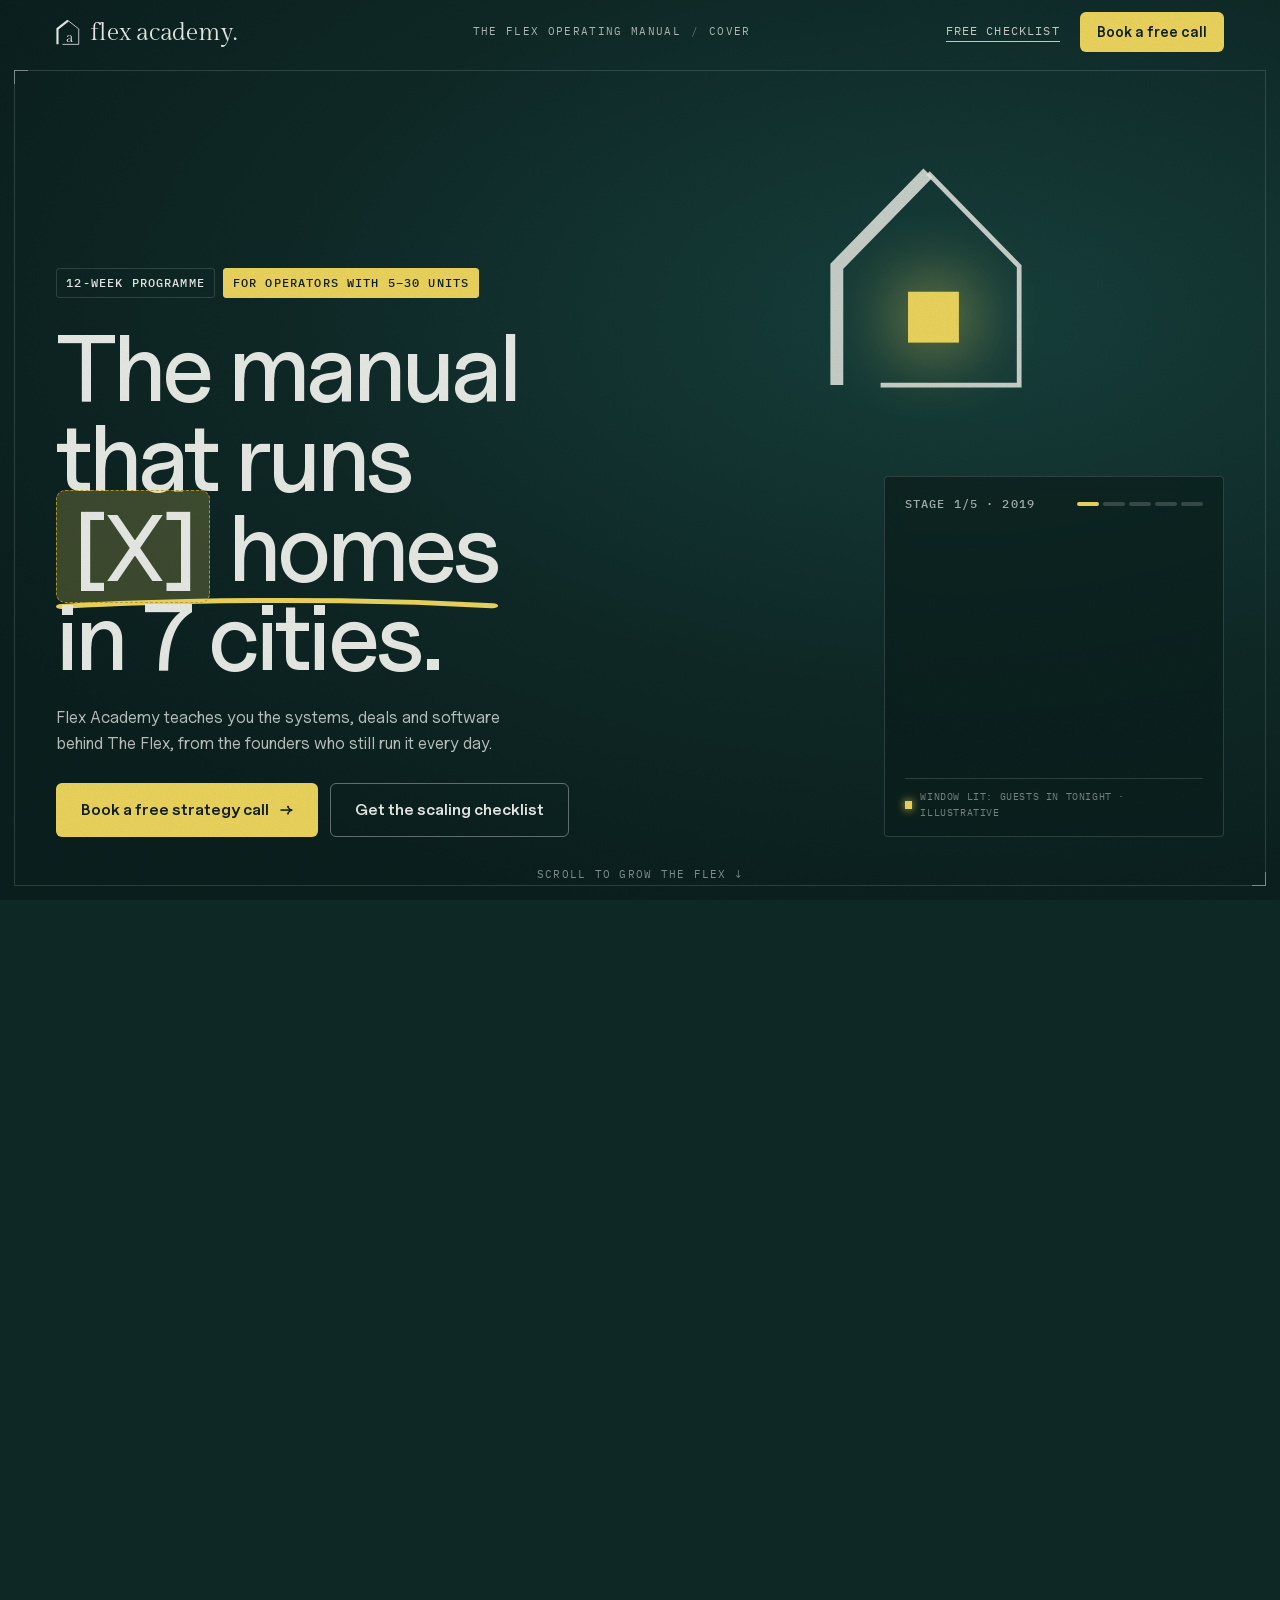
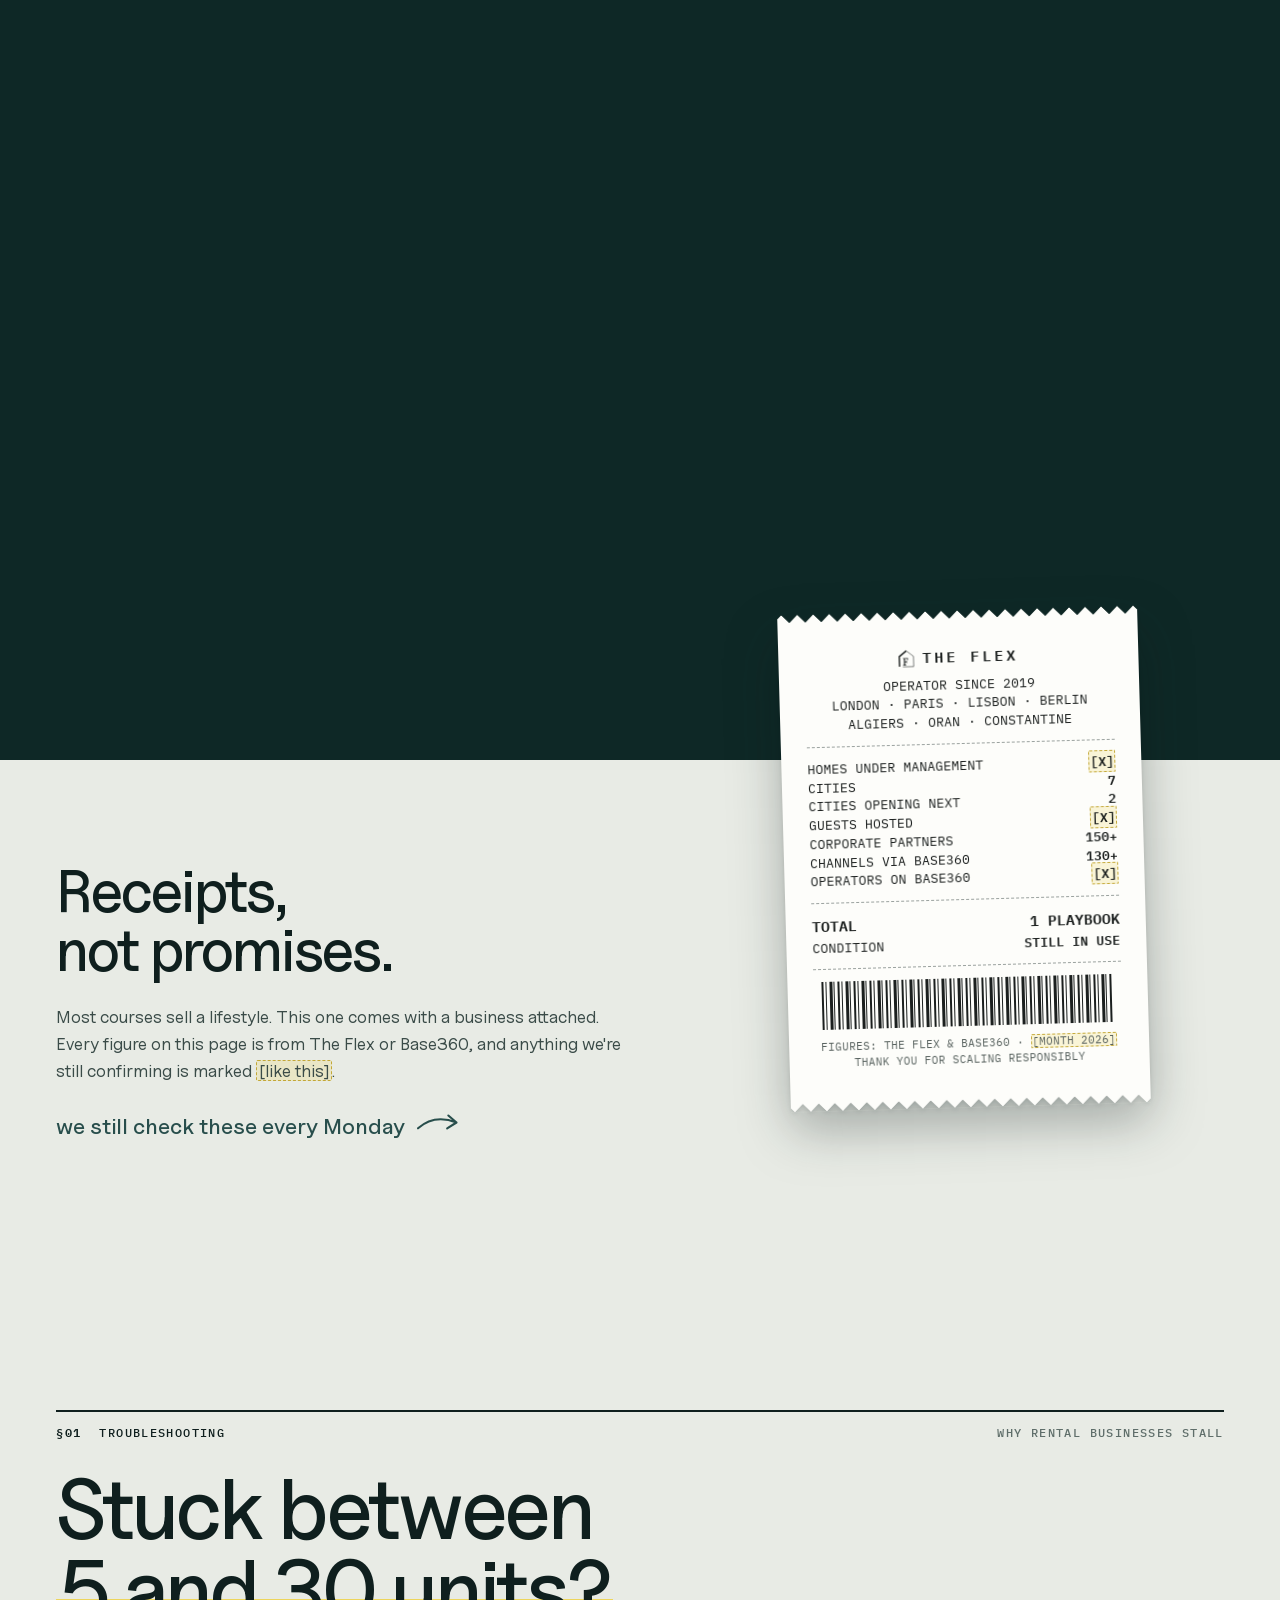
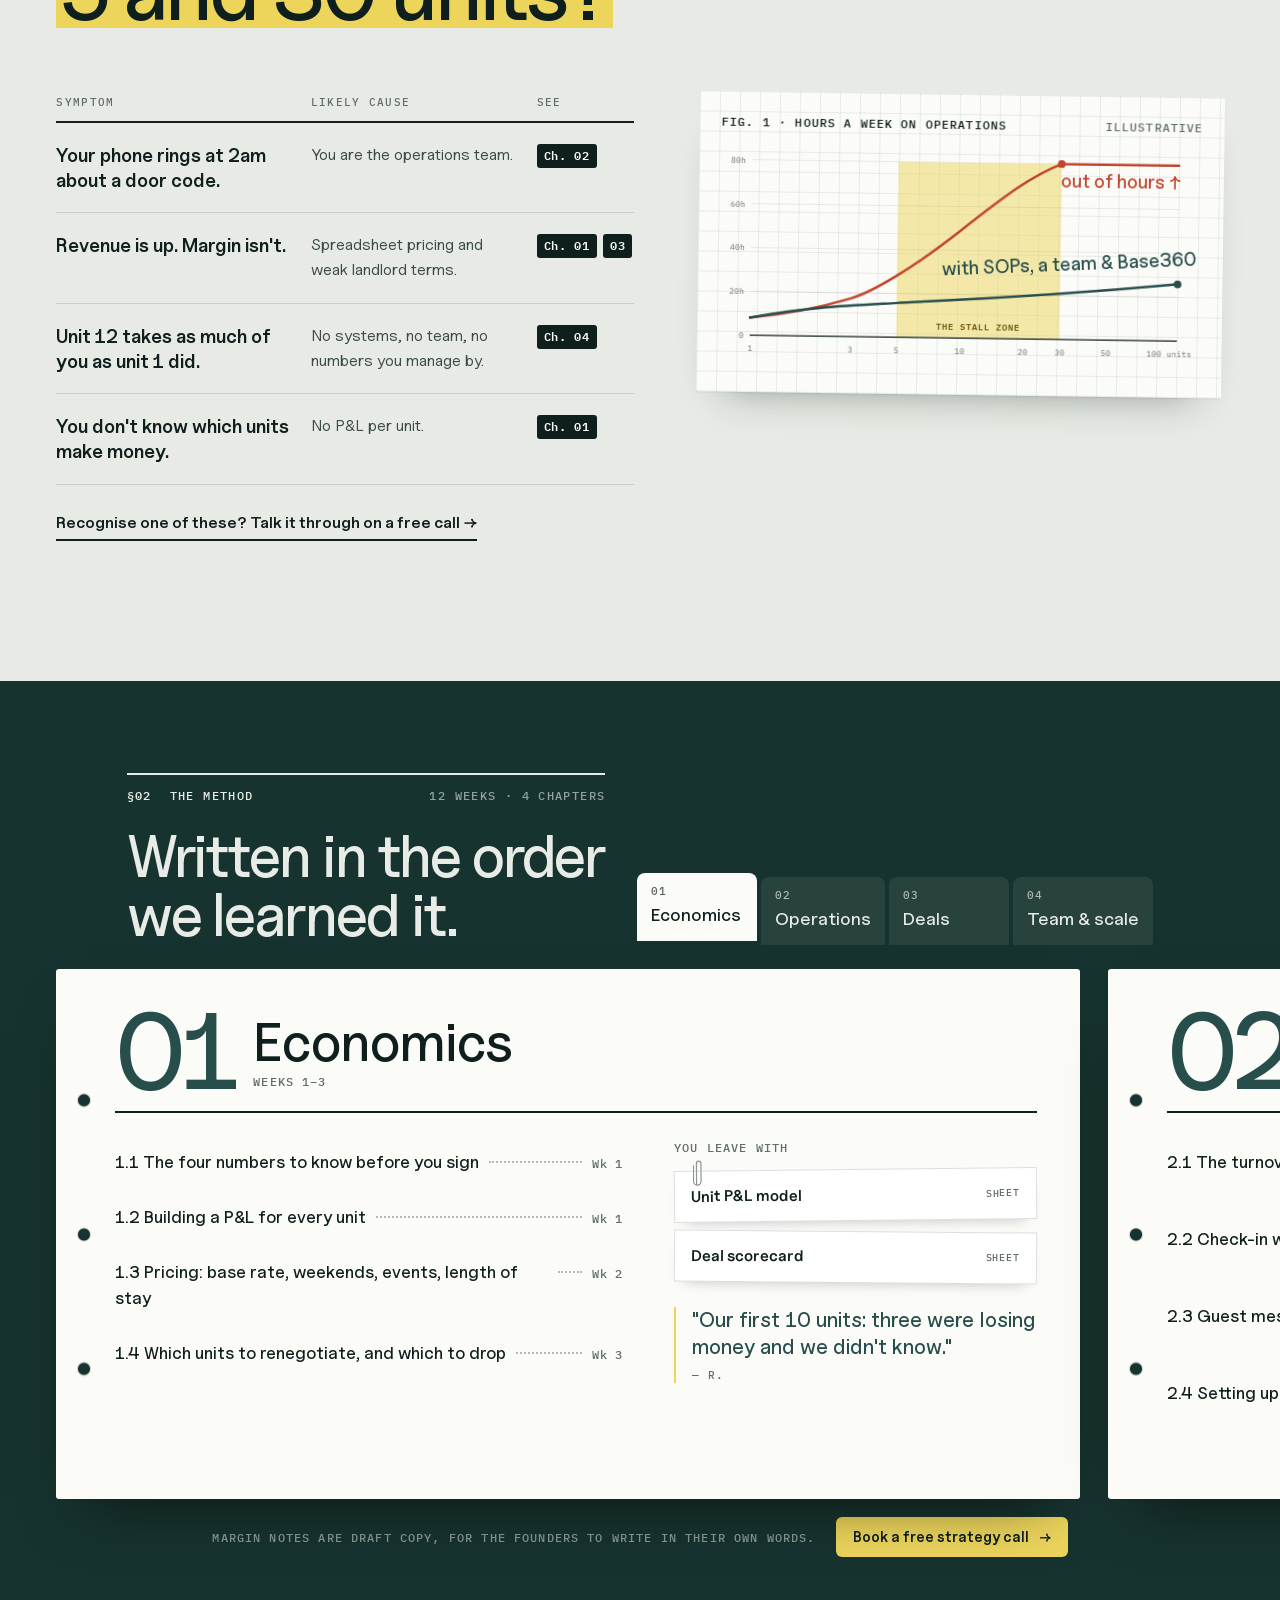
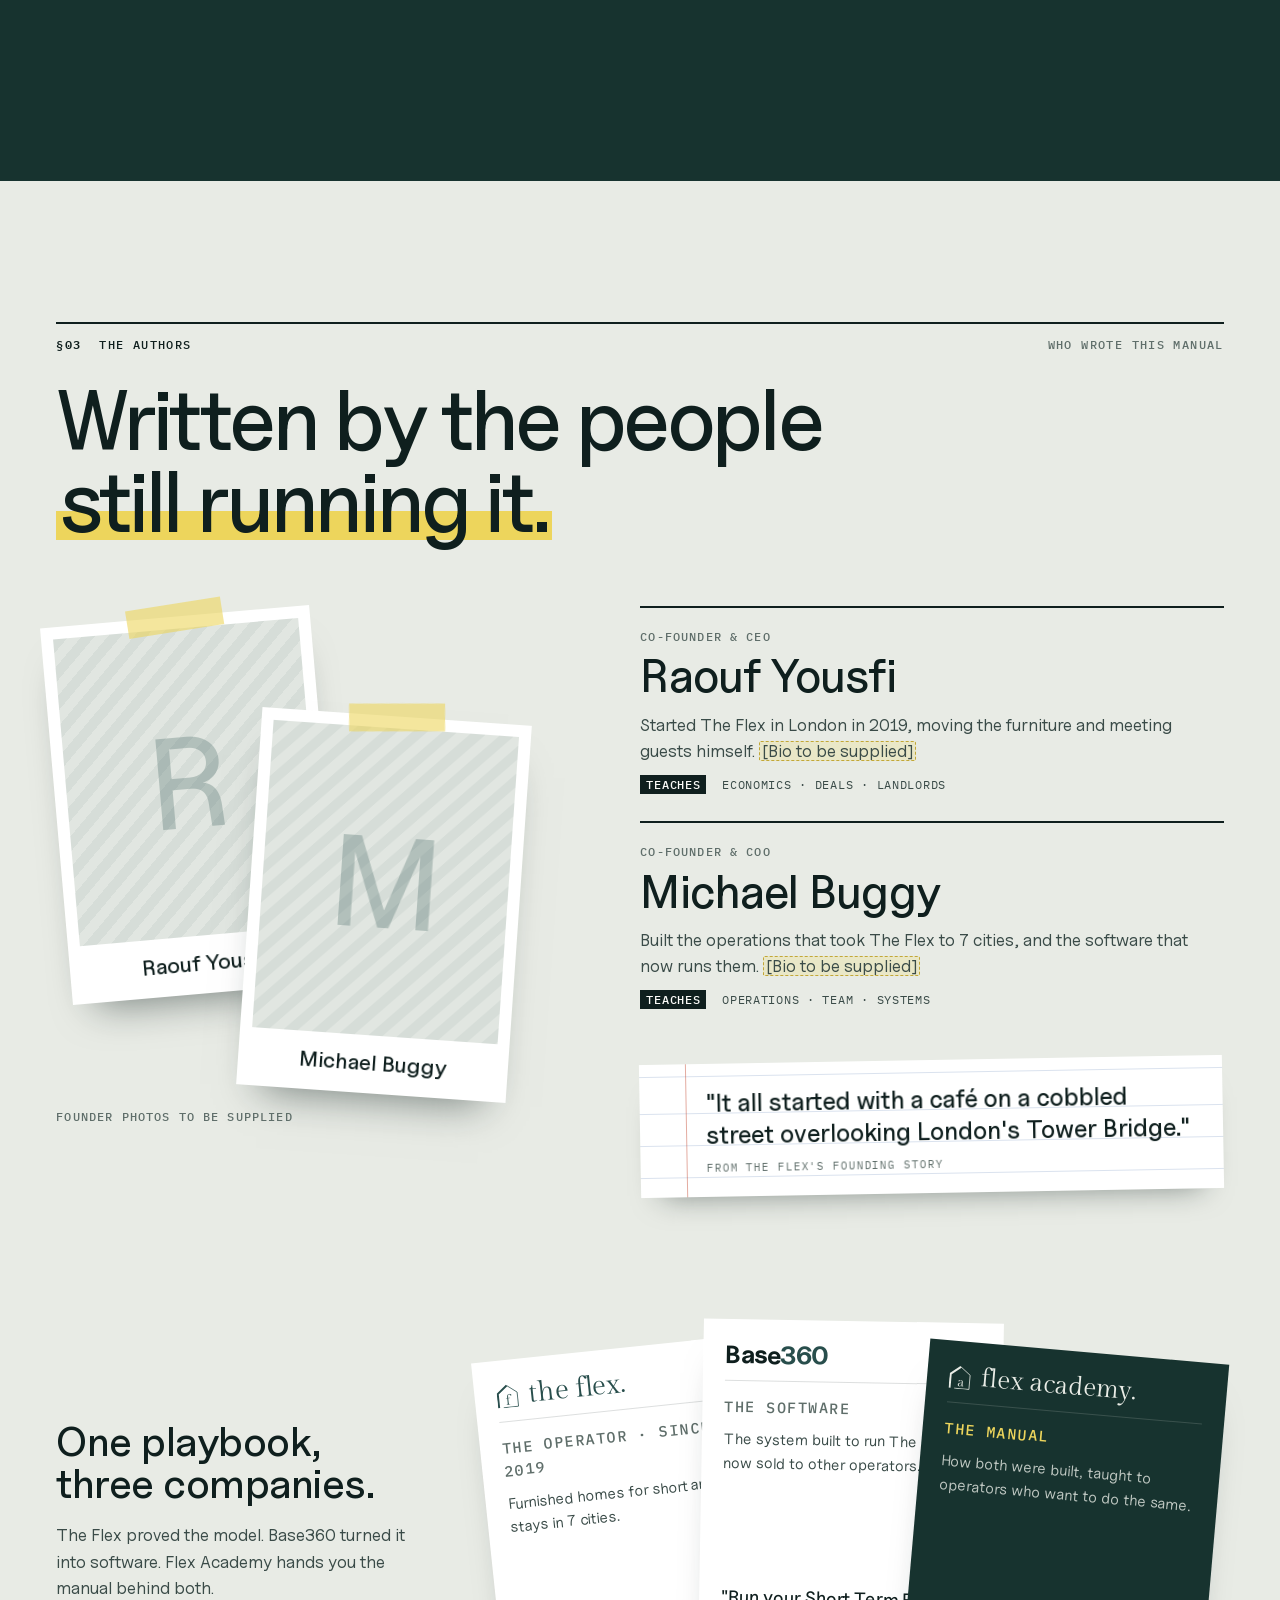
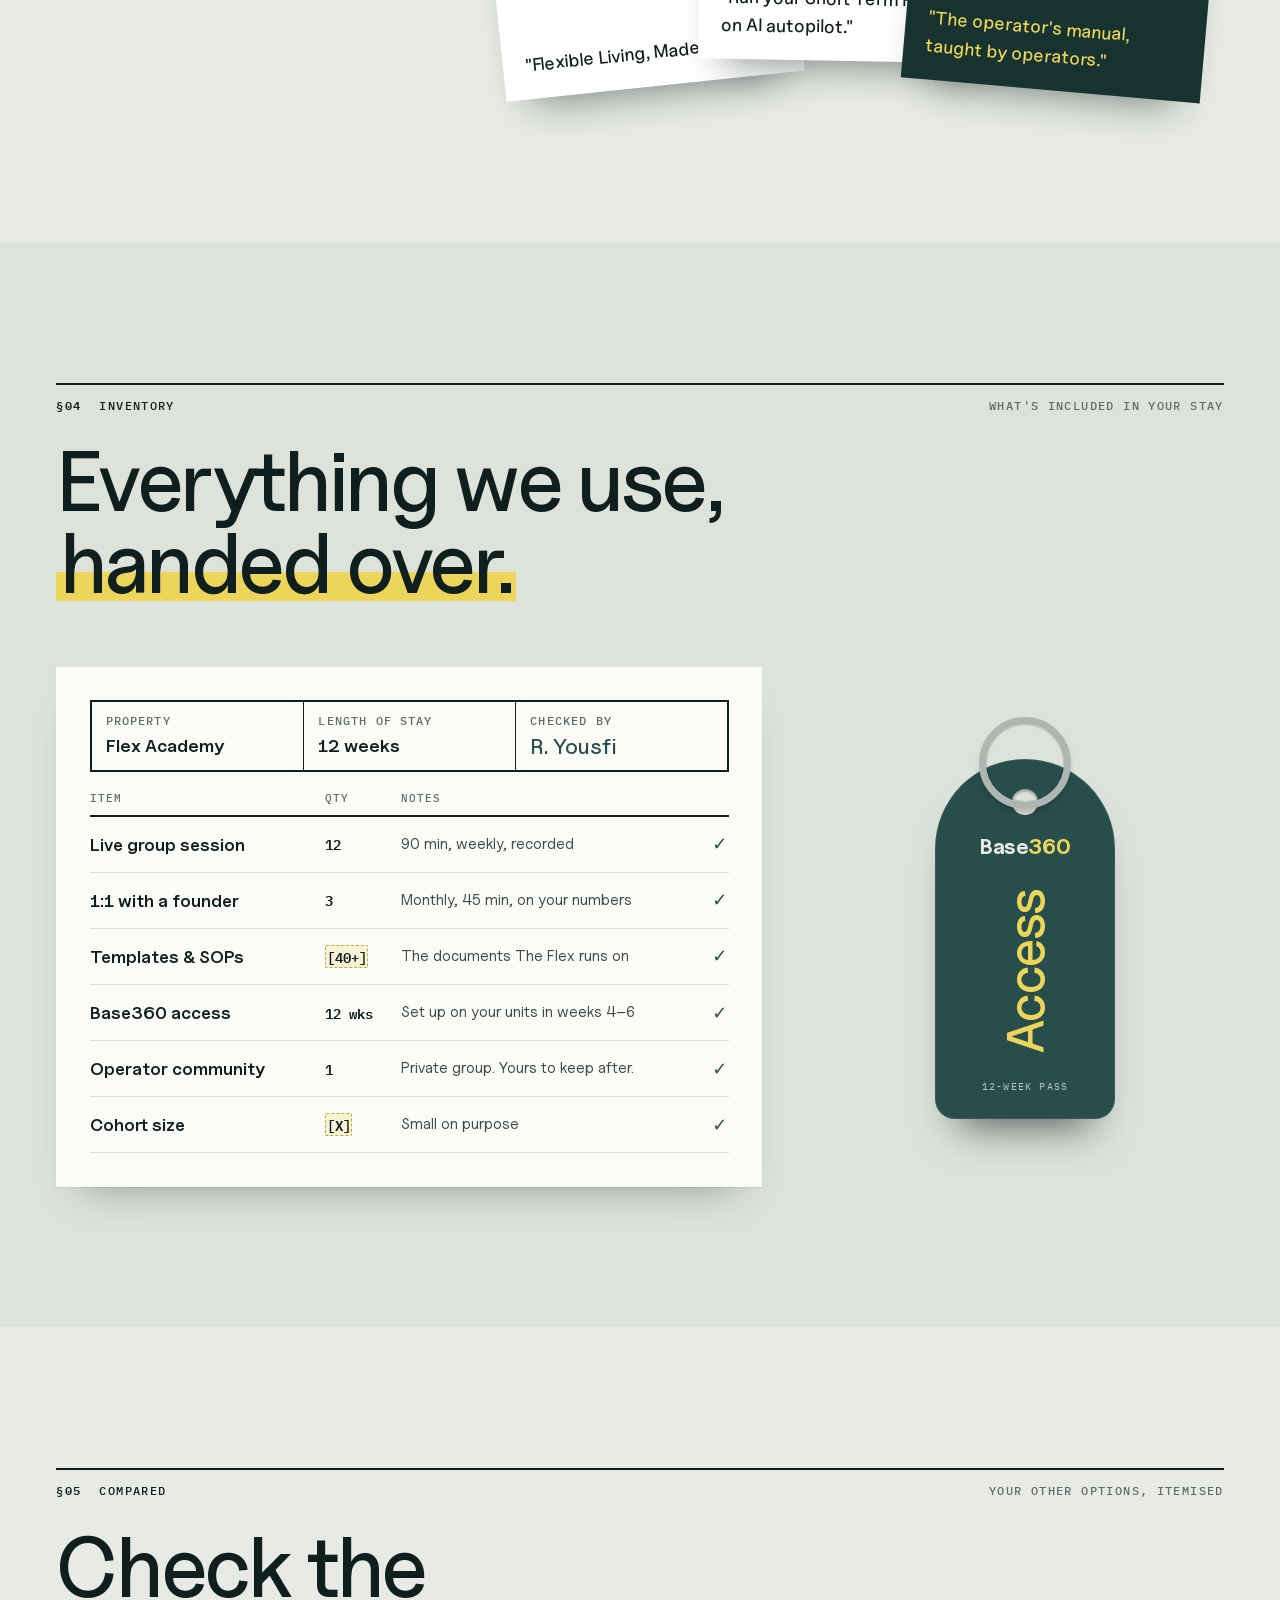
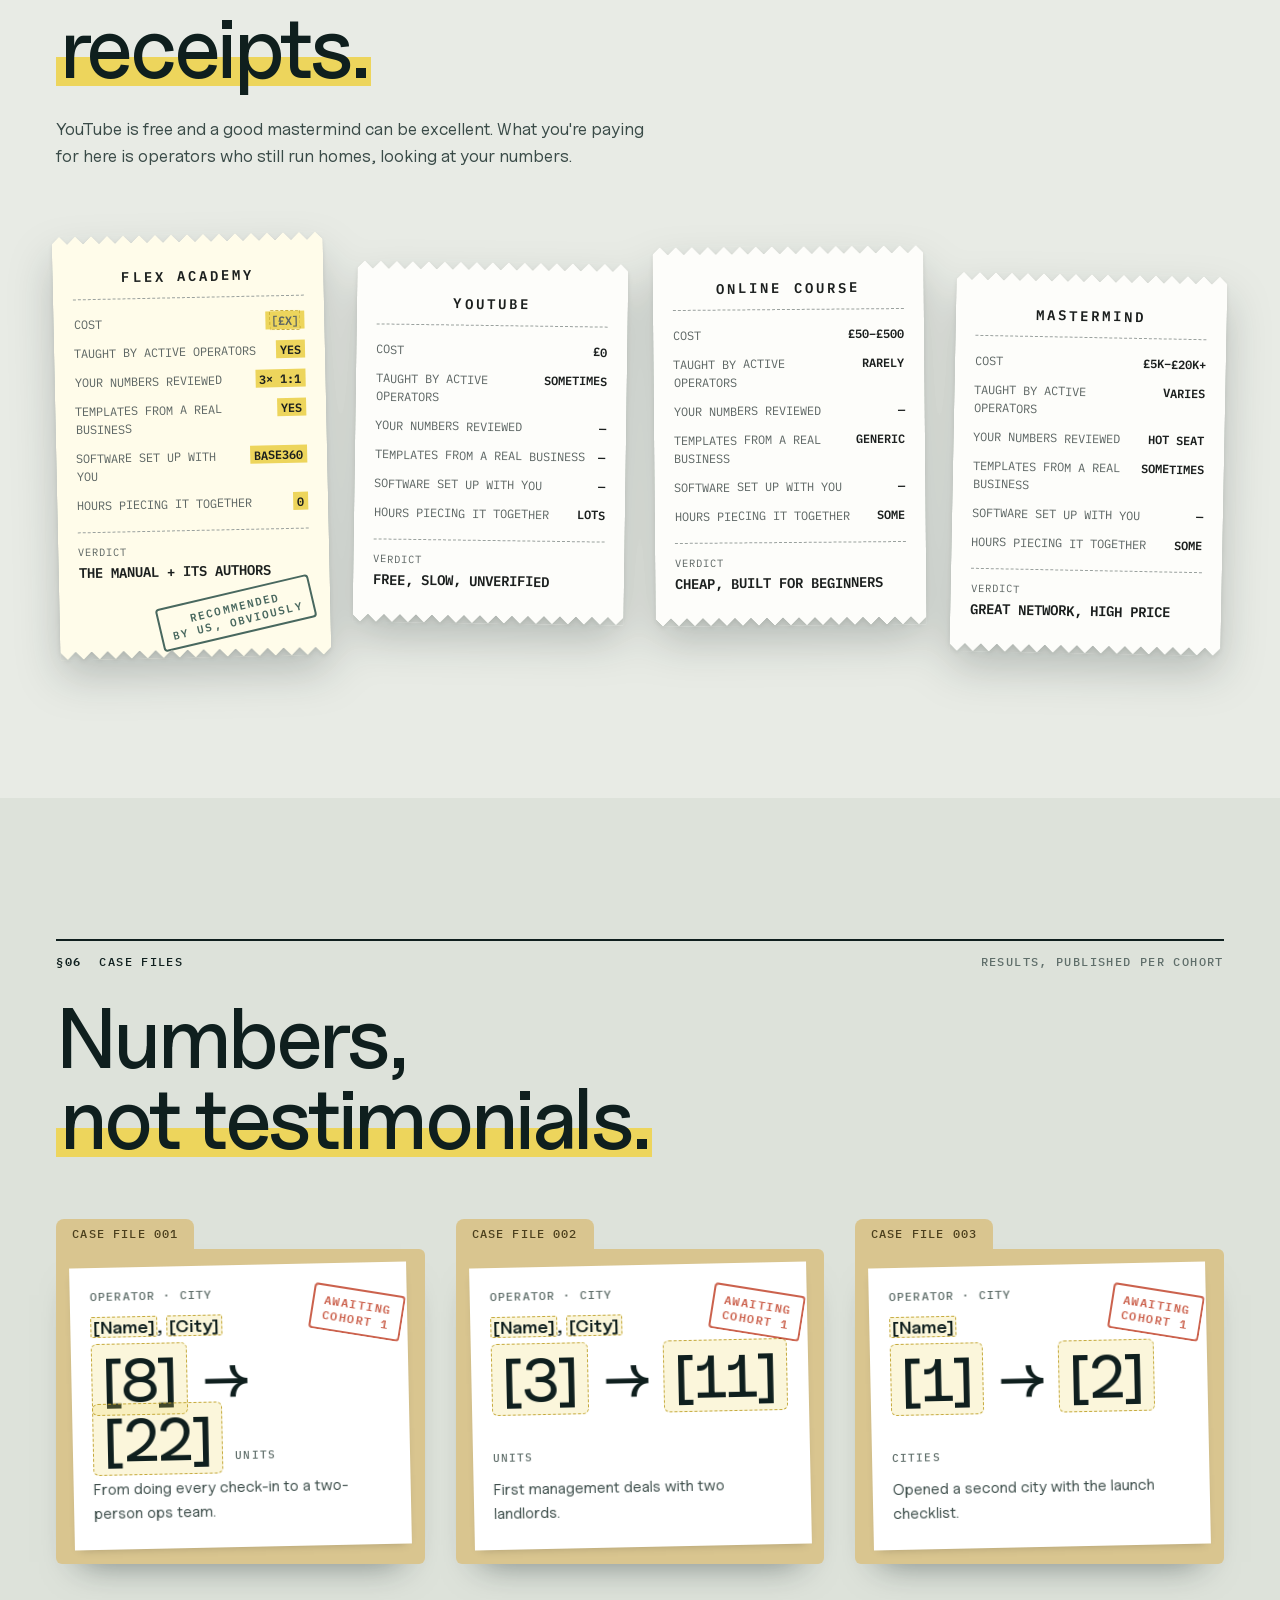
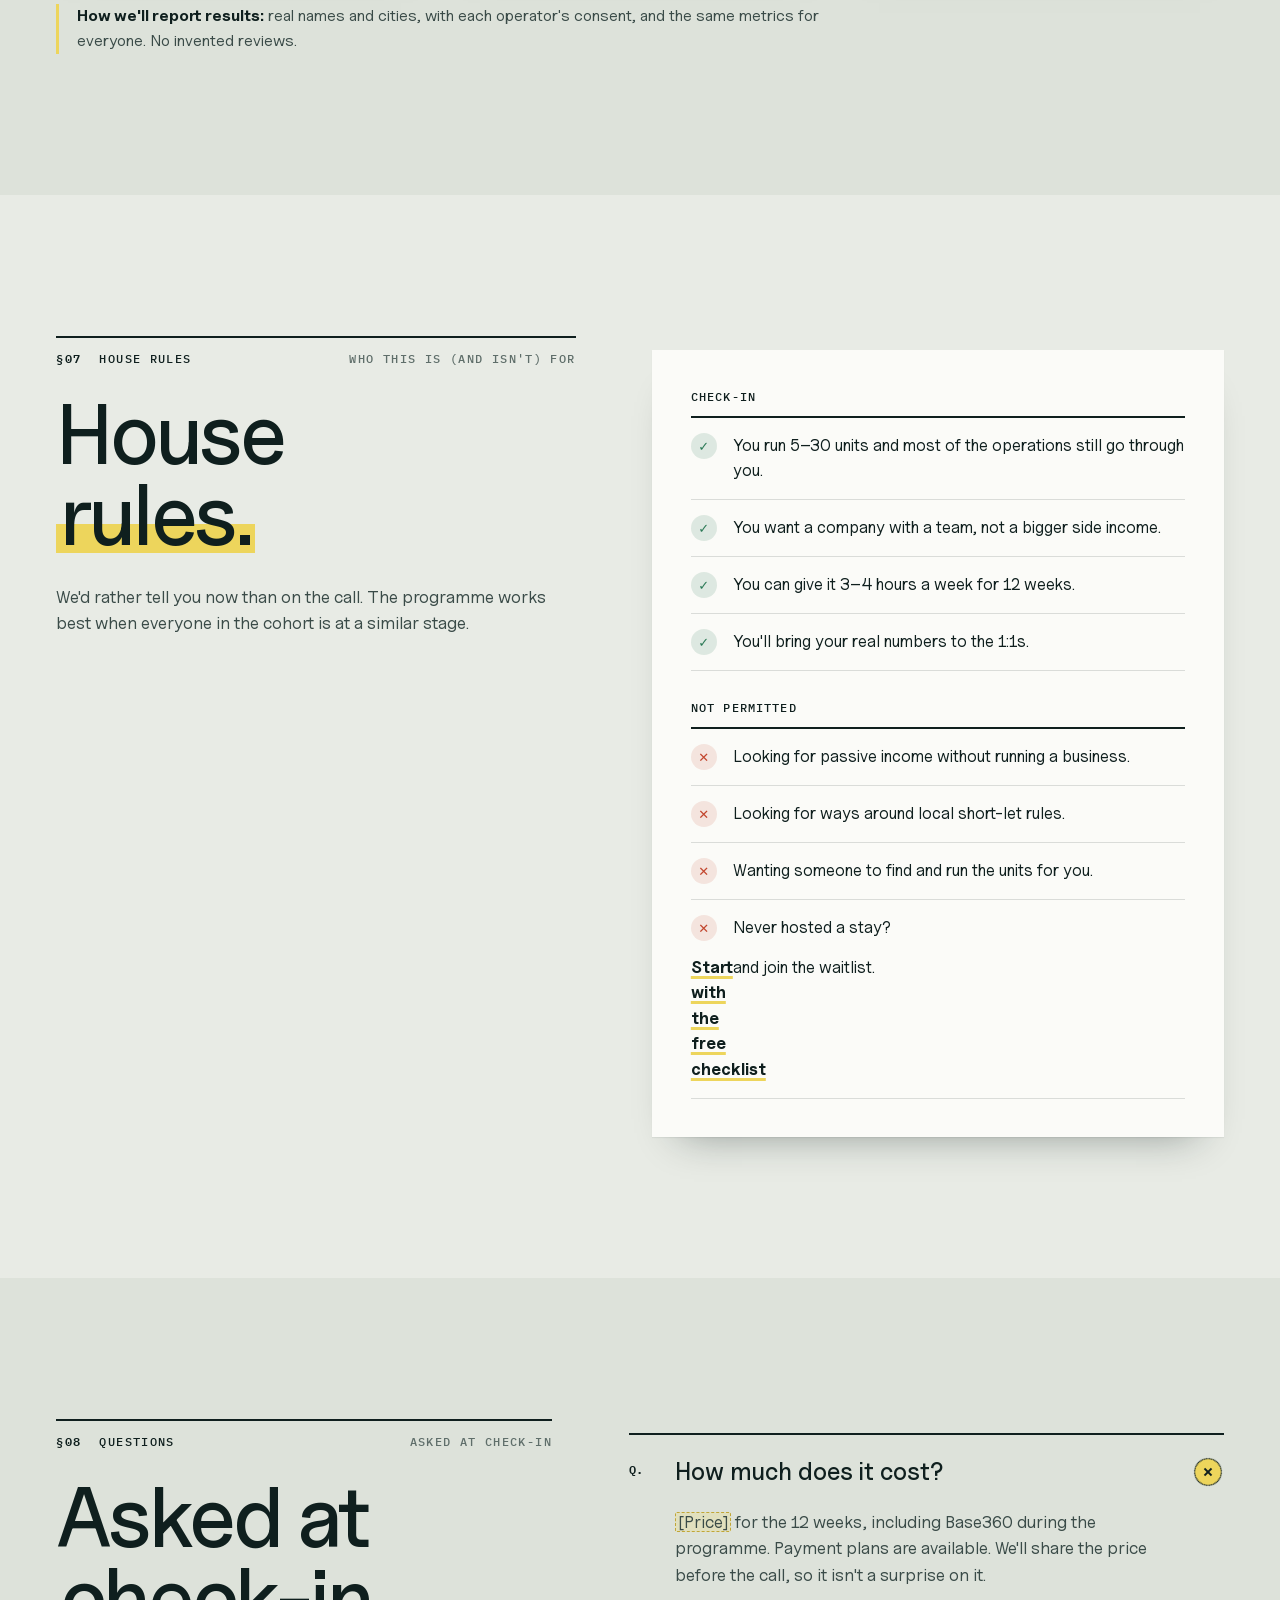
<file: sites/01-receipts/index.html>
<!doctype html>
<html lang="en">
<head>
<meta charset="utf-8">
<meta name="viewport" content="width=device-width, initial-scale=1, viewport-fit=cover">
<title>Flex Academy</title>
<meta name="description" content="The operating manual behind The Flex, taught by its founders. A 12-week programme for short-term rental operators with 5–30 units.">
<meta name="theme-color" content="#12302D">
<link rel="preload" href="fonts/gilda-display.woff2" as="font" type="font/woff2" crossorigin>
<link rel="preload" href="fonts/uncutsans-var.woff2" as="font" type="font/woff2" crossorigin>
<link rel="stylesheet" href="styles.css">
</head>
<body>

<svg width="0" height="0" style="position:absolute" aria-hidden="true">
  <symbol id="mark" viewBox="0 0 26 28"><path d="M1.6 27.2V10.6L13 1.6" fill="none" stroke="currentColor" stroke-width="2.3" stroke-linejoin="miter"/><path d="M13 1.6l11.6 9V27.4H7" fill="none" stroke="currentColor" stroke-width=".9"/><text x="14.2" y="24.6" text-anchor="middle" font-family="Gilda Display, Didot, Georgia, serif" font-size="15.5" fill="currentColor">a</text></symbol>
  <symbol id="mark-flex" viewBox="0 0 26 28"><path d="M1.6 27.2V10.6L13 1.6" fill="none" stroke="currentColor" stroke-width="2.3" stroke-linejoin="miter"/><path d="M13 1.6l11.6 9V27.4H7" fill="none" stroke="currentColor" stroke-width=".9"/><text x="12.4" y="24.6" text-anchor="middle" font-family="Gilda Display, Didot, Georgia, serif" font-size="17" fill="currentColor">f</text></symbol>
  <symbol id="i-check" viewBox="0 0 24 24"><path d="M5 12.5l4.5 4.5L19 7.5" fill="none" stroke="currentColor" stroke-width="2" stroke-linecap="round" stroke-linejoin="round"/></symbol>
  <symbol id="i-close" viewBox="0 0 16 16"><path d="M3 3l10 10M13 3L3 13" stroke="currentColor" stroke-width="1.6" stroke-linecap="round"/></symbol>
  <symbol id="i-arrow" viewBox="0 0 40 24"><path d="M2 14c9-8 20-10 33-5M28 3l7 6-8 5" fill="none" stroke="currentColor" stroke-width="1.8" stroke-linecap="round" stroke-linejoin="round"/></symbol>
  <symbol id="i-clip" viewBox="0 0 16 40"><path d="M5 38V9a3 3 0 016 0v24a5 5 0 01-10 0V12" fill="none" stroke="currentColor" stroke-width="1.6" stroke-linecap="round"/></symbol>
</svg>

<a class="skip" href="#main">Skip to content</a>

<!-- ================= NAV (running header) ================= -->
<header class="nav" id="nav">
  <div class="nav-in">
    <a class="logo" href="#top" aria-label="Flex Academy home">
      <svg><use href="#mark"/></svg>
      <span class="logo-word">flex academy.</span>
    </a>
    <p class="runhead" aria-hidden="true"><span>The Flex Operating Manual</span><span class="runhead-sep">/</span><span id="runhead-ch">Cover</span></p>
    <div class="nav-cta">
      <a class="nav-link" href="#checklist" data-checklist>Free checklist</a>
      <button class="btn btn-hl btn-sm" type="button" data-book>Book a free call</button>
    </div>
  </div>
  <div class="readbar" aria-hidden="true"><i id="readbar"></i></div>
</header>

<main id="main">

<!-- ================= COVER (pinned, scroll-driven) ================= -->
<section class="cover" id="top" aria-labelledby="cover-title" data-ch="Cover">
  <div class="cover-pin">
    <canvas class="houses" id="houses" aria-hidden="true"></canvas>
    <div class="cover-frame" aria-hidden="true"></div>

    <div class="cover-copy">
      <p class="cover-kicker"><span>12-week programme</span><span>For operators with 5–30 units</span></p>
      <h1 class="cover-title" id="cover-title">
        <span class="line">The manual</span>
        <span class="line">that runs</span>
        <span class="line"><span class="swash"><span class="ph">[X]</span>&nbsp;homes</span></span>
        <span class="line">in 7 cities.</span>
      </h1>
      <p class="cover-sub">Flex Academy teaches you the systems, deals and software behind The Flex, from the founders who still run it every day.</p>
      <div class="cover-ctas">
        <button class="btn btn-hl" type="button" data-book>Book a free strategy call <span class="arr" aria-hidden="true">→</span></button>
        <a class="btn btn-ghost" href="#checklist" data-checklist>Get the scaling checklist</a>
      </div>
    </div>

    <aside class="stage" id="stage" aria-live="polite" aria-label="How The Flex grew">
      <div class="stage-top">
        <span class="mono" id="st-label">Stage 1/5 · 2019</span>
        <span class="stage-dots" role="tablist" aria-label="Growth stages">
          <button role="tab" data-s="0" aria-selected="true" aria-label="Stage 1: 1 flat"></button>
          <button role="tab" data-s="1" aria-selected="false" aria-label="Stage 2: 10 units"></button>
          <button role="tab" data-s="2" aria-selected="false" aria-label="Stage 3: 30 units"></button>
          <button role="tab" data-s="3" aria-selected="false" aria-label="Stage 4: 100+ units"></button>
          <button role="tab" data-s="4" aria-selected="false" aria-label="Stage 5: all homes today"></button>
        </span>
      </div>
      <div class="stage-count"><b id="st-count">1</b><span id="st-unit">flat<br>London</span></div>
      <p class="hand stage-note" id="st-note">Raouf moved the furniture in himself.</p>
      <dl class="stage-dl">
        <dt>Broke</dt><dd id="st-broke">Nothing yet. Every guest message came to one phone.</dd>
        <dt>Built</dt><dd id="st-built">A standard: same checklist, same welcome, every stay.</dd>
      </dl>
      <p class="stage-legend"><i></i>Window lit: guests in tonight · illustrative</p>
    </aside>

    <p class="scrollhint" id="scrollhint" aria-hidden="true">Scroll to grow The Flex <span>↓</span></p>
  </div>
</section>

<!-- ================= RECEIPT (proof) ================= -->
<section class="receipt-sec" id="receipt" aria-labelledby="receipt-title" data-ch="The receipt">
  <div class="wrap receipt-grid">
    <div class="receipt-copy">
      <h2 class="h2" id="receipt-title">Receipts,<br>not promises.</h2>
      <p class="lede">Most courses sell a lifestyle. This one comes with a business attached. Every figure on this page is from The Flex or Base360, and anything we're still confirming is marked <span class="ph">[like this]</span>.</p>
      <p class="hand note-l">we still check these every Monday <svg class="hand-arrow"><use href="#i-arrow"/></svg></p>
    </div>
    <div class="receipt-wrap" id="receipt-paper">
      <div class="receipt">
        <p class="r-center r-logo"><svg><use href="#mark-flex"/></svg>THE FLEX</p>
        <p class="r-center">OPERATOR SINCE 2019<br>LONDON · PARIS · LISBON · BERLIN<br>ALGIERS · ORAN · CONSTANTINE</p>
        <p class="r-rule"></p>
        <p class="r-row"><span>Homes under management</span><b><span class="ph">[X]</span></b></p>
        <p class="r-row"><span>Cities</span><b>7</b></p>
        <p class="r-row"><span>Cities opening next</span><b>2</b></p>
        <p class="r-row"><span>Guests hosted</span><b><span class="ph">[X]</span></b></p>
        <p class="r-row"><span>Corporate partners</span><b>150+</b></p>
        <p class="r-row"><span>Channels via Base360</span><b>130+</b></p>
        <p class="r-row"><span>Operators on Base360</span><b><span class="ph">[X]</span></b></p>
        <p class="r-rule"></p>
        <p class="r-row r-total"><span>TOTAL</span><b>1 PLAYBOOK</b></p>
        <p class="r-row"><span>Condition</span><b>STILL IN USE</b></p>
        <p class="r-rule"></p>
        <div class="r-barcode" aria-hidden="true"></div>
        <p class="r-center r-small">FIGURES: THE FLEX &amp; BASE360 · <span class="ph">[MONTH 2026]</span><br>THANK YOU FOR SCALING RESPONSIBLY</p>
      </div>
    </div>
  </div>
</section>

<!-- ================= §01 TROUBLESHOOTING (problem) ================= -->
<section class="sec" id="problem" aria-labelledby="problem-title" data-ch="§01 Troubleshooting">
  <div class="wrap">
    <header class="ch-head">
      <p class="ch-line"><span>§01</span><span>Troubleshooting</span><span>Why rental businesses stall</span></p>
      <h2 class="h2 xl" id="problem-title">Stuck between<br><span class="hl">5 and 30 units?</span></h2>
    </header>

    <div class="trouble-grid">
      <div class="trouble">
        <table class="tt">
          <caption class="sr-only">Common symptoms, causes, and the chapter that fixes each</caption>
          <thead><tr><th scope="col">Symptom</th><th scope="col">Likely cause</th><th scope="col">See</th></tr></thead>
          <tbody>
            <tr><th scope="row">Your phone rings at 2am about a door code.</th><td>You are the operations team.</td><td><a href="#method" data-goto-ch="1">Ch. 02</a></td></tr>
            <tr><th scope="row">Revenue is up. Margin isn't.</th><td>Spreadsheet pricing and weak landlord terms.</td><td><a href="#method" data-goto-ch="0">Ch. 01</a> <a href="#method" data-goto-ch="2">03</a></td></tr>
            <tr><th scope="row">Unit 12 takes as much of you as unit 1 did.</th><td>No systems, no team, no numbers you manage by.</td><td><a href="#method" data-goto-ch="3">Ch. 04</a></td></tr>
            <tr><th scope="row">You don't know which units make money.</th><td>No P&amp;L per unit.</td><td><a href="#method" data-goto-ch="0">Ch. 01</a></td></tr>
          </tbody>
        </table>
        <button class="textbtn" type="button" data-book>Recognise one of these? Talk it through on a free call <span aria-hidden="true">→</span></button>
      </div>

      <figure class="graph" id="graph">
        <figcaption><span class="mono">Fig. 1 · Hours a week on operations</span><span class="mono dim">Illustrative</span></figcaption>
        <svg class="graph-svg" viewBox="0 0 620 300" role="img" aria-labelledby="g-t g-d">
          <title id="g-t">Hours on operations as units grow</title>
          <desc id="g-d">Run by hand, weekly hours climb steeply between 5 and 30 units until there are none left. With systems, they stay nearly flat.</desc>
          <rect x="228.7" y="24" width="210.1" height="226" class="g-zone"/>
          <g class="g-grid"><line x1="40" y1="193.5" x2="590" y2="193.5"/><line x1="40" y1="137" x2="590" y2="137"/><line x1="40" y1="80.5" x2="590" y2="80.5"/><line x1="40" y1="24" x2="590" y2="24"/></g>
          <line x1="40" y1="250" x2="590" y2="250" class="g-axis"/>
          <g class="g-tick" text-anchor="end"><text x="32" y="254">0</text><text x="32" y="197.5">20h</text><text x="32" y="141">40h</text><text x="32" y="84.5">60h</text><text x="32" y="28">80h</text></g>
          <g class="g-tick" text-anchor="middle"><text x="40" y="270">1</text><text x="168.8" y="270">3</text><text x="228.7" y="270">5</text><text x="310" y="270">10</text><text x="391.3" y="270">20</text><text x="438.8" y="270">30</text><text x="498.7" y="270">50</text><text x="580" y="270">100 units</text></g>
          <path class="g-line g-hand" pathLength="1" d="M40 227.4 C 90 222, 140 210, 168.8 201.1 S 250 160, 310 111.4 S 400 40, 438.8 24 L 590 24"/>
          <path class="g-line g-sys" pathLength="1" d="M40 227.4 C 110 213, 170 210, 228.7 205.9 S 400 197, 590 176.9"/>
          <circle cx="438.8" cy="24" r="5" class="g-dot-hand"/>
          <circle cx="590" cy="176.9" r="5" class="g-dot-sys"/>
          <text x="333.75" y="240" text-anchor="middle" class="g-zlabel">THE STALL ZONE</text>
        </svg>
        <p class="hand g-note g-note-1">out of hours ↑</p>
        <p class="hand g-note g-note-2">with SOPs, a team &amp; Base360</p>
      </figure>
    </div>
  </div>
</section>

<!-- ================= §02 THE METHOD (pinned horizontal chapters) ================= -->
<section class="method" id="method" aria-labelledby="method-title" data-ch="§02 The method">
  <div class="method-pin">
    <div class="wrap method-head">
      <div>
        <p class="ch-line on-dark"><span>§02</span><span>The method</span><span>12 weeks · 4 chapters</span></p>
        <h2 class="h2" id="method-title">Written in the order<br>we learned it.</h2>
      </div>
      <div class="binder-tabs" role="tablist" aria-label="Chapters">
        <button role="tab" aria-selected="true" data-ch-i="0"><b>01</b>Economics</button>
        <button role="tab" aria-selected="false" data-ch-i="1"><b>02</b>Operations</button>
        <button role="tab" aria-selected="false" data-ch-i="2"><b>03</b>Deals</button>
        <button role="tab" aria-selected="false" data-ch-i="3"><b>04</b>Team &amp; scale</button>
      </div>
    </div>

    <div class="method-view">
      <div class="method-track" id="method-track">

        <article class="page" data-page="0">
          <header class="page-head"><b class="page-num">01</b><div><h3>Economics</h3><span class="mono">Weeks 1–3</span></div></header>
          <div class="page-body">
            <ol class="toc">
              <li><span>1.1 The four numbers to know before you sign</span><i></i><em>Wk 1</em></li>
              <li><span>1.2 Building a P&amp;L for every unit</span><i></i><em>Wk 1</em></li>
              <li><span>1.3 Pricing: base rate, weekends, events, length of stay</span><i></i><em>Wk 2</em></li>
              <li><span>1.4 Which units to renegotiate, and which to drop</span><i></i><em>Wk 3</em></li>
            </ol>
            <div class="page-side">
              <p class="mono dim">You leave with</p>
              <div class="docs"><span class="doc"><svg class="clip"><use href="#i-clip"/></svg>Unit P&amp;L model<small>Sheet</small></span><span class="doc">Deal scorecard<small>Sheet</small></span></div>
              <p class="hand margin">"Our first 10 units: three were losing money and we didn't know." <span>R.</span></p>
            </div>
          </div>
        </article>

        <article class="page" data-page="1">
          <header class="page-head"><b class="page-num">02</b><div><h3>Operations</h3><span class="mono">Weeks 4–6</span></div></header>
          <div class="page-body">
            <ol class="toc">
              <li><span>2.1 The turnover checklist our cleaners use</span><i></i><em>Wk 4</em></li>
              <li><span>2.2 Check-in without a phone call</span><i></i><em>Wk 4</em></li>
              <li><span>2.3 Guest messages you should never write twice</span><i></i><em>Wk 5</em></li>
              <li><span>2.4 Setting up Base360 on your units</span><i></i><em>Wk 6</em></li>
            </ol>
            <div class="page-side">
              <p class="mono dim">You leave with</p>
              <div class="docs"><span class="doc"><svg class="clip"><use href="#i-clip"/></svg>Cleaning &amp; check-in SOPs<small>Doc</small></span><span class="doc">Guest message playbook<small>Doc</small></span><span class="doc">Base360, live<small>Software</small></span></div>
              <p class="hand margin">"Most of our 2am calls were door codes. Fix that first." <span>M.</span></p>
            </div>
          </div>
        </article>

        <article class="page" data-page="2">
          <header class="page-head"><b class="page-num">03</b><div><h3>Deals</h3><span class="mono">Weeks 7–9</span></div></header>
          <div class="page-body">
            <ol class="toc">
              <li><span>3.1 Rent-to-rent vs management agreements</span><i></i><em>Wk 7</em></li>
              <li><span>3.2 Pitching landlords and agents</span><i></i><em>Wk 8</em></li>
              <li><span>3.3 Terms that protect your margin</span><i></i><em>Wk 8</em></li>
              <li><span>3.4 Corporate housing: how we built 150+ partners</span><i></i><em>Wk 9</em></li>
            </ol>
            <div class="page-side">
              <p class="mono dim">You leave with</p>
              <div class="docs"><span class="doc"><svg class="clip"><use href="#i-clip"/></svg>Landlord pitch deck<small>Slides</small></span><span class="doc">Contract templates<small>Doc</small></span></div>
              <p class="hand margin">"Landlords care about empty months, not your Airbnb reviews." <span>R.</span></p>
            </div>
          </div>
        </article>

        <article class="page" data-page="3">
          <header class="page-head"><b class="page-num">04</b><div><h3>Team &amp; scale</h3><span class="mono">Weeks 10–12</span></div></header>
          <div class="page-body">
            <ol class="toc">
              <li><span>4.1 Your first ops hire: who, when, what they own</span><i></i><em>Wk 10</em></li>
              <li><span>4.2 The weekly numbers meeting</span><i></i><em>Wk 11</em></li>
              <li><span>4.3 The city launch checklist</span><i></i><em>Wk 12</em></li>
              <li><span>4.4 Your 12-month plan, reviewed by a founder</span><i></i><em>Wk 12</em></li>
            </ol>
            <div class="page-side">
              <p class="mono dim">You leave with</p>
              <div class="docs"><span class="doc"><svg class="clip"><use href="#i-clip"/></svg>Ops manager scorecard<small>Doc</small></span><span class="doc">City launch checklist<small>Doc</small></span></div>
              <p class="hand margin">"Hire before it hurts. We waited too long, twice." <span>M.</span></p>
            </div>
          </div>
        </article>

      </div>
    </div>
    <p class="wrap method-foot"><span class="mono">Margin notes are draft copy, for the founders to write in their own words.</span><button class="btn btn-hl btn-sm" type="button" data-book>Book a free strategy call <span class="arr" aria-hidden="true">→</span></button></p>
  </div>
</section>

<!-- ================= §03 THE AUTHORS ================= -->
<section class="sec" id="founders" aria-labelledby="founders-title" data-ch="§03 The authors">
  <div class="wrap">
    <header class="ch-head">
      <p class="ch-line"><span>§03</span><span>The authors</span><span>Who wrote this manual</span></p>
      <h2 class="h2 xl" id="founders-title">Written by the people<br><span class="hl">still running it.</span></h2>
    </header>

    <div class="authors">
      <div class="polaroids">
        <figure class="polaroid p1"><div class="pol-photo"><span>R</span></div><figcaption class="hand">Raouf Yousfi</figcaption><i class="tape" aria-hidden="true"></i></figure>
        <figure class="polaroid p2"><div class="pol-photo"><span>M</span></div><figcaption class="hand">Michael Buggy</figcaption><i class="tape" aria-hidden="true"></i></figure>
        <p class="mono dim pol-note">Founder photos to be supplied</p>
      </div>

      <div class="bios">
        <div class="bio">
          <p class="mono">Co-founder &amp; CEO</p>
          <h3>Raouf Yousfi</h3>
          <p>Started The Flex in London in 2019, moving the furniture and meeting guests himself. <span class="ph">[Bio to be supplied]</span></p>
          <p class="teaches"><b>Teaches</b> Economics · Deals · Landlords</p>
        </div>
        <div class="bio">
          <p class="mono">Co-founder &amp; COO</p>
          <h3>Michael Buggy</h3>
          <p>Built the operations that took The Flex to 7 cities, and the software that now runs them. <span class="ph">[Bio to be supplied]</span></p>
          <p class="teaches"><b>Teaches</b> Operations · Team · Systems</p>
        </div>
        <blockquote class="index-card">
          <p>"It all started with a café on a cobbled street overlooking London's Tower Bridge."</p>
          <cite>From The Flex's founding story</cite>
        </blockquote>
      </div>
    </div>

    <div class="family">
      <div class="family-copy">
        <h3 class="h3">One playbook,<br>three companies.</h3>
        <p>The Flex proved the model. Base360 turned it into software. Flex Academy hands you the manual behind both.</p>
      </div>
      <div class="letterheads">
        <article class="lh lh-flex">
          <header><svg><use href="#mark-flex"/></svg><span class="lh-flex-word">the flex.</span></header>
          <p class="mono">The operator · since 2019</p>
          <p>Furnished homes for short and long stays in 7 cities.</p>
          <p class="lh-tag">"Flexible Living, Made Easy."</p>
        </article>
        <article class="lh lh-base">
          <header><span class="lh-base-word">Base<b>360</b></span></header>
          <p class="mono">The software</p>
          <p>The system built to run The Flex, now sold to other operators.</p>
          <p class="lh-tag">"Run your Short Term Rentals on AI autopilot."</p>
        </article>
        <article class="lh lh-acad">
          <header><svg><use href="#mark"/></svg><span class="lh-acad-word">flex academy.</span></header>
          <p class="mono">The manual</p>
          <p>How both were built, taught to operators who want to do the same.</p>
          <p class="lh-tag">"The operator's manual, taught by operators."</p>
        </article>
      </div>
    </div>
  </div>
</section>

<!-- ================= §04 INVENTORY ================= -->
<section class="sec sec-tint" id="programme" aria-labelledby="inv-title" data-ch="§04 Inventory">
  <div class="wrap">
    <header class="ch-head">
      <p class="ch-line"><span>§04</span><span>Inventory</span><span>What's included in your stay</span></p>
      <h2 class="h2 xl" id="inv-title">Everything we use,<br><span class="hl">handed over.</span></h2>
    </header>

    <div class="inv-grid">
      <div class="inventory">
        <div class="inv-head">
          <div><span class="mono dim">Property</span><b>Flex Academy</b></div>
          <div><span class="mono dim">Length of stay</span><b>12 weeks</b></div>
          <div><span class="mono dim">Checked by</span><b class="hand sig">R. Yousfi</b></div>
        </div>
        <table class="inv">
          <caption class="sr-only">What the programme includes</caption>
          <thead><tr><th scope="col">Item</th><th scope="col">Qty</th><th scope="col">Notes</th><th scope="col"><span class="sr-only">Included</span></th></tr></thead>
          <tbody>
            <tr><th scope="row">Live group session</th><td>12</td><td>90 min, weekly, recorded</td><td class="tick" aria-label="Included">✓</td></tr>
            <tr><th scope="row">1:1 with a founder</th><td>3</td><td>Monthly, 45 min, on your numbers</td><td class="tick" aria-label="Included">✓</td></tr>
            <tr><th scope="row">Templates &amp; SOPs</th><td><span class="ph">[40+]</span></td><td>The documents The Flex runs on</td><td class="tick" aria-label="Included">✓</td></tr>
            <tr><th scope="row">Base360 access</th><td>12 wks</td><td>Set up on your units in weeks 4–6</td><td class="tick" aria-label="Included">✓</td></tr>
            <tr><th scope="row">Operator community</th><td>1</td><td>Private group. Yours to keep after.</td><td class="tick" aria-label="Included">✓</td></tr>
            <tr><th scope="row">Cohort size</th><td><span class="ph">[X]</span></td><td>Small on purpose</td><td class="tick" aria-label="Included">✓</td></tr>
          </tbody>
        </table>
      </div>

      <div class="keytag-wrap" aria-hidden="true">
        <div class="keyring"></div>
        <div class="keytag">
          <span class="kt-hole"></span>
          <span class="kt-brand">Base<b>360</b></span>
          <span class="kt-big">Access</span>
          <span class="kt-small">12-week pass</span>
        </div>
      </div>
    </div>
  </div>
</section>

<!-- ================= §05 RECEIPTS COMPARED ================= -->
<section class="sec" id="compare" aria-labelledby="cmp-title" data-ch="§05 Compared">
  <div class="wrap">
    <header class="ch-head">
      <p class="ch-line"><span>§05</span><span>Compared</span><span>Your other options, itemised</span></p>
      <h2 class="h2 xl" id="cmp-title">Check the<br><span class="hl">receipts.</span></h2>
    </header>
    <p class="lede cmp-lede">YouTube is free and a good mastermind can be excellent. What you're paying for here is operators who still run homes, looking at your numbers.</p>
  </div>
  <div class="receipts-row" role="list">
    <article class="mini-r is-us" role="listitem">
      <p class="mr-title">FLEX ACADEMY</p>
      <p class="mr-row"><span>Cost</span><b><span class="ph">[£X]</span></b></p>
      <p class="mr-row"><span>Taught by active operators</span><b>YES</b></p>
      <p class="mr-row"><span>Your numbers reviewed</span><b>3× 1:1</b></p>
      <p class="mr-row"><span>Templates from a real business</span><b>YES</b></p>
      <p class="mr-row"><span>Software set up with you</span><b>BASE360</b></p>
      <p class="mr-row"><span>Hours piecing it together</span><b>0</b></p>
      <p class="mr-total"><span>Verdict</span><b>The manual + its authors</b></p>
      <span class="stamp">Recommended<br>by us, obviously</span>
    </article>
    <article class="mini-r" role="listitem">
      <p class="mr-title">YOUTUBE</p>
      <p class="mr-row"><span>Cost</span><b>£0</b></p>
      <p class="mr-row"><span>Taught by active operators</span><b>SOMETIMES</b></p>
      <p class="mr-row"><span>Your numbers reviewed</span><b>—</b></p>
      <p class="mr-row"><span>Templates from a real business</span><b>—</b></p>
      <p class="mr-row"><span>Software set up with you</span><b>—</b></p>
      <p class="mr-row"><span>Hours piecing it together</span><b>LOTS</b></p>
      <p class="mr-total"><span>Verdict</span><b>Free, slow, unverified</b></p>
    </article>
    <article class="mini-r" role="listitem">
      <p class="mr-title">ONLINE COURSE</p>
      <p class="mr-row"><span>Cost</span><b>£50–£500</b></p>
      <p class="mr-row"><span>Taught by active operators</span><b>RARELY</b></p>
      <p class="mr-row"><span>Your numbers reviewed</span><b>—</b></p>
      <p class="mr-row"><span>Templates from a real business</span><b>GENERIC</b></p>
      <p class="mr-row"><span>Software set up with you</span><b>—</b></p>
      <p class="mr-row"><span>Hours piecing it together</span><b>SOME</b></p>
      <p class="mr-total"><span>Verdict</span><b>Cheap, built for beginners</b></p>
    </article>
    <article class="mini-r" role="listitem">
      <p class="mr-title">MASTERMIND</p>
      <p class="mr-row"><span>Cost</span><b>£5K–£20K+</b></p>
      <p class="mr-row"><span>Taught by active operators</span><b>VARIES</b></p>
      <p class="mr-row"><span>Your numbers reviewed</span><b>HOT SEAT</b></p>
      <p class="mr-row"><span>Templates from a real business</span><b>SOMETIMES</b></p>
      <p class="mr-row"><span>Software set up with you</span><b>—</b></p>
      <p class="mr-row"><span>Hours piecing it together</span><b>SOME</b></p>
      <p class="mr-total"><span>Verdict</span><b>Great network, high price</b></p>
    </article>
  </div>
</section>

<!-- ================= §06 CASE FILES ================= -->
<section class="sec sec-tint" id="results" aria-labelledby="res-title" data-ch="§06 Case files">
  <div class="wrap">
    <header class="ch-head">
      <p class="ch-line"><span>§06</span><span>Case files</span><span>Results, published per cohort</span></p>
      <h2 class="h2 xl" id="res-title">Numbers,<br><span class="hl">not testimonials.</span></h2>
    </header>
    <div class="files">
      <article class="folder">
        <p class="folder-tab mono">Case file 001</p>
        <div class="folder-body">
          <p class="mono dim">Operator · City</p>
          <p class="f-name"><span class="ph">[Name]</span>, <span class="ph">[City]</span></p>
          <p class="f-move"><span class="ph">[8]</span> → <span class="ph">[22]</span> <small>units</small></p>
          <p>From doing every check-in to a two-person ops team.</p>
        </div>
        <span class="stamp stamp-red">Awaiting<br>cohort 1</span>
      </article>
      <article class="folder">
        <p class="folder-tab mono">Case file 002</p>
        <div class="folder-body">
          <p class="mono dim">Operator · City</p>
          <p class="f-name"><span class="ph">[Name]</span>, <span class="ph">[City]</span></p>
          <p class="f-move"><span class="ph">[3]</span> → <span class="ph">[11]</span> <small>units</small></p>
          <p>First management deals with two landlords.</p>
        </div>
        <span class="stamp stamp-red">Awaiting<br>cohort 1</span>
      </article>
      <article class="folder">
        <p class="folder-tab mono">Case file 003</p>
        <div class="folder-body">
          <p class="mono dim">Operator · City</p>
          <p class="f-name"><span class="ph">[Name]</span></p>
          <p class="f-move"><span class="ph">[1]</span> → <span class="ph">[2]</span> <small>cities</small></p>
          <p>Opened a second city with the launch checklist.</p>
        </div>
        <span class="stamp stamp-red">Awaiting<br>cohort 1</span>
      </article>
    </div>
    <p class="promise"><b>How we'll report results:</b> real names and cities, with each operator's consent, and the same metrics for everyone. No invented reviews.</p>
  </div>
</section>

<!-- ================= §07 HOUSE RULES ================= -->
<section class="sec" id="fit" aria-labelledby="rules-title" data-ch="§07 House rules">
  <div class="wrap rules-grid">
    <header class="ch-head">
      <p class="ch-line"><span>§07</span><span>House rules</span><span>Who this is (and isn't) for</span></p>
      <h2 class="h2 xl" id="rules-title">House<br><span class="hl">rules.</span></h2>
      <p class="lede">We'd rather tell you now than on the call. The programme works best when everyone in the cohort is at a similar stage.</p>
    </header>
    <div class="rules">
      <div class="rules-block">
        <p class="mono">Check-in</p>
        <ul>
          <li class="ok">You run 5–30 units and most of the operations still go through you.</li>
          <li class="ok">You want a company with a team, not a bigger side income.</li>
          <li class="ok">You can give it 3–4 hours a week for 12 weeks.</li>
          <li class="ok">You'll bring your real numbers to the 1:1s.</li>
        </ul>
      </div>
      <div class="rules-block">
        <p class="mono">Not permitted</p>
        <ul>
          <li class="no">Looking for passive income without running a business.</li>
          <li class="no">Looking for ways around local short-let rules.</li>
          <li class="no">Wanting someone to find and run the units for you.</li>
          <li class="no">Never hosted a stay? <button type="button" class="inline-link" data-checklist>Start with the free checklist</button> and join the waitlist.</li>
        </ul>
      </div>
    </div>
  </div>
</section>

<!-- ================= §08 FAQ ================= -->
<section class="sec sec-tint" id="faq" aria-labelledby="faq-title" data-ch="§08 Questions">
  <div class="wrap faq-grid">
    <header class="ch-head">
      <p class="ch-line"><span>§08</span><span>Questions</span><span>Asked at check-in</span></p>
      <h2 class="h2 xl" id="faq-title">Asked at<br><span class="hl">check-in.</span></h2>
      <button class="btn btn-ink" type="button" data-book>Ask us on a free call <span class="arr" aria-hidden="true">→</span></button>
    </header>
    <div class="faq">
      <details open><summary><span class="q">Q.</span>How much does it cost?</summary><div class="ans"><p><span class="ph">[Price]</span> for the 12 weeks, including Base360 during the programme. Payment plans are available. We'll share the price before the call, so it isn't a surprise on it.</p></div></details>
      <details><summary><span class="q">Q.</span>How much time does it take each week?</summary><div class="ans"><p>About 3–4 hours: the 90-minute live session, plus time applying it to your own units. Sessions are recorded if you miss one.</p></div></details>
      <details><summary><span class="q">Q.</span>I'm not in London. Does it work where I am?</summary><div class="ans"><p>Yes. It's online, and the method runs in 7 cities across the UK, Europe and North Africa. Rules differ by city, so we teach you how to check yours rather than one country's law.</p></div></details>
      <details><summary><span class="q">Q.</span>What if it isn't right for me?</summary><div class="ans"><p><span class="ph">[Guarantee terms, e.g. a full refund after the first two sessions.]</span></p></div></details>
      <details><summary><span class="q">Q.</span>Do I have to use Base360?</summary><div class="ans"><p>No. It's included because it's what we use, but everything we teach works with the tools you already have.</p></div></details>
      <details><summary><span class="q">Q.</span>What happens on the strategy call?</summary><div class="ans"><p>20–30 minutes with the team. We look at your units, margins and goals, and tell you honestly whether the programme is the right next step. If it isn't, we'll say so.</p></div></details>
    </div>
  </div>
</section>

<!-- ================= CHECK-IN (final CTA) ================= -->
<section class="checkin" id="book-section" aria-labelledby="ci-title" data-ch="Check-in">
  <div class="wrap">
    <p class="ch-line on-dark"><span>Check-in</span><span>Next cohort <span class="ph">[start date]</span></span><span><span class="ph">[X]</span> places</span></p>
    <h2 class="h2 xxl" id="ci-title">Bring your numbers.<br><span class="swash">Leave with a plan.</span></h2>

    <div class="ticket">
      <div class="ticket-main">
        <p class="mono t-kicker">Reservation · Strategy call</p>
        <dl class="t-fields">
          <div><dt>Guest</dt><dd>You</dd></div>
          <div><dt>Host</dt><dd>The Flex &amp; Base360 team</dd></div>
          <div><dt>Duration</dt><dd>20–30 min</dd></div>
          <div><dt>Price</dt><dd>Free</dd></div>
        </dl>
        <ol class="t-steps">
          <li>Answer four quick questions</li>
          <li>Pick a time</li>
          <li>Talk it through. No obligation.</li>
        </ol>
        <button class="btn btn-hl t-btn" type="button" data-book>Book my free strategy call <span class="arr" aria-hidden="true">→</span></button>
      </div>
      <div class="ticket-stub" id="checklist">
        <p class="mono">Not ready to talk? Take this</p>
        <h3>The STR scaling checklist</h3>
        <p>The 27 checks we run before adding a unit, a hire or a city. Free, by email.</p>
        <form class="capture" novalidate data-capture>
          <label class="sr-only" for="cap-email">Email address</label>
          <input id="cap-email" name="email" type="email" autocomplete="email" placeholder="you@company.com" required>
          <button class="btn btn-ink" type="submit">Send it</button>
        </form>
        <p class="capture-help">You'll join the waitlist too. Unsubscribe any time.</p>
      </div>
    </div>
  </div>
</section>

</main>

<footer class="footer">
  <div class="wrap footer-in">
    <a class="logo" href="#top" aria-label="Flex Academy home"><svg><use href="#mark"/></svg><span class="logo-word">flex academy.</span></a>
    <nav aria-label="Family"><a href="https://theflex.global" target="_blank" rel="noopener">The Flex</a><a href="https://base360.ai" target="_blank" rel="noopener">Base360</a><a href="#faq">FAQ</a></nav>
    <p>© 2026 Flex Academy · by the founders of The Flex &amp; Base360 · Placeholders marked <span class="ph">[like this]</span> await real figures.</p>
  </div>
</footer>

<div class="mbar" id="mbar" aria-hidden="true">
  <a class="btn btn-ghost-ink" href="#checklist" data-checklist tabindex="-1">Checklist</a>
  <button class="btn btn-ink" type="button" data-book tabindex="-1">Book a free call</button>
</div>

<!-- ================= BOOKING FLOW ================= -->
<dialog class="book" id="book" aria-labelledby="book-title">
  <div class="book-head">
    <div class="who">
      <span class="book-avs" aria-hidden="true"><i>R</i><i>M</i></span>
      <span id="book-title">Free strategy call · 20–30 min<small>With the team behind The Flex &amp; Base360</small></span>
    </div>
    <button class="icon-btn" type="button" id="book-close" aria-label="Close"><svg><use href="#i-close"/></svg></button>
  </div>
  <div class="book-progress" aria-hidden="true"><i id="book-bar"></i></div>

  <div class="book-body" id="book-form">
    <fieldset class="book-step" data-step="units">
      <legend class="sr-only">How many units do you run today?</legend>
      <span class="mono">Question 1 of 4</span>
      <h2 aria-hidden="true">How many units do you run today?</h2>
      <p class="why">So we know which chapter matters most for you.</p>
      <div class="choices">
        <label class="choice"><input type="radio" name="units" value="none"><span>None yet<small>Planning my first</small></span></label>
        <label class="choice"><input type="radio" name="units" value="1-3"><span>1–3</span></label>
        <label class="choice"><input type="radio" name="units" value="4-10"><span>4–10</span></label>
        <label class="choice"><input type="radio" name="units" value="11-30"><span>11–30</span></label>
        <label class="choice"><input type="radio" name="units" value="30+"><span>30+</span></label>
      </div>
    </fieldset>

    <fieldset class="book-step" data-step="target" hidden>
      <legend class="sr-only">Where do you want to be in 12 months?</legend>
      <span class="mono">Question 2 of 4</span>
      <h2 aria-hidden="true">Where do you want to be in 12 months?</h2>
      <p class="why">We'll come to the call with a rough plan for getting there.</p>
      <div class="choices">
        <label class="choice"><input type="radio" name="target" value="10"><span>Up to 10 units</span></label>
        <label class="choice"><input type="radio" name="target" value="30"><span>10–30 units</span></label>
        <label class="choice"><input type="radio" name="target" value="100"><span>30–100 units</span></label>
        <label class="choice"><input type="radio" name="target" value="100+"><span>100+ units</span></label>
        <label class="choice"><input type="radio" name="target" value="city"><span>A new city<small>Same units, new market</small></span></label>
        <label class="choice"><input type="radio" name="target" value="unsure"><span>Not sure yet</span></label>
      </div>
    </fieldset>

    <fieldset class="book-step" data-step="city" hidden>
      <legend class="sr-only">Where are your units?</legend>
      <span class="mono">Question 3 of 4</span>
      <h2 aria-hidden="true">Where are your units?</h2>
      <p class="why">Rules and demand differ by city. We'll check yours before the call.</p>
      <div class="field">
        <label for="b-city">City</label>
        <input id="b-city" name="city" list="city-list" autocomplete="address-level2" placeholder="e.g. Manchester">
        <datalist id="city-list"><option value="London"><option value="Manchester"><option value="Edinburgh"><option value="Paris"><option value="Lisbon"><option value="Berlin"><option value="Dubai"><option value="Algiers"><option value="Several cities"></datalist>
        <span class="err" id="err-city" hidden>Add a city, or "Several cities".</span>
      </div>
    </fieldset>

    <fieldset class="book-step" data-step="budget" hidden>
      <legend class="sr-only">What could you invest in growth over the next 12 months?</legend>
      <span class="mono">Question 4 of 4</span>
      <h2 aria-hidden="true">What could you invest in growth over the next 12 months?</h2>
      <p class="why">Programme, furnishing and deposits combined. It tells us which growth routes are realistic for you.</p>
      <div class="choices">
        <label class="choice"><input type="radio" name="budget" value="u5"><span>Under £5k</span></label>
        <label class="choice"><input type="radio" name="budget" value="5-20"><span>£5k–£20k</span></label>
        <label class="choice"><input type="radio" name="budget" value="20-50"><span>£20k–£50k</span></label>
        <label class="choice"><input type="radio" name="budget" value="50+"><span>£50k+</span></label>
      </div>
    </fieldset>

    <fieldset class="book-step" data-step="contact" hidden>
      <legend class="sr-only">Where should we send the invite?</legend>
      <span class="mono">Almost there</span>
      <h2 aria-hidden="true">Where should we send the invite?</h2>
      <div class="summary-chips" id="b-summary"></div>
      <div class="field">
        <label for="b-name">First name</label>
        <input id="b-name" name="name" autocomplete="given-name">
        <span class="err" id="err-name" hidden>Add your first name.</span>
      </div>
      <div class="field">
        <label for="b-email">Email</label>
        <input id="b-email" name="email" type="email" autocomplete="email" placeholder="you@company.com">
        <span class="err" id="err-email" hidden>Enter an email like name@company.com.</span>
      </div>
      <div class="field">
        <label for="b-phone">Phone <small>(optional, WhatsApp is fine)</small></label>
        <input id="b-phone" name="phone" type="tel" autocomplete="tel">
      </div>
    </fieldset>

    <fieldset class="book-step" data-step="slot" hidden>
      <legend class="sr-only">Pick a time for your call</legend>
      <span class="mono">Pick a time</span>
      <h2 aria-hidden="true">When suits you, <span id="b-hi">there</span>?</h2>
      <div class="days" id="b-days" role="group" aria-label="Day"></div>
      <div class="slots" id="b-slots" role="group" aria-label="Time"></div>
      <p class="tz" id="b-tz"></p>
      <span class="err" id="err-slot" hidden>Pick a day and a time.</span>
    </fieldset>

    <div class="book-step" data-step="nofit" hidden>
      <span class="mono">Honest answer</span>
      <h2 tabindex="-1">A call won't help you most right now.</h2>
      <p class="why">The programme is built for operators who already host. Start here instead, and we'll tell you when a beginners' track opens.</p>
      <div class="nofit">
        <b>The STR scaling checklist</b>
        <p>The 27 checks we run before adding a unit. Start with unit economics.</p>
        <form class="capture" novalidate data-capture>
          <label class="sr-only" for="nf-email">Email address</label>
          <input id="nf-email" name="email" type="email" autocomplete="email" placeholder="you@company.com">
          <button class="btn btn-ink" type="submit">Send it</button>
        </form>
      </div>
    </div>

    <div class="book-step" data-step="done" hidden>
      <span class="done-badge"><svg><use href="#i-check"/></svg></span>
      <h2 tabindex="-1" id="d-title">You're booked.</h2>
      <p class="why" id="d-sub"></p>
      <div class="d-ticket">
        <div class="d-date"><small id="d-mon"></small><b id="d-day"></b></div>
        <div class="d-info"><b>Strategy call · Flex Academy</b><span id="d-time"></span></div>
      </div>
      <div class="addcal">
        <a class="btn btn-ghost-ink btn-sm" id="d-gcal" target="_blank" rel="noopener">Add to Google Calendar</a>
        <a class="btn btn-ghost-ink btn-sm" id="d-ocal" target="_blank" rel="noopener">Add to Outlook</a>
      </div>
      <div class="prep">
        <p class="mono">Bring these to the call</p>
        <ol>
          <li>A list of your units with average nightly rates.</li>
          <li>Last three months' revenue, even roughly.</li>
          <li>The one thing that takes most of your week.</li>
        </ol>
      </div>
    </div>
  </div>

  <div class="book-foot">
    <button class="back" type="button" id="book-back" hidden>← Back</button>
    <span class="meta" id="book-meta">About a minute</span>
    <button class="btn btn-ink" type="button" id="book-next">Continue <span class="arr" aria-hidden="true">→</span></button>
  </div>
</dialog>

<script src="main.js"></script>
</body>
</html>
</file>
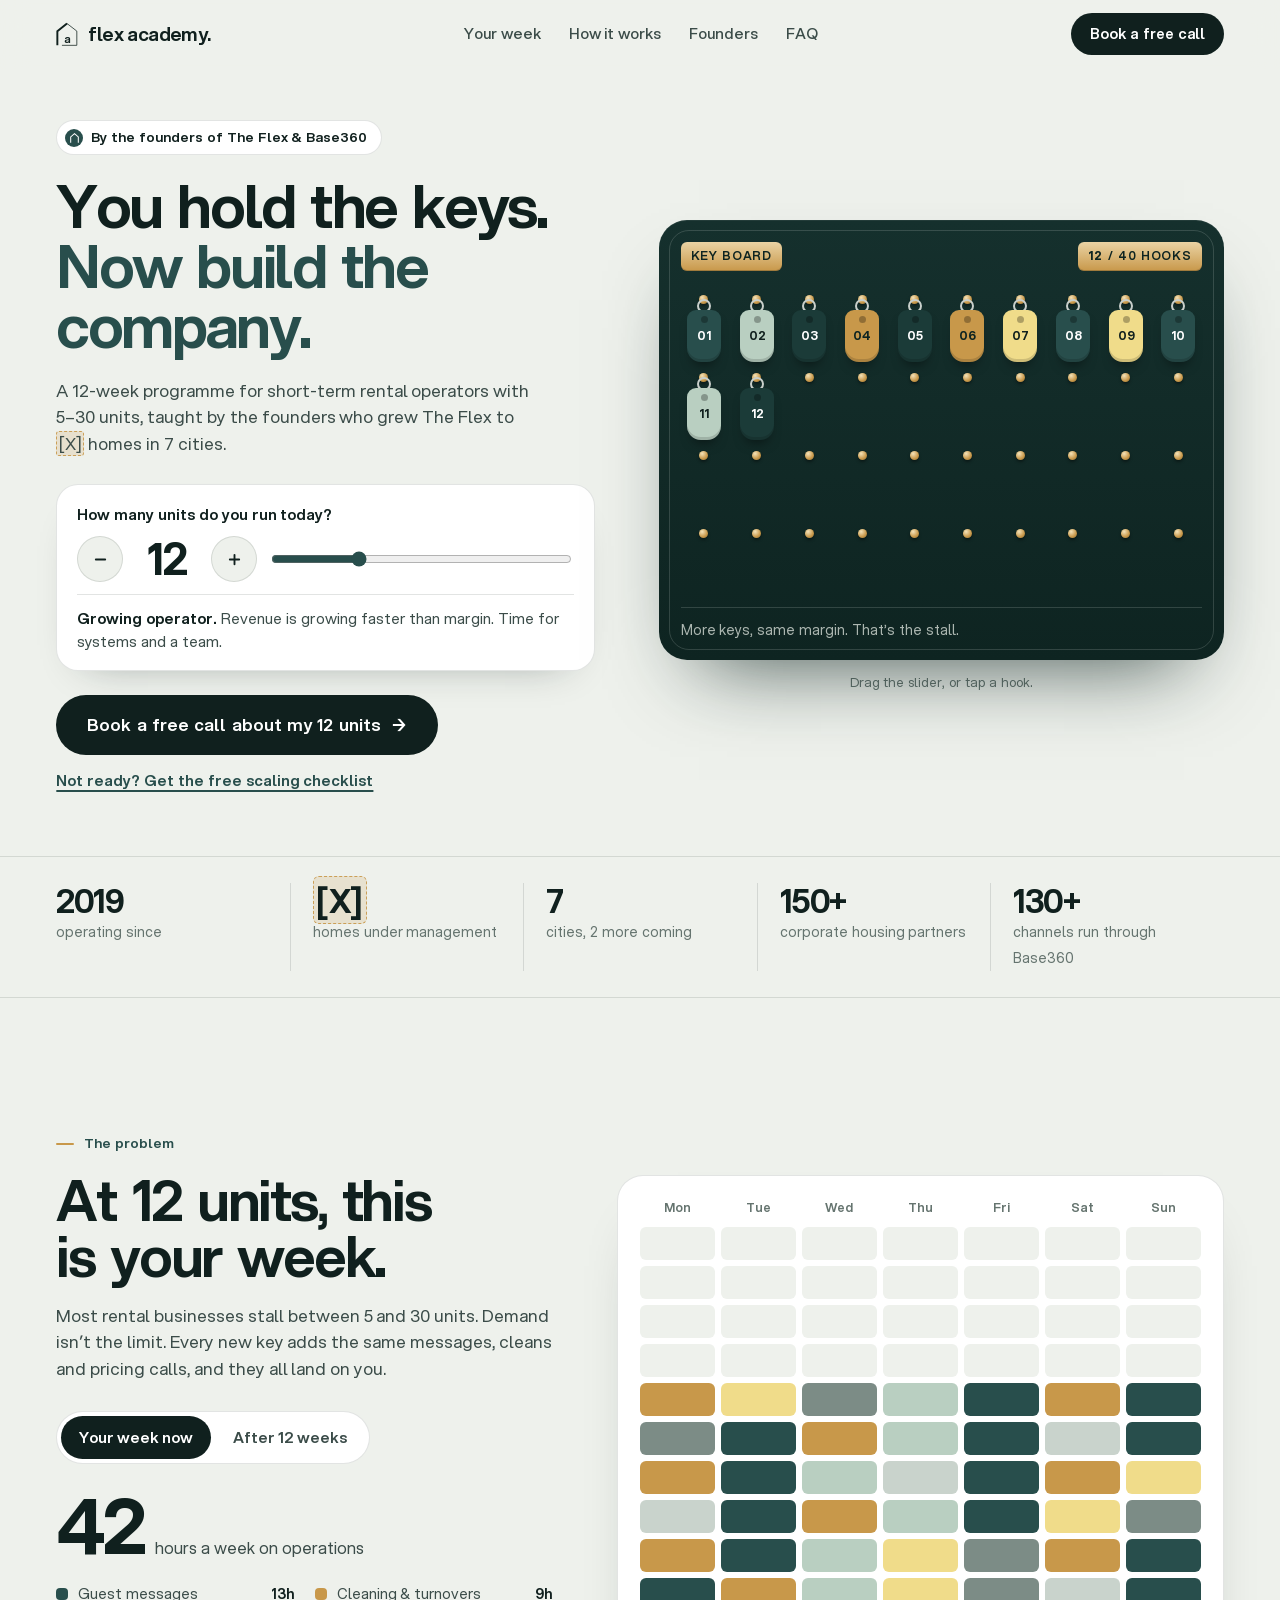
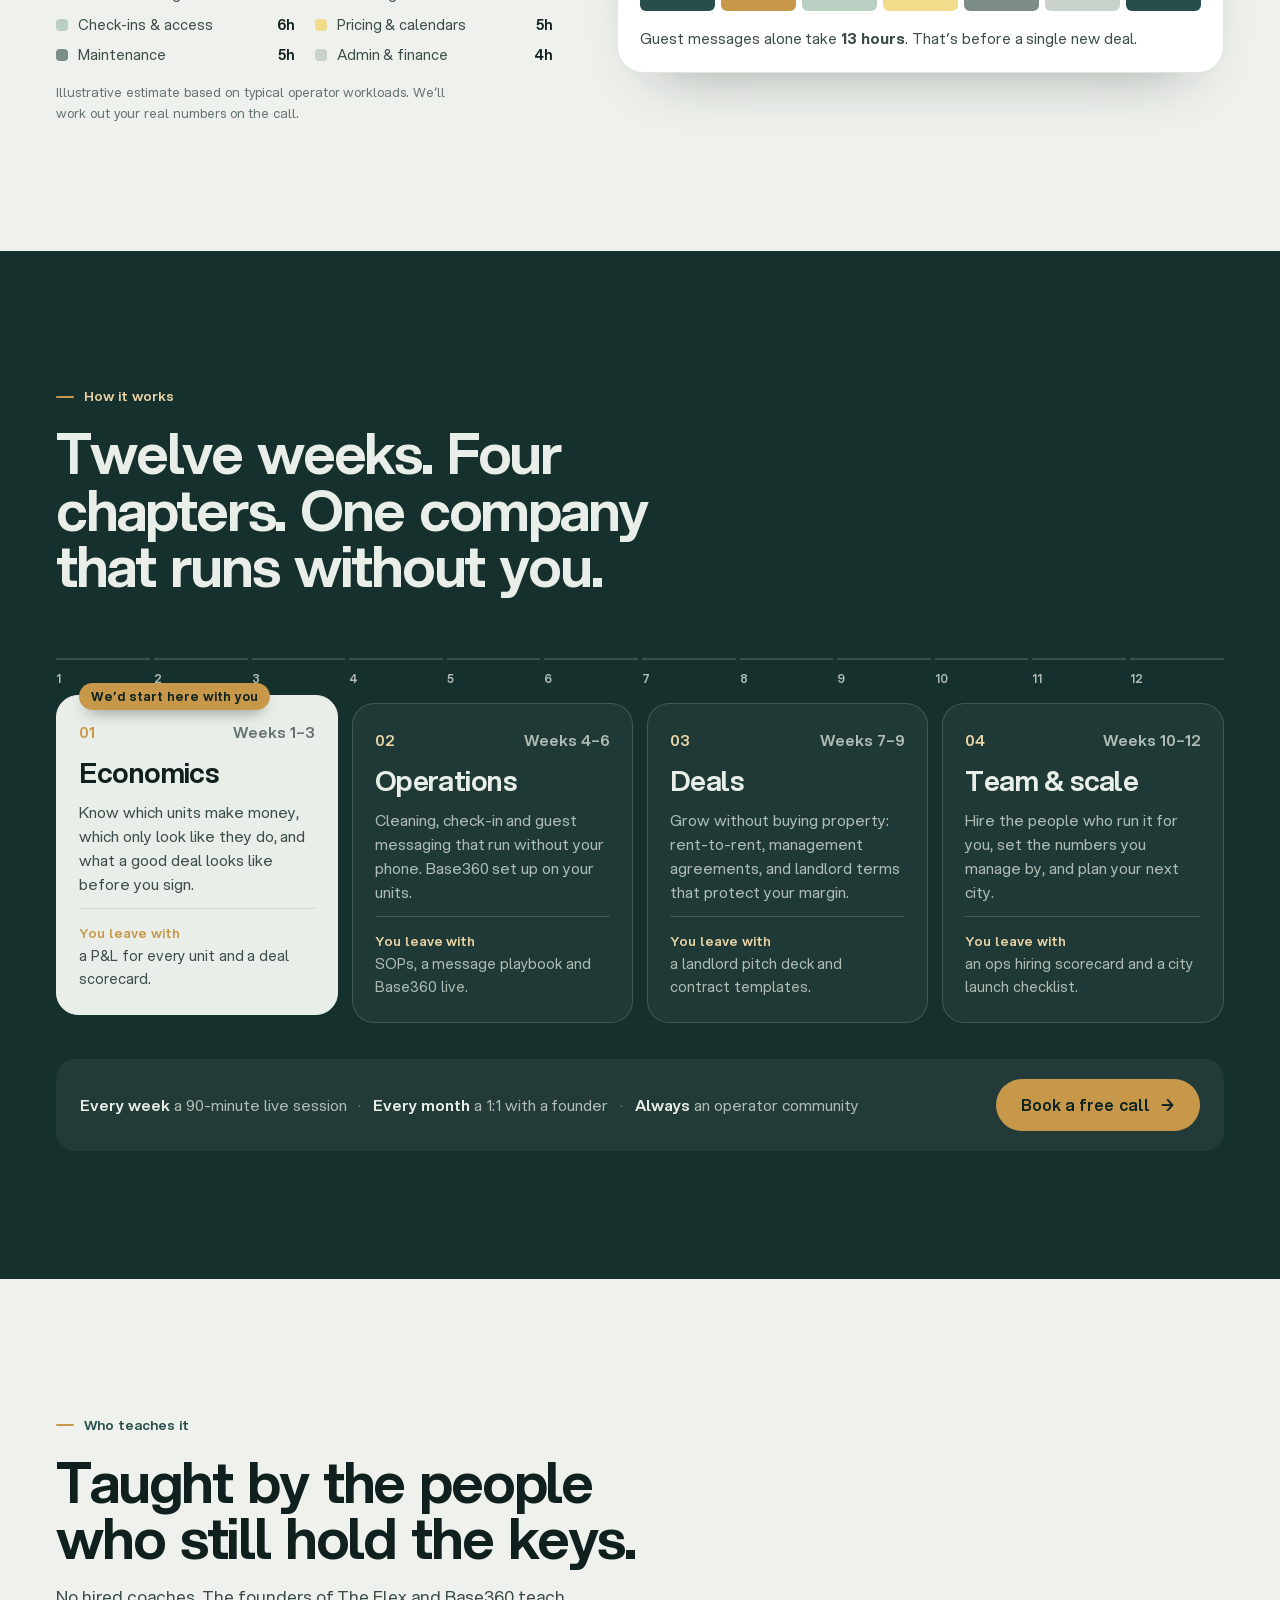
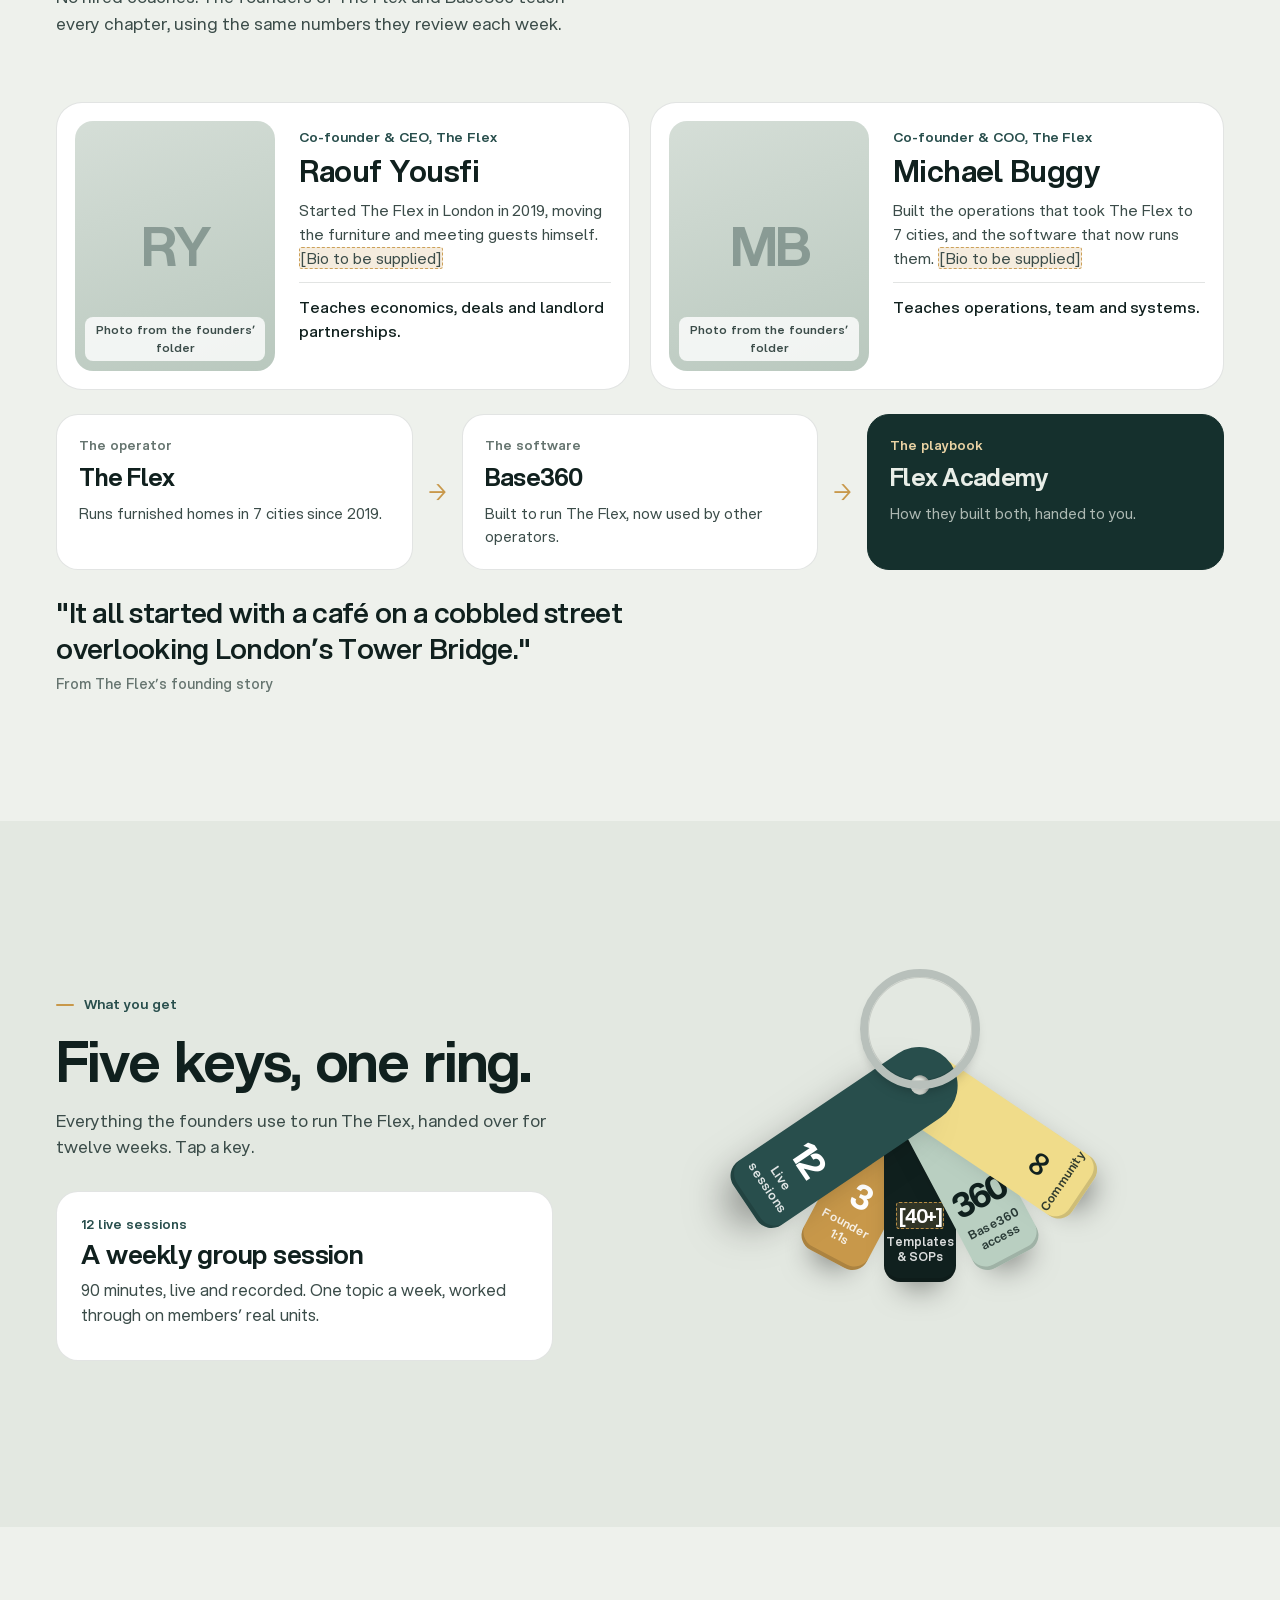
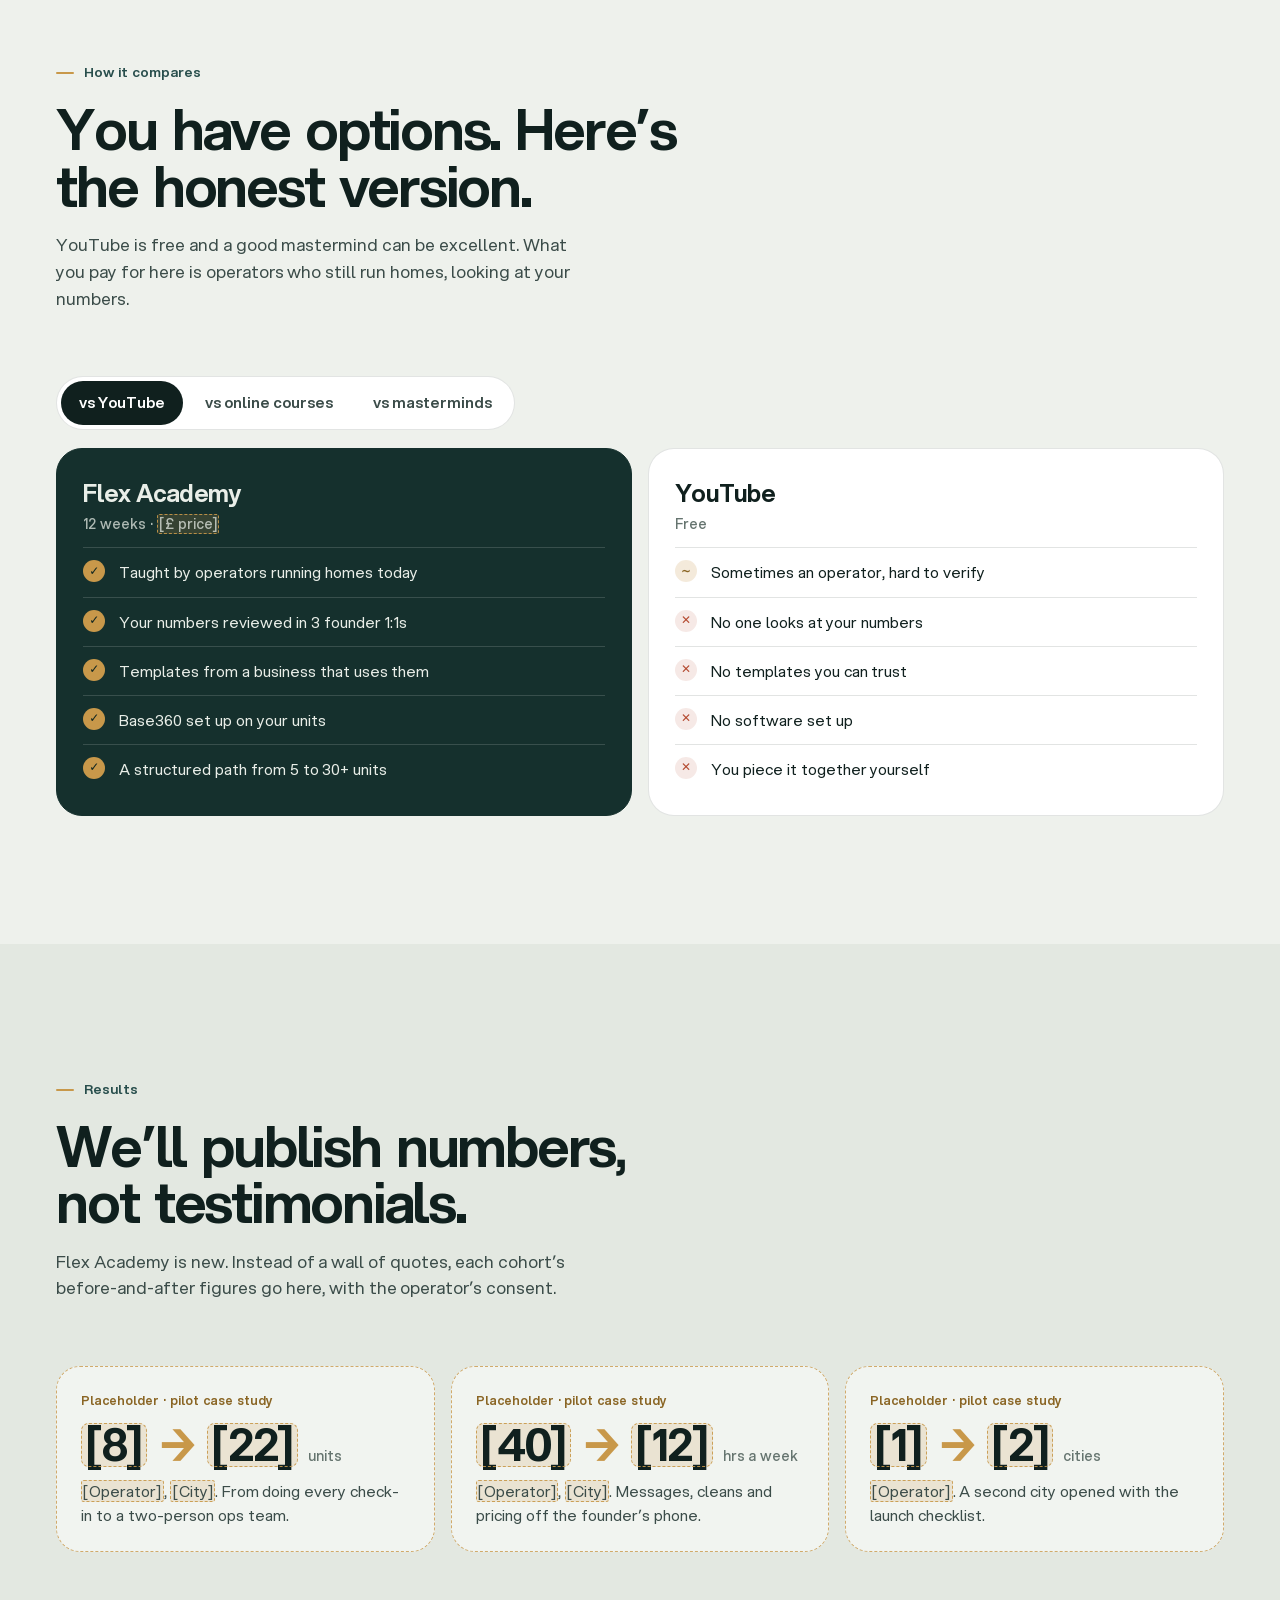
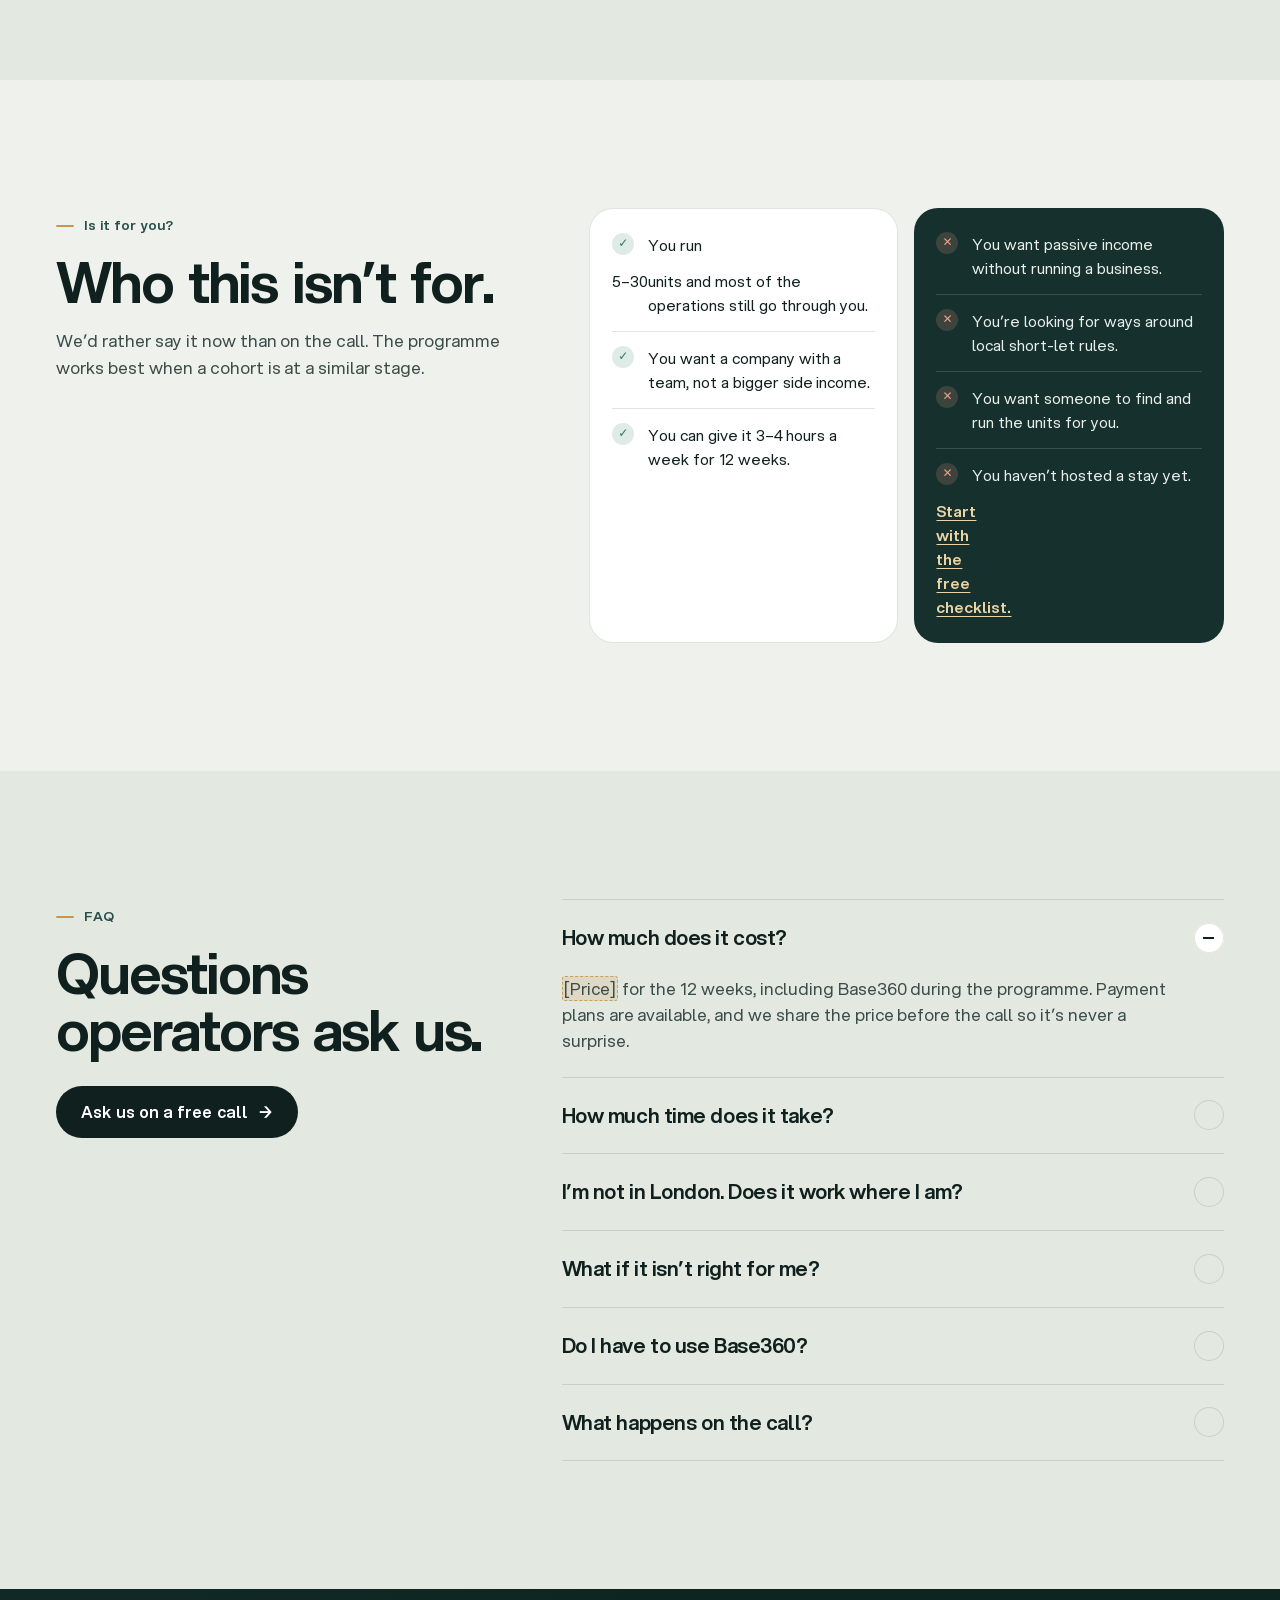
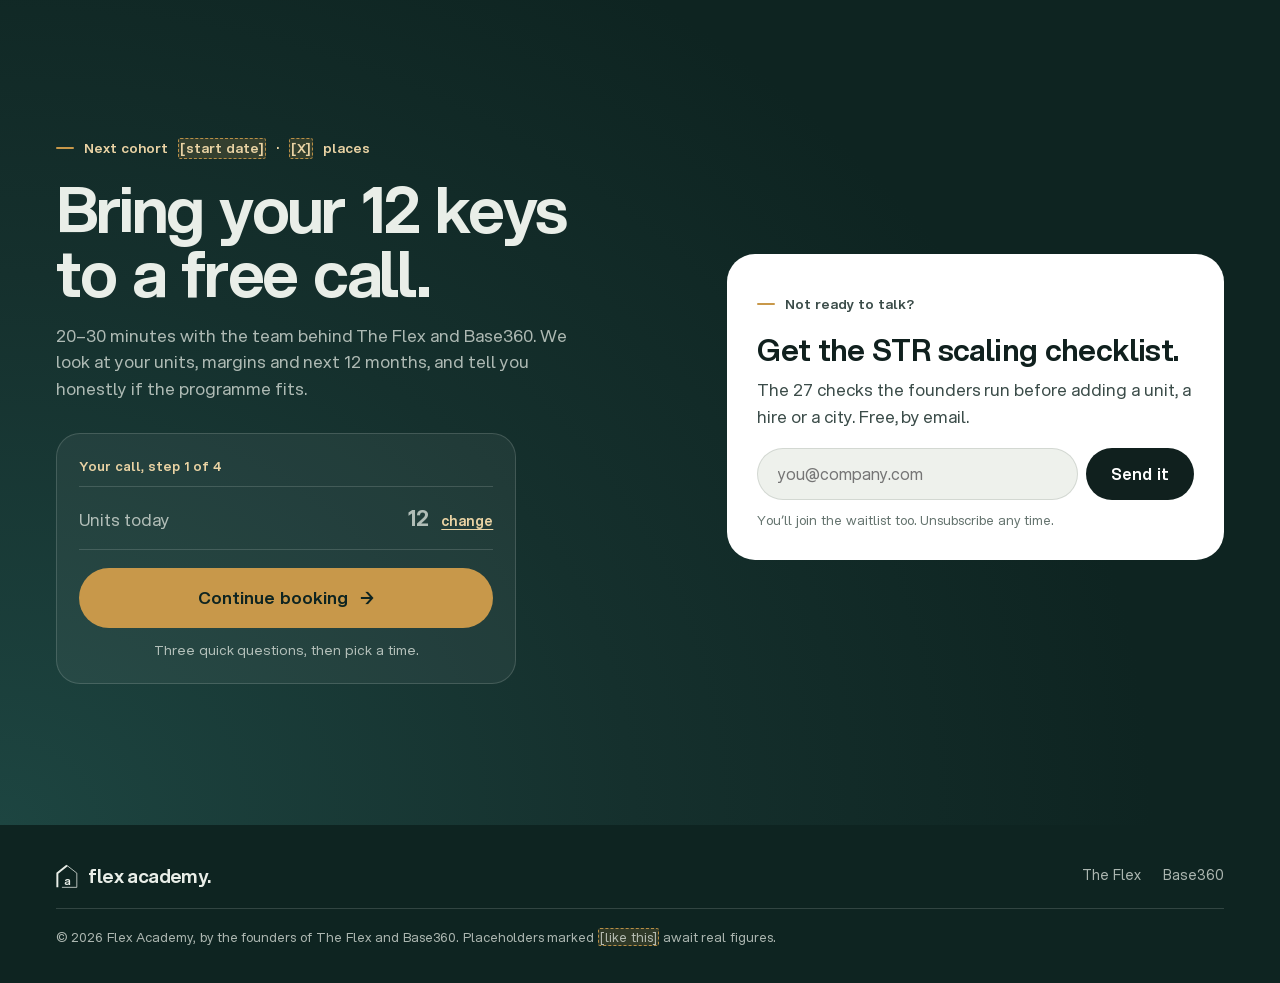
<file: sites/02-keys/index.html>
<!doctype html>
<html lang="en">
<head>
<meta charset="utf-8">
<meta name="viewport" content="width=device-width, initial-scale=1, viewport-fit=cover">
<title>Flex Academy Key Board</title>
<meta name="description" content="A 12-week programme for short-term rental operators with 5–30 units, taught by the founders of The Flex and Base360. Tell us your units, book a free strategy call.">
<meta name="theme-color" content="#15302D">
<link rel="preload" href="fonts/aspekta-var.woff2" as="font" type="font/woff2" crossorigin>
<link rel="stylesheet" href="styles.css">
</head>
<body>

<svg width="0" height="0" style="position:absolute" aria-hidden="true">
  <symbol id="mark" viewBox="0 0 26 28"><path d="M1.6 27.2V10.6L13 1.6" fill="none" stroke="currentColor" stroke-width="2.3"/><path d="M13 1.6l11.6 9V27.4H7" fill="none" stroke="currentColor" stroke-width=".9"/><text x="13.8" y="24.4" text-anchor="middle" font-family="Aspekta, sans-serif" font-weight="600" font-size="13" fill="currentColor">a</text></symbol>
  <symbol id="i-check" viewBox="0 0 24 24"><path d="M5 12.5l4.5 4.5L19 7.5" fill="none" stroke="currentColor" stroke-width="2.2" stroke-linecap="round" stroke-linejoin="round"/></symbol>
  <symbol id="i-close" viewBox="0 0 16 16"><path d="M3 3l10 10M13 3L3 13" stroke="currentColor" stroke-width="1.7" stroke-linecap="round"/></symbol>
  <symbol id="i-minus" viewBox="0 0 16 16"><path d="M3 8h10" stroke="currentColor" stroke-width="2" stroke-linecap="round"/></symbol>
  <symbol id="i-plus" viewBox="0 0 16 16"><path d="M3 8h10M8 3v10" stroke="currentColor" stroke-width="2" stroke-linecap="round"/></symbol>
</svg>

<a class="skip" href="#main">Skip to content</a>

<header class="nav" id="nav">
  <div class="wrap nav-in">
    <a class="logo" href="#top" aria-label="Flex Academy home"><svg><use href="#mark"/></svg><span>flex academy.</span></a>
    <nav class="nav-links" aria-label="Sections">
      <a href="#week">Your week</a><a href="#method">How it works</a><a href="#founders">Founders</a><a href="#faq">FAQ</a>
    </nav>
    <button class="btn btn-ink btn-sm" type="button" data-book><span class="nav-units" data-units-chip hidden></span>Book a free call</button>
  </div>
</header>

<main id="main">

<!-- ================= HERO · the key board ================= -->
<section class="hero" id="top" aria-labelledby="hero-title">
  <div class="wrap hero-grid">
    <div class="hero-copy">
      <p class="chip">By the founders of The Flex &amp; Base360</p>
      <h1 id="hero-title">You hold the keys.<br><span class="soft">Now build the company.</span></h1>
      <p class="hero-sub">A 12-week programme for short-term rental operators with <span class="nw">5–30</span> units, taught by the founders who grew The Flex to <span class="ph">[X]</span> homes in 7 cities.</p>

      <div class="dial" role="group" aria-labelledby="dial-label">
        <p class="dial-label" id="dial-label">How many units do you run today?</p>
        <div class="dial-row">
          <button class="step" type="button" id="u-minus" aria-label="One unit fewer"><svg><use href="#i-minus"/></svg></button>
          <output class="dial-num" id="u-out" for="u-range" aria-live="polite">12</output>
          <button class="step" type="button" id="u-plus" aria-label="One unit more"><svg><use href="#i-plus"/></svg></button>
          <input class="dial-range" id="u-range" type="range" min="1" max="40" value="12" aria-label="Units you run today">
        </div>
        <p class="stage-line" id="stage-line"><b id="stage-name">Growing operator.</b> <span id="stage-text">Revenue is growing faster than margin. Time for systems and a team.</span></p>
      </div>

      <div class="ctas">
        <button class="btn btn-ink btn-lg" type="button" data-book><span>Book a free call about my <span data-units>12</span> units</span> <span class="arr" aria-hidden="true">→</span></button>
        <a class="link" href="#checklist" data-checklist>Not ready? Get the free scaling checklist</a>
      </div>
    </div>

    <figure class="board-wrap" aria-label="Your key board: one key per unit you run">
      <div class="board">
        <div class="board-top">
          <span class="plate">Key board</span>
          <span class="plate plate-count"><b data-units>12</b> / 40 hooks</span>
        </div>
        <div class="hooks" id="hooks"></div>
        <p class="board-foot" id="board-foot">Every key is a home you answer for at 2am.</p>
      </div>
      <figcaption class="board-cap">Drag the slider, or tap a hook.</figcaption>
    </figure>
  </div>

  <div class="wrap proof" aria-label="The Flex and Base360 in numbers">
    <div><b>2019</b><span>operating since</span></div>
    <div><b><span class="ph">[X]</span></b><span>homes under management</span></div>
    <div><b>7</b><span>cities, 2 more coming</span></div>
    <div><b>150+</b><span>corporate housing partners</span></div>
    <div><b>130+</b><span>channels run through Base360</span></div>
  </div>
</section>

<!-- ================= YOUR WEEK (the problem) ================= -->
<section class="sec" id="week" aria-labelledby="week-title">
  <div class="wrap week-grid">
    <div class="week-copy">
      <p class="eyebrow">The problem</p>
      <h2 id="week-title">At <span data-units>12</span> units, this is your week.</h2>
      <p class="lede">Most rental businesses stall between 5 and 30 units. Demand isn't the limit. Every new key adds the same messages, cleans and pricing calls, and they all land on you.</p>
      <div class="toggle" role="tablist" aria-label="Compare your week">
        <button role="tab" aria-selected="true" data-mode="now" id="t-now">Your week now</button>
        <button role="tab" aria-selected="false" data-mode="after" id="t-after">After 12 weeks</button>
      </div>
      <p class="week-total"><b id="w-hours">40</b> <span id="w-unit">hours a week on operations</span></p>
      <ul class="legend" id="legend"></ul>
      <p class="fine">Illustrative estimate based on typical operator workloads. We'll work out your real numbers on the call.</p>
    </div>
    <div class="week-card">
      <div class="days" aria-hidden="true"><span>Mon</span><span>Tue</span><span>Wed</span><span>Thu</span><span>Fri</span><span>Sat</span><span>Sun</span></div>
      <div class="cal" id="cal" role="img" aria-label="Hours of operational work across your week"></div>
      <p class="week-note" id="week-note">Guest messages alone take <b>12 hours</b>.</p>
    </div>
  </div>
</section>

<!-- ================= HOW IT WORKS ================= -->
<section class="sec sec-deep" id="method" aria-labelledby="method-title">
  <div class="wrap">
    <div class="sec-head">
      <p class="eyebrow">How it works</p>
      <h2 id="method-title">Twelve weeks. Four chapters. One company that runs without you.</h2>
    </div>
    <div class="weeks" aria-hidden="true">
      <span>1</span><span>2</span><span>3</span><span>4</span><span>5</span><span>6</span><span>7</span><span>8</span><span>9</span><span>10</span><span>11</span><span>12</span>
    </div>
    <ol class="chapters" id="chapters">
      <li class="chapter" data-ch="0">
        <p class="ch-meta"><span>01</span><span>Weeks 1–3</span></p>
        <h3>Economics</h3>
        <p>Know which units make money, which only look like they do, and what a good deal looks like before you sign.</p>
        <p class="ch-out"><b>You leave with</b> a P&amp;L for every unit and a deal scorecard.</p>
        <span class="start" hidden>We'd start here with you</span>
      </li>
      <li class="chapter" data-ch="1">
        <p class="ch-meta"><span>02</span><span>Weeks 4–6</span></p>
        <h3>Operations</h3>
        <p>Cleaning, check-in and guest messaging that run without your phone. Base360 set up on your units.</p>
        <p class="ch-out"><b>You leave with</b> SOPs, a message playbook and Base360 live.</p>
        <span class="start" hidden>We'd start here with you</span>
      </li>
      <li class="chapter" data-ch="2">
        <p class="ch-meta"><span>03</span><span>Weeks 7–9</span></p>
        <h3>Deals</h3>
        <p>Grow without buying property: rent-to-rent, management agreements, and landlord terms that protect your margin.</p>
        <p class="ch-out"><b>You leave with</b> a landlord pitch deck and contract templates.</p>
        <span class="start" hidden>We'd start here with you</span>
      </li>
      <li class="chapter" data-ch="3">
        <p class="ch-meta"><span>04</span><span>Weeks 10–12</span></p>
        <h3>Team &amp; scale</h3>
        <p>Hire the people who run it for you, set the numbers you manage by, and plan your next city.</p>
        <p class="ch-out"><b>You leave with</b> an ops hiring scorecard and a city launch checklist.</p>
        <span class="start" hidden>We'd start here with you</span>
      </li>
    </ol>
    <div class="rhythm">
      <p><b>Every week</b> a 90-minute live session <i>·</i> <b>Every month</b> a 1:1 with a founder <i>·</i> <b>Always</b> an operator community</p>
      <button class="btn btn-brass" type="button" data-book>Book a free call <span class="arr" aria-hidden="true">→</span></button>
    </div>
  </div>
</section>

<!-- ================= FOUNDERS ================= -->
<section class="sec" id="founders" aria-labelledby="founders-title">
  <div class="wrap">
    <div class="sec-head">
      <p class="eyebrow">Who teaches it</p>
      <h2 id="founders-title">Taught by the people who still hold the keys.</h2>
      <p class="lede">No hired coaches. The founders of The Flex and Base360 teach every chapter, using the same numbers they review each week.</p>
    </div>
    <div class="founders">
      <article class="founder">
        <div class="photo" role="img" aria-label="Photo of Raouf Yousfi, to be supplied"><span>RY</span><small>Photo from the founders' folder</small></div>
        <div>
          <p class="role">Co-founder &amp; CEO, The Flex</p>
          <h3>Raouf Yousfi</h3>
          <p>Started The Flex in London in 2019, moving the furniture and meeting guests himself. <span class="ph">[Bio to be supplied]</span></p>
          <p class="teaches">Teaches economics, deals and landlord partnerships.</p>
        </div>
      </article>
      <article class="founder">
        <div class="photo" role="img" aria-label="Photo of Michael Buggy, to be supplied"><span>MB</span><small>Photo from the founders' folder</small></div>
        <div>
          <p class="role">Co-founder &amp; COO, The Flex</p>
          <h3>Michael Buggy</h3>
          <p>Built the operations that took The Flex to 7 cities, and the software that now runs them. <span class="ph">[Bio to be supplied]</span></p>
          <p class="teaches">Teaches operations, team and systems.</p>
        </div>
      </article>
    </div>
    <div class="relay" aria-label="How the three companies relate">
      <div class="relay-item"><p class="relay-k">The operator</p><p class="relay-n">The Flex</p><p>Runs furnished homes in 7 cities since 2019.</p></div>
      <span class="relay-arrow" aria-hidden="true">→</span>
      <div class="relay-item"><p class="relay-k">The software</p><p class="relay-n">Base360</p><p>Built to run The Flex, now used by other operators.</p></div>
      <span class="relay-arrow" aria-hidden="true">→</span>
      <div class="relay-item is-us"><p class="relay-k">The playbook</p><p class="relay-n">Flex Academy</p><p>How they built both, handed to you.</p></div>
    </div>
    <blockquote class="origin">"It all started with a café on a cobbled street overlooking London's Tower Bridge."<cite>From The Flex's founding story</cite></blockquote>
  </div>
</section>

<!-- ================= WHAT YOU GET · keyring ================= -->
<section class="sec sec-tint" id="programme" aria-labelledby="get-title">
  <div class="wrap get-grid">
    <div>
      <p class="eyebrow">What you get</p>
      <h2 id="get-title">Five keys, one ring.</h2>
      <p class="lede">Everything the founders use to run The Flex, handed over for twelve weeks. Tap a key.</p>
      <div class="key-detail" id="key-detail" aria-live="polite">
        <p class="kd-k" id="kd-k">12 live sessions</p>
        <h3 id="kd-t">A weekly group session</h3>
        <p id="kd-p">90 minutes, live and recorded. One topic a week, worked through on members' real units.</p>
      </div>
    </div>
    <div class="ring-wrap">
      <div class="ring" aria-hidden="true"></div>
      <div class="fobs" role="tablist" aria-label="What's included">
        <button class="fob" role="tab" aria-selected="true" data-i="0" style="--c:var(--green);--r:56deg"><span class="fob-hole"></span><b>12</b><small>Live sessions</small></button>
        <button class="fob" role="tab" aria-selected="false" data-i="1" style="--c:var(--brass);--r:28deg"><span class="fob-hole"></span><b>3</b><small>Founder 1:1s</small></button>
        <button class="fob" role="tab" aria-selected="false" data-i="2" style="--c:var(--ink);--r:0deg"><span class="fob-hole"></span><b><span class="ph">[40+]</span></b><small>Templates &amp; SOPs</small></button>
        <button class="fob" role="tab" aria-selected="false" data-i="3" style="--c:var(--sage);--r:-28deg"><span class="fob-hole"></span><b>360</b><small>Base360 access</small></button>
        <button class="fob" role="tab" aria-selected="false" data-i="4" style="--c:var(--butter);--r:-56deg"><span class="fob-hole"></span><b>∞</b><small>Community</small></button>
      </div>
    </div>
  </div>
</section>

<!-- ================= COMPARE ================= -->
<section class="sec" id="compare" aria-labelledby="cmp-title">
  <div class="wrap">
    <div class="sec-head">
      <p class="eyebrow">How it compares</p>
      <h2 id="cmp-title">You have options. Here's the honest version.</h2>
      <p class="lede">YouTube is free and a good mastermind can be excellent. What you pay for here is operators who still run homes, looking at your numbers.</p>
    </div>
    <div class="cmp-toggle" role="tablist" aria-label="Compare Flex Academy with">
      <button role="tab" aria-selected="true" data-vs="yt">vs YouTube</button>
      <button role="tab" aria-selected="false" data-vs="course">vs online courses</button>
      <button role="tab" aria-selected="false" data-vs="mm">vs masterminds</button>
    </div>
    <div class="cmp" id="cmp">
      <div class="cmp-col us">
        <p class="cmp-h">Flex Academy<small>12 weeks · <span class="ph">[£ price]</span></small></p>
        <ul>
          <li class="y">Taught by operators running homes today</li>
          <li class="y">Your numbers reviewed in 3 founder 1:1s</li>
          <li class="y">Templates from a business that uses them</li>
          <li class="y">Base360 set up on your units</li>
          <li class="y">A structured path from 5 to 30+ units</li>
        </ul>
      </div>
      <div class="cmp-col them" data-col="yt">
        <p class="cmp-h">YouTube<small>Free</small></p>
        <ul><li class="m">Sometimes an operator, hard to verify</li><li class="n">No one looks at your numbers</li><li class="n">No templates you can trust</li><li class="n">No software set up</li><li class="n">You piece it together yourself</li></ul>
      </div>
      <div class="cmp-col them" data-col="course" hidden>
        <p class="cmp-h">Online courses<small>£50–£500</small></p>
        <ul><li class="m">Rarely an active operator</li><li class="n">No one looks at your numbers</li><li class="m">Generic templates</li><li class="n">No software set up</li><li class="y">A path, usually for beginners</li></ul>
      </div>
      <div class="cmp-col them" data-col="mm" hidden>
        <p class="cmp-h">Masterminds<small>£5k–£20k+</small></p>
        <ul><li class="m">Varies with the host</li><li class="y">Hot-seat reviews in a group</li><li class="m">Sometimes templates</li><li class="n">No software set up</li><li class="m">A loose structure</li></ul>
      </div>
    </div>
  </div>
</section>

<!-- ================= RESULTS ================= -->
<section class="sec sec-tint" id="results" aria-labelledby="res-title">
  <div class="wrap">
    <div class="sec-head">
      <p class="eyebrow">Results</p>
      <h2 id="res-title">We'll publish numbers, not testimonials.</h2>
      <p class="lede">Flex Academy is new. Instead of a wall of quotes, each cohort's before-and-after figures go here, with the operator's consent.</p>
    </div>
    <div class="cases">
      <article class="case"><p class="case-tag">Placeholder · pilot case study</p><p class="case-move"><span class="ph">[8]</span><i>→</i><span class="ph">[22]</span><small>units</small></p><p><span class="ph">[Operator]</span>, <span class="ph">[City]</span>. From doing every check-in to a two-person ops team.</p></article>
      <article class="case"><p class="case-tag">Placeholder · pilot case study</p><p class="case-move"><span class="ph">[40]</span><i>→</i><span class="ph">[12]</span><small>hrs a week</small></p><p><span class="ph">[Operator]</span>, <span class="ph">[City]</span>. Messages, cleans and pricing off the founder's phone.</p></article>
      <article class="case"><p class="case-tag">Placeholder · pilot case study</p><p class="case-move"><span class="ph">[1]</span><i>→</i><span class="ph">[2]</span><small>cities</small></p><p><span class="ph">[Operator]</span>. A second city opened with the launch checklist.</p></article>
    </div>
  </div>
</section>

<!-- ================= FIT ================= -->
<section class="sec" id="fit" aria-labelledby="fit-title">
  <div class="wrap fit-grid">
    <div>
      <p class="eyebrow">Is it for you?</p>
      <h2 id="fit-title">Who this isn't for.</h2>
      <p class="lede">We'd rather say it now than on the call. The programme works best when a cohort is at a similar stage.</p>
    </div>
    <div class="fit">
      <ul class="fit-yes"><li>You run <span class="nw">5–30</span> units and most of the operations still go through you.</li><li>You want a company with a team, not a bigger side income.</li><li>You can give it 3–4 hours a week for 12 weeks.</li></ul>
      <ul class="fit-no"><li>You want passive income without running a business.</li><li>You're looking for ways around local short-let rules.</li><li>You want someone to find and run the units for you.</li><li>You haven't hosted a stay yet. <button type="button" class="inline" data-checklist>Start with the free checklist.</button></li></ul>
    </div>
  </div>
</section>

<!-- ================= FAQ ================= -->
<section class="sec sec-tint" id="faq" aria-labelledby="faq-title">
  <div class="wrap faq-grid">
    <div>
      <p class="eyebrow">FAQ</p>
      <h2 id="faq-title">Questions operators ask us.</h2>
      <button class="btn btn-ink" type="button" data-book>Ask us on a free call <span class="arr" aria-hidden="true">→</span></button>
    </div>
    <div class="faq">
      <details open><summary>How much does it cost?</summary><p><span class="ph">[Price]</span> for the 12 weeks, including Base360 during the programme. Payment plans are available, and we share the price before the call so it's never a surprise.</p></details>
      <details><summary>How much time does it take?</summary><p>About 3–4 hours a week: the 90-minute live session plus time applying it to your own units. Every session is recorded.</p></details>
      <details><summary>I'm not in London. Does it work where I am?</summary><p>Yes. It's online, and the method runs in 7 cities across the UK, Europe and North Africa. Rules differ by city, so we teach you how to check yours.</p></details>
      <details><summary>What if it isn't right for me?</summary><p><span class="ph">[Guarantee terms, e.g. a full refund after the first two sessions.]</span></p></details>
      <details><summary>Do I have to use Base360?</summary><p>No. It's included because it's what we use, but everything we teach works with the tools you already have.</p></details>
      <details><summary>What happens on the call?</summary><p>20–30 minutes with the team. We look at your units, margins and goals, and tell you honestly whether the programme is the right next step.</p></details>
    </div>
  </div>
</section>

<!-- ================= FINAL CTA ================= -->
<section class="final" id="book-section" aria-labelledby="final-title">
  <div class="wrap final-grid">
    <div>
      <p class="eyebrow on-dark">Next cohort <span class="ph">[start date]</span> · <span class="ph">[X]</span> places</p>
      <h2 id="final-title">Bring your <span data-units>12</span> keys to a free call.</h2>
      <p class="lede on-dark">20–30 minutes with the team behind The Flex and Base360. We look at your units, margins and next 12 months, and tell you honestly if the programme fits.</p>
      <div class="start-card">
        <p class="sc-k">Your call, step 1 of 4</p>
        <p class="sc-row"><span>Units today</span><b><span data-units>12</span> <button type="button" class="inline light" id="sc-change">change</button></b></p>
        <button class="btn btn-brass btn-lg" type="button" data-book>Continue booking <span class="arr" aria-hidden="true">→</span></button>
        <p class="sc-note">Three quick questions, then pick a time.</p>
      </div>
    </div>
    <div class="lead" id="checklist">
      <p class="eyebrow">Not ready to talk?</p>
      <h3>Get the STR scaling checklist.</h3>
      <p>The 27 checks the founders run before adding a unit, a hire or a city. Free, by email.</p>
      <form class="capture" novalidate data-capture>
        <label class="sr-only" for="cap-email">Email address</label>
        <input id="cap-email" type="email" autocomplete="email" placeholder="you@company.com">
        <button class="btn btn-ink" type="submit">Send it</button>
      </form>
      <p class="capture-help">You'll join the waitlist too. Unsubscribe any time.</p>
    </div>
  </div>
</section>

</main>

<footer class="footer">
  <div class="wrap footer-in">
    <a class="logo" href="#top" aria-label="Flex Academy home"><svg><use href="#mark"/></svg><span>flex academy.</span></a>
    <nav aria-label="Family"><a href="https://theflex.global" target="_blank" rel="noopener">The Flex</a><a href="https://base360.ai" target="_blank" rel="noopener">Base360</a></nav>
    <p>© 2026 Flex Academy, by the founders of The Flex and Base360. Placeholders marked <span class="ph">[like this]</span> await real figures.</p>
  </div>
</footer>

<div class="mbar" id="mbar" aria-hidden="true">
  <span class="mbar-u"><b data-units>12</b> units</span>
  <button class="btn btn-ink" type="button" data-book tabindex="-1">Book a free call</button>
</div>

<!-- ================= BOOKING ================= -->
<dialog class="book" id="book" aria-labelledby="book-title">
  <div class="book-head">
    <span id="book-title">Free strategy call<small>20–30 min with the team behind The Flex &amp; Base360</small></span>
    <button class="icon-btn" type="button" id="book-close" aria-label="Close"><svg><use href="#i-close"/></svg></button>
  </div>
  <div class="book-progress" aria-hidden="true"><i id="book-bar"></i></div>
  <div class="book-body" id="book-form">
    <p class="known" id="known" hidden>Units today: <b><span data-units>12</span></b> · <button type="button" class="inline" id="known-change">change</button></p>

    <fieldset class="step-f" data-step="units" hidden>
      <legend class="sr-only">How many units do you run today?</legend>
      <p class="q-k">Question 1 of 4</p>
      <h2 aria-hidden="true">How many units do you run today?</h2>
      <div class="dial-row in-form">
        <button class="step" type="button" id="f-minus" aria-label="One unit fewer"><svg><use href="#i-minus"/></svg></button>
        <output class="dial-num" id="f-out" aria-live="polite">12</output>
        <button class="step" type="button" id="f-plus" aria-label="One unit more"><svg><use href="#i-plus"/></svg></button>
      </div>
      <label class="none"><input type="checkbox" id="f-none"> I don't run any units yet</label>
    </fieldset>

    <fieldset class="step-f" data-step="target" hidden>
      <legend class="sr-only">Where do you want to be in 12 months?</legend>
      <p class="q-k">Question 2 of 4</p>
      <h2 aria-hidden="true">Where do you want to be in 12 months?</h2>
      <p class="why">We'll come to the call with a rough plan for getting there.</p>
      <div class="choices">
        <label class="choice"><input type="radio" name="target" value="Up to 10 units"><span>Up to 10 units</span></label>
        <label class="choice"><input type="radio" name="target" value="10–30 units"><span>10–30 units</span></label>
        <label class="choice"><input type="radio" name="target" value="30–100 units"><span>30–100 units</span></label>
        <label class="choice"><input type="radio" name="target" value="100+ units"><span>100+ units</span></label>
        <label class="choice"><input type="radio" name="target" value="A new city"><span>A new city</span></label>
        <label class="choice"><input type="radio" name="target" value="Not sure yet"><span>Not sure yet</span></label>
      </div>
    </fieldset>

    <fieldset class="step-f" data-step="city" hidden>
      <legend class="sr-only">Where are your units?</legend>
      <p class="q-k">Question 3 of 4</p>
      <h2 aria-hidden="true">Where are your units?</h2>
      <p class="why">Rules and demand differ by city. We'll check yours before the call.</p>
      <div class="field">
        <label for="b-city">City</label>
        <input id="b-city" list="cities" autocomplete="address-level2" placeholder="e.g. Manchester">
        <datalist id="cities"><option value="London"><option value="Manchester"><option value="Edinburgh"><option value="Paris"><option value="Lisbon"><option value="Berlin"><option value="Dubai"><option value="Algiers"><option value="Several cities"></datalist>
        <span class="err" id="err-city" hidden>Add a city, or "Several cities".</span>
      </div>
    </fieldset>

    <fieldset class="step-f" data-step="budget" hidden>
      <legend class="sr-only">What could you invest in growth over the next 12 months?</legend>
      <p class="q-k">Question 4 of 4</p>
      <h2 aria-hidden="true">What could you invest in growth over the next 12 months?</h2>
      <p class="why">Programme, furnishing and deposits combined. It tells us which growth routes are realistic for you.</p>
      <div class="choices">
        <label class="choice"><input type="radio" name="budget" value="u5"><span>Under £5k</span></label>
        <label class="choice"><input type="radio" name="budget" value="5-20"><span>£5k–£20k</span></label>
        <label class="choice"><input type="radio" name="budget" value="20-50"><span>£20k–£50k</span></label>
        <label class="choice"><input type="radio" name="budget" value="50+"><span>£50k+</span></label>
      </div>
    </fieldset>

    <fieldset class="step-f" data-step="contact" hidden>
      <legend class="sr-only">Where should we send the invite?</legend>
      <p class="q-k">Almost there</p>
      <h2 aria-hidden="true">Where should we send the invite?</h2>
      <div class="summary" id="summary"></div>
      <div class="field"><label for="b-name">First name</label><input id="b-name" autocomplete="given-name"><span class="err" id="err-name" hidden>Add your first name.</span></div>
      <div class="field"><label for="b-email">Email</label><input id="b-email" type="email" autocomplete="email" placeholder="you@company.com"><span class="err" id="err-email" hidden>Enter an email like name@company.com.</span></div>
      <div class="field"><label for="b-phone">Phone <small>(optional, WhatsApp is fine)</small></label><input id="b-phone" type="tel" autocomplete="tel"></div>
    </fieldset>

    <fieldset class="step-f" data-step="slot" hidden>
      <legend class="sr-only">Pick a time for your call</legend>
      <p class="q-k">Pick a time</p>
      <h2 aria-hidden="true">When suits you, <span id="b-hi">there</span>?</h2>
      <div class="days-row" id="b-days" role="group" aria-label="Day"></div>
      <div class="slots" id="b-slots" role="group" aria-label="Time"></div>
      <p class="tz" id="b-tz"></p>
      <span class="err" id="err-slot" hidden>Pick a day and a time.</span>
    </fieldset>

    <div class="step-f" data-step="nofit" hidden>
      <p class="q-k">Honest answer</p>
      <h2 tabindex="-1">A call won't help you most right now.</h2>
      <p class="why">The programme is built for operators who already host. Start with the checklist, and we'll tell you when a beginners' track opens.</p>
      <form class="capture" novalidate data-capture>
        <label class="sr-only" for="nf-email">Email address</label>
        <input id="nf-email" type="email" autocomplete="email" placeholder="you@company.com">
        <button class="btn btn-ink" type="submit">Send the checklist</button>
      </form>
    </div>

    <div class="step-f" data-step="done" hidden>
      <span class="done-badge"><svg><use href="#i-check"/></svg></span>
      <h2 tabindex="-1" id="d-title">You're booked.</h2>
      <p class="why" id="d-sub"></p>
      <div class="d-ticket">
        <div class="d-date"><small id="d-mon"></small><b id="d-day"></b></div>
        <div class="d-info"><b>Strategy call · Flex Academy</b><span id="d-time"></span><span id="d-units"></span></div>
      </div>
      <div class="addcal">
        <a class="btn btn-line btn-sm" id="d-gcal" target="_blank" rel="noopener">Add to Google Calendar</a>
        <a class="btn btn-line btn-sm" id="d-ocal" target="_blank" rel="noopener">Add to Outlook</a>
      </div>
      <p class="q-k" style="margin-top:22px">Bring these to the call</p>
      <ol class="prep"><li>Your units with average nightly rates.</li><li>Last three months' revenue, even roughly.</li><li>The one thing that takes most of your week.</li></ol>
    </div>
  </div>
  <div class="book-foot">
    <button class="back" type="button" id="book-back" hidden>← Back</button>
    <span class="meta" id="book-meta"></span>
    <button class="btn btn-ink" type="button" id="book-next">Continue <span class="arr" aria-hidden="true">→</span></button>
  </div>
</dialog>

<script src="main.js"></script>
</body>
</html>
</file>
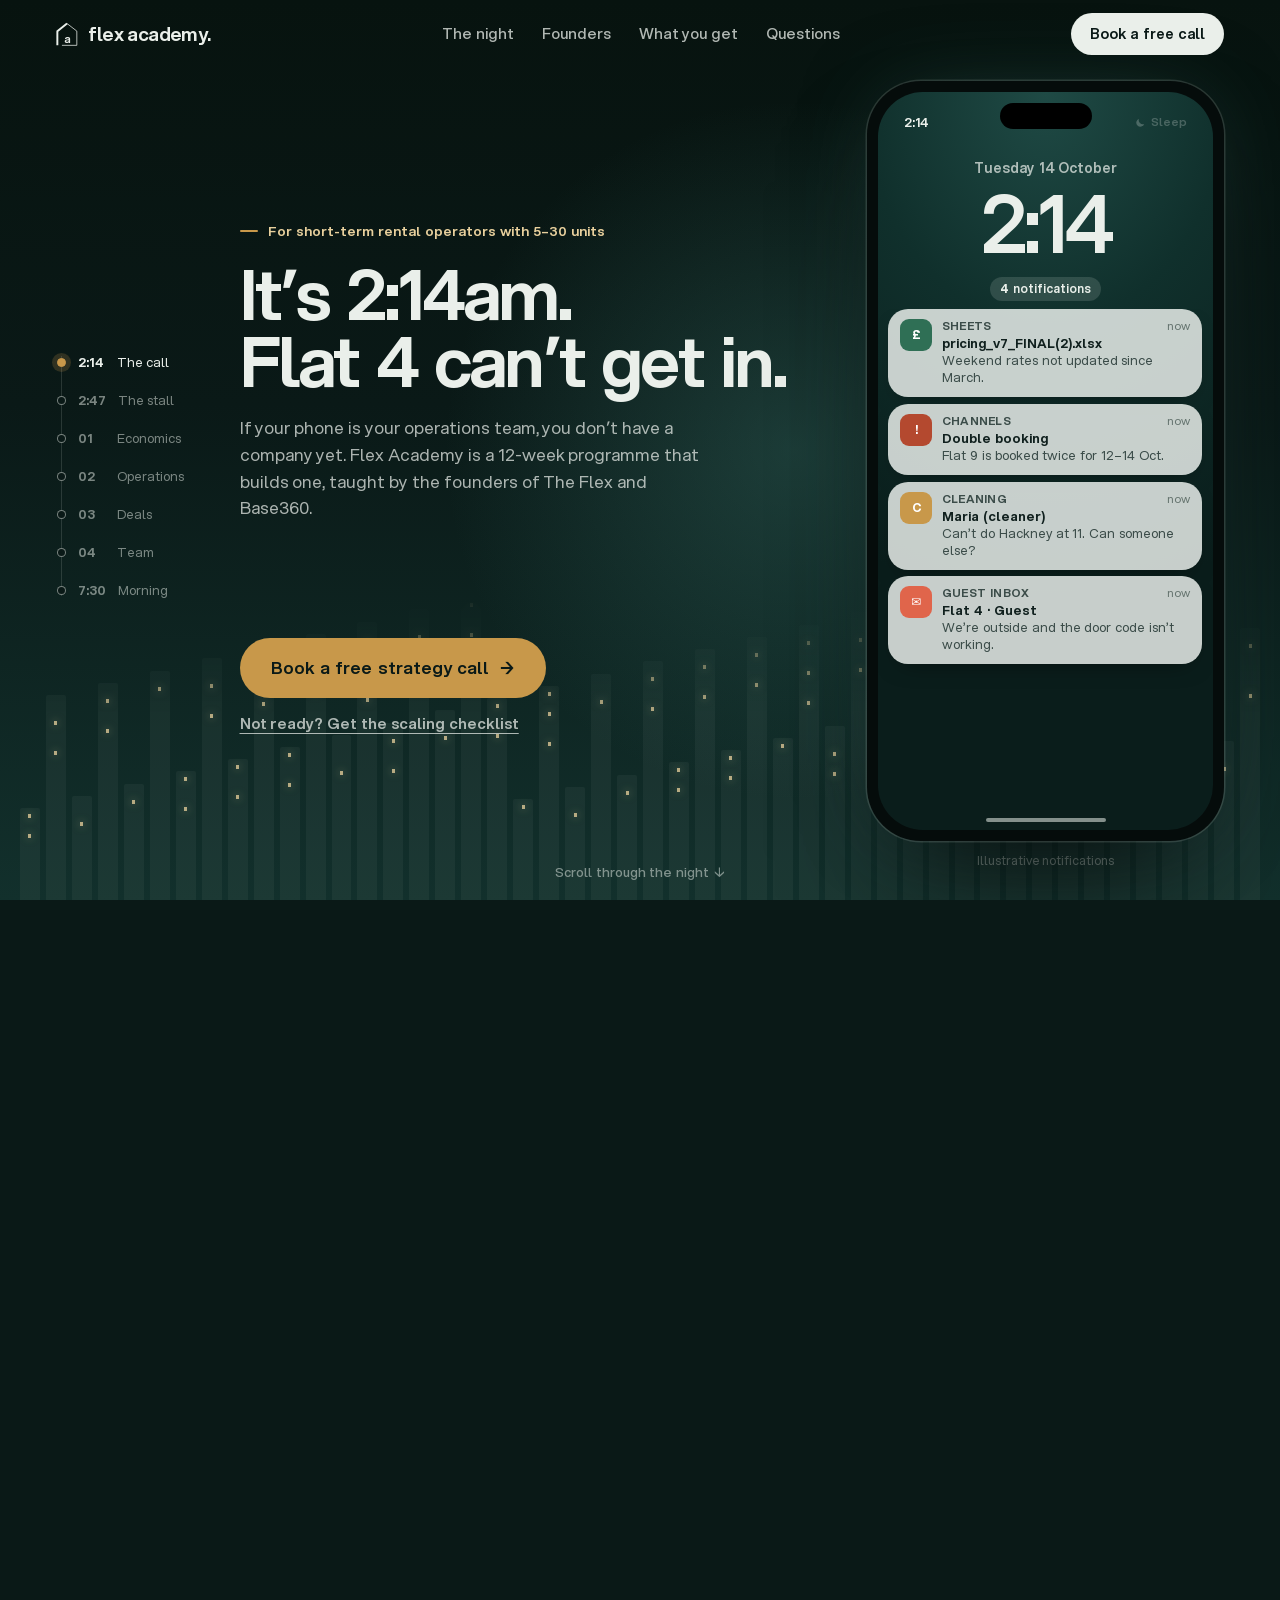
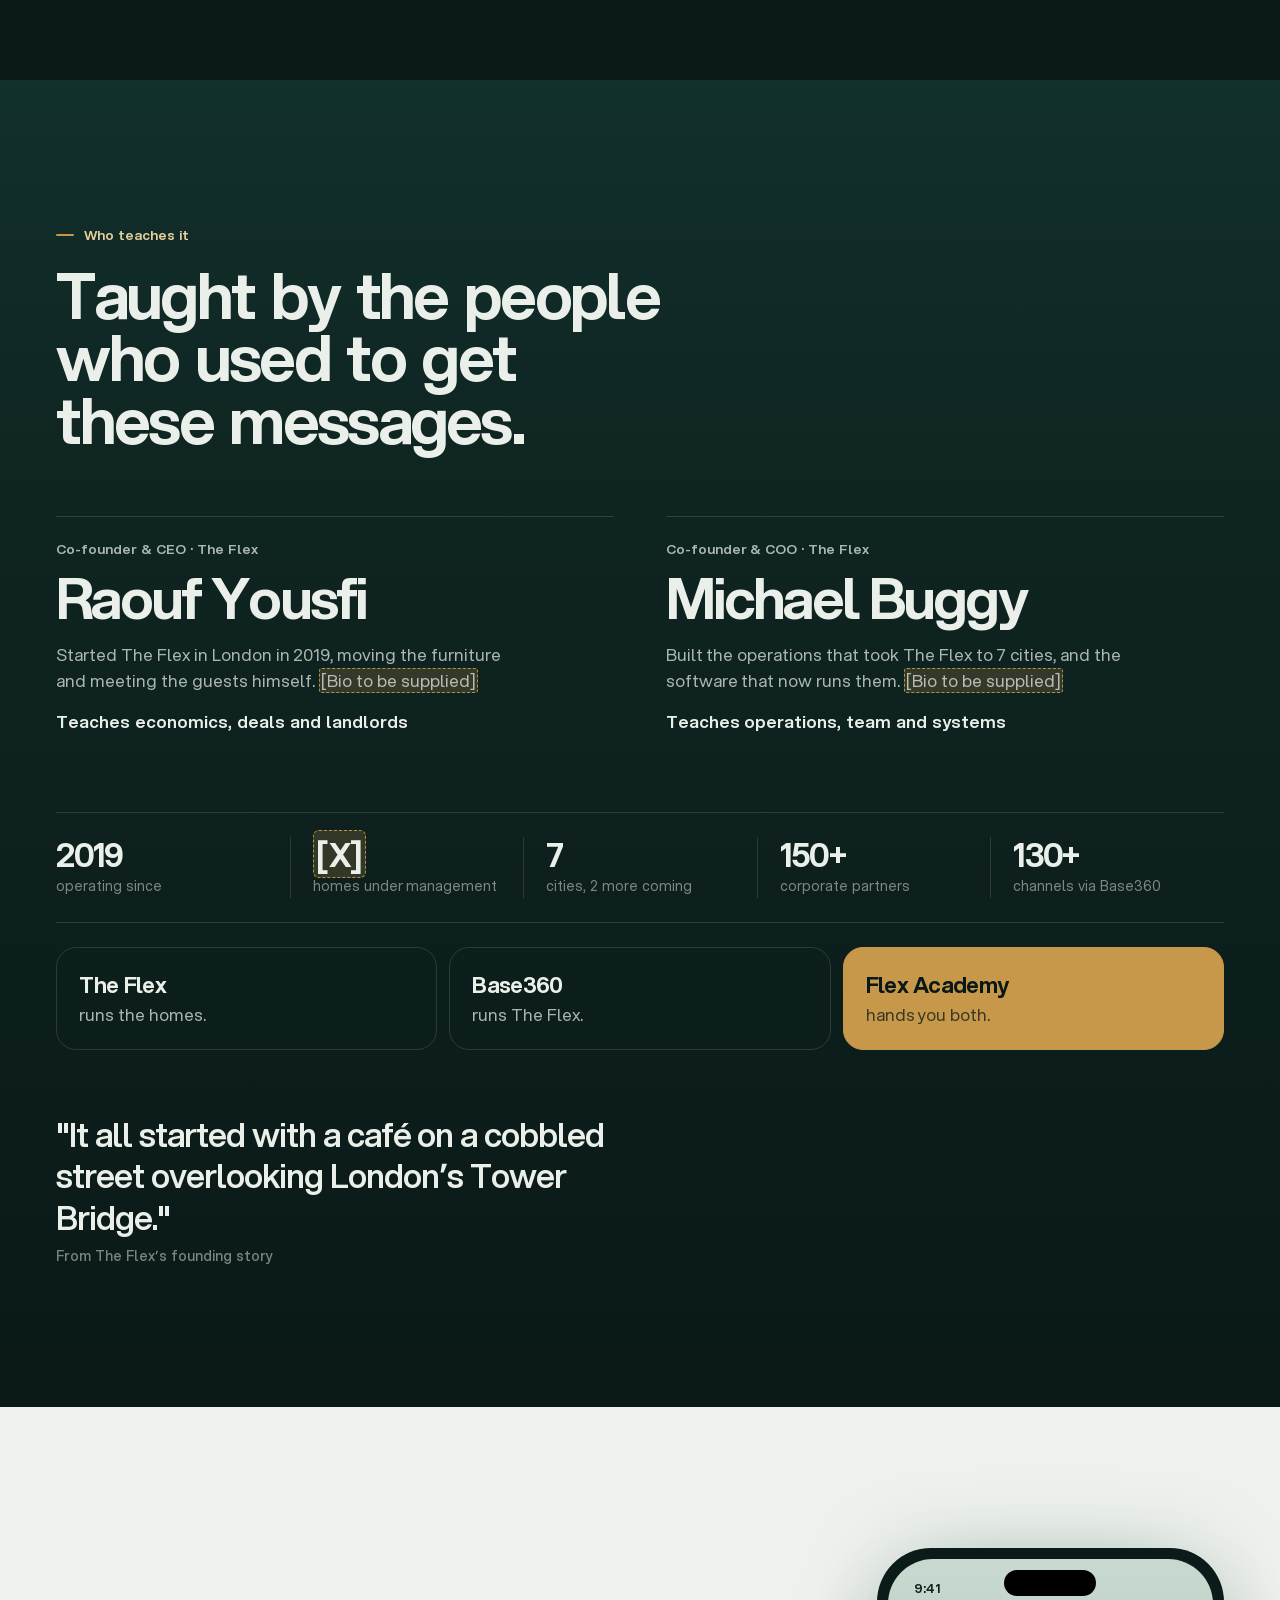
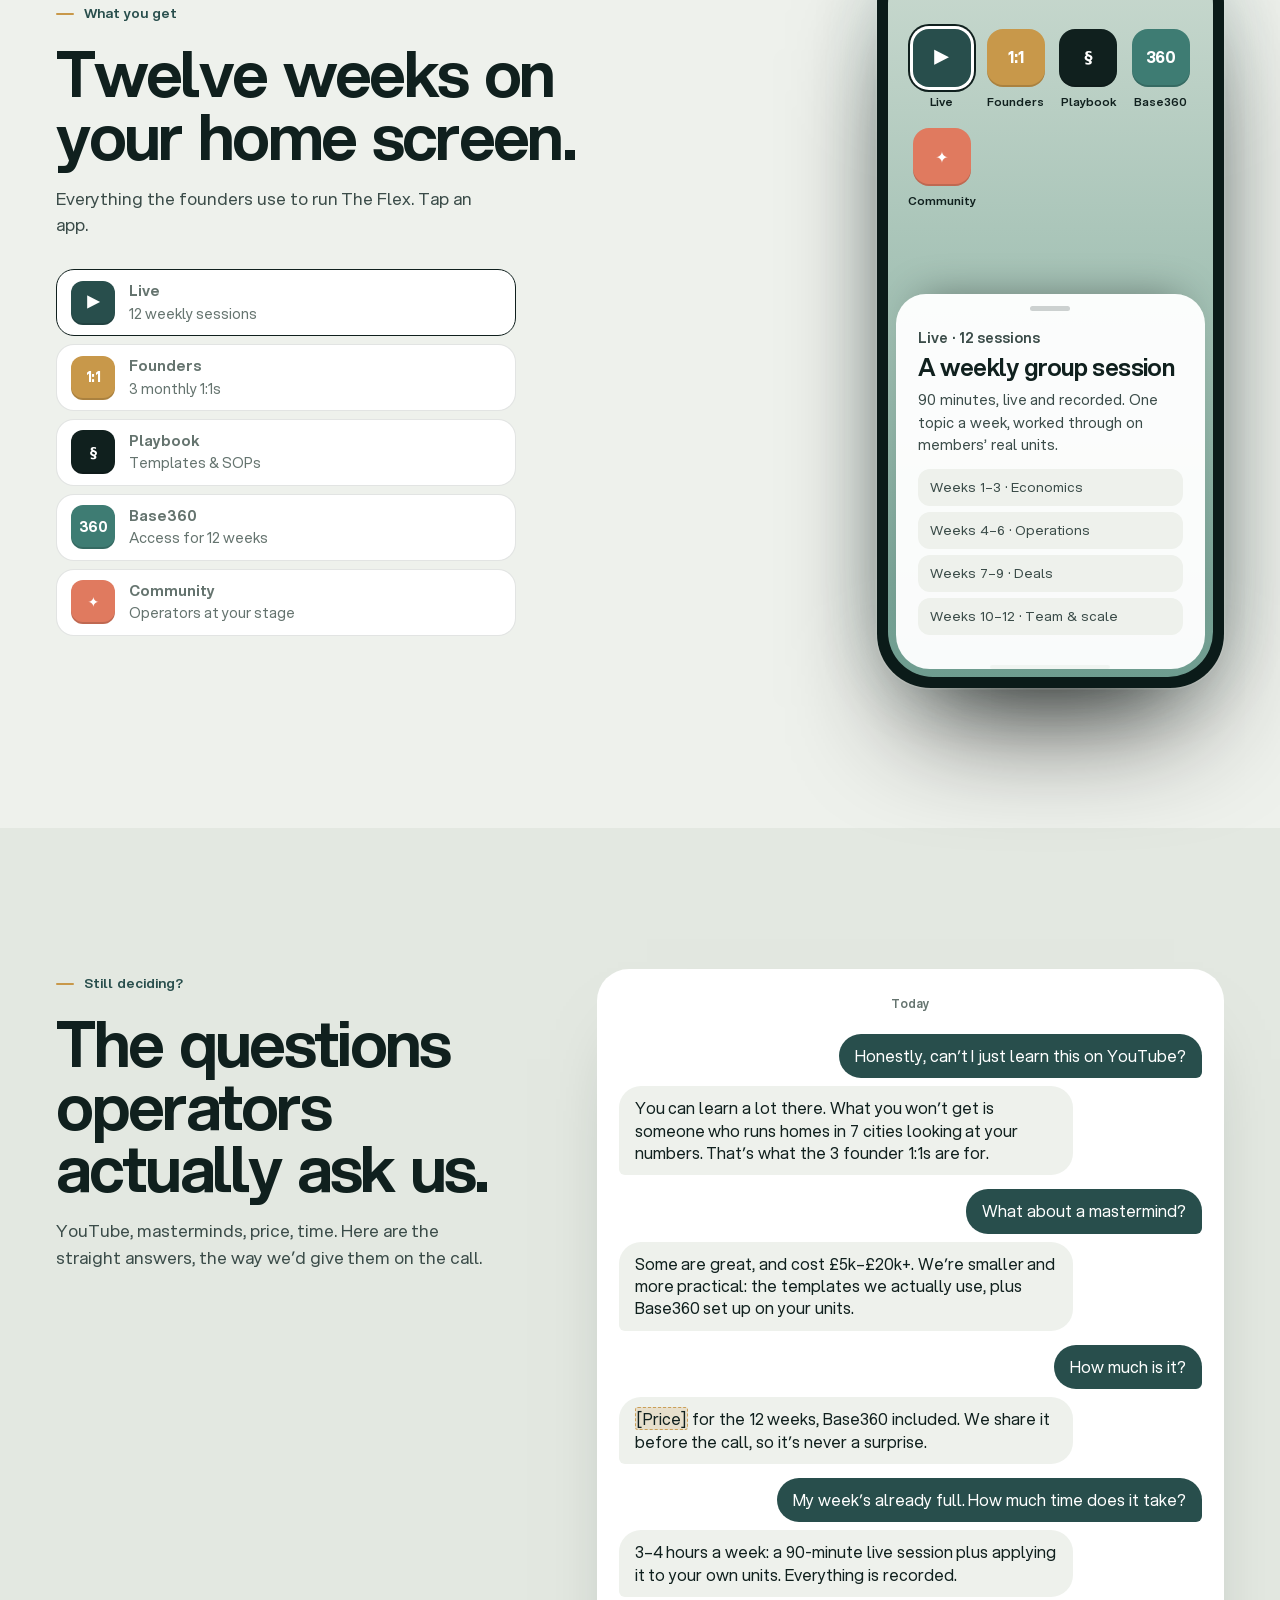
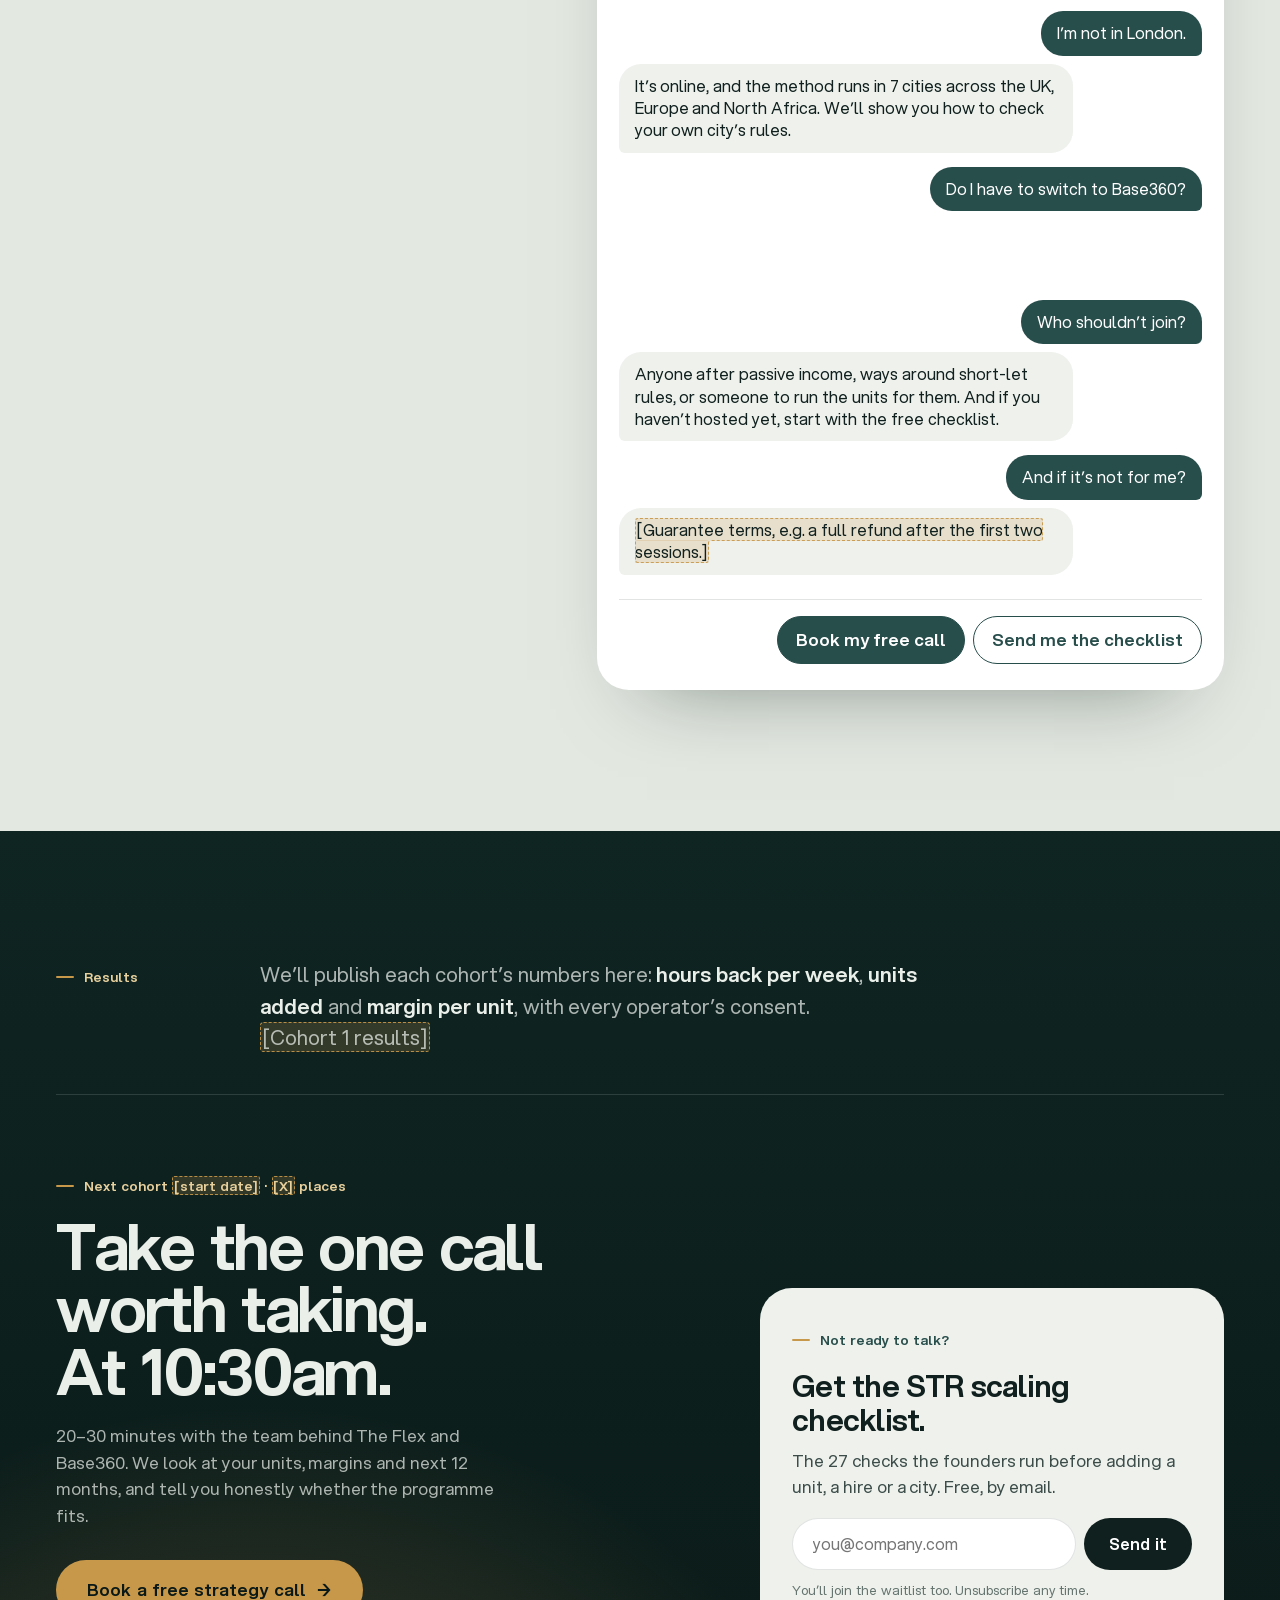
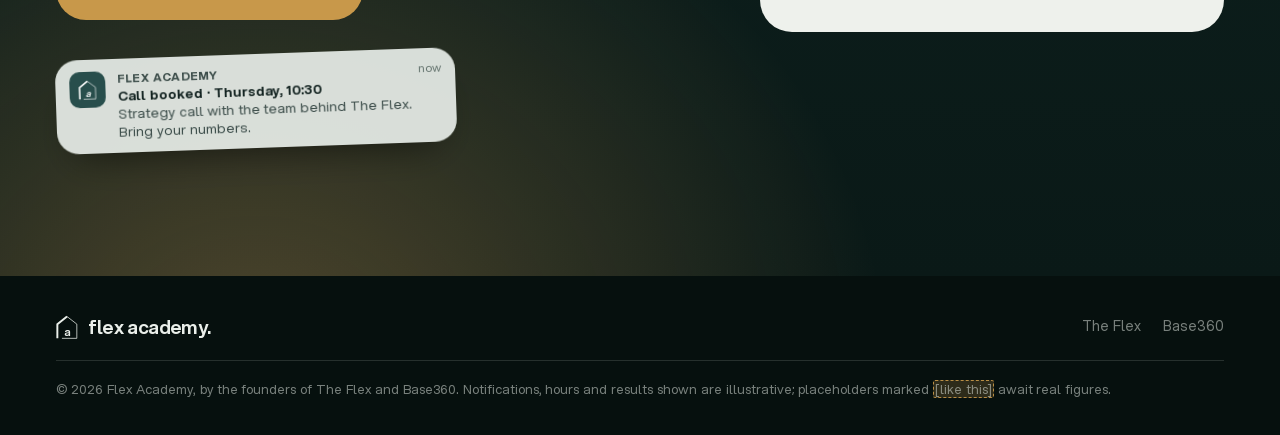
<file: sites/03-214am/index.html>
<!doctype html>
<html lang="en">
<head>
<meta charset="utf-8">
<meta name="viewport" content="width=device-width, initial-scale=1, viewport-fit=cover">
<title>Flex Academy 2:14am</title>
<meta name="description" content="A 12-week programme for short-term rental operators with 5–30 units, taught by the founders of The Flex and Base360. Turn your phone back into a phone.">
<meta name="theme-color" content="#0B1B19">
<link rel="preload" href="fonts/aspekta-var.woff2" as="font" type="font/woff2" crossorigin>
<link rel="stylesheet" href="styles.css">
</head>
<body>

<svg width="0" height="0" style="position:absolute" aria-hidden="true">
  <symbol id="mark" viewBox="0 0 26 28"><path d="M1.6 27.2V10.6L13 1.6" fill="none" stroke="currentColor" stroke-width="2.3"/><path d="M13 1.6l11.6 9V27.4H7" fill="none" stroke="currentColor" stroke-width=".9"/><text x="13.8" y="24.4" text-anchor="middle" font-family="Aspekta, sans-serif" font-weight="600" font-size="13" fill="currentColor">a</text></symbol>
  <symbol id="i-check" viewBox="0 0 24 24"><path d="M5 12.5l4.5 4.5L19 7.5" fill="none" stroke="currentColor" stroke-width="2.2" stroke-linecap="round" stroke-linejoin="round"/></symbol>
  <symbol id="i-close" viewBox="0 0 16 16"><path d="M3 3l10 10M13 3L3 13" stroke="currentColor" stroke-width="1.8" stroke-linecap="round"/></symbol>
  <symbol id="i-minus" viewBox="0 0 16 16"><path d="M3 8h10" stroke="currentColor" stroke-width="2" stroke-linecap="round"/></symbol>
  <symbol id="i-plus" viewBox="0 0 16 16"><path d="M3 8h10M8 3v10" stroke="currentColor" stroke-width="2" stroke-linecap="round"/></symbol>
  <symbol id="i-moon" viewBox="0 0 16 16"><path d="M13.5 10.2A6 6 0 015.8 2.5a6 6 0 107.7 7.7z" fill="currentColor"/></symbol>
</svg>

<a class="skip" href="#main">Skip to content</a>

<header class="nav" id="nav">
  <div class="wrap nav-in">
    <a class="logo" href="#top" aria-label="Flex Academy home"><svg><use href="#mark"/></svg><span>flex academy.</span></a>
    <nav class="nav-links" aria-label="Sections">
      <a href="#story">The night</a><a href="#founders">Founders</a><a href="#apps">What you get</a><a href="#chat">Questions</a>
    </nav>
    <button class="btn btn-light btn-sm" type="button" data-book>Book a free call</button>
  </div>
</header>

<main id="main">

<!-- =========================================================
     THE NIGHT · pinned story, the phone's clock runs 2:14 → 7:30
     ========================================================= -->
<section class="story" id="story" aria-label="A night in the life of an operator's phone">
  <div class="stage" id="top">
    <div class="sky" aria-hidden="true"><i class="glow"></i><span class="windows" id="windows"></span></div>

    <ol class="rail" aria-label="Jump through the night">
      <li><button type="button" data-seg="0"><b>2:14</b>The call</button></li>
      <li><button type="button" data-seg="1"><b>2:47</b>The stall</button></li>
      <li><button type="button" data-seg="2"><b>01</b>Economics</button></li>
      <li><button type="button" data-seg="3"><b>02</b>Operations</button></li>
      <li><button type="button" data-seg="4"><b>03</b>Deals</button></li>
      <li><button type="button" data-seg="5"><b>04</b>Team</button></li>
      <li><button type="button" data-seg="6"><b>7:30</b>Morning</button></li>
    </ol>

    <div class="panels">
      <article class="panel is-on" data-panel="0">
        <p class="kicker">For short-term rental operators with <span class="nw">5–30</span> units</p>
        <h1>It's 2:14am.<br>Flat 4 can't get in.</h1>
        <p class="sub">If your phone is your operations team, you don't have a company yet. Flex Academy is a 12-week programme that builds one, taught by the founders of The Flex and Base360.</p>
      </article>
      <article class="panel" data-panel="1">
        <p class="kicker">The stall</p>
        <h2>Every key you add rings this phone.</h2>
        <div class="meter">
          <p><b id="m-units">5</b><span>units</span></p>
          <p><b id="m-hours">19</b><span>hours a week on operations</span></p>
        </div>
        <p class="sub">Demand isn't the limit between 5 and 30 units. You are. Every new flat brings the same messages, cleans and pricing calls, and all of them land here.</p>
        <p class="fine">Hours are an illustrative estimate from typical operator workloads.</p>
      </article>
      <article class="panel" data-panel="2">
        <p class="kicker">Chapter 01 · Weeks 1–3</p>
        <h2>Economics. Know which units make money.</h2>
        <p class="sub">A P&amp;L for every unit, pricing that beats your spreadsheet, and the four numbers to check before you sign anything.</p>
        <p class="out"><b>You leave with</b> a unit P&amp;L model and a deal scorecard.</p>
      </article>
      <article class="panel" data-panel="3">
        <p class="kicker">Chapter 02 · Weeks 4–6</p>
        <h2>Operations. Get your phone back.</h2>
        <p class="sub">Cleaning, check-in and guest messaging that run without you, with Base360 set up on your units.</p>
        <p class="out"><b>You leave with</b> SOPs, a guest message playbook and Base360 live.</p>
      </article>
      <article class="panel" data-panel="4">
        <p class="kicker">Chapter 03 · Weeks 7–9</p>
        <h2>Deals. Grow without buying property.</h2>
        <p class="sub">Rent-to-rent, management agreements and landlord terms that protect your margin. How The Flex built 150+ corporate partners.</p>
        <p class="out"><b>You leave with</b> a landlord pitch deck and contract templates.</p>
      </article>
      <article class="panel" data-panel="5">
        <p class="kicker">Chapter 04 · Weeks 10–12</p>
        <h2>Team &amp; scale. Someone else takes the 2am call.</h2>
        <p class="sub">Your first ops hire, the weekly numbers meeting, and the playbook The Flex used to open 7 cities.</p>
        <p class="out"><b>You leave with</b> an ops hiring scorecard and a city launch checklist.</p>
      </article>
      <article class="panel" data-panel="6">
        <p class="kicker">Week 12</p>
        <h2>7:30am.<br>Nothing needs you.</h2>
        <p class="sub">That's what twelve weeks builds: a company that runs at night, so you can spend the day growing it.</p>
      </article>

      <div class="panel-cta">
        <button class="btn btn-brass btn-lg" type="button" data-book>Book a free strategy call <span class="arr" aria-hidden="true">→</span></button>
        <a class="link-lt" href="#checklist" data-checklist>Not ready? Get the scaling checklist</a>
      </div>
    </div>

    <div class="device-wrap">
      <div class="device" id="device">
        <div class="island" aria-hidden="true"></div>
        <div class="screen">
          <div class="status" aria-hidden="true"><span id="st-time">2:14</span><span class="dnd" id="dnd"><svg><use href="#i-moon"/></svg>Sleep</span></div>
          <div class="lock">
            <p class="date" id="date">Tuesday 14 October</p>
            <p class="clock" id="clock" aria-live="off">2:14</p>
          </div>
          <p class="unread" id="unread"><b id="unread-n">4</b> notifications</p>
          <ul class="stack" id="stack" aria-live="polite" aria-label="Notifications"></ul>
          <div class="home-bar" aria-hidden="true"></div>
        </div>
      </div>
      <p class="device-cap" id="device-cap">Illustrative notifications</p>
    </div>

    <p class="hint" id="hint" aria-hidden="true">Scroll through the night <span>↓</span></p>
  </div>
</section>

<!-- ================= FOUNDERS ================= -->
<section class="founders-sec" id="founders" aria-labelledby="f-title">
  <div class="wrap">
    <p class="kicker">Who teaches it</p>
    <h2 class="big" id="f-title">Taught by the people who used to get these messages.</h2>
    <div class="founders">
      <article class="founder">
        <p class="f-role">Co-founder &amp; CEO · The Flex</p>
        <h3>Raouf Yousfi</h3>
        <p>Started The Flex in London in 2019, moving the furniture and meeting the guests himself. <span class="ph">[Bio to be supplied]</span></p>
        <p class="f-teach">Teaches economics, deals and landlords</p>
      </article>
      <article class="founder">
        <p class="f-role">Co-founder &amp; COO · The Flex</p>
        <h3>Michael Buggy</h3>
        <p>Built the operations that took The Flex to 7 cities, and the software that now runs them. <span class="ph">[Bio to be supplied]</span></p>
        <p class="f-teach">Teaches operations, team and systems</p>
      </article>
    </div>
    <div class="proof" aria-label="The Flex and Base360 in numbers">
      <div><b>2019</b><span>operating since</span></div>
      <div><b><span class="ph">[X]</span></b><span>homes under management</span></div>
      <div><b>7</b><span>cities, 2 more coming</span></div>
      <div><b>150+</b><span>corporate partners</span></div>
      <div><b>130+</b><span>channels via Base360</span></div>
    </div>
    <div class="relay">
      <p><span>The Flex</span> runs the homes.</p>
      <p><span>Base360</span> runs The Flex.</p>
      <p class="is-us"><span>Flex Academy</span> hands you both.</p>
    </div>
    <blockquote class="origin">"It all started with a café on a cobbled street overlooking London's Tower Bridge."<cite>From The Flex's founding story</cite></blockquote>
  </div>
</section>

<!-- ================= WHAT YOU GET · home screen ================= -->
<section class="apps-sec" id="apps" aria-labelledby="a-title">
  <div class="wrap apps-grid">
    <div>
      <p class="kicker dark">What you get</p>
      <h2 class="big dark" id="a-title">Twelve weeks on your home screen.</h2>
      <p class="lede">Everything the founders use to run The Flex. Tap an app.</p>
      <ul class="app-list" role="tablist" aria-label="What's included">
        <li><button type="button" role="tab" aria-selected="true" data-app="0"><i style="--c:#284E4C">▶</i><span><b>Live</b>12 weekly sessions</span></button></li>
        <li><button type="button" role="tab" aria-selected="false" data-app="1"><i style="--c:#C8984A">1:1</i><span><b>Founders</b>3 monthly 1:1s</span></button></li>
        <li><button type="button" role="tab" aria-selected="false" data-app="2"><i style="--c:#10201E">§</i><span><b>Playbook</b>Templates &amp; SOPs</span></button></li>
        <li><button type="button" role="tab" aria-selected="false" data-app="3"><i style="--c:#3E7C73">360</i><span><b>Base360</b>Access for 12 weeks</span></button></li>
        <li><button type="button" role="tab" aria-selected="false" data-app="4"><i style="--c:#E07A5F">✦</i><span><b>Community</b>Operators at your stage</span></button></li>
      </ul>
    </div>
    <div class="device light">
      <div class="island" aria-hidden="true"></div>
      <div class="screen home">
        <div class="status" aria-hidden="true"><span>9:41</span><span></span></div>
        <div class="icons" aria-hidden="true">
          <button type="button" tabindex="-1" data-app="0"><i style="--c:#284E4C">▶</i>Live</button>
          <button type="button" tabindex="-1" data-app="1"><i style="--c:#C8984A">1:1</i>Founders</button>
          <button type="button" tabindex="-1" data-app="2"><i style="--c:#10201E">§</i>Playbook</button>
          <button type="button" tabindex="-1" data-app="3"><i style="--c:#3E7C73">360</i>Base360</button>
          <button type="button" tabindex="-1" data-app="4"><i style="--c:#E07A5F">✦</i>Community</button>
        </div>
        <div class="sheet" id="sheet" aria-live="polite">
          <span class="grab" aria-hidden="true"></span>
          <p class="sheet-k" id="sh-k">Live · 12 sessions</p>
          <h3 id="sh-t">A weekly group session</h3>
          <p id="sh-p">90 minutes, live and recorded. One topic a week, worked through on members' real units.</p>
          <ul class="sheet-list" id="sh-l"></ul>
        </div>
        <div class="home-bar" aria-hidden="true"></div>
      </div>
    </div>
  </div>
</section>

<!-- ================= CHAT · objections, comparison, fit ================= -->
<section class="chat-sec" id="chat" aria-labelledby="c-title">
  <div class="wrap chat-grid">
    <div class="chat-intro">
      <p class="kicker dark">Still deciding?</p>
      <h2 class="big dark" id="c-title">The questions operators actually ask us.</h2>
      <p class="lede">YouTube, masterminds, price, time. Here are the straight answers, the way we'd give them on the call.</p>
    </div>
    <div class="thread" id="thread">
      <p class="t-day">Today</p>
      <p class="msg op">Honestly, can't I just learn this on YouTube?</p>
      <p class="msg fa">You can learn a lot there. What you won't get is someone who runs homes in 7 cities looking at your numbers. That's what the 3 founder 1:1s are for.</p>
      <p class="msg op">What about a mastermind?</p>
      <p class="msg fa">Some are great, and cost £5k–£20k+. We're smaller and more practical: the templates we actually use, plus Base360 set up on your units.</p>
      <p class="msg op">How much is it?</p>
      <p class="msg fa"><span class="ph">[Price]</span> for the 12 weeks, Base360 included. We share it before the call, so it's never a surprise.</p>
      <p class="msg op">My week's already full. How much time does it take?</p>
      <p class="msg fa">3–4 hours a week: a 90-minute live session plus applying it to your own units. Everything is recorded.</p>
      <p class="msg op">I'm not in London.</p>
      <p class="msg fa">It's online, and the method runs in 7 cities across the UK, Europe and North Africa. We'll show you how to check your own city's rules.</p>
      <p class="msg op">Do I have to switch to Base360?</p>
      <p class="msg fa">No. It's included because it's what we use. Everything we teach works with the tools you already have.</p>
      <p class="msg op">Who shouldn't join?</p>
      <p class="msg fa">Anyone after passive income, ways around short-let rules, or someone to run the units for them. And if you haven't hosted yet, start with the free checklist.</p>
      <p class="msg op">And if it's not for me?</p>
      <p class="msg fa"><span class="ph">[Guarantee terms, e.g. a full refund after the first two sessions.]</span></p>
      <div class="replies">
        <button class="reply primary" type="button" data-book>Book my free call</button>
        <button class="reply" type="button" data-checklist>Send me the checklist</button>
      </div>
    </div>
  </div>
</section>

<!-- ================= RESULTS + FINAL ================= -->
<section class="final" id="book-section" aria-labelledby="fin-title">
  <div class="wrap">
    <div class="results">
      <p class="kicker">Results</p>
      <p class="results-line">We'll publish each cohort's numbers here: <b>hours back per week</b>, <b>units added</b> and <b>margin per unit</b>, with every operator's consent. <span class="ph">[Cohort 1 results]</span></p>
    </div>
    <div class="final-grid">
      <div>
        <p class="kicker">Next cohort <span class="ph">[start date]</span> · <span class="ph">[X]</span> places</p>
        <h2 class="big" id="fin-title">Take the one call worth taking. At 10:30am.</h2>
        <p class="sub">20–30 minutes with the team behind The Flex and Base360. We look at your units, margins and next 12 months, and tell you honestly whether the programme fits.</p>
        <button class="btn btn-brass btn-lg" type="button" data-book>Book a free strategy call <span class="arr" aria-hidden="true">→</span></button>
        <div class="preview" aria-hidden="true">
          <i class="p-ic"><svg><use href="#mark"/></svg></i>
          <div><p class="p-top"><b>Flex Academy</b><span>now</span></p><p class="p-t">Call booked · Thursday, 10:30</p><p class="p-b">Strategy call with the team behind The Flex. Bring your numbers.</p></div>
        </div>
      </div>
      <div class="lead" id="checklist">
        <p class="kicker dark">Not ready to talk?</p>
        <h3>Get the STR scaling checklist.</h3>
        <p>The 27 checks the founders run before adding a unit, a hire or a city. Free, by email.</p>
        <form class="capture" novalidate data-capture>
          <label class="sr-only" for="cap-email">Email address</label>
          <input id="cap-email" type="email" autocomplete="email" placeholder="you@company.com">
          <button class="btn btn-ink" type="submit">Send it</button>
        </form>
        <p class="capture-help">You'll join the waitlist too. Unsubscribe any time.</p>
      </div>
    </div>
  </div>
</section>

</main>

<footer class="footer">
  <div class="wrap footer-in">
    <a class="logo" href="#top" aria-label="Flex Academy home"><svg><use href="#mark"/></svg><span>flex academy.</span></a>
    <nav aria-label="Family"><a href="https://theflex.global" target="_blank" rel="noopener">The Flex</a><a href="https://base360.ai" target="_blank" rel="noopener">Base360</a></nav>
    <p>© 2026 Flex Academy, by the founders of The Flex and Base360. Notifications, hours and results shown are illustrative; placeholders marked <span class="ph">[like this]</span> await real figures.</p>
  </div>
</footer>

<div class="mbar" id="mbar" aria-hidden="true"><button class="btn btn-brass" type="button" data-book tabindex="-1">Book a free strategy call</button></div>

<!-- ================= BOOKING · a phone app ================= -->
<dialog class="book" id="book" aria-labelledby="book-title">
  <div class="island" aria-hidden="true"></div>
  <div class="book-app">
    <div class="book-head">
      <span class="app-ic"><svg><use href="#mark"/></svg></span>
      <span id="book-title">Free strategy call<small>20–30 min with the team behind The Flex &amp; Base360</small></span>
      <button class="icon-btn" type="button" id="book-close" aria-label="Close"><svg><use href="#i-close"/></svg></button>
    </div>
    <div class="book-progress" aria-hidden="true"><i id="book-bar"></i></div>
    <div class="book-body" id="book-form">
      <fieldset class="step-f" data-step="units">
        <legend class="sr-only">How many units do you run today?</legend>
        <p class="q-k">1 of 4</p>
        <h2 aria-hidden="true">How many units do you run today?</h2>
        <div class="dial-row">
          <button class="step" type="button" id="f-minus" aria-label="One unit fewer"><svg><use href="#i-minus"/></svg></button>
          <output class="dial-num" id="f-out" aria-live="polite">12</output>
          <button class="step" type="button" id="f-plus" aria-label="One unit more"><svg><use href="#i-plus"/></svg></button>
        </div>
        <label class="none"><input type="checkbox" id="f-none"> I don't run any units yet</label>
      </fieldset>
      <fieldset class="step-f" data-step="target" hidden>
        <legend class="sr-only">Where do you want to be in 12 months?</legend>
        <p class="q-k">2 of 4</p>
        <h2 aria-hidden="true">Where do you want to be in 12 months?</h2>
        <p class="why">We'll bring a rough plan for getting there.</p>
        <div class="choices">
          <label class="choice"><input type="radio" name="target" value="Up to 10 units"><span>Up to 10 units</span></label>
          <label class="choice"><input type="radio" name="target" value="10–30 units"><span>10–30 units</span></label>
          <label class="choice"><input type="radio" name="target" value="30–100 units"><span>30–100 units</span></label>
          <label class="choice"><input type="radio" name="target" value="100+ units"><span>100+ units</span></label>
          <label class="choice"><input type="radio" name="target" value="A new city"><span>A new city</span></label>
          <label class="choice"><input type="radio" name="target" value="Not sure yet"><span>Not sure yet</span></label>
        </div>
      </fieldset>
      <fieldset class="step-f" data-step="city" hidden>
        <legend class="sr-only">Where are your units?</legend>
        <p class="q-k">3 of 4</p>
        <h2 aria-hidden="true">Where are your units?</h2>
        <p class="why">Rules and demand differ by city. We'll check yours first.</p>
        <div class="field">
          <label for="b-city">City</label>
          <input id="b-city" list="cities" autocomplete="address-level2" placeholder="e.g. Manchester">
          <datalist id="cities"><option value="London"><option value="Manchester"><option value="Edinburgh"><option value="Paris"><option value="Lisbon"><option value="Berlin"><option value="Dubai"><option value="Algiers"><option value="Several cities"></datalist>
          <span class="err" id="err-city" hidden>Add a city, or "Several cities".</span>
        </div>
      </fieldset>
      <fieldset class="step-f" data-step="budget" hidden>
        <legend class="sr-only">What could you invest in growth over the next 12 months?</legend>
        <p class="q-k">4 of 4</p>
        <h2 aria-hidden="true">What could you invest in growth this year?</h2>
        <p class="why">Programme, furnishing and deposits combined. It tells us which routes are realistic.</p>
        <div class="choices">
          <label class="choice"><input type="radio" name="budget" value="u5"><span>Under £5k</span></label>
          <label class="choice"><input type="radio" name="budget" value="5-20"><span>£5k–£20k</span></label>
          <label class="choice"><input type="radio" name="budget" value="20-50"><span>£20k–£50k</span></label>
          <label class="choice"><input type="radio" name="budget" value="50+"><span>£50k+</span></label>
        </div>
      </fieldset>
      <fieldset class="step-f" data-step="contact" hidden>
        <legend class="sr-only">Where should we send the invite?</legend>
        <p class="q-k">Almost there</p>
        <h2 aria-hidden="true">Where should we send the invite?</h2>
        <div class="summary" id="summary"></div>
        <div class="field"><label for="b-name">First name</label><input id="b-name" autocomplete="given-name"><span class="err" id="err-name" hidden>Add your first name.</span></div>
        <div class="field"><label for="b-email">Email</label><input id="b-email" type="email" autocomplete="email" placeholder="you@company.com"><span class="err" id="err-email" hidden>Enter an email like name@company.com.</span></div>
        <div class="field"><label for="b-phone">Phone <small>(optional, WhatsApp is fine)</small></label><input id="b-phone" type="tel" autocomplete="tel"></div>
      </fieldset>
      <fieldset class="step-f" data-step="slot" hidden>
        <legend class="sr-only">Pick a time for your call</legend>
        <p class="q-k">Pick a time</p>
        <h2 aria-hidden="true">When suits you, <span id="b-hi">there</span>?</h2>
        <div class="days-row" id="b-days" role="group" aria-label="Day"></div>
        <div class="slots" id="b-slots" role="group" aria-label="Time"></div>
        <p class="tz" id="b-tz"></p>
        <span class="err" id="err-slot" hidden>Pick a day and a time.</span>
      </fieldset>
      <div class="step-f" data-step="nofit" hidden>
        <p class="q-k">Honest answer</p>
        <h2 tabindex="-1">A call won't help you most right now.</h2>
        <p class="why">The programme is built for operators who already host. Start with the checklist and we'll tell you when a beginners' track opens.</p>
        <form class="capture" novalidate data-capture>
          <label class="sr-only" for="nf-email">Email address</label>
          <input id="nf-email" type="email" autocomplete="email" placeholder="you@company.com">
          <button class="btn btn-ink" type="submit">Send the checklist</button>
        </form>
      </div>
      <div class="step-f done" data-step="done" hidden>
        <p class="done-clock" id="d-clock">10:30</p>
        <p class="done-date" id="d-date"></p>
        <div class="notif calm">
          <i class="n-ic"><svg><use href="#mark"/></svg></i>
          <div><p class="n-top"><b>Flex Academy</b><span>now</span></p><p class="n-t" id="d-title">You're booked.</p><p class="n-b" id="d-sub"></p></div>
        </div>
        <div class="addcal">
          <a class="btn btn-line btn-sm" id="d-gcal" target="_blank" rel="noopener">Add to Google Calendar</a>
          <a class="btn btn-line btn-sm" id="d-ocal" target="_blank" rel="noopener">Add to Outlook</a>
        </div>
        <p class="bring">Bring your unit list, last three months' revenue and the one thing that takes most of your week.</p>
      </div>
    </div>
    <div class="book-foot">
      <button class="back" type="button" id="book-back" hidden>Back</button>
      <button class="btn btn-ink" type="button" id="book-next">Continue <span class="arr" aria-hidden="true">→</span></button>
    </div>
  </div>
</dialog>

<script src="main.js"></script>
</body>
</html>
</file>
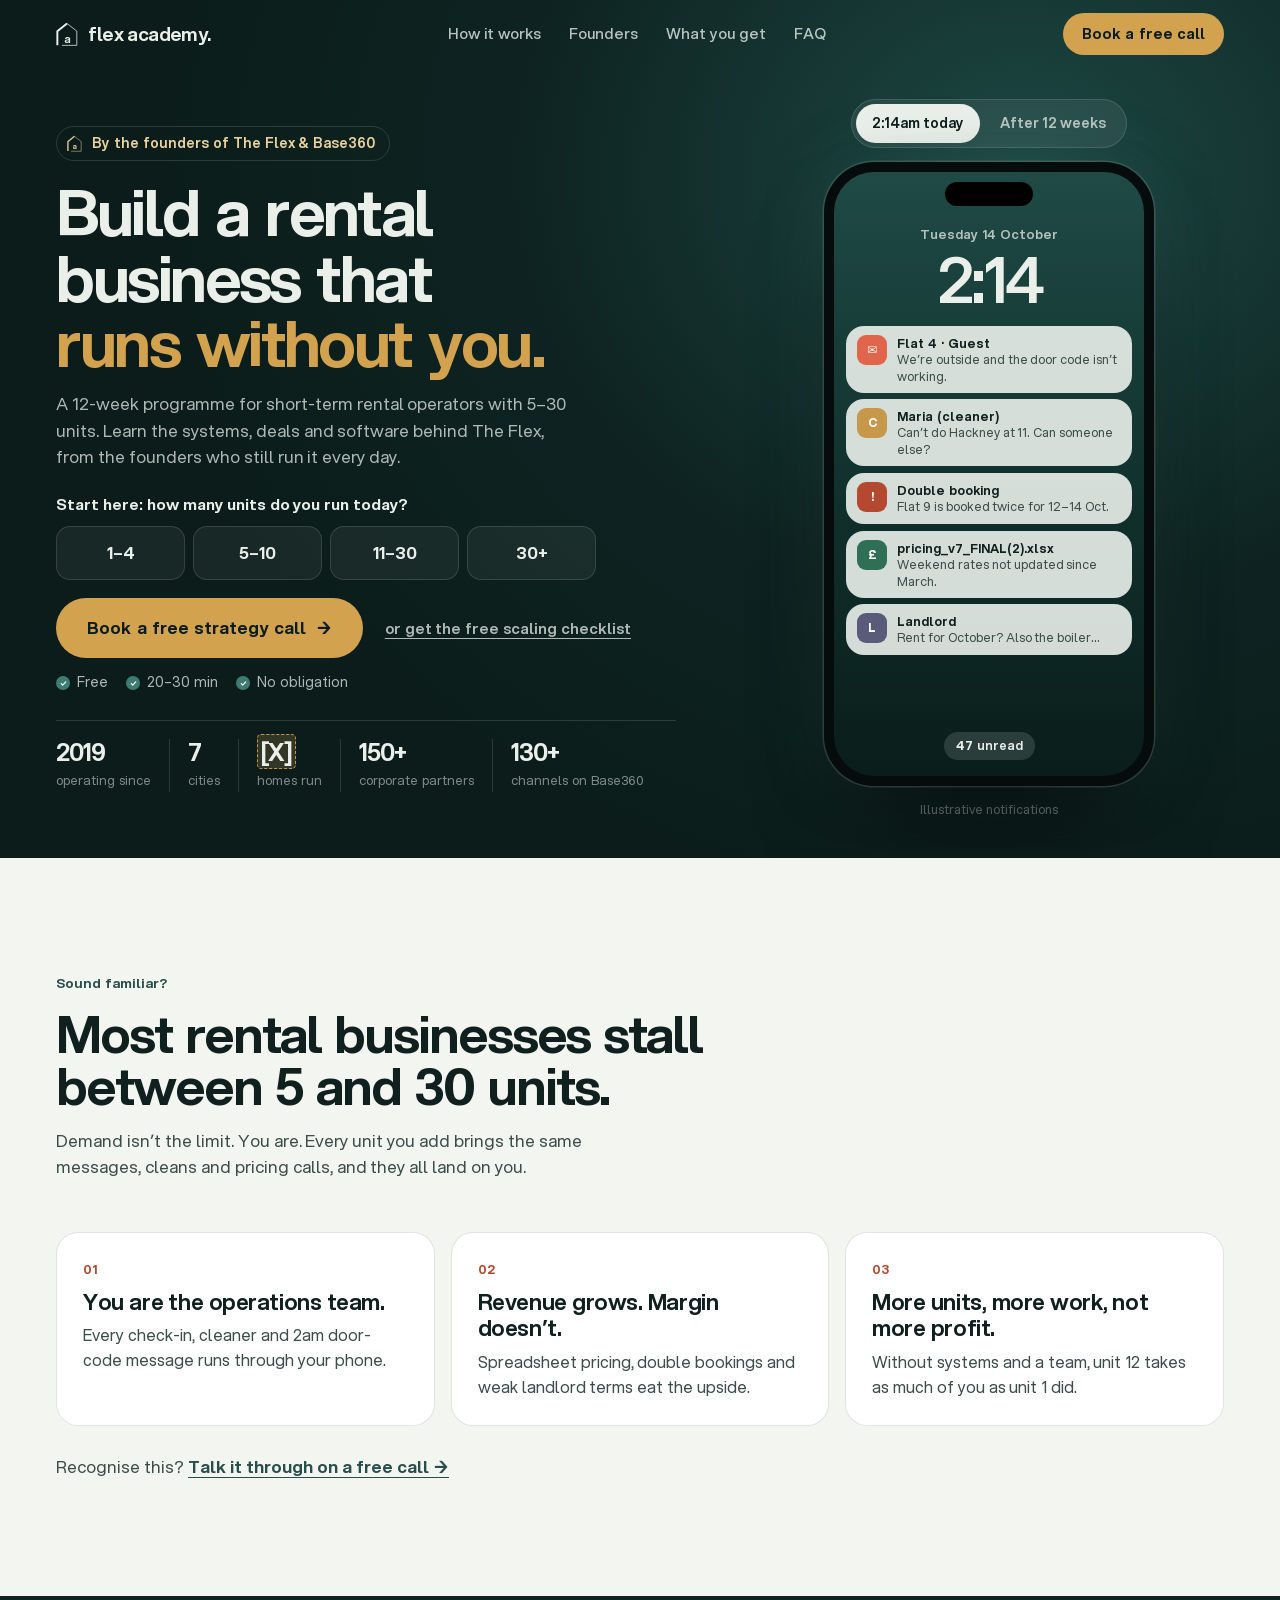
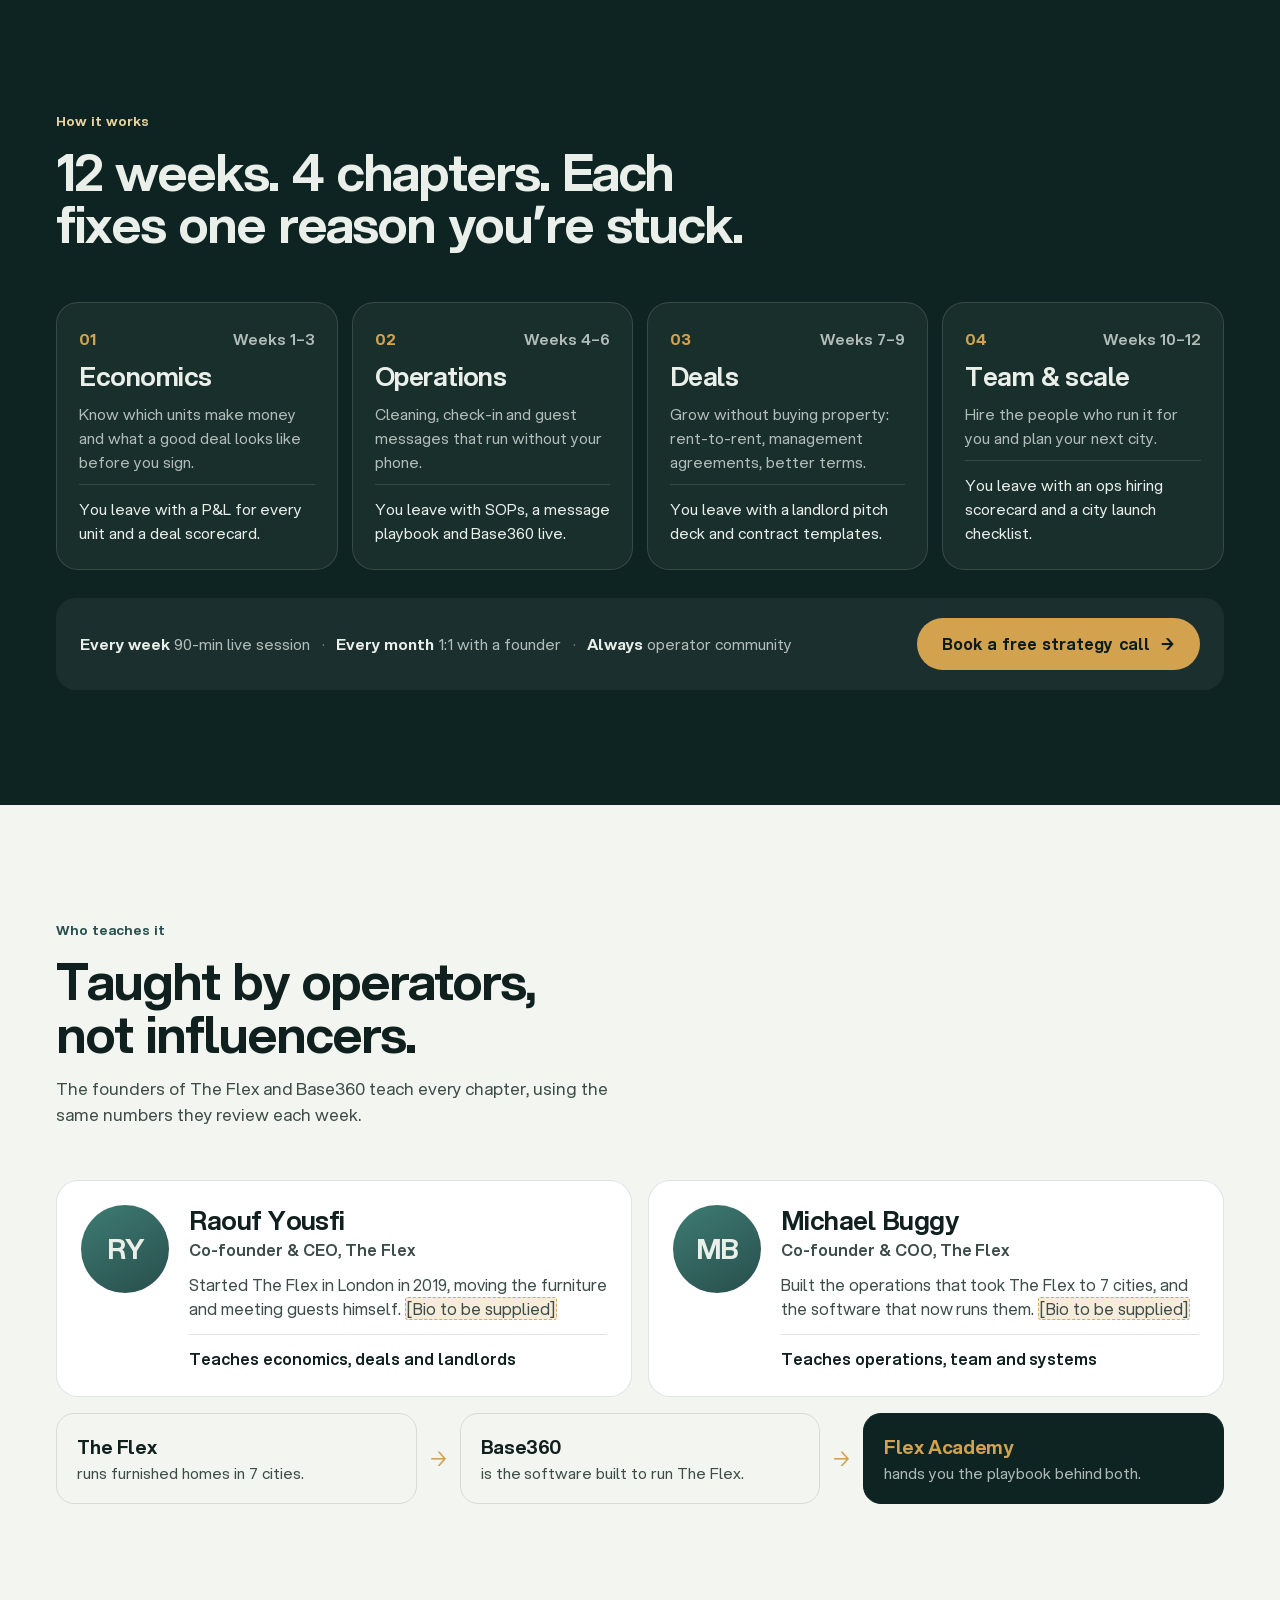
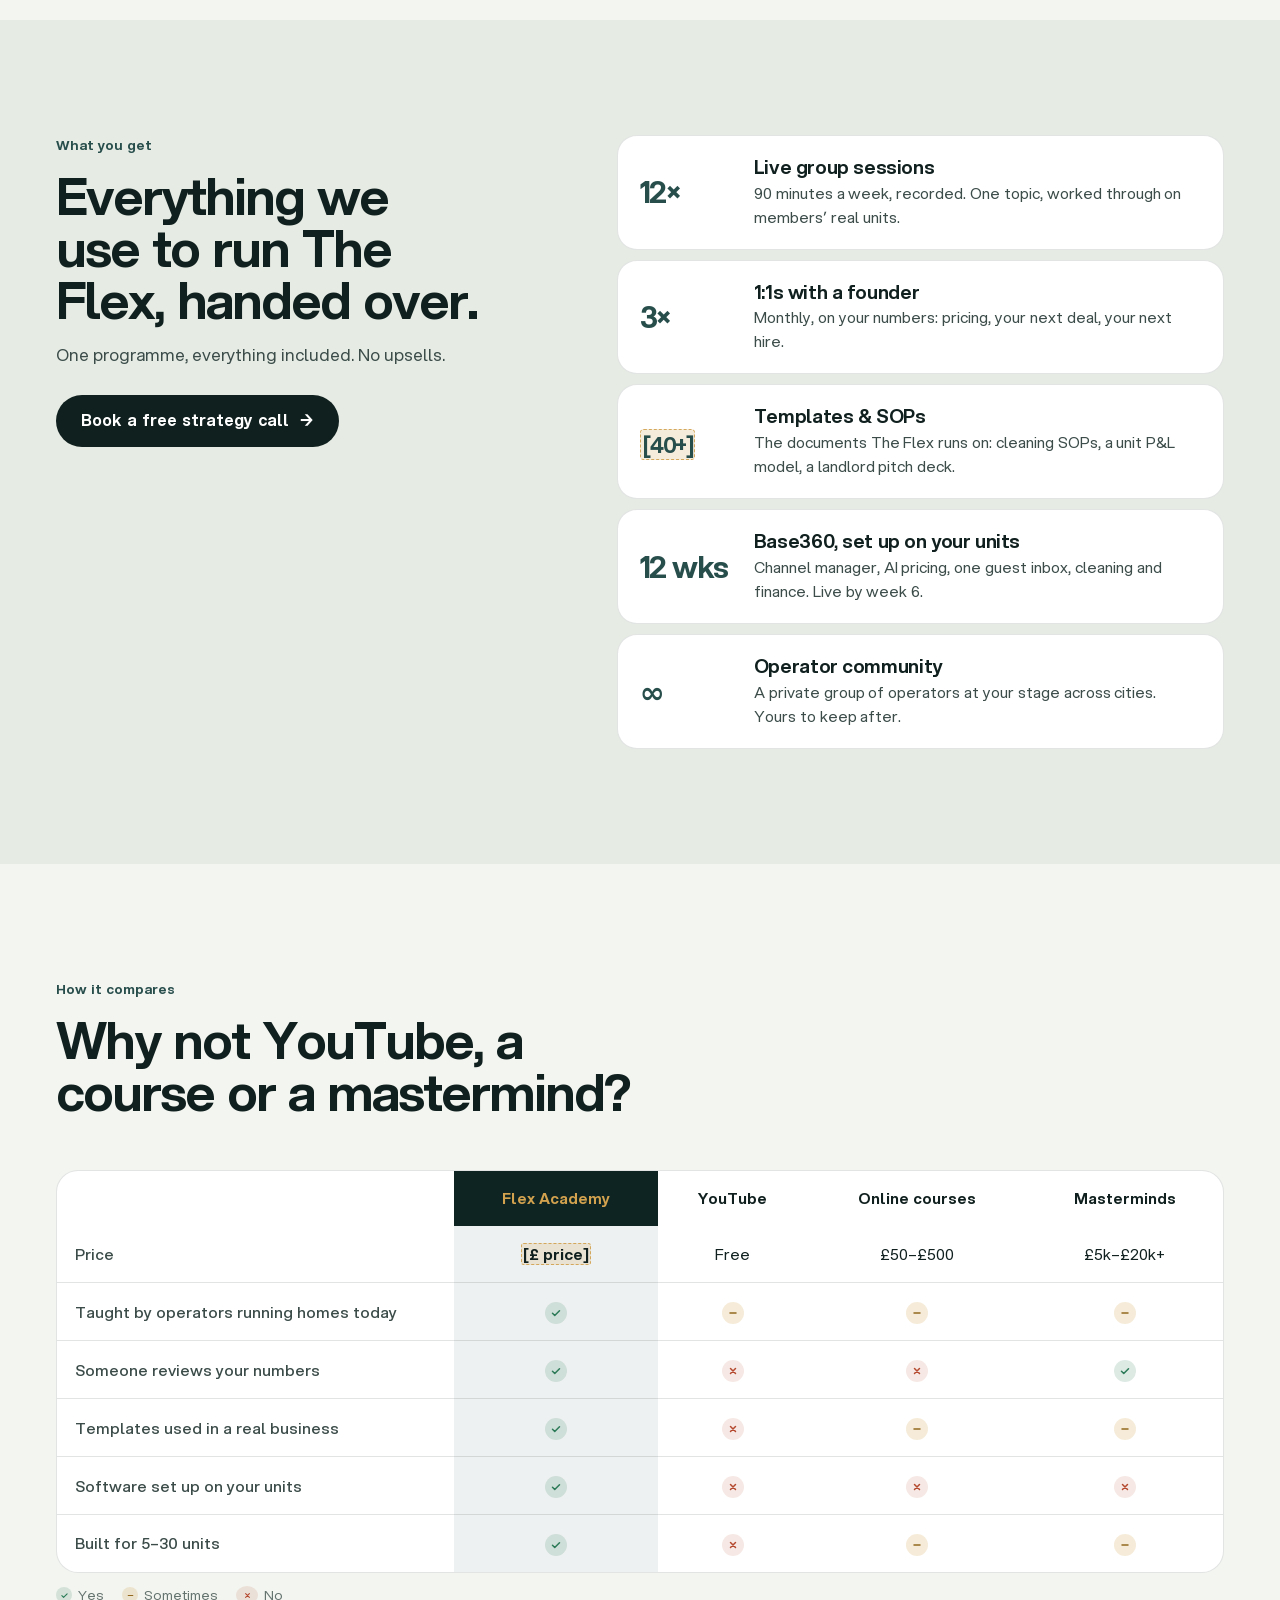
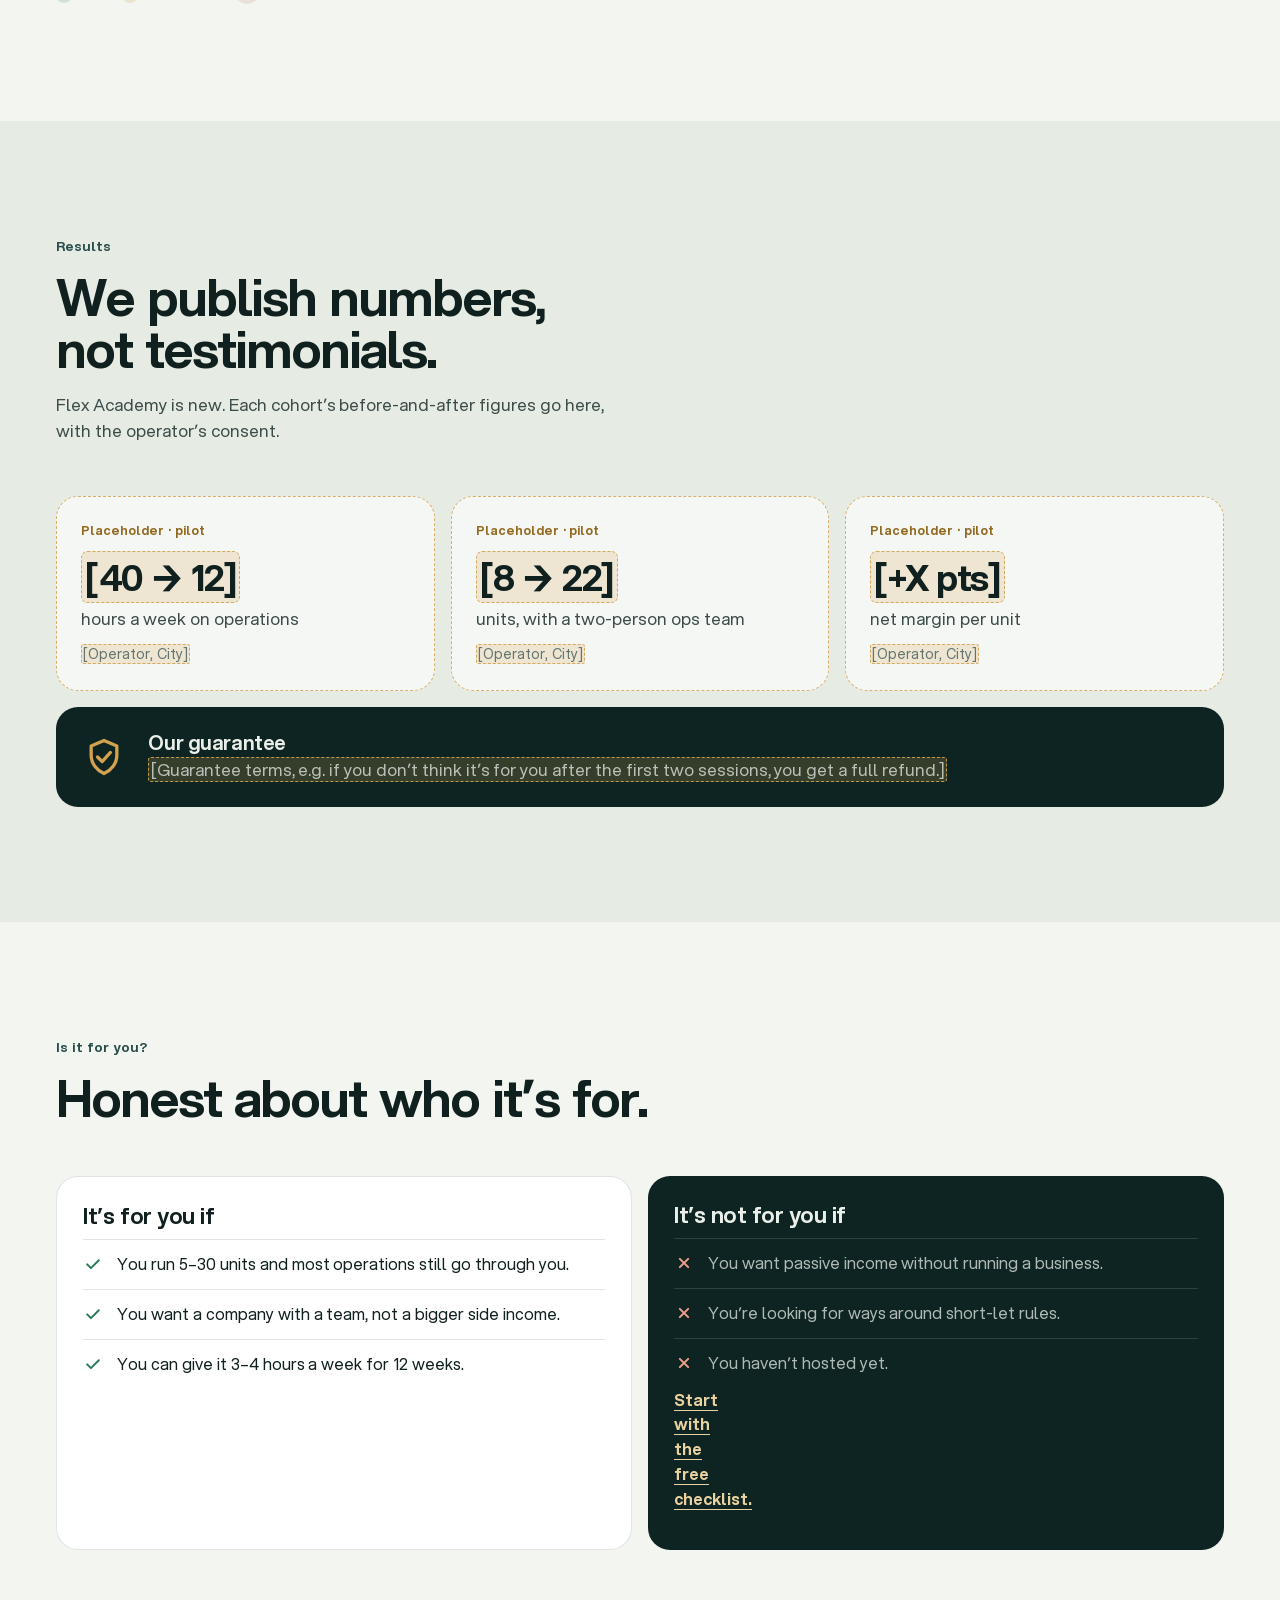
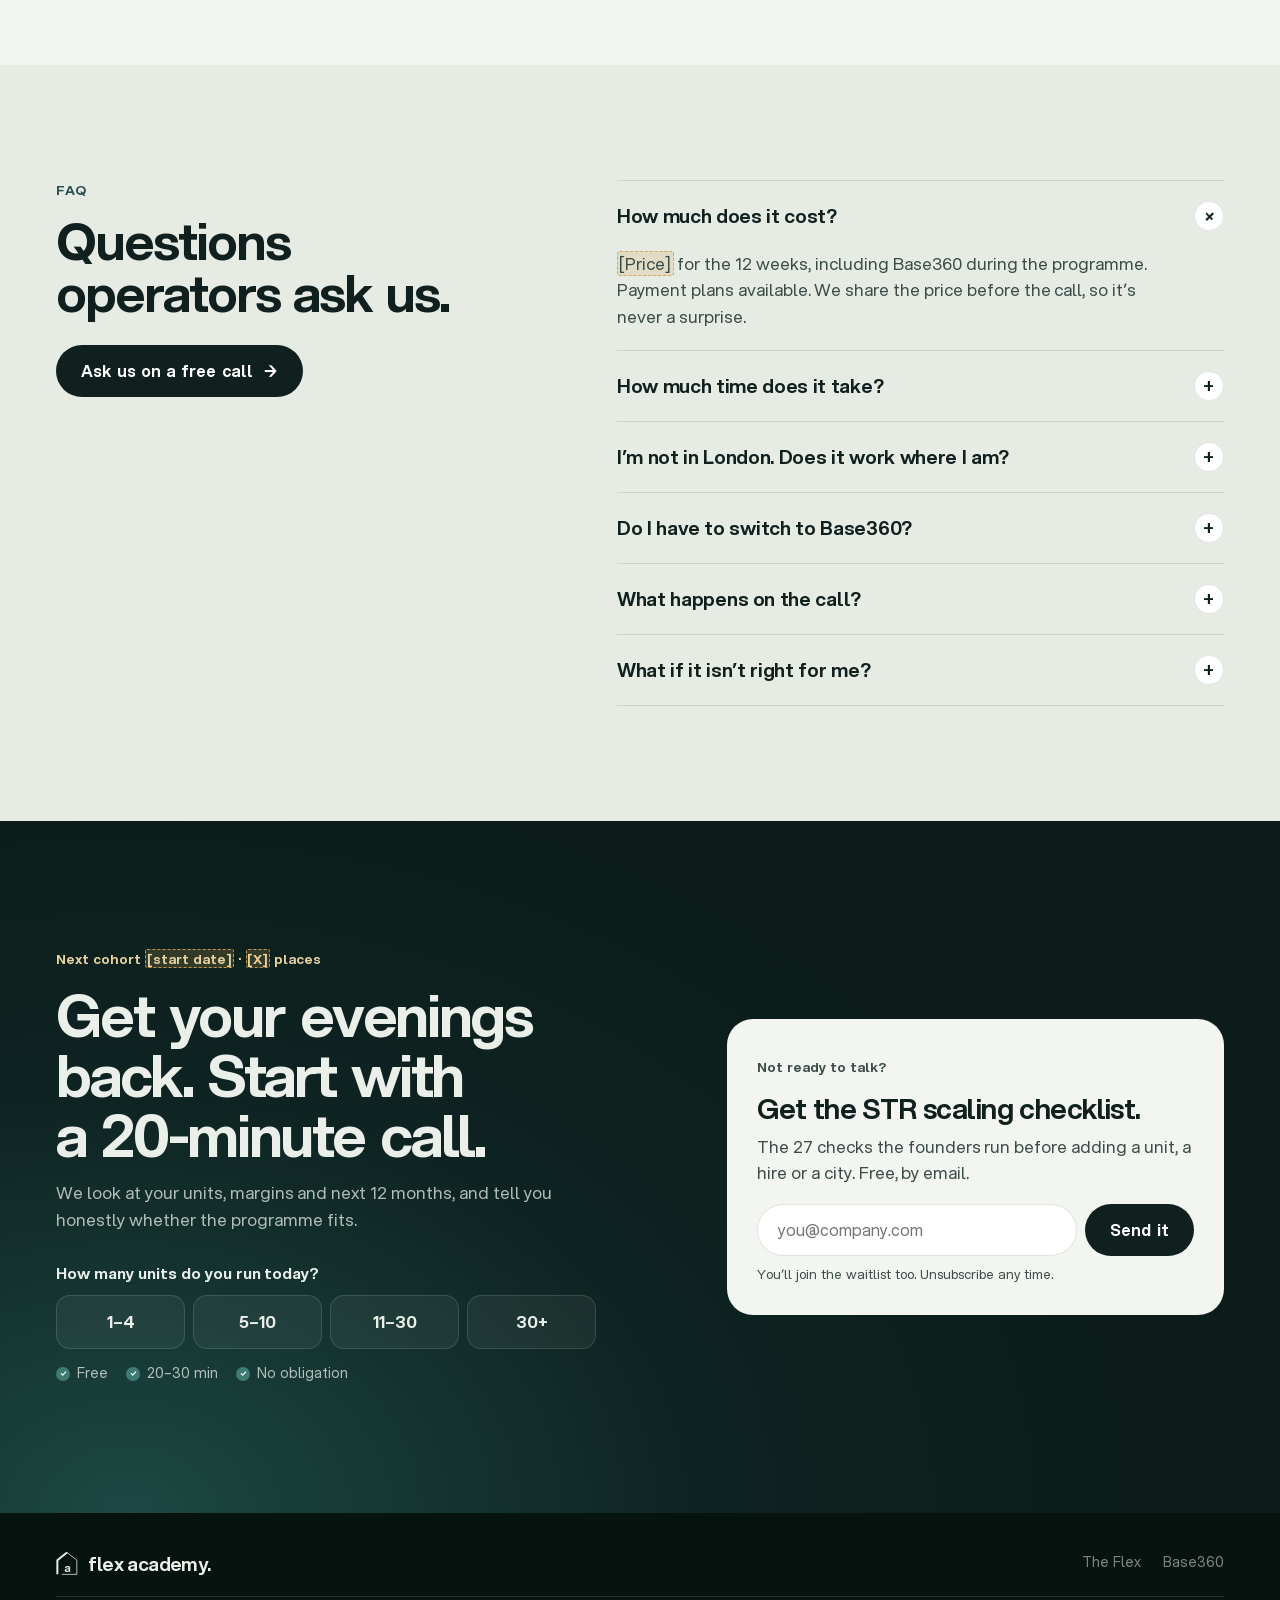
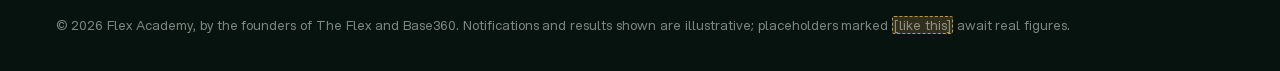
<file: sites/04-convert/index.html>
<!doctype html>
<html lang="en">
<head>
<meta charset="utf-8">
<meta name="viewport" content="width=device-width, initial-scale=1, viewport-fit=cover">
<title>Flex Academy</title>
<meta name="description" content="A 12-week programme for short-term rental operators with 5–30 units, taught by the founders of The Flex and Base360. Book a free strategy call.">
<meta name="theme-color" content="#0E2422">
<link rel="preload" href="fonts/aspekta-var.woff2" as="font" type="font/woff2" crossorigin>
<link rel="stylesheet" href="styles.css">
</head>
<body>

<svg width="0" height="0" style="position:absolute" aria-hidden="true">
  <symbol id="mark" viewBox="0 0 26 28"><path d="M1.6 27.2V10.6L13 1.6" fill="none" stroke="currentColor" stroke-width="2.3"/><path d="M13 1.6l11.6 9V27.4H7" fill="none" stroke="currentColor" stroke-width=".9"/><text x="13.8" y="24.4" text-anchor="middle" font-family="Aspekta, sans-serif" font-weight="600" font-size="13" fill="currentColor">a</text></symbol>
  <symbol id="i-check" viewBox="0 0 24 24"><path d="M5 12.5l4.5 4.5L19 7.5" fill="none" stroke="currentColor" stroke-width="2.4" stroke-linecap="round" stroke-linejoin="round"/></symbol>
  <symbol id="i-x" viewBox="0 0 24 24"><path d="M7 7l10 10M17 7L7 17" fill="none" stroke="currentColor" stroke-width="2.4" stroke-linecap="round"/></symbol>
  <symbol id="i-close" viewBox="0 0 16 16"><path d="M3 3l10 10M13 3L3 13" stroke="currentColor" stroke-width="1.8" stroke-linecap="round"/></symbol>
  <symbol id="i-shield" viewBox="0 0 24 24"><path d="M12 3l7 3v5c0 4.5-3 8.2-7 10-4-1.8-7-5.5-7-10V6l7-3z" fill="none" stroke="currentColor" stroke-width="1.8" stroke-linejoin="round"/><path d="M8.5 12l2.5 2.5 4.5-5" fill="none" stroke="currentColor" stroke-width="1.8" stroke-linecap="round" stroke-linejoin="round"/></symbol>
</svg>

<a class="skip" href="#main">Skip to content</a>

<header class="nav" id="nav">
  <div class="wrap nav-in">
    <a class="logo" href="#top" aria-label="Flex Academy home"><svg><use href="#mark"/></svg><span>flex academy.</span></a>
    <nav class="nav-links" aria-label="Sections">
      <a href="#how">How it works</a><a href="#founders">Founders</a><a href="#get">What you get</a><a href="#faq">FAQ</a>
    </nav>
    <button class="btn btn-brass btn-sm" type="button" data-book>Book a free call</button>
  </div>
</header>

<main id="main">

<!-- ============ HERO ============ -->
<section class="hero" id="top" aria-labelledby="hero-title">
  <div class="wrap hero-grid">
    <div class="hero-copy">
      <p class="by"><svg><use href="#mark"/></svg>By the founders of The Flex &amp; Base360</p>
      <h1 id="hero-title">Build a rental business that <span class="hl">runs without you.</span></h1>
      <p class="hero-sub">A 12-week programme for short-term rental operators with <span class="nw">5–30</span> units. Learn the systems, deals and software behind The Flex, from the founders who still run it every day.</p>

      <div class="qual" role="group" aria-labelledby="qual-l">
        <p class="qual-l" id="qual-l">Start here: how many units do you run today?</p>
        <div class="qual-opts">
          <button type="button" data-units="1-4">1–4</button>
          <button type="button" data-units="5-10">5–10</button>
          <button type="button" data-units="11-30">11–30</button>
          <button type="button" data-units="30+">30+</button>
        </div>
      </div>

      <div class="ctas">
        <button class="btn btn-brass btn-lg" type="button" data-book>Book a free strategy call <span class="arr" aria-hidden="true">→</span></button>
        <a class="link-lt" href="#checklist" data-checklist>or get the free scaling checklist</a>
      </div>
      <p class="assure"><span>Free</span><span>20–30 min</span><span>No obligation</span></p>
      <ul class="proof" aria-label="The Flex and Base360 in numbers">
        <li><b>2019</b><span>operating since</span></li>
        <li><b>7</b><span>cities</span></li>
        <li><b><span class="ph">[X]</span></b><span>homes run</span></li>
        <li><b>150+</b><span>corporate partners</span></li>
        <li><b>130+</b><span>channels on Base360</span></li>
      </ul>
    </div>

    <figure class="phone-wrap" aria-label="An operator's phone, before and after the programme">
      <div class="seg" role="tablist" aria-label="Show">
        <button role="tab" aria-selected="true" data-view="before" id="v-before">2:14am today</button>
        <button role="tab" aria-selected="false" data-view="after" id="v-after">After 12 weeks</button>
      </div>
      <div class="phone" id="phone" data-view="before">
        <div class="island" aria-hidden="true"></div>
        <div class="screen">
          <p class="p-date">Tuesday 14 October</p>
          <p class="p-clock"><span class="t-before">2:14</span><span class="t-after">7:30</span></p>
          <ul class="list l-before" aria-label="Notifications at 2:14am">
            <li class="n"><i style="--c:#E0654B">✉</i><div><b>Flat 4 · Guest</b><span>We're outside and the door code isn't working.</span></div></li>
            <li class="n"><i style="--c:#C8984A">C</i><div><b>Maria (cleaner)</b><span>Can't do Hackney at 11. Can someone else?</span></div></li>
            <li class="n"><i style="--c:#B4492F">!</i><div><b>Double booking</b><span>Flat 9 is booked twice for 12–14 Oct.</span></div></li>
            <li class="n"><i style="--c:#2F6F55">£</i><div><b>pricing_v7_FINAL(2).xlsx</b><span>Weekend rates not updated since March.</span></div></li>
            <li class="n"><i style="--c:#5A5A7A">L</i><div><b>Landlord</b><span>Rent for October? Also the boiler…</span></div></li>
          </ul>
          <ul class="list l-after" aria-label="Notifications at 7:30am after the programme">
            <li class="n ok"><i><svg><use href="#mark"/></svg></i><div><b>Overnight: handled</b><span>31 guest messages answered, 4 check-ins, cleaner reassigned.</span></div></li>
            <li class="n ok"><i><svg><use href="#mark"/></svg></i><div><b>October P&amp;L ready</b><span>11 of 12 units profitable. Flat 7 flagged.</span></div></li>
            <li class="n ok"><i><svg><use href="#mark"/></svg></i><div><b>Ops manager</b><span>6 issues handled. Nothing needs you.</span></div></li>
          </ul>
          <p class="p-count"><span class="t-before"><b>47</b> unread</span><span class="t-after"><b>0</b> need you</span></p>
        </div>
      </div>
      <figcaption>Illustrative notifications</figcaption>
    </figure>
  </div>

</section>

<!-- ============ PROBLEM ============ -->
<section class="sec" id="problem" aria-labelledby="p-title">
  <div class="wrap">
    <div class="head">
      <p class="eyebrow">Sound familiar?</p>
      <h2 id="p-title">Most rental businesses stall between 5 and 30 units.</h2>
      <p class="lede">Demand isn't the limit. You are. Every unit you add brings the same messages, cleans and pricing calls, and they all land on you.</p>
    </div>
    <div class="pains">
      <article class="pain"><p class="pain-n">01</p><h3>You are the operations team.</h3><p>Every check-in, cleaner and 2am door-code message runs through your phone.</p></article>
      <article class="pain"><p class="pain-n">02</p><h3>Revenue grows. Margin doesn't.</h3><p>Spreadsheet pricing, double bookings and weak landlord terms eat the upside.</p></article>
      <article class="pain"><p class="pain-n">03</p><h3>More units, more work, not more profit.</h3><p>Without systems and a team, unit 12 takes as much of you as unit 1 did.</p></article>
    </div>
    <p class="inline-cta">Recognise this? <button type="button" class="tlink" data-book>Talk it through on a free call →</button></p>
  </div>
</section>

<!-- ============ HOW IT WORKS ============ -->
<section class="sec sec-dark" id="how" aria-labelledby="h-title">
  <div class="wrap">
    <div class="head">
      <p class="eyebrow on-dark">How it works</p>
      <h2 id="h-title">12 weeks. 4 chapters. Each fixes one reason you're stuck.</h2>
    </div>
    <ol class="steps">
      <li><p class="s-meta"><b>01</b>Weeks 1–3</p><h3>Economics</h3><p>Know which units make money and what a good deal looks like before you sign.</p><p class="s-out">You leave with a P&amp;L for every unit and a deal scorecard.</p></li>
      <li><p class="s-meta"><b>02</b>Weeks 4–6</p><h3>Operations</h3><p>Cleaning, check-in and guest messages that run without your phone.</p><p class="s-out">You leave with SOPs, a message playbook and Base360 live.</p></li>
      <li><p class="s-meta"><b>03</b>Weeks 7–9</p><h3>Deals</h3><p>Grow without buying property: rent-to-rent, management agreements, better terms.</p><p class="s-out">You leave with a landlord pitch deck and contract templates.</p></li>
      <li><p class="s-meta"><b>04</b>Weeks 10–12</p><h3>Team &amp; scale</h3><p>Hire the people who run it for you and plan your next city.</p><p class="s-out">You leave with an ops hiring scorecard and a city launch checklist.</p></li>
    </ol>
    <div class="band">
      <p><b>Every week</b> 90-min live session <i>·</i> <b>Every month</b> 1:1 with a founder <i>·</i> <b>Always</b> operator community</p>
      <button class="btn btn-brass" type="button" data-book>Book a free strategy call <span class="arr" aria-hidden="true">→</span></button>
    </div>
  </div>
</section>

<!-- ============ FOUNDERS ============ -->
<section class="sec" id="founders" aria-labelledby="f-title">
  <div class="wrap">
    <div class="head">
      <p class="eyebrow">Who teaches it</p>
      <h2 id="f-title">Taught by operators, not influencers.</h2>
      <p class="lede">The founders of The Flex and Base360 teach every chapter, using the same numbers they review each week.</p>
    </div>
    <div class="founders">
      <article class="founder">
        <div class="mono" aria-hidden="true">RY</div>
        <div>
          <h3>Raouf Yousfi</h3>
          <p class="role">Co-founder &amp; CEO, The Flex</p>
          <p>Started The Flex in London in 2019, moving the furniture and meeting guests himself. <span class="ph">[Bio to be supplied]</span></p>
          <p class="teach">Teaches economics, deals and landlords</p>
        </div>
      </article>
      <article class="founder">
        <div class="mono" aria-hidden="true">MB</div>
        <div>
          <h3>Michael Buggy</h3>
          <p class="role">Co-founder &amp; COO, The Flex</p>
          <p>Built the operations that took The Flex to 7 cities, and the software that now runs them. <span class="ph">[Bio to be supplied]</span></p>
          <p class="teach">Teaches operations, team and systems</p>
        </div>
      </article>
    </div>
    <div class="relay" aria-label="How the three companies relate">
      <p><b>The Flex</b>runs furnished homes in 7 cities.</p>
      <span aria-hidden="true">→</span>
      <p><b>Base360</b>is the software built to run The Flex.</p>
      <span aria-hidden="true">→</span>
      <p class="us"><b>Flex Academy</b>hands you the playbook behind both.</p>
    </div>
  </div>
</section>

<!-- ============ WHAT YOU GET ============ -->
<section class="sec sec-tint" id="get" aria-labelledby="g-title">
  <div class="wrap get-grid">
    <div class="head sticky">
      <p class="eyebrow">What you get</p>
      <h2 id="g-title">Everything we use to run The Flex, handed over.</h2>
      <p class="lede">One programme, everything included. No upsells.</p>
      <button class="btn btn-ink" type="button" data-book>Book a free strategy call <span class="arr" aria-hidden="true">→</span></button>
    </div>
    <ul class="stack">
      <li><span class="q">12×</span><div><h3>Live group sessions</h3><p>90 minutes a week, recorded. One topic, worked through on members' real units.</p></div></li>
      <li><span class="q">3×</span><div><h3>1:1s with a founder</h3><p>Monthly, on your numbers: pricing, your next deal, your next hire.</p></div></li>
      <li><span class="q"><span class="ph">[40+]</span></span><div><h3>Templates &amp; SOPs</h3><p>The documents The Flex runs on: cleaning SOPs, a unit P&amp;L model, a landlord pitch deck.</p></div></li>
      <li><span class="q">12 wks</span><div><h3>Base360, set up on your units</h3><p>Channel manager, AI pricing, one guest inbox, cleaning and finance. Live by week 6.</p></div></li>
      <li><span class="q">∞</span><div><h3>Operator community</h3><p>A private group of operators at your stage across cities. Yours to keep after.</p></div></li>
    </ul>
  </div>
</section>

<!-- ============ COMPARE ============ -->
<section class="sec" id="compare" aria-labelledby="c-title">
  <div class="wrap">
    <div class="head">
      <p class="eyebrow">How it compares</p>
      <h2 id="c-title">Why not YouTube, a course or a mastermind?</h2>
    </div>
    <div class="tbl-wrap">
      <table class="tbl">
        <caption class="sr-only">Flex Academy compared with YouTube, online courses and masterminds</caption>
        <thead><tr><th scope="col"><span class="sr-only">Feature</span></th><th scope="col" class="us">Flex Academy</th><th scope="col">YouTube</th><th scope="col">Online courses</th><th scope="col">Masterminds</th></tr></thead>
        <tbody>
          <tr><th scope="row">Price</th><td class="us"><span class="ph">[£ price]</span></td><td>Free</td><td>£50–£500</td><td>£5k–£20k+</td></tr>
          <tr><th scope="row">Taught by operators running homes today</th><td class="us"><i class="y" aria-label="Yes"></i></td><td><i class="m" aria-label="Sometimes"></i></td><td><i class="m" aria-label="Rarely"></i></td><td><i class="m" aria-label="Varies"></i></td></tr>
          <tr><th scope="row">Someone reviews your numbers</th><td class="us"><i class="y" aria-label="Yes"></i></td><td><i class="n" aria-label="No"></i></td><td><i class="n" aria-label="No"></i></td><td><i class="y" aria-label="Yes"></i></td></tr>
          <tr><th scope="row">Templates used in a real business</th><td class="us"><i class="y" aria-label="Yes"></i></td><td><i class="n" aria-label="No"></i></td><td><i class="m" aria-label="Generic"></i></td><td><i class="m" aria-label="Sometimes"></i></td></tr>
          <tr><th scope="row">Software set up on your units</th><td class="us"><i class="y" aria-label="Yes"></i></td><td><i class="n" aria-label="No"></i></td><td><i class="n" aria-label="No"></i></td><td><i class="n" aria-label="No"></i></td></tr>
          <tr><th scope="row">Built for 5–30 units</th><td class="us"><i class="y" aria-label="Yes"></i></td><td><i class="n" aria-label="No"></i></td><td><i class="m" aria-label="Usually beginners"></i></td><td><i class="m" aria-label="Loose"></i></td></tr>
        </tbody>
      </table>
    </div>
    <p class="legend"><span><i class="y"></i>Yes</span><span><i class="m"></i>Sometimes</span><span><i class="n"></i>No</span></p>
  </div>
</section>

<!-- ============ RESULTS + GUARANTEE ============ -->
<section class="sec sec-tint" id="results" aria-labelledby="r-title">
  <div class="wrap">
    <div class="head">
      <p class="eyebrow">Results</p>
      <h2 id="r-title">We publish numbers, not testimonials.</h2>
      <p class="lede">Flex Academy is new. Each cohort's before-and-after figures go here, with the operator's consent.</p>
    </div>
    <div class="cases">
      <article class="case"><p class="c-tag">Placeholder · pilot</p><p class="c-num"><span class="ph">[40 → 12]</span></p><p class="c-l">hours a week on operations</p><p class="c-who"><span class="ph">[Operator, City]</span></p></article>
      <article class="case"><p class="c-tag">Placeholder · pilot</p><p class="c-num"><span class="ph">[8 → 22]</span></p><p class="c-l">units, with a two-person ops team</p><p class="c-who"><span class="ph">[Operator, City]</span></p></article>
      <article class="case"><p class="c-tag">Placeholder · pilot</p><p class="c-num"><span class="ph">[+X pts]</span></p><p class="c-l">net margin per unit</p><p class="c-who"><span class="ph">[Operator, City]</span></p></article>
    </div>
    <div class="guarantee">
      <svg><use href="#i-shield"/></svg>
      <div><h3>Our guarantee</h3><p><span class="ph">[Guarantee terms, e.g. if you don't think it's for you after the first two sessions, you get a full refund.]</span></p></div>
    </div>
  </div>
</section>

<!-- ============ FIT ============ -->
<section class="sec" id="fit" aria-labelledby="fit-title">
  <div class="wrap">
    <div class="head">
      <p class="eyebrow">Is it for you?</p>
      <h2 id="fit-title">Honest about who it's for.</h2>
    </div>
    <div class="fit">
      <div class="fit-col yes">
        <h3>It's for you if</h3>
        <ul>
          <li><svg><use href="#i-check"/></svg>You run 5–30 units and most operations still go through you.</li>
          <li><svg><use href="#i-check"/></svg>You want a company with a team, not a bigger side income.</li>
          <li><svg><use href="#i-check"/></svg>You can give it 3–4 hours a week for 12 weeks.</li>
        </ul>
      </div>
      <div class="fit-col no">
        <h3>It's not for you if</h3>
        <ul>
          <li><svg><use href="#i-x"/></svg>You want passive income without running a business.</li>
          <li><svg><use href="#i-x"/></svg>You're looking for ways around short-let rules.</li>
          <li><svg><use href="#i-x"/></svg>You haven't hosted yet. <button type="button" class="tlink light" data-checklist>Start with the free checklist.</button></li>
        </ul>
      </div>
    </div>
  </div>
</section>

<!-- ============ FAQ ============ -->
<section class="sec sec-tint" id="faq" aria-labelledby="faq-title">
  <div class="wrap faq-grid">
    <div class="head sticky">
      <p class="eyebrow">FAQ</p>
      <h2 id="faq-title">Questions operators ask us.</h2>
      <button class="btn btn-ink" type="button" data-book>Ask us on a free call <span class="arr" aria-hidden="true">→</span></button>
    </div>
    <div class="faq">
      <details open><summary>How much does it cost?</summary><p><span class="ph">[Price]</span> for the 12 weeks, including Base360 during the programme. Payment plans available. We share the price before the call, so it's never a surprise.</p></details>
      <details><summary>How much time does it take?</summary><p>About 3–4 hours a week: the 90-minute live session plus applying it to your own units. Every session is recorded.</p></details>
      <details><summary>I'm not in London. Does it work where I am?</summary><p>Yes. It's online, and the method runs in 7 cities across the UK, Europe and North Africa. We show you how to check your own city's rules.</p></details>
      <details><summary>Do I have to switch to Base360?</summary><p>No. It's included because it's what we use, but everything we teach works with the tools you already have.</p></details>
      <details><summary>What happens on the call?</summary><p>20–30 minutes with the team. We look at your units, margins and goals, and tell you honestly whether the programme fits. If it doesn't, we'll say so.</p></details>
      <details><summary>What if it isn't right for me?</summary><p><span class="ph">[Guarantee terms.]</span></p></details>
    </div>
  </div>
</section>

<!-- ============ FINAL ============ -->
<section class="final" id="book-section" aria-labelledby="fin-title">
  <div class="wrap final-grid">
    <div>
      <p class="eyebrow on-dark">Next cohort <span class="ph">[start date]</span> · <span class="ph">[X]</span> places</p>
      <h2 id="fin-title">Get your evenings back. Start with a 20-minute call.</h2>
      <p class="lede on-dark">We look at your units, margins and next 12 months, and tell you honestly whether the programme fits.</p>
      <div class="qual dark" role="group" aria-labelledby="qual-l2">
        <p class="qual-l" id="qual-l2">How many units do you run today?</p>
        <div class="qual-opts">
          <button type="button" data-units="1-4">1–4</button>
          <button type="button" data-units="5-10">5–10</button>
          <button type="button" data-units="11-30">11–30</button>
          <button type="button" data-units="30+">30+</button>
        </div>
      </div>
      <p class="assure"><span>Free</span><span>20–30 min</span><span>No obligation</span></p>
    </div>
    <div class="lead" id="checklist">
      <p class="eyebrow">Not ready to talk?</p>
      <h3>Get the STR scaling checklist.</h3>
      <p>The 27 checks the founders run before adding a unit, a hire or a city. Free, by email.</p>
      <form class="capture" novalidate data-capture>
        <label class="sr-only" for="cap-email">Email address</label>
        <input id="cap-email" type="email" autocomplete="email" placeholder="you@company.com">
        <button class="btn btn-ink" type="submit">Send it</button>
      </form>
      <p class="capture-help">You'll join the waitlist too. Unsubscribe any time.</p>
    </div>
  </div>
</section>

</main>

<footer class="footer">
  <div class="wrap footer-in">
    <a class="logo" href="#top" aria-label="Flex Academy home"><svg><use href="#mark"/></svg><span>flex academy.</span></a>
    <nav aria-label="Family"><a href="https://theflex.global" target="_blank" rel="noopener">The Flex</a><a href="https://base360.ai" target="_blank" rel="noopener">Base360</a></nav>
    <p>© 2026 Flex Academy, by the founders of The Flex and Base360. Notifications and results shown are illustrative; placeholders marked <span class="ph">[like this]</span> await real figures.</p>
  </div>
</footer>

<div class="mbar" id="mbar" aria-hidden="true"><button class="btn btn-brass" type="button" data-book tabindex="-1">Book a free strategy call</button></div>

<!-- ============ BOOKING ============ -->
<dialog class="book" id="book" aria-labelledby="book-title">
  <div class="book-head">
    <span id="book-title">Free strategy call<small>20–30 min with the team behind The Flex &amp; Base360</small></span>
    <button class="icon-btn" type="button" id="book-close" aria-label="Close"><svg><use href="#i-close"/></svg></button>
  </div>
  <div class="book-progress" aria-hidden="true"><i id="book-bar"></i></div>
  <div class="book-body" id="book-form">
    <p class="known" id="known" hidden>Units today: <b id="known-u"></b> · <button type="button" class="tlink" id="known-change">change</button></p>
    <fieldset class="step-f" data-step="units">
      <legend class="sr-only">How many units do you run today?</legend>
      <p class="q-k">Question 1 of 4</p>
      <h2 aria-hidden="true">How many units do you run today?</h2>
      <p class="why">So we know which chapter matters most for you.</p>
      <div class="choices">
        <label class="choice"><input type="radio" name="units" value="none"><span>None yet</span></label>
        <label class="choice"><input type="radio" name="units" value="1-4"><span>1–4</span></label>
        <label class="choice"><input type="radio" name="units" value="5-10"><span>5–10</span></label>
        <label class="choice"><input type="radio" name="units" value="11-30"><span>11–30</span></label>
        <label class="choice"><input type="radio" name="units" value="30+"><span>30+</span></label>
      </div>
    </fieldset>
    <fieldset class="step-f" data-step="target" hidden>
      <legend class="sr-only">Where do you want to be in 12 months?</legend>
      <p class="q-k">Question 2 of 4</p>
      <h2 aria-hidden="true">Where do you want to be in 12 months?</h2>
      <p class="why">We'll bring a rough plan for getting there.</p>
      <div class="choices">
        <label class="choice"><input type="radio" name="target" value="Up to 10 units"><span>Up to 10 units</span></label>
        <label class="choice"><input type="radio" name="target" value="10–30 units"><span>10–30 units</span></label>
        <label class="choice"><input type="radio" name="target" value="30–100 units"><span>30–100 units</span></label>
        <label class="choice"><input type="radio" name="target" value="100+ units"><span>100+ units</span></label>
        <label class="choice"><input type="radio" name="target" value="A new city"><span>A new city</span></label>
        <label class="choice"><input type="radio" name="target" value="Not sure yet"><span>Not sure yet</span></label>
      </div>
    </fieldset>
    <fieldset class="step-f" data-step="city" hidden>
      <legend class="sr-only">Where are your units?</legend>
      <p class="q-k">Question 3 of 4</p>
      <h2 aria-hidden="true">Where are your units?</h2>
      <p class="why">Rules and demand differ by city. We'll check yours first.</p>
      <div class="field">
        <label for="b-city">City</label>
        <input id="b-city" list="cities" autocomplete="address-level2" placeholder="e.g. Manchester">
        <datalist id="cities"><option value="London"><option value="Manchester"><option value="Edinburgh"><option value="Paris"><option value="Lisbon"><option value="Berlin"><option value="Dubai"><option value="Algiers"><option value="Several cities"></datalist>
        <span class="err" id="err-city" hidden>Add a city, or "Several cities".</span>
      </div>
    </fieldset>
    <fieldset class="step-f" data-step="budget" hidden>
      <legend class="sr-only">What could you invest in growth over the next 12 months?</legend>
      <p class="q-k">Question 4 of 4</p>
      <h2 aria-hidden="true">What could you invest in growth this year?</h2>
      <p class="why">Programme, furnishing and deposits combined. It tells us which routes are realistic.</p>
      <div class="choices">
        <label class="choice"><input type="radio" name="budget" value="u5"><span>Under £5k</span></label>
        <label class="choice"><input type="radio" name="budget" value="5-20"><span>£5k–£20k</span></label>
        <label class="choice"><input type="radio" name="budget" value="20-50"><span>£20k–£50k</span></label>
        <label class="choice"><input type="radio" name="budget" value="50+"><span>£50k+</span></label>
      </div>
    </fieldset>
    <fieldset class="step-f" data-step="contact" hidden>
      <legend class="sr-only">Where should we send the invite?</legend>
      <p class="q-k">Almost there</p>
      <h2 aria-hidden="true">Where should we send the invite?</h2>
      <div class="summary" id="summary"></div>
      <div class="field"><label for="b-name">First name</label><input id="b-name" autocomplete="given-name"><span class="err" id="err-name" hidden>Add your first name.</span></div>
      <div class="field"><label for="b-email">Email</label><input id="b-email" type="email" autocomplete="email" placeholder="you@company.com"><span class="err" id="err-email" hidden>Enter an email like name@company.com.</span></div>
      <div class="field"><label for="b-phone">Phone <small>(optional, WhatsApp is fine)</small></label><input id="b-phone" type="tel" autocomplete="tel"></div>
    </fieldset>
    <fieldset class="step-f" data-step="slot" hidden>
      <legend class="sr-only">Pick a time for your call</legend>
      <p class="q-k">Pick a time</p>
      <h2 aria-hidden="true">When suits you, <span id="b-hi">there</span>?</h2>
      <div class="days-row" id="b-days" role="group" aria-label="Day"></div>
      <div class="slots" id="b-slots" role="group" aria-label="Time"></div>
      <p class="tz" id="b-tz"></p>
      <span class="err" id="err-slot" hidden>Pick a day and a time.</span>
    </fieldset>
    <div class="step-f" data-step="nofit" hidden>
      <p class="q-k">Honest answer</p>
      <h2 tabindex="-1">A call won't help you most right now.</h2>
      <p class="why">The programme is built for operators who already host. Start with the checklist, and we'll tell you when a beginners' track opens.</p>
      <form class="capture" novalidate data-capture>
        <label class="sr-only" for="nf-email">Email address</label>
        <input id="nf-email" type="email" autocomplete="email" placeholder="you@company.com">
        <button class="btn btn-ink" type="submit">Send the checklist</button>
      </form>
    </div>
    <div class="step-f" data-step="done" hidden>
      <span class="done-badge"><svg><use href="#i-check"/></svg></span>
      <h2 tabindex="-1" id="d-title">You're booked.</h2>
      <p class="why" id="d-sub"></p>
      <div class="ticket">
        <div class="t-date"><small id="d-mon"></small><b id="d-day"></b></div>
        <div class="t-info"><b>Strategy call · Flex Academy</b><span id="d-time"></span><span id="d-about"></span></div>
      </div>
      <div class="addcal">
        <a class="btn btn-line btn-sm" id="d-gcal" target="_blank" rel="noopener">Add to Google Calendar</a>
        <a class="btn btn-line btn-sm" id="d-ocal" target="_blank" rel="noopener">Add to Outlook</a>
      </div>
      <p class="bring"><b>Bring:</b> your unit list, last three months' revenue, and the one thing that takes most of your week.</p>
    </div>
  </div>
  <div class="book-foot">
    <button class="back" type="button" id="book-back" hidden>← Back</button>
    <span class="meta" id="book-meta"></span>
    <button class="btn btn-ink" type="button" id="book-next">Continue <span class="arr" aria-hidden="true">→</span></button>
  </div>
</dialog>

<script src="main.js"></script>
</body>
</html>
</file>
<file: sites/01-receipts/styles.css>
/* =========================================================
   Flex Academy · Exploration 1 · "The Operating Manual"
   The page is The Flex's own operating manual, annotated by
   its founders. Shares The Flex's green, house mark and site
   typeface (Uncut Sans); the logo serif appears only in the
   "flex academy." wordmark. A highlighter is Flex Academy's accent.
   ========================================================= */

/* self-hosted fonts (SIL Open Font License)
   Gilda Display: wordmark only, closest open match to the serif in "the flex." (swap in the licensed original if supplied)
   Uncut Sans (Kasper Nordkvist): body and interface, as used on The Flex's own site · IBM Plex Mono: receipts, labels, data */
@font-face{font-family:"Gilda Display";src:url("fonts/gilda-display.woff2") format("woff2");font-weight:400;font-style:normal;font-display:swap}
@font-face{font-family:"Uncut Sans";src:url("fonts/uncutsans-var.woff2") format("woff2");font-weight:300 700;font-style:normal;font-display:swap}
@font-face{font-family:"IBM Plex Mono";src:url("fonts/plexmono-400.woff2") format("woff2");font-weight:400;font-display:swap}
@font-face{font-family:"IBM Plex Mono";src:url("fonts/plexmono-500.woff2") format("woff2");font-weight:500;font-display:swap}
@font-face{font-family:"IBM Plex Mono";src:url("fonts/plexmono-600.woff2") format("woff2");font-weight:600;font-display:swap}

:root{
  --night:#0E2826;
  --night-2:#0A1F1D;
  --green:#284E4C;       /* The Flex green */
  --green-2:#17332F;
  --paper:#E8EBE5;
  --paper-2:#DDE2DA;
  --sheet:#FBFBF8;
  --ink:#0F1F1E;
  --ink-2:#3A4B48;
  --ink-3:#5F6E6A;
  --line:rgba(15,31,30,.14);
  --line-lt:rgba(233,236,230,.16);
  --linen:#E9ECE6;
  --hl:#EDD55C;          /* highlighter: Flex Academy's accent */
  --hl-2:#F4E48E;
  --stamp:#C2452D;
  --ok:#2C7A57;
  --warn-lt:#EFA08C;
  --focus:var(--ink);

  --display:var(--sans);
  --serif:"Gilda Display","Didot","Bodoni 72",Georgia,serif;
  --sans:"Uncut Sans",system-ui,-apple-system,"Segoe UI",sans-serif;
  --mono:"IBM Plex Mono",ui-monospace,Menlo,monospace;

  --gutter:clamp(20px,4.4vw,64px);
  --max:1360px;
  --nav-h:64px;
  --ease:cubic-bezier(.2,.7,.2,1);
  color-scheme:light;
}

*,*::before,*::after{box-sizing:border-box}
html{-webkit-text-size-adjust:100%;scroll-padding-top:calc(var(--nav-h) + 16px)}
body{margin:0;font-feature-settings:"ss02" 1;background:var(--paper);color:var(--ink);font-family:var(--sans);font-size:17px;line-height:1.55;-webkit-font-smoothing:antialiased;overflow-x:hidden}
/* paper grain over everything */
body::after{content:"";position:fixed;inset:0;z-index:90;pointer-events:none;opacity:.07;mix-blend-mode:multiply;
  background-image:url("data:image/svg+xml,%3Csvg xmlns='http://www.w3.org/2000/svg' width='160' height='160'%3E%3Cfilter id='n'%3E%3CfeTurbulence type='fractalNoise' baseFrequency='.85' numOctaves='3' stitchTiles='stitch'/%3E%3CfeColorMatrix values='0 0 0 0 0 0 0 0 0 0 0 0 0 0 0 0 0 0 .9 0'/%3E%3C/filter%3E%3Crect width='100%25' height='100%25' filter='url(%23n)'/%3E%3C/svg%3E")}
img,svg,canvas{display:block;max-width:100%}
h1,h2,h3,h4,p,dl,dd,ol,ul,figure,blockquote{margin:0}
ul,ol{padding:0;list-style:none}
a{color:inherit}
button,input{font:inherit;color:inherit}
:focus-visible{outline:2px solid var(--focus);outline-offset:3px;border-radius:3px}
.cover,.method,.checkin,.footer{--focus:var(--hl)}
.sr-only{position:absolute;width:1px;height:1px;overflow:hidden;clip:rect(0 0 0 0);white-space:nowrap}
.skip{position:absolute;left:12px;top:-60px;z-index:100;background:var(--hl);color:var(--ink);padding:10px 14px;font-weight:700;text-decoration:none}
.skip:focus{top:12px}
.wrap{max-width:calc(var(--max) + var(--gutter)*2);margin-inline:auto;padding-inline:var(--gutter)}

/* ---------- type ---------- */
.mono{font-family:var(--mono);font-size:11.5px;font-weight:500;letter-spacing:.1em;text-transform:uppercase}
.dim{color:var(--ink-3)}
.hand{font-family:var(--display);font-weight:500;line-height:1.25}
.h2{font-family:var(--display);font-weight:500;font-size:clamp(40px,4.6vw,74px);line-height:1;letter-spacing:-.035em;text-wrap:balance}
.h2.xl{letter-spacing:-.04em;font-size:clamp(46px,6.6vw,112px);line-height:.96;margin-top:26px}
.h2.xxl{letter-spacing:-.045em;font-size:clamp(48px,7.8vw,134px);line-height:.95;margin-top:26px}
.h3{font-family:var(--display);font-weight:500;font-size:clamp(32px,3.2vw,48px);line-height:1.02;letter-spacing:-.012em}
.lede{font-size:clamp(17px,1.35vw,19.5px);line-height:1.55;color:var(--ink-2);max-width:54ch}
.hl{background:linear-gradient(transparent 60%,var(--hl) 60% 88%,transparent 88%);-webkit-box-decoration-break:clone;box-decoration-break:clone;padding-inline:.04em}
.swash{background:url("data:image/svg+xml,%3Csvg xmlns='http://www.w3.org/2000/svg' viewBox='0 0 300 24' preserveAspectRatio='none'%3E%3Cpath d='M4 15c46-7 118-11 190-9 42 1 72 4 102 8' fill='none' stroke='%23EDD55C' stroke-width='8' stroke-linecap='round'/%3E%3C/svg%3E") no-repeat left bottom/100% .16em;padding-bottom:.1em}
/* anything still waiting on real data */
.ph{font:inherit;letter-spacing:inherit;color:inherit;background:rgba(237,213,92,.22);outline:1.5px dashed rgba(190,160,40,.9);outline-offset:-1px;border-radius:.1em;padding:0 .12em;white-space:nowrap}

/* ---------- buttons ---------- */
.btn{display:inline-flex;align-items:center;justify-content:center;gap:10px;min-height:54px;padding:0 24px;border-radius:6px;border:1.5px solid transparent;font-weight:600;font-size:16px;letter-spacing:0;text-decoration:none;cursor:pointer;white-space:nowrap;transition:transform .15s var(--ease),background-color .15s,border-color .15s,box-shadow .15s}
.btn:hover{transform:translateY(-2px)}
.btn:active{transform:translateY(0)}
.btn .arr{transition:transform .2s var(--ease)}
.btn:hover .arr{transform:translateX(4px)}
.btn-sm{min-height:40px;padding:0 16px;font-size:14.5px}
.btn-hl{background:var(--hl);color:var(--ink)}
.btn-hl:hover{background:var(--hl-2);box-shadow:0 10px 30px -10px rgba(237,213,92,.7)}
.btn-ghost{border-color:rgba(233,236,230,.4);color:var(--linen)}
.btn-ghost:hover{border-color:var(--linen)}
.btn-ink{background:var(--ink);color:var(--sheet)}
.btn-ink:hover{background:#1F3634}
.btn-ghost-ink{border-color:rgba(15,31,30,.3);color:var(--ink)}
.btn-ghost-ink:hover{border-color:var(--ink)}
.textbtn{margin-top:26px;background:none;border:0;border-bottom:2px solid var(--ink);padding:0 0 3px;font-weight:600;font-size:16px;cursor:pointer;text-align:left}
.textbtn:hover{background:var(--hl)}

/* ---------- logo ---------- */
.logo{display:inline-flex;align-items:center;gap:10px;text-decoration:none;color:inherit}
.logo svg{width:24px;height:26px;flex:none}
.logo-word{font-family:var(--serif);font-weight:400;font-size:25px;letter-spacing:-.01em;line-height:1}

/* =========================================================
   NAV (running header)
   ========================================================= */
.nav{position:fixed;top:0;left:0;right:0;z-index:50;color:var(--linen);padding-top:env(safe-area-inset-top,0px);transition:background-color .3s,color .3s}
.nav.paper{background:rgba(232,235,229,.94);-webkit-backdrop-filter:blur(10px);backdrop-filter:blur(10px);color:var(--ink);--focus:var(--ink)}
.nav-in{display:grid;grid-template-columns:1fr auto 1fr;align-items:center;gap:20px;height:var(--nav-h);padding-inline:var(--gutter)}
.runhead{display:flex;gap:10px;font-family:var(--mono);font-size:11px;letter-spacing:.12em;text-transform:uppercase;opacity:.75;white-space:nowrap}
.runhead-sep{opacity:.5}
#runhead-ch{min-width:14ch}
.nav-cta{display:flex;justify-content:flex-end;align-items:center;gap:20px}
.nav-link{font-family:var(--mono);font-size:11.5px;letter-spacing:.1em;text-transform:uppercase;text-decoration:none;border-bottom:1px solid currentColor;padding-bottom:2px;opacity:.85}
.nav-link:hover{opacity:1}
.readbar{position:absolute;left:0;right:0;bottom:0;height:2px}
.readbar i{display:block;height:100%;width:0;background:var(--hl)}
.nav.paper .readbar{background:var(--line)}
.nav.paper .readbar i{background:var(--ink)}

/* =========================================================
   COVER (pinned; scroll grows The Flex)
   ========================================================= */
.cover{position:relative;height:440vh;background:var(--night);color:var(--linen)}
.cover-pin{position:sticky;top:0;height:100vh;height:100svh;overflow:hidden;background:radial-gradient(90% 70% at 75% 35%,#16403C 0%,var(--night) 60%,var(--night-2) 100%)}
.houses{position:absolute;inset:0;width:100%;height:100%}
.cover-frame{position:absolute;inset:calc(var(--nav-h) + 6px) 14px 14px;border:1px solid var(--line-lt);pointer-events:none}
.cover-frame::before,.cover-frame::after{content:"";position:absolute;width:14px;height:14px;border:1px solid rgba(233,236,230,.45)}
.cover-frame::before{top:-1px;left:-1px;border-width:1px 0 0 1px}
.cover-frame::after{bottom:-1px;right:-1px;border-width:0 1px 1px 0}

.cover-copy{position:absolute;left:var(--gutter);bottom:clamp(40px,7vh,72px);width:min(52vw,760px);z-index:2}
.cover-kicker{display:flex;flex-wrap:wrap;gap:8px}
.cover-kicker span{font-family:var(--mono);font-size:11.5px;font-weight:500;letter-spacing:.1em;text-transform:uppercase;border:1px solid var(--line-lt);padding:5px 9px;border-radius:3px}
.cover-kicker span:last-child{background:var(--hl);color:var(--ink);border-color:var(--hl)}
.cover-title{font-family:var(--display);font-weight:500;font-size:clamp(52px,min(7.4vw,11.6vh),126px);line-height:.95;letter-spacing:-.042em;margin:24px 0 24px}
.cover-title .line{display:block}
.cover-sub{max-width:44ch;font-size:clamp(16.5px,1.3vw,19px);color:rgba(233,236,230,.8)}
.cover-ctas{display:flex;flex-wrap:wrap;gap:12px;margin-top:26px}

.stage{position:absolute;right:var(--gutter);bottom:clamp(40px,7vh,72px);width:340px;z-index:2;background:rgba(10,31,29,.72);-webkit-backdrop-filter:blur(8px);backdrop-filter:blur(8px);border:1px solid var(--line-lt);border-radius:4px;padding:18px 20px 16px}
.stage-top{display:flex;justify-content:space-between;align-items:center;gap:12px;color:rgba(233,236,230,.7)}
.stage-dots{display:flex;gap:4px}
.stage-dots button{width:22px;height:14px;padding:0;border:0;background:none;cursor:pointer;position:relative}
.stage-dots button::after{content:"";position:absolute;left:0;right:0;top:5px;height:4px;border-radius:2px;background:rgba(233,236,230,.2);transition:background-color .25s}
.stage-dots button[aria-selected="true"]::after,.stage-dots button.done::after{background:var(--hl)}
.stage-count{display:flex;align-items:flex-end;gap:12px;margin-top:10px}
.stage-count b{font-family:var(--display);font-weight:500;font-size:84px;line-height:.82;letter-spacing:-.05em}
.stage-count > span{font-family:var(--mono);font-size:11px;letter-spacing:.1em;text-transform:uppercase;line-height:1.35;color:rgba(233,236,230,.7);padding-bottom:4px}
.stage-note{font-size:23px;color:var(--hl);margin-top:12px}
.stage-dl{display:grid;grid-template-columns:auto 1fr;gap:6px 14px;margin-top:12px;font-size:14px;color:rgba(233,236,230,.84)}
.stage-dl dt{font-family:var(--mono);font-size:10px;letter-spacing:.1em;text-transform:uppercase;padding-top:3px;color:var(--warn-lt)}
.stage-dl dt:nth-of-type(2){color:var(--hl)}
.stage .fade{transition:opacity .28s var(--ease),transform .28s var(--ease)}
.stage.swap .fade{opacity:0;transform:translateY(5px)}
.stage-legend{display:flex;align-items:center;gap:8px;margin-top:12px;padding-top:10px;border-top:1px solid var(--line-lt);font-family:var(--mono);font-size:10px;letter-spacing:.06em;text-transform:uppercase;color:rgba(233,236,230,.5)}
.stage-legend i{width:8px;height:8px;background:var(--hl);box-shadow:0 0 8px var(--hl)}

.scrollhint{position:absolute;left:50%;bottom:18px;transform:translateX(-50%);z-index:2;font-family:var(--mono);font-size:10.5px;letter-spacing:.12em;text-transform:uppercase;color:rgba(233,236,230,.55);transition:opacity .4s}
.scrollhint span{display:inline-block;animation:nudge 1.6s ease-in-out infinite}
@keyframes nudge{50%{transform:translateY(4px)}}
.scrollhint.gone{opacity:0}

/* =========================================================
   RECEIPT
   ========================================================= */
.receipt-sec{position:relative;z-index:3;padding-block:0 clamp(96px,10vw,150px)}
.receipt-grid{display:grid;grid-template-columns:minmax(0,1.1fr) minmax(0,1fr);gap:clamp(32px,6vw,96px);align-items:start}
.receipt-copy{padding-top:clamp(72px,8vw,120px)}
.receipt-copy .lede{margin-top:24px}
.note-l{display:inline-flex;align-items:center;gap:10px;font-size:22px;color:var(--green);margin-top:28px}
.hand-arrow{width:48px;height:28px;color:var(--green)}
.receipt-wrap{justify-self:center;margin-top:-150px;filter:drop-shadow(0 22px 26px rgba(10,25,24,.28)) drop-shadow(0 2px 2px rgba(10,25,24,.12));transform:rotate(-1.6deg)}
.receipt,.mini-r{--t:8px;background:#FDFDFA;color:#1B1F1E;font-family:var(--mono);font-size:12.5px;line-height:1.5;
  -webkit-mask:conic-gradient(from -45deg at bottom,#0000,#000 1deg 89deg,#0000 90deg) 50%/calc(2*var(--t)) 100%,conic-gradient(from 135deg at top,#0000,#000 1deg 89deg,#0000 90deg) 50%/calc(2*var(--t)) 100%;
  -webkit-mask-composite:source-in;
  mask:conic-gradient(from -45deg at bottom,#0000,#000 1deg 89deg,#0000 90deg) 50%/calc(2*var(--t)) 100%,conic-gradient(from 135deg at top,#0000,#000 1deg 89deg,#0000 90deg) 50%/calc(2*var(--t)) 100%;
  mask-composite:intersect}
.receipt{width:min(360px,86vw);padding:36px 26px 40px}
.r-center{text-align:center;text-transform:uppercase}
.r-logo{display:flex;justify-content:center;align-items:center;gap:8px;font-weight:600;font-size:15px;letter-spacing:.2em;margin-bottom:6px}
.r-logo svg{width:16px;height:18px}
.r-rule{border-top:1px dashed #9aa19e;margin:12px 0}
.r-row{display:flex;justify-content:space-between;gap:16px;text-transform:uppercase}
.r-row span{min-width:0}
.r-row b{font-weight:600;white-space:nowrap}
.r-total{font-size:15px;font-weight:600}
.r-barcode{height:48px;margin:6px 8px 10px;background:repeating-linear-gradient(90deg,#1B1F1E 0 2px,transparent 2px 4px,#1B1F1E 4px 5px,transparent 5px 8px,#1B1F1E 8px 11px,transparent 11px 12px,#1B1F1E 12px 13px,transparent 13px 16px)}
.r-small{font-size:10.5px;color:#56605d}
.receipt-wrap.pre .receipt{clip-path:inset(0 0 100% 0)}
.receipt-wrap.print .receipt{animation:print 1.7s steps(26,end) both}
@keyframes print{from{clip-path:inset(0 0 100% 0)}to{clip-path:inset(0 0 0 0)}}

/* =========================================================
   CHAPTERS (shared)
   ========================================================= */
.sec{padding-block:clamp(96px,11vw,168px)}
.sec-tint{background:var(--paper-2)}
.ch-line{display:flex;align-items:center;gap:18px;padding-top:12px;border-top:2px solid var(--ink);font-family:var(--mono);font-size:11.5px;font-weight:500;letter-spacing:.12em;text-transform:uppercase}
.ch-line span:first-child{font-weight:600}
.ch-line span:last-child{margin-left:auto;color:var(--ink-3)}
.ch-line.on-dark{border-color:var(--linen)}
.ch-line.on-dark span:last-child{color:rgba(233,236,230,.6)}

/* =========================================================
   §01 TROUBLESHOOTING
   ========================================================= */
.trouble-grid{display:grid;grid-template-columns:minmax(0,1.1fr) minmax(0,1fr);gap:clamp(32px,5vw,80px);align-items:start;margin-top:clamp(48px,5vw,80px)}
.tt{width:100%;border-collapse:collapse}
.tt thead th{font-family:var(--mono);font-size:11px;font-weight:500;letter-spacing:.12em;text-transform:uppercase;color:var(--ink-3);text-align:left;padding:0 16px 10px 0;border-bottom:2px solid var(--ink)}
.tt tbody th,.tt tbody td{text-align:left;vertical-align:top;padding:20px 16px 20px 0;border-bottom:1px solid var(--line)}
.tt tbody th{font-weight:600;font-size:19px;line-height:1.3;width:44%}
.tt tbody td{font-size:16px;color:var(--ink-2)}
.tt tbody td:last-child{white-space:nowrap;padding-right:0}
.tt td a{display:inline-block;font-family:var(--mono);font-size:11.5px;font-weight:600;letter-spacing:.06em;text-decoration:none;background:var(--ink);color:var(--sheet);padding:3px 7px;border-radius:3px;margin:0 2px 4px 0}
.tt td a:hover{background:var(--hl);color:var(--ink)}

.graph{position:relative;background-color:var(--sheet);background-image:linear-gradient(rgba(40,78,76,.09) 1px,transparent 1px),linear-gradient(90deg,rgba(40,78,76,.09) 1px,transparent 1px);background-size:20px 20px;padding:22px 22px 18px;box-shadow:0 1px 1px rgba(15,31,30,.06),0 24px 40px -28px rgba(15,31,30,.45);transform:rotate(.8deg)}
.graph figcaption{display:flex;justify-content:space-between;gap:12px;margin-bottom:10px}
.graph-svg{width:100%;height:auto;overflow:visible}
.g-zone{fill:rgba(237,213,92,.5)}
.g-grid line{stroke:rgba(15,31,30,.1)}
.g-axis{stroke:var(--ink);stroke-width:1.5}
.g-tick text{font-family:var(--mono);font-size:10.5px;fill:var(--ink-3)}
.g-zlabel{font-family:var(--mono);font-size:11px;font-weight:600;letter-spacing:.12em;fill:#6E5B0B}
.g-line{fill:none;stroke-width:3.2;stroke-linecap:round;stroke-linejoin:round;stroke-dasharray:1;stroke-dashoffset:0}
.g-hand{stroke:var(--stamp)}
.g-sys{stroke:var(--green)}
.g-dot-hand{fill:var(--stamp)}
.g-dot-sys{fill:var(--green)}
.graph.pre .g-line{stroke-dashoffset:1}
.graph.pre .g-dot-hand,.graph.pre .g-dot-sys,.graph.pre .g-note{opacity:0}
.graph.draw .g-line{animation:draw 1.8s var(--ease) both}
.graph.draw .g-sys{animation-delay:.35s}
.graph.draw .g-dot-hand,.graph.draw .g-dot-sys,.graph.draw .g-note{animation:fadein .5s 1.6s both}
@keyframes draw{from{stroke-dashoffset:1}to{stroke-dashoffset:0}}
@keyframes fadein{from{opacity:0}to{opacity:1}}
.g-note{position:absolute;font-size:19px}
.g-note-1{color:var(--stamp);top:74px;right:8%}
.g-note-2{color:var(--green);right:5%;bottom:40%;transform:rotate(-3deg)}

/* =========================================================
   §02 METHOD (pinned, horizontal pages)
   ========================================================= */
.method{position:relative;background:var(--green-2);color:var(--linen)}
.method-pin{padding-block:clamp(96px,10vw,140px) 40px}
.method-head{display:flex;justify-content:space-between;align-items:flex-end;gap:32px;flex-wrap:wrap}
.method-head .h2{margin-top:22px}
.binder-tabs{display:flex;gap:4px;align-self:flex-end}
.binder-tabs button{display:flex;flex-direction:column;align-items:flex-start;gap:2px;min-width:120px;padding:10px 14px 12px;border:0;border-radius:8px 8px 0 0;background:rgba(233,236,230,.08);color:var(--linen);font-family:var(--display);font-weight:500;font-size:18px;cursor:pointer;transition:background-color .2s,color .2s,transform .2s}
.binder-tabs button b{font-family:var(--mono);font-size:10.5px;font-weight:500;letter-spacing:.1em;opacity:.7}
.binder-tabs button:hover{background:rgba(233,236,230,.16)}
.binder-tabs button[aria-selected="true"]{background:var(--sheet);color:var(--ink);transform:translateY(-4px)}
.method-view{position:relative;margin-top:40px}
.method-track{display:flex;flex-direction:column;gap:28px;padding-inline:var(--gutter);max-width:calc(var(--max) + var(--gutter)*2);margin-inline:auto}
.page{position:relative;background:var(--sheet);color:var(--ink);border-radius:3px;padding:clamp(24px,3vw,40px) clamp(24px,3.4vw,48px) clamp(24px,3vw,40px) clamp(44px,4.6vw,72px);box-shadow:0 30px 60px -30px rgba(0,0,0,.6)}
.page::before{content:"";position:absolute;left:clamp(14px,1.6vw,24px);top:12%;bottom:12%;width:14px;background:radial-gradient(circle at 50% 50%,var(--green-2) 5.5px,rgba(15,31,30,.18) 6.5px,transparent 7.5px) center/14px 33.33% repeat-y}
.page-head{display:flex;align-items:flex-end;gap:22px;padding-bottom:18px;border-bottom:2px solid var(--ink)}
.page-num{font-family:var(--display);font-weight:500;font-size:clamp(84px,8.4vw,140px);line-height:.8;letter-spacing:-.06em;color:var(--green)}
.page-head h3{font-family:var(--display);font-weight:500;font-size:clamp(40px,4.2vw,68px);line-height:.95;letter-spacing:-.015em}
.page-head .mono{color:var(--ink-3)}
.page-body{display:grid;grid-template-columns:minmax(0,1.4fr) minmax(0,1fr);gap:clamp(24px,4vw,56px);margin-top:26px}
.toc{display:grid;gap:2px}
.toc li{display:flex;align-items:baseline;gap:10px;padding:10px 0;font-weight:500;font-size:clamp(16px,1.35vw,19px)}
.toc li span{min-width:0}
.toc li i{flex:1;min-width:24px;border-bottom:2px dotted rgba(15,31,30,.3);transform:translateY(-5px)}
.toc li em{font-family:var(--mono);font-style:normal;font-size:11.5px;letter-spacing:.06em;color:var(--ink-3);white-space:nowrap}
.page-side{display:flex;flex-direction:column;gap:12px}
.docs{display:grid;gap:10px}
.doc{position:relative;display:flex;justify-content:space-between;align-items:center;gap:12px;background:#fff;border:1px solid var(--line);padding:13px 16px;font-weight:600;font-size:15.5px;box-shadow:0 8px 16px -12px rgba(15,31,30,.4)}
.doc:nth-child(odd){transform:rotate(-.6deg)}
.doc:nth-child(even){transform:rotate(.5deg)}
.doc small{font-family:var(--mono);font-size:10px;font-weight:500;letter-spacing:.08em;text-transform:uppercase;color:var(--ink-3)}
.doc .clip{position:absolute;top:-16px;left:18px;width:12px;height:32px;color:#8B9592}
.margin{font-size:clamp(19px,1.6vw,23px);line-height:1.3;color:var(--green);margin-top:12px;padding-left:16px;border-left:2px solid var(--hl)}
.margin span{display:block;margin-top:8px;font-family:var(--mono);font-size:11px;letter-spacing:.1em;color:var(--ink-3)}
.margin span::before{content:"— "}
.method-foot{display:flex;justify-content:space-between;align-items:center;gap:20px;flex-wrap:wrap;margin-top:28px;color:rgba(233,236,230,.55)}

/* pinned mode (desktop): JS adds .pinned */
.method.pinned{height:var(--method-h,420vh)}
.method.pinned .method-pin{position:sticky;top:0;height:100vh;height:100svh;display:flex;flex-direction:column;padding-block:calc(var(--nav-h) + 28px) 24px;overflow:hidden}
.method.pinned .method-view{flex:1;min-height:0;margin-top:24px}
.method.pinned .method-track{flex-direction:row;height:100%;max-width:none;margin:0;will-change:transform}
.method.pinned .page{flex:0 0 min(80vw,1080px);display:flex;flex-direction:column;overflow:hidden}
.method.pinned .method-foot{margin-top:18px}

/* =========================================================
   §03 AUTHORS
   ========================================================= */
.authors{display:grid;grid-template-columns:minmax(0,1fr) minmax(0,1.15fr);gap:clamp(32px,6vw,96px);margin-top:clamp(48px,5vw,80px);align-items:start}
.polaroids{position:relative;height:520px}
.polaroid{position:absolute;width:min(270px,58%);background:#fff;padding:12px 12px 58px;box-shadow:0 26px 40px -24px rgba(15,31,30,.55);transition:transform .35s var(--ease)}
.polaroid.p1{left:0;top:10px;transform:rotate(-5deg)}
.polaroid.p2{left:38%;top:110px;transform:rotate(4deg)}
.polaroid:hover{transform:rotate(0) translateY(-6px);z-index:2}
.pol-photo{aspect-ratio:4/5;background:repeating-linear-gradient(135deg,#D6DDD8 0 10px,#E1E6E1 10px 20px);display:grid;place-items:center}
.pol-photo span{font-family:var(--display);font-weight:500;font-size:130px;color:rgba(40,78,76,.25)}
.polaroid figcaption{position:absolute;left:0;right:0;bottom:16px;text-align:center;font-size:22px;color:var(--ink)}
.tape{position:absolute;top:-13px;left:50%;width:96px;height:28px;margin-left:-48px;background:rgba(237,213,92,.6);transform:rotate(-4deg)}
.pol-note{position:absolute;left:0;bottom:0}
.bio{padding:20px 0 26px;border-top:2px solid var(--ink)}
.bio .mono{color:var(--ink-3)}
.bio h3{font-family:var(--display);font-weight:500;font-size:clamp(38px,3.6vw,54px);line-height:1;letter-spacing:-.015em;margin:8px 0 12px}
.bio p{color:var(--ink-2);max-width:52ch}
.teaches{margin-top:12px;font-family:var(--mono);font-size:12px;letter-spacing:.06em;text-transform:uppercase}
.teaches b{background:var(--ink);color:var(--sheet);padding:2px 6px;margin-right:8px;font-weight:500}
.index-card{position:relative;margin-top:24px;background-color:#fff;background-image:linear-gradient(90deg,transparent 46px,rgba(194,69,45,.45) 46px 47px,transparent 47px),repeating-linear-gradient(transparent 0 31px,rgba(70,110,170,.2) 31px 32px);background-position:0 0,0 18px;padding:24px 26px 20px 66px;box-shadow:0 20px 30px -22px rgba(15,31,30,.5);transform:rotate(-1deg)}
.index-card p{font-family:var(--display);font-weight:500;font-size:clamp(21px,1.9vw,25px);line-height:32px}
.index-card cite{display:block;margin-top:8px;font-family:var(--mono);font-style:normal;font-size:11px;letter-spacing:.08em;text-transform:uppercase;color:var(--ink-3)}

.family{display:grid;grid-template-columns:minmax(0,.8fr) minmax(0,1.6fr);gap:clamp(32px,5vw,80px);align-items:center;margin-top:clamp(96px,10vw,150px)}
.family-copy p{margin-top:18px;color:var(--ink-2);max-width:40ch}
.letterheads{position:relative;height:380px}
.lh{position:absolute;top:0;width:min(300px,42%);height:340px;background:#fff;padding:22px 22px 20px;display:flex;flex-direction:column;gap:10px;box-shadow:0 28px 40px -26px rgba(15,31,30,.55);transition:transform .45s var(--ease)}
.lh header{display:flex;align-items:center;gap:10px;height:40px;padding-bottom:12px;border-bottom:1px solid var(--line);margin-bottom:4px}
.lh header svg{width:22px;height:24px}
.lh .mono{color:var(--ink-3)}
.lh p{font-size:15px;color:var(--ink-2)}
.lh .lh-tag{margin-top:auto;font-family:var(--display);font-weight:500;font-size:18px;color:var(--ink)}
.lh-flex{left:0;top:26px;transform:rotate(-6deg)}
.lh-flex header{color:var(--green)}
.lh-flex-word{font-family:var(--serif);font-size:28px;letter-spacing:-.01em}
.lh-base{left:29%;top:0;transform:rotate(1deg);z-index:1}
.lh-base-word{font-weight:800;font-size:25px;letter-spacing:-.02em}
.lh-base-word b{color:var(--green)}
.lh-acad{left:58%;top:30px;transform:rotate(5deg);z-index:2;background:var(--green-2);color:var(--linen)}
.lh-acad header{border-color:var(--line-lt)}
.lh-acad .mono{color:var(--hl)}
.lh-acad p{color:rgba(233,236,230,.8)}
.lh-acad .lh-tag{color:var(--hl)}
.lh-acad-word{font-family:var(--serif);font-size:26px;letter-spacing:-.01em}
.letterheads:hover .lh-flex{transform:rotate(-8deg) translateX(-18px)}
.letterheads:hover .lh-acad{transform:rotate(7deg) translateX(18px)}

/* =========================================================
   §04 INVENTORY
   ========================================================= */
.inv-grid{display:grid;grid-template-columns:minmax(0,1.6fr) minmax(0,.9fr);gap:clamp(32px,5vw,80px);align-items:center;margin-top:clamp(48px,5vw,80px)}
.inventory{background:var(--sheet);padding:clamp(20px,2.6vw,34px);box-shadow:0 1px 1px rgba(15,31,30,.06),0 24px 40px -28px rgba(15,31,30,.45)}
.inv-head{display:grid;grid-template-columns:repeat(3,minmax(0,1fr));border:2px solid var(--ink)}
.inv-head div{padding:10px 14px;display:grid;gap:2px}
.inv-head div + div{border-left:1px solid var(--ink)}
.inv-head b{font-weight:600;font-size:18px}
.inv-head .sig{font-family:var(--display);font-weight:500;font-size:22px;color:var(--green);line-height:1}
.inv{width:100%;border-collapse:collapse;margin-top:18px}
.inv thead th{font-family:var(--mono);font-size:11px;font-weight:500;letter-spacing:.1em;text-transform:uppercase;color:var(--ink-3);text-align:left;padding:0 12px 8px 0;border-bottom:2px solid var(--ink)}
.inv tbody th,.inv tbody td{text-align:left;padding:14px 12px 14px 0;border-bottom:1px solid var(--line);vertical-align:middle}
.inv tbody th{font-weight:600;font-size:17.5px}
.inv tbody td{font-size:15px;color:var(--ink-2)}
.inv tbody td:nth-child(2){font-family:var(--mono);font-size:14px;font-weight:600;color:var(--ink);white-space:nowrap}
.inv .tick{font-size:18px;font-weight:700;line-height:1;color:var(--green);text-align:center;padding-right:0}
.keytag-wrap{position:relative;height:460px;display:flex;justify-content:center}
.keyring{position:absolute;top:20px;z-index:2;left:50%;width:92px;height:92px;margin-left:-46px;border-radius:50%;border:7px solid #AEB6B1;box-shadow:inset 0 0 0 1px rgba(0,0,0,.15),0 6px 10px -4px rgba(0,0,0,.3)}
.keytag{position:absolute;top:62px;width:180px;height:360px;border-radius:90px 90px 20px 20px;background:var(--green);color:var(--linen);display:flex;flex-direction:column;align-items:center;padding:30px 18px 24px;overflow:hidden;transform-origin:50% 0;animation:swing 4.5s ease-in-out infinite alternate;box-shadow:0 30px 40px -24px rgba(15,31,30,.7),inset 0 0 0 1px rgba(255,255,255,.08)}
@keyframes swing{from{transform:rotate(-5deg)}to{transform:rotate(4deg)}}
.kt-hole{width:26px;height:26px;border-radius:50%;background:var(--paper-2);box-shadow:inset 0 2px 3px rgba(0,0,0,.35)}
.kt-brand{margin-top:16px;font-weight:700;font-size:21px;letter-spacing:-.02em}
.kt-brand b{color:var(--hl)}
.kt-big{flex:1;min-height:0;display:flex;align-items:center;justify-content:center;writing-mode:vertical-rl;transform:rotate(180deg);font-family:var(--display);font-weight:500;font-size:52px;line-height:1;letter-spacing:-.03em;color:var(--hl);margin:12px 0}
.kt-small{font-family:var(--mono);font-size:10px;letter-spacing:.12em;text-transform:uppercase;white-space:nowrap;opacity:.75}

/* =========================================================
   §05 RECEIPTS COMPARED
   ========================================================= */
.cmp-lede{margin-top:28px}
.receipts-row{display:grid;grid-template-columns:repeat(4,minmax(0,1fr));gap:clamp(16px,2.2vw,32px);align-items:start;max-width:calc(var(--max) + var(--gutter)*2);margin:clamp(48px,5vw,72px) auto 0;padding-inline:var(--gutter);filter:drop-shadow(0 20px 22px rgba(10,25,24,.2)) drop-shadow(0 2px 2px rgba(10,25,24,.1))}
.mini-r{position:relative;padding:30px 20px 34px;font-size:12px}
.mini-r:nth-child(1){transform:rotate(-1.2deg)}
.mini-r:nth-child(2){transform:rotate(.8deg);margin-top:28px}
.mini-r:nth-child(3){transform:rotate(-.5deg);margin-top:12px}
.mini-r:nth-child(4){transform:rotate(1.1deg);margin-top:40px}
.mr-title{text-align:center;font-weight:600;font-size:14px;letter-spacing:.22em;padding-bottom:12px;margin-bottom:10px;border-bottom:1px dashed #9aa19e}
.mr-row{display:flex;justify-content:space-between;align-items:baseline;gap:10px;padding:5px 0;text-transform:uppercase}
.mr-row span{color:#5c6563;min-width:0}
.mr-row b{font-weight:600;white-space:nowrap;text-align:right}
.mr-total{display:grid;gap:2px;margin-top:12px;padding-top:12px;border-top:1px dashed #9aa19e;text-transform:uppercase}
.mr-total span{color:#5c6563;font-size:10.5px}
.mr-total b{font-size:14px;font-weight:600;line-height:1.35}
.is-us{background:#FFFCEA}
.is-us .mr-row b{background:var(--hl);padding:0 4px}
.stamp{position:absolute;display:inline-block;font-family:var(--mono);font-weight:600;font-size:11px;letter-spacing:.12em;text-transform:uppercase;line-height:1.25;text-align:center;color:var(--green);border:2.5px double currentColor;border-radius:4px;padding:6px 10px;transform:rotate(-12deg);opacity:.85;mix-blend-mode:multiply}
.is-us{padding-bottom:78px}
.is-us .stamp{right:16px;bottom:22px}

/* =========================================================
   §06 CASE FILES
   ========================================================= */
.files{display:grid;grid-template-columns:repeat(3,minmax(0,1fr));gap:clamp(20px,2.4vw,36px);margin-top:clamp(72px,7vw,110px)}
.folder{position:relative;background:#D9C58F;border-radius:0 6px 6px 6px;padding:16px 16px 18px;box-shadow:0 22px 34px -24px rgba(15,31,30,.55)}
.folder-tab{position:absolute;left:0;top:-30px;height:30px;display:flex;align-items:center;padding:0 16px;background:#D9C58F;border-radius:8px 8px 0 0;color:#4B3F1D}
.folder-body{background:#fff;padding:20px 20px 24px;transform:rotate(-1.2deg);display:grid;gap:8px;min-height:240px;box-shadow:0 4px 10px -6px rgba(0,0,0,.3)}
.f-name{font-weight:600;font-size:18px}
.f-move{font-family:var(--display);font-weight:500;font-size:60px;line-height:1;letter-spacing:-.02em}
.f-move small{font-family:var(--mono);font-size:11px;font-weight:500;letter-spacing:.1em;text-transform:uppercase;color:var(--ink-3)}
.folder-body p:last-child{color:var(--ink-2);font-size:15.5px}
.stamp-red{color:var(--stamp);right:22px;top:40px;transform:rotate(9deg);font-size:12px}
.promise{margin-top:40px;max-width:70ch;font-size:16px;color:var(--ink-2);padding-left:18px;border-left:3px solid var(--hl)}
.promise b{color:var(--ink)}

/* =========================================================
   §07 HOUSE RULES
   ========================================================= */
.rules-grid{display:grid;grid-template-columns:minmax(0,1fr) minmax(0,1.1fr);gap:clamp(32px,6vw,96px);align-items:start}
.rules-grid .lede{margin-top:28px}
.rules{background:var(--sheet);padding:clamp(22px,3vw,40px);box-shadow:0 1px 1px rgba(15,31,30,.06),0 24px 40px -28px rgba(15,31,30,.45);margin-top:14px}
.rules-block + .rules-block{margin-top:28px}
.rules-block > .mono{padding-bottom:10px;border-bottom:2px solid var(--ink)}
.rules li{display:grid;grid-template-columns:28px 1fr;gap:14px;padding:15px 0;border-bottom:1px solid var(--line);font-size:16.5px}
.rules li::before{width:26px;height:26px;border-radius:50%;display:grid;place-items:center;font-size:13px;font-weight:800}
.rules li.ok::before{content:"✓";background:rgba(44,122,87,.14);color:var(--ok)}
.rules li.no::before{content:"✕";background:rgba(194,69,45,.12);color:var(--stamp)}
.inline-link{background:none;border:0;padding:0;font-weight:700;text-decoration:underline;text-decoration-color:var(--hl);text-decoration-thickness:3px;text-underline-offset:3px;cursor:pointer}

/* =========================================================
   §08 FAQ
   ========================================================= */
.faq-grid{display:grid;grid-template-columns:minmax(0,1fr) minmax(0,1.2fr);gap:clamp(32px,6vw,96px);align-items:start}
.faq-grid .ch-head{position:sticky;top:calc(var(--nav-h) + 32px)}
.faq-grid .ch-head .btn{margin-top:32px}
.faq{margin-top:14px;border-top:2px solid var(--ink)}
.faq details{border-bottom:1px solid var(--line)}
.faq summary{list-style:none;cursor:pointer;display:grid;grid-template-columns:40px 1fr 30px;align-items:center;gap:6px;padding:22px 0;font-family:var(--display);font-weight:500;font-size:clamp(21px,1.9vw,26px);line-height:1.25}
.faq summary::-webkit-details-marker{display:none}
.faq summary .q{font-family:var(--mono);font-size:12px;font-weight:600;align-self:start;margin-top:5px}
.faq summary::after{content:"";width:28px;height:28px;border-radius:50%;border:1.5px solid var(--ink);background:linear-gradient(var(--ink),var(--ink)) center/10px 2px no-repeat,linear-gradient(var(--ink),var(--ink)) center/2px 10px no-repeat;transition:transform .25s var(--ease),background-color .2s}
.faq details[open] summary::after{transform:rotate(45deg);background-color:var(--hl)}
.faq .ans{padding:0 36px 24px 46px;color:var(--ink-2)}

/* =========================================================
   CHECK-IN (final CTA)
   ========================================================= */
.checkin{background:radial-gradient(80% 90% at 15% 100%,#16403C 0%,var(--night) 60%,var(--night-2) 100%);color:var(--linen);padding-block:clamp(110px,12vw,180px)}
.checkin .h2 .swash{background-size:100% .12em}
.ticket{position:relative;display:grid;grid-template-columns:minmax(0,1.55fr) minmax(0,1fr);margin-top:clamp(48px,5vw,80px);filter:drop-shadow(0 30px 40px rgba(0,0,0,.35))}
.ticket-main{background:var(--hl);color:var(--ink);border-radius:12px 0 0 12px;padding:clamp(24px,3vw,40px);display:flex;flex-direction:column;gap:22px;--focus:var(--ink)}
.t-kicker{color:rgba(15,31,30,.7)}
.t-fields{display:grid;grid-template-columns:repeat(4,minmax(0,1fr));border-top:2px solid var(--ink);border-bottom:2px solid var(--ink)}
.t-fields div{padding:12px 14px 14px 0}
.t-fields div + div{padding-left:14px;border-left:1px solid rgba(15,31,30,.3)}
.t-fields dt{font-family:var(--mono);font-size:10.5px;letter-spacing:.1em;text-transform:uppercase;color:rgba(15,31,30,.65)}
.t-fields dd{font-family:var(--display);font-weight:500;font-size:clamp(20px,1.9vw,27px);line-height:1.1;margin-top:4px}
.t-steps{display:flex;flex-wrap:wrap;gap:8px 26px;counter-reset:t;font-weight:500}
.t-steps li{counter-increment:t;display:flex;gap:8px;align-items:baseline}
.t-steps li::before{content:counter(t);font-family:var(--mono);font-size:11px;width:20px;height:20px;border-radius:50%;border:1.5px solid var(--ink);display:grid;place-items:center;flex:none;transform:translateY(-1px)}
.ticket .t-btn{align-self:flex-start;background:var(--ink);color:var(--sheet);min-height:58px;font-size:17px;padding:0 28px}
.ticket .t-btn:hover{background:#1F3634;box-shadow:none}
.ticket-stub{position:relative;background:var(--sheet);color:var(--ink);border-radius:0 12px 12px 0;padding:clamp(24px,3vw,40px);border-left:2px dashed rgba(15,31,30,.35);--focus:var(--ink)}
.ticket-stub::before,.ticket-stub::after{content:"";position:absolute;left:-15px;width:28px;height:28px;border-radius:50%;background:var(--night)}
.ticket-stub::before{top:-14px}
.ticket-stub::after{bottom:-14px}
.ticket-stub .mono{color:var(--ink-3)}
.ticket-stub h3{font-family:var(--display);font-weight:500;font-size:clamp(30px,2.8vw,40px);line-height:1.05;letter-spacing:-.012em;margin:10px 0 10px}
.ticket-stub p{color:var(--ink-2);font-size:15.5px}

.capture{display:flex;gap:8px;flex-wrap:wrap;margin-top:18px}
.capture input{flex:1 1 180px;min-width:0;min-height:52px;border-radius:6px;border:1.5px solid rgba(15,31,30,.25);background:#fff;padding:0 16px;font-size:16px}
.capture input:focus{outline:2px solid var(--ink);outline-offset:1px}
.capture input[aria-invalid="true"]{border-color:var(--stamp)}
.capture .btn{flex:none;min-height:52px}
.ticket-stub .capture-help,.nofit .capture-help{font-size:12.5px;color:var(--ink-3);margin-top:10px}
.capture-err{font-size:13px;color:var(--stamp);margin-top:8px}
.capture-done{display:flex;gap:12px;align-items:flex-start;margin-top:18px;padding:14px 16px;background:rgba(44,122,87,.12);border-left:3px solid var(--ok);font-size:15px}
.capture-done svg{flex:none;width:22px;height:22px;color:var(--ok)}

/* ---------- footer ---------- */
.footer{background:var(--night-2);color:rgba(233,236,230,.6);padding-block:40px;font-size:13.5px}
.footer-in{display:flex;flex-wrap:wrap;gap:20px 40px;align-items:center;justify-content:space-between}
.footer .logo{color:var(--linen)}
.footer nav{display:flex;gap:24px}
.footer nav a{text-decoration:none;font-family:var(--mono);font-size:11.5px;letter-spacing:.1em;text-transform:uppercase}
.footer nav a:hover{color:var(--linen)}
.footer p{flex-basis:100%;padding-top:18px;border-top:1px solid var(--line-lt);font-size:12.5px}

/* ---------- mobile CTA bar ---------- */
.mbar{position:fixed;left:0;right:0;bottom:0;z-index:45;display:none;gap:8px;padding:10px 16px calc(10px + env(safe-area-inset-bottom,0px));background:rgba(232,235,229,.96);-webkit-backdrop-filter:blur(10px);backdrop-filter:blur(10px);border-top:1px solid var(--line);transform:translateY(110%);transition:transform .3s var(--ease)}
.mbar.show{transform:none}
.mbar .btn{min-height:48px;font-size:15px}
.mbar .btn-ink{flex:1}

/* =========================================================
   BOOKING DIALOG
   ========================================================= */
.book{border:0;padding:0;margin:auto;width:min(620px,calc(100vw - 32px));max-height:min(760px,calc(100vh - 32px));border-radius:10px;background:var(--sheet);color:var(--ink);box-shadow:0 40px 80px -20px rgba(5,15,14,.6);overflow:hidden;--focus:var(--ink)}
.book::backdrop{background:rgba(10,31,29,.7);-webkit-backdrop-filter:blur(3px);backdrop-filter:blur(3px)}
.book[open]{display:flex;flex-direction:column;animation:bookIn .32s var(--ease)}
@keyframes bookIn{from{opacity:0;transform:translateY(14px)}to{opacity:1;transform:none}}
.book-head{display:flex;align-items:center;justify-content:space-between;gap:12px;padding:16px 22px;background:var(--hl)}
.who{display:flex;align-items:center;gap:12px;font-weight:600;font-size:15px;line-height:1.3}
.who small{display:block;font-weight:500;font-size:13px;color:rgba(15,31,30,.7)}
.book-avs{display:flex}
.book-avs i{width:34px;height:34px;border-radius:50%;border:2px solid var(--hl);background:var(--green);color:var(--linen);display:grid;place-items:center;font-style:normal;font-family:var(--display);font-weight:500;font-size:16px}
.book-avs i + i{margin-left:-10px;background:var(--ink)}
.icon-btn{width:38px;height:38px;border-radius:50%;border:1.5px solid rgba(15,31,30,.35);background:transparent;display:grid;place-items:center;cursor:pointer;flex:none}
.icon-btn:hover{background:rgba(15,31,30,.08)}
.icon-btn svg{width:14px;height:14px}
.book-progress{height:4px;background:var(--paper)}
.book-progress i{display:block;height:100%;width:0;background:var(--ink);transition:width .35s var(--ease)}
.book-body{padding:26px 28px 8px;overflow-y:auto;flex:1}
.book-step{display:flex;flex-direction:column;gap:6px;border:0;margin:0;padding:0;min-width:0;min-inline-size:0}
.book-step[hidden]{display:none}
.book-step > .mono{color:var(--ink-3)}
.book-step h2{font-family:var(--display);font-weight:500;font-size:clamp(30px,3.8vw,38px);line-height:1.08;letter-spacing:-.012em;margin-top:6px}
.why{font-size:15px;color:var(--ink-2);margin-top:6px}
.choices{display:grid;grid-template-columns:repeat(2,minmax(0,1fr));gap:10px;margin-top:18px}
.choice{position:relative}
.choice input{position:absolute;opacity:0;inset:0;margin:0;cursor:pointer}
.choice span{display:flex;flex-direction:column;justify-content:center;gap:2px;min-height:60px;padding:12px 16px;border:1.5px solid rgba(15,31,30,.2);border-radius:6px;background:#fff;font-weight:600;font-size:16.5px;transition:border-color .15s,background-color .15s}
.choice span small{font-weight:500;font-size:13px;color:var(--ink-3)}
.choice input:hover + span{border-color:var(--ink)}
.choice input:focus-visible + span{outline:2px solid var(--ink);outline-offset:2px}
.choice input:checked + span{border-color:var(--ink);background:var(--hl)}
.field{display:grid;gap:6px;margin-top:16px}
.field label{font-size:14px;font-weight:700}
.field label small{font-weight:500;color:var(--ink-3)}
.field input{min-height:52px;border-radius:6px;border:1.5px solid rgba(15,31,30,.22);background:#fff;padding:0 16px;font-size:16px}
.field input:focus{outline:2px solid var(--ink);outline-offset:1px}
.field input[aria-invalid="true"]{border-color:var(--stamp)}
.err{font-size:13px;color:var(--stamp)}
.summary-chips{display:flex;flex-wrap:wrap;gap:6px;margin-top:12px}
.summary-chips span{font-family:var(--mono);font-size:11px;letter-spacing:.04em;text-transform:uppercase;padding:4px 8px;background:var(--paper);border-radius:3px}
.days{display:grid;grid-auto-flow:column;grid-auto-columns:minmax(74px,1fr);gap:8px;overflow-x:auto;padding:4px 2px 8px;margin-top:18px;scroll-snap-type:x mandatory}
.day{scroll-snap-align:start;border:1.5px solid rgba(15,31,30,.2);background:#fff;border-radius:6px;padding:10px 6px;text-align:center;cursor:pointer;display:grid;gap:1px}
.day small{font-family:var(--mono);font-size:10px;letter-spacing:.08em;text-transform:uppercase;color:var(--ink-3)}
.day b{font-family:var(--display);font-weight:500;font-size:28px;line-height:1.1}
.day span{font-size:11.5px;color:var(--ink-3)}
.day[aria-pressed="true"]{background:var(--ink);border-color:var(--ink);color:var(--sheet)}
.day[aria-pressed="true"] small,.day[aria-pressed="true"] span{color:rgba(251,251,248,.7)}
.slots{display:grid;grid-template-columns:repeat(3,minmax(0,1fr));gap:8px;margin-top:10px}
.slot{min-height:46px;border:1.5px solid rgba(15,31,30,.2);background:#fff;border-radius:6px;cursor:pointer;font-family:var(--mono);font-weight:600;font-size:14px}
.slot:hover{border-color:var(--ink)}
.slot[aria-pressed="true"]{background:var(--hl);border-color:var(--ink)}
.slot:disabled{opacity:.4;cursor:not-allowed;text-decoration:line-through}
.tz{font-size:12.5px;color:var(--ink-3);margin-top:12px}
.book-foot{display:flex;align-items:center;justify-content:space-between;gap:12px;padding:14px 28px 18px;border-top:1px solid var(--line)}
.back{background:none;border:0;padding:8px 0;color:var(--ink-3);font-weight:700;cursor:pointer}
.back:hover{color:var(--ink)}
.back[hidden]{display:none}
.meta{font-family:var(--mono);font-size:10.5px;letter-spacing:.08em;text-transform:uppercase;color:var(--ink-3);margin-right:auto;margin-left:14px}
.done-badge{width:52px;height:52px;border-radius:50%;background:var(--hl);display:grid;place-items:center;margin-bottom:6px}
.done-badge svg{width:22px;height:22px}
.d-ticket{margin-top:18px;display:grid;grid-template-columns:auto 1fr;align-items:center;gap:18px;padding:18px 20px;background:var(--night);color:var(--linen);border-radius:8px}
.d-date{padding-right:18px;border-right:1px dashed var(--line-lt);text-align:center}
.d-date small{display:block;font-family:var(--mono);font-size:10.5px;letter-spacing:.1em;text-transform:uppercase;color:var(--hl)}
.d-date b{font-family:var(--display);font-weight:500;font-size:54px;line-height:.95}
.d-info b{display:block;font-family:var(--display);font-weight:500;font-size:21px}
.d-info span{font-size:14px;color:rgba(233,236,230,.75)}
.addcal{display:flex;gap:8px;flex-wrap:wrap;margin-top:12px}
.prep{margin-top:22px}
.prep .mono{color:var(--ink-3)}
.prep ol{margin-top:10px;display:grid;gap:8px;counter-reset:p}
.prep li{counter-increment:p;display:grid;grid-template-columns:26px 1fr;font-size:15px;color:var(--ink-2)}
.prep li::before{content:counter(p);font-family:var(--display);font-weight:500;font-size:20px;line-height:1.1;color:var(--green)}
.nofit{margin-top:18px;padding:18px;background:var(--paper);border-left:3px solid var(--hl);font-size:15px;color:var(--ink-2)}
.nofit b{color:var(--ink)}

/* =========================================================
   RESPONSIVE
   ========================================================= */
@media (max-width:1180px){
  .runhead{display:none}
  .nav-in{grid-template-columns:1fr auto}
  .stage{width:300px}
  .stage-count b{font-size:76px}
  .receipts-row{grid-template-columns:repeat(2,minmax(0,1fr))}
  .mini-r:nth-child(n){margin-top:0}
  .files{grid-template-columns:repeat(2,minmax(0,1fr));row-gap:64px}
}
@media (max-width:900px){
  .trouble-grid,.authors,.family,.inv-grid,.rules-grid,.faq-grid,.receipt-grid{grid-template-columns:1fr}
  .faq-grid .ch-head{position:static}
  .method-head{flex-direction:column;align-items:flex-start}
  .binder-tabs{display:none}
  .page-body{grid-template-columns:1fr}
  .letterheads{height:auto;display:grid;gap:16px}
  .lh{position:relative;width:auto;height:auto;left:auto;top:auto;transform:none}
  .letterheads:hover .lh-flex,.letterheads:hover .lh-acad{transform:none}
  .polaroids{height:440px;max-width:520px}
  .keytag-wrap{height:420px}
  .receipt-wrap{margin-top:-90px}
  .receipt-copy{padding-top:24px;order:2}
  .ticket{grid-template-columns:1fr}
  .ticket-main{border-radius:12px 12px 0 0}
  .ticket-stub{border-radius:0 0 12px 12px;border-left:0;border-top:2px dashed rgba(15,31,30,.35)}
  .ticket-stub::before,.ticket-stub::after{top:-15px;bottom:auto}
  .ticket-stub::before{left:-14px}
  .ticket-stub::after{left:auto;right:-14px}
  .t-fields{grid-template-columns:repeat(2,minmax(0,1fr))}
  .t-fields div:nth-child(3){padding-left:0;border-left:0}
  .t-fields div:nth-child(n+3){border-top:1px solid rgba(15,31,30,.3)}
  .mbar{display:flex}
  body{padding-bottom:76px}
}
@media (max-width:760px){
  :root{--nav-h:58px}
  body{font-size:16px}
  .nav-link{display:none}
  .logo-word{font-size:22px}
  .cover{height:360vh}
  .cover-frame{inset:calc(var(--nav-h) + 4px) 8px 8px}
  .cover-copy{left:20px;right:20px;width:auto;bottom:24px}
  .cover-kicker span{font-size:10px;padding:4px 7px}
  .cover-kicker span:first-child{display:none}
  .cover-title{font-size:clamp(42px,12.4vw,58px);line-height:1;letter-spacing:-.035em;margin:12px 0 16px}
  .cover-sub{display:none}
  .cover-ctas{flex-direction:column;margin-top:0}
  .cover-ctas .btn{width:100%;min-height:50px}
  .stage{left:20px;right:20px;width:auto;top:42.5%;bottom:auto;padding:12px 14px;display:grid;grid-template-columns:auto 1fr;column-gap:14px;align-items:center}
  .stage-top{grid-column:1/-1}
  .stage-count{margin-top:6px}
  .stage-count b{font-size:52px}
  .stage-count > span{display:none}
  .stage-note{font-size:18px;margin-top:6px}
  .stage-dl,.stage-legend{display:none}
  .scrollhint{display:none}
  .ch-line{gap:10px;font-size:10.5px}
  .ch-line span:last-child{display:none}
  .tt thead{display:none}
  .tt tbody tr{display:grid;grid-template-columns:1fr auto;border-bottom:1px solid var(--line);padding:14px 0}
  .tt tbody th,.tt tbody td{border:0;padding:0}
  .tt tbody th{width:auto;grid-column:1/-1;font-size:18px}
  .tt tbody td{padding-top:6px}
  .tt tbody td:last-child{align-self:end}
  .g-note{font-size:16px}
  .page{padding:22px 20px 24px 40px}
  .page::before{left:12px}
  .page-num{font-size:78px}
  .toc li{font-size:15.5px}
  .polaroids{height:380px}
  .polaroid{width:62%}
  .polaroid.p2{left:36%;top:90px}
  .inv-head{grid-template-columns:1fr 1fr}
  .inv-head div:nth-child(3){grid-column:1/-1;border-left:0;border-top:1px solid var(--ink)}
  .inv thead{display:none}
  .inv tbody tr{display:grid;grid-template-columns:1fr auto auto;column-gap:12px;border-bottom:1px solid var(--line);padding:12px 0}
  .inv tbody th,.inv tbody td{border:0;padding:0}
  .inv tbody td:nth-child(3){grid-column:1/3;grid-row:2;font-size:14px;padding-top:2px}
  .inv tbody td:nth-child(2){grid-column:2;grid-row:1}
  .inv .tick{grid-column:3;grid-row:1/3;align-self:center}
  .keytag-wrap{height:380px}
  .keytag{height:300px;width:150px}
  .kt-big{font-size:40px}
  /* receipts become a swipeable roll */
  .receipts-row{display:flex;overflow-x:auto;scroll-snap-type:x mandatory;gap:16px;padding-block:18px 28px;margin-top:32px;scrollbar-width:none}
  .receipts-row::-webkit-scrollbar{display:none}
  .mini-r{flex:0 0 78%;scroll-snap-align:center}
  .mini-r:nth-child(n){transform:none}
  .files{grid-template-columns:1fr;row-gap:56px}
  .faq summary{grid-template-columns:32px 1fr 28px;font-size:20px}
  .faq .ans{padding:0 0 22px 38px}
  .t-steps{flex-direction:column}
  .ticket .t-btn{align-self:stretch;white-space:normal;text-align:center}
  .book{width:100vw;max-width:100vw;height:100%;max-height:100%;border-radius:0;margin:0}
  .book-body{padding:22px 20px 8px}
  .book-foot{padding:12px 20px calc(12px + env(safe-area-inset-bottom,0px))}
  .meta{display:none}
  .choices{grid-template-columns:1fr}
  .slots{grid-template-columns:repeat(2,minmax(0,1fr))}
}
@media (max-width:760px) and (max-height:700px){
  .stage{display:none}
}

/* no motion: the cover becomes a normal, static section */
@media (prefers-reduced-motion:reduce){
  *,*::before,*::after{animation:none !important;transition:none !important}
  .cover{height:auto}
  .cover-pin{position:relative;height:auto;min-height:100svh}
  .scrollhint{display:none}
}
</file>
<file: sites/02-keys/styles.css>
/* =========================================================
   Flex Academy · Exploration 2 · "The Key Board"
   The page adapts to the visitor: they say how many units they
   run, and every section answers for that number.
   Type: Aspekta; BDO Grotesk supplies only ' , ‘ ’ (unicode-range).
   ========================================================= */

/* BDO Grotesk, subset to apostrophes and commas only. Listed first in the
   stack, so the browser uses it for those characters and Aspekta for the rest. */
@font-face{font-family:"BDO Punct";src:url("fonts/bdo-punct-Regular.woff2") format("woff2");font-weight:100 449;unicode-range:U+0027,U+002C,U+2018,U+2019;font-display:swap}
@font-face{font-family:"BDO Punct";src:url("fonts/bdo-punct-Medium.woff2") format("woff2");font-weight:450 549;unicode-range:U+0027,U+002C,U+2018,U+2019;font-display:swap}
@font-face{font-family:"BDO Punct";src:url("fonts/bdo-punct-DemiBold.woff2") format("woff2");font-weight:550 649;unicode-range:U+0027,U+002C,U+2018,U+2019;font-display:swap}
@font-face{font-family:"BDO Punct";src:url("fonts/bdo-punct-Bold.woff2") format("woff2");font-weight:650 1000;unicode-range:U+0027,U+002C,U+2018,U+2019;font-display:swap}
@font-face{font-family:"Aspekta";src:url("fonts/aspekta-var.woff2") format("woff2");font-weight:100 900;font-style:normal;font-display:swap}

:root{
  --bg:#EEF1EC;
  --tint:#E3E8E1;
  --surface:#FFFFFF;
  --ink:#10201E;
  --ink-2:#3B4C49;
  --ink-3:#65746F;
  --line:rgba(16,32,30,.12);
  --green:#284E4C;       /* The Flex green */
  --deep:#15302D;
  --deep-2:#0E2421;
  --brass:#C8984A;
  --brass-2:#D9AE62;
  --brass-lt:#EAD3A4;
  --sage:#B9CFC1;
  --butter:#F0DC8A;
  --warn:#B4492F;
  --ok:#2B7A57;
  --lt:#E9EEE8;
  --lt-2:rgba(233,238,232,.72);
  --lt-line:rgba(233,238,232,.16);
  --font:"BDO Punct","Aspekta",system-ui,-apple-system,"Segoe UI",sans-serif;
  --gutter:clamp(20px,4.4vw,64px);
  --max:1320px;
  --nav-h:68px;
  --ease:cubic-bezier(.2,.7,.2,1);
  --spring:cubic-bezier(.34,1.56,.64,1);
  color-scheme:light;
}
*,*::before,*::after{box-sizing:border-box}
html{-webkit-text-size-adjust:100%;scroll-behavior:smooth;scroll-padding-top:calc(var(--nav-h) + 12px)}
body{margin:0;background:var(--bg);color:var(--ink);font-family:var(--font);font-size:17px;line-height:1.55;font-weight:400;word-spacing:.05em;-webkit-font-smoothing:antialiased;overflow-x:hidden}
h1,h2,h3,p,ul,ol,figure,blockquote{margin:0}
ul,ol{padding:0;list-style:none}
a{color:inherit}
button,input{font:inherit;color:inherit}
svg{display:block}
:focus-visible{outline:2.5px solid var(--brass);outline-offset:3px;border-radius:6px}
.nw{white-space:nowrap}
.sr-only{position:absolute;width:1px;height:1px;overflow:hidden;clip:rect(0 0 0 0);white-space:nowrap}
.skip{position:absolute;left:12px;top:-60px;z-index:100;background:var(--ink);color:#fff;padding:10px 14px;border-radius:8px;text-decoration:none}
.skip:focus{top:12px}
.wrap{max-width:calc(var(--max) + var(--gutter)*2);margin-inline:auto;padding-inline:var(--gutter)}
.ph{background:rgba(200,152,74,.18);outline:1.5px dashed rgba(200,152,74,.9);outline-offset:-1px;border-radius:.18em;padding:0 .14em;white-space:nowrap}

/* ---------- type ---------- */
h1,h2{font-weight:640;letter-spacing:-.04em;word-spacing:.08em;line-height:1;text-wrap:balance}
h2{font-size:clamp(36px,4.4vw,66px)}
h3{font-weight:620;letter-spacing:-.02em;line-height:1.15}
.eyebrow{font-size:13.5px;font-weight:600;letter-spacing:0;word-spacing:.08em;color:var(--green);display:inline-flex;align-items:center;gap:10px;margin-bottom:18px}
.eyebrow::before{content:"";width:18px;height:2px;border-radius:2px;background:var(--brass)}
.eyebrow.on-dark{color:var(--brass-lt)}
.lede{font-size:clamp(17px,1.35vw,19.5px);color:var(--ink-2);max-width:54ch;margin-top:18px}
.lede.on-dark{color:var(--lt-2)}
.fine{font-size:13px;color:var(--ink-3);margin-top:16px;max-width:52ch}

/* ---------- buttons ---------- */
.btn{display:inline-flex;align-items:center;justify-content:center;gap:10px;min-height:52px;padding:0 24px;border-radius:999px;border:1.5px solid transparent;font-weight:600;font-size:16px;letter-spacing:0;word-spacing:.08em;text-decoration:none;cursor:pointer;white-space:nowrap;transition:transform .18s var(--ease),background-color .18s,box-shadow .18s}
.btn:hover{transform:translateY(-2px)}
.btn:active{transform:translateY(0) scale(.98)}
.btn .arr{transition:transform .25s var(--spring)}
.btn:hover .arr{transform:translateX(4px)}
.btn-sm{min-height:42px;padding:0 18px;font-size:14.5px}
.btn-lg{min-height:60px;padding:0 30px;font-size:17px}
.btn-ink{background:var(--ink);color:#fff}
.btn-ink:hover{background:var(--green);box-shadow:0 14px 28px -14px rgba(21,48,45,.7)}
.btn-brass{background:var(--brass);color:var(--deep-2)}
.btn-brass:hover{background:var(--brass-2);box-shadow:0 14px 30px -12px rgba(200,152,74,.7)}
.btn-line{border-color:rgba(16,32,30,.25)}
.btn-line:hover{border-color:var(--ink)}
.link{font-weight:600;font-size:15px;color:var(--green);text-underline-offset:4px;text-decoration-thickness:1.5px}
.inline{background:none;border:0;padding:0;font-weight:600;text-decoration:underline;text-underline-offset:3px;cursor:pointer;color:var(--green)}
.inline.light{color:var(--brass-lt)}

/* ---------- logo / nav ---------- */
.logo{display:inline-flex;align-items:center;gap:10px;text-decoration:none;font-weight:620;font-size:19px;letter-spacing:-.03em}
.logo svg{width:22px;height:24px}
.nav{position:sticky;top:0;z-index:40;background:rgba(238,241,236,.86);-webkit-backdrop-filter:blur(14px);backdrop-filter:blur(14px);border-bottom:1px solid transparent;transition:border-color .2s}
.nav.scrolled{border-color:var(--line)}
.nav-in{display:flex;align-items:center;justify-content:space-between;gap:24px;height:var(--nav-h)}
.nav-links{display:flex;gap:28px;font-size:15px;font-weight:500}
.nav-links a{text-decoration:none;color:var(--ink-2)}
.nav-links a:hover{color:var(--ink)}
.nav-units{background:rgba(255,255,255,.16);border-radius:999px;padding:2px 8px;margin-right:2px;font-size:12.5px;font-variant-numeric:tabular-nums}

/* =========================================================
   HERO · key board
   ========================================================= */
.hero{padding-block:clamp(28px,4vw,56px) 0}
.hero-grid{display:grid;grid-template-columns:minmax(0,1fr) minmax(0,1.05fr);gap:clamp(32px,5vw,80px);align-items:center}
.chip{display:inline-flex;align-items:center;gap:8px;font-size:13.5px;font-weight:600;background:var(--surface);border:1px solid var(--line);border-radius:999px;padding:6px 14px 6px 8px}
.chip::before{content:"";width:18px;height:18px;border-radius:50%;background:var(--green) url("data:image/svg+xml,%3Csvg xmlns='http://www.w3.org/2000/svg' viewBox='0 0 26 28'%3E%3Cpath d='M4 25V11.5L13 4l9 7.5V25' fill='none' stroke='white' stroke-width='2.4'/%3E%3C/svg%3E") center/11px no-repeat}
.hero h1{font-size:clamp(42px,4.7vw,74px);margin-top:20px}
.hero h1 .soft{color:var(--green)}
.hero-sub{font-size:clamp(17px,1.35vw,19.5px);color:var(--ink-2);max-width:48ch;margin-top:22px}

.dial{margin-top:26px;background:var(--surface);border:1px solid var(--line);border-radius:22px;padding:18px 20px 16px;box-shadow:0 18px 40px -30px rgba(16,32,30,.45)}
.dial-label{font-weight:600;font-size:15px}
.dial-row{display:flex;align-items:center;gap:12px;margin-top:10px}
.step{width:46px;height:46px;flex:none;border-radius:50%;border:1.5px solid var(--line);background:var(--bg);display:grid;place-items:center;cursor:pointer;transition:transform .15s var(--spring),background-color .15s}
.step:hover{background:var(--tint)}
.step:active{transform:scale(.9)}
.step svg{width:15px;height:15px}
.dial-num{min-width:2.2ch;text-align:center;font-weight:680;font-size:44px;letter-spacing:-.05em;line-height:1;font-variant-numeric:tabular-nums}
.dial-num.bump{animation:bump .35s var(--spring)}
@keyframes bump{40%{transform:scale(1.14)}}
.dial-range{flex:1;min-width:0;accent-color:var(--green);height:28px;cursor:pointer}
.stage-line{margin-top:12px;padding-top:12px;border-top:1px solid var(--line);font-size:15px;color:var(--ink-2);min-height:3.2em}
.stage-line b{color:var(--ink);font-weight:620}
.ctas{display:flex;flex-wrap:wrap;align-items:center;gap:14px 22px;margin-top:24px}

.board-wrap{position:relative}
.board{position:relative;background:linear-gradient(180deg,var(--deep) 0%,var(--deep-2) 100%);border-radius:28px;padding:22px 22px 18px;color:var(--lt);box-shadow:0 40px 80px -40px rgba(14,36,33,.8),inset 0 1px 0 rgba(255,255,255,.06)}
.board::before{content:"";position:absolute;inset:10px;border-radius:20px;border:1px solid var(--lt-line);pointer-events:none}
.board-top{display:flex;justify-content:space-between;gap:12px;position:relative}
.plate{font-size:12px;font-weight:600;letter-spacing:.06em;text-transform:uppercase;color:var(--deep-2);background:linear-gradient(180deg,var(--brass-lt),var(--brass));border-radius:6px;padding:5px 10px;box-shadow:inset 0 -1px 0 rgba(0,0,0,.2)}
.plate-count{font-variant-numeric:tabular-nums}
.hooks{display:grid;grid-template-columns:repeat(10,minmax(0,1fr));gap:4px 6px;margin-top:18px;position:relative}
.hook{position:relative;height:74px;border:0;background:none;padding:0;cursor:pointer}
.hook::before{content:"";position:absolute;left:50%;top:6px;width:9px;height:9px;margin-left:-4.5px;border-radius:50%;background:radial-gradient(circle at 35% 30%,#F4E2B8,var(--brass) 60%,#8C6A2E);box-shadow:0 2px 3px rgba(0,0,0,.4)}
.hook:hover::before{box-shadow:0 0 0 4px rgba(234,211,164,.25),0 2px 3px rgba(0,0,0,.4)}
.key{position:absolute;left:50%;top:10px;width:34px;margin-left:-17px;transform-origin:50% 0;animation:swing 2.4s var(--ease) both}
.key.drop{animation:drop .7s var(--spring) both,swing 2.6s .6s var(--ease)}
.key.leave{animation:leave .3s var(--ease) forwards}
.key-ring{display:block;width:14px;height:14px;margin:0 auto -3px;border-radius:50%;border:2px solid #C9CFCB}
.key-tag{display:grid;place-items:center;width:34px;height:52px;border-radius:9px 9px 14px 14px;background:var(--c);color:var(--t,#fff);font-size:12.5px;font-weight:650;letter-spacing:-.02em;font-variant-numeric:tabular-nums;box-shadow:inset 0 -3px 0 rgba(0,0,0,.14),0 8px 12px -6px rgba(0,0,0,.5);position:relative}
.key-tag::before{content:"";position:absolute;top:6px;left:50%;width:7px;height:7px;margin-left:-3.5px;border-radius:50%;background:rgba(0,0,0,.28)}
@keyframes swing{0%{transform:rotate(9deg)}30%{transform:rotate(-6deg)}55%{transform:rotate(3deg)}80%{transform:rotate(-1deg)}100%{transform:rotate(0)}}
@keyframes drop{from{transform:translateY(-26px) rotate(14deg);opacity:0}to{transform:none;opacity:1}}
@keyframes leave{to{transform:translateY(10px) rotate(-10deg);opacity:0}}
.hook:hover .key{animation:swing 1.4s var(--ease)}
.board-foot{position:relative;margin-top:10px;padding-top:12px;border-top:1px solid var(--lt-line);font-size:14px;color:var(--lt-2)}
.board-cap{font-size:13px;color:var(--ink-3);text-align:center;margin-top:12px}

.proof{display:grid;grid-template-columns:repeat(5,minmax(0,1fr));gap:0;margin-top:clamp(40px,5vw,72px);padding-block:26px;border-top:1px solid var(--line);border-bottom:1px solid var(--line)}
.proof div{padding-right:18px}
.proof div + div{padding-left:22px;border-left:1px solid var(--line)}
.proof b{display:block;font-weight:650;font-size:clamp(28px,2.6vw,40px);letter-spacing:-.045em;line-height:1.05}
.proof div > span{font-size:14px;color:var(--ink-3)}

/* =========================================================
   Sections
   ========================================================= */
.sec{padding-block:clamp(88px,10vw,150px)}
.sec-tint{background:var(--tint)}
.sec-deep{background:var(--deep);color:var(--lt)}
.sec-deep .eyebrow{color:var(--brass-lt)}
.sec-head{max-width:860px;margin-bottom:clamp(40px,5vw,64px)}

/* ---------- your week ---------- */
.week-grid{display:grid;grid-template-columns:minmax(0,.9fr) minmax(0,1.1fr);gap:clamp(32px,5vw,80px);align-items:center}
.toggle{display:inline-flex;gap:4px;margin-top:28px;background:var(--surface);border:1px solid var(--line);border-radius:999px;padding:4px}
.toggle button{border:0;background:none;border-radius:999px;padding:10px 18px;font-weight:600;font-size:15px;cursor:pointer;color:var(--ink-2);transition:background-color .2s,color .2s}
.toggle button[aria-selected="true"]{background:var(--ink);color:#fff}
.week-total{margin-top:26px;display:flex;align-items:baseline;gap:12px;flex-wrap:wrap}
.week-total b{font-weight:680;font-size:clamp(56px,6vw,88px);letter-spacing:-.06em;line-height:.9;font-variant-numeric:tabular-nums}
.week-total span{font-size:16px;color:var(--ink-2)}
.legend{display:grid;grid-template-columns:repeat(2,minmax(0,1fr));gap:8px 20px;margin-top:22px;font-size:14.5px}
.legend li{display:flex;align-items:center;gap:10px;color:var(--ink-2)}
.legend i{width:12px;height:12px;border-radius:4px;flex:none;background:var(--c)}
.legend b{margin-left:auto;font-weight:600;color:var(--ink);font-variant-numeric:tabular-nums}
.week-card{background:var(--surface);border:1px solid var(--line);border-radius:26px;padding:22px;box-shadow:0 30px 60px -40px rgba(16,32,30,.45)}
.days{display:grid;grid-template-columns:repeat(7,minmax(0,1fr));gap:6px;font-size:12.5px;font-weight:600;color:var(--ink-3);text-align:center;margin-bottom:10px}
.cal{display:grid;grid-template-columns:repeat(7,minmax(0,1fr));grid-auto-flow:column;grid-template-rows:repeat(10,1fr);gap:6px;height:clamp(300px,30vw,400px)}
.cell{border-radius:6px;background:var(--bg);transition:background-color .45s var(--ease),transform .45s var(--spring)}
.cell.on{background:var(--c)}
.cell.freed{background:repeating-linear-gradient(135deg,rgba(43,122,87,.14) 0 6px,transparent 6px 12px);box-shadow:inset 0 0 0 1px rgba(43,122,87,.25)}
.week-note{margin-top:16px;font-size:15px;color:var(--ink-2)}

/* ---------- method ---------- */
.weeks{display:grid;grid-template-columns:repeat(12,minmax(0,1fr));gap:4px;margin-bottom:14px}
.weeks span{font-size:12px;font-weight:600;color:var(--lt-2);padding-top:10px;border-top:2px solid var(--lt-line);font-variant-numeric:tabular-nums}
.chapters{display:grid;grid-template-columns:repeat(4,minmax(0,1fr));gap:14px}
.chapter{position:relative;background:rgba(233,238,232,.05);border:1px solid var(--lt-line);border-radius:22px;padding:24px 22px 24px;display:flex;flex-direction:column;gap:12px;transition:background-color .35s,border-color .35s,transform .35s var(--ease)}
.chapter.is-start{background:var(--lt);color:var(--ink);border-color:var(--lt);transform:translateY(-8px)}
.ch-meta{display:flex;justify-content:space-between;font-size:13px;font-weight:600;color:var(--lt-2)}
.chapter.is-start .ch-meta{color:var(--ink-3)}
.ch-meta span:first-child{color:var(--brass-lt)}
.chapter.is-start .ch-meta span:first-child{color:var(--brass)}
.chapter h3{font-size:28px}
.chapter p{font-size:15.5px;color:var(--lt-2)}
.chapter.is-start p{color:var(--ink-2)}
.chapter .ch-out{margin-top:auto;padding-top:14px;border-top:1px solid var(--lt-line);font-size:14.5px}
.chapter.is-start .ch-out{border-color:var(--line)}
.ch-out b{display:block;font-weight:600;color:var(--brass-lt);font-size:13px;margin-bottom:2px}
.chapter.is-start .ch-out b{color:var(--brass)}
.start{position:absolute;top:-13px;left:22px;background:var(--brass);color:var(--deep-2);font-size:12.5px;font-weight:650;border-radius:999px;padding:4px 12px;box-shadow:0 8px 16px -8px rgba(0,0,0,.5)}
.rhythm{display:flex;flex-wrap:wrap;justify-content:space-between;align-items:center;gap:18px 32px;margin-top:36px;padding:20px 24px;border-radius:20px;background:rgba(233,238,232,.06)}
.rhythm p{font-size:15.5px;color:var(--lt-2)}
.rhythm b{color:var(--lt);font-weight:600}
.rhythm i{font-style:normal;margin:0 8px;opacity:.5}

/* ---------- founders ---------- */
.founders{display:grid;grid-template-columns:repeat(2,minmax(0,1fr));gap:20px}
.founder{display:grid;grid-template-columns:200px minmax(0,1fr);gap:24px;background:var(--surface);border:1px solid var(--line);border-radius:26px;padding:18px;align-items:start}
.photo{position:relative;aspect-ratio:4/5;border-radius:18px;background:linear-gradient(160deg,#D5DED7,#B9C8BE);display:grid;place-items:center;overflow:hidden}
.photo span{font-weight:650;font-size:54px;letter-spacing:-.05em;color:rgba(21,48,45,.35)}
.photo small{position:absolute;left:10px;right:10px;bottom:10px;font-size:11.5px;font-weight:600;text-align:center;color:var(--ink-2);background:rgba(255,255,255,.8);border-radius:8px;padding:4px 6px}
.founder .role{font-size:13.5px;font-weight:600;color:var(--green);margin-top:6px}
.founder h3{font-size:30px;margin:6px 0 10px}
.founder p{font-size:15.5px;color:var(--ink-2)}
.teaches{margin-top:12px;padding-top:12px;border-top:1px solid var(--line);font-weight:500;color:var(--ink) !important}
.relay{display:grid;grid-template-columns:1fr auto 1fr auto 1fr;gap:14px;align-items:stretch;margin-top:24px}
.relay-item{background:var(--surface);border:1px solid var(--line);border-radius:22px;padding:20px 22px}
.relay-item.is-us{background:var(--deep);color:var(--lt);border-color:var(--deep)}
.relay-k{font-size:13px;font-weight:600;color:var(--ink-3)}
.is-us .relay-k{color:var(--brass-lt)}
.relay-n{font-weight:650;font-size:24px;letter-spacing:-.03em;margin:4px 0 6px}
.relay-item p:last-child{font-size:15px;color:var(--ink-2)}
.is-us p:last-child{color:var(--lt-2)}
.relay-arrow{align-self:center;font-size:22px;color:var(--brass)}
.origin{margin-top:24px;font-weight:560;font-size:clamp(22px,2.2vw,30px);letter-spacing:-.025em;line-height:1.3;max-width:34ch}
.origin cite{display:block;font-style:normal;font-weight:500;font-size:14px;letter-spacing:0;color:var(--ink-3);margin-top:8px}

/* ---------- keyring ---------- */
.get-grid{display:grid;grid-template-columns:minmax(0,.9fr) minmax(0,1.1fr);gap:clamp(32px,5vw,80px);align-items:center}
.key-detail{margin-top:30px;background:var(--surface);border:1px solid var(--line);border-radius:22px;padding:22px 24px;min-height:170px}
.key-detail.swap{animation:fadeup .35s var(--ease)}
@keyframes fadeup{from{opacity:.2;transform:translateY(6px)}to{opacity:1;transform:none}}
.kd-k{font-size:13px;font-weight:600;color:var(--green)}
.key-detail h3{font-size:26px;margin:6px 0 8px}
.key-detail p:last-child{color:var(--ink-2);font-size:16px}
.ring-wrap{position:relative;height:450px}
.ring{position:absolute;left:50%;top:20px;width:120px;height:120px;margin-left:-60px;border-radius:50%;border:8px solid #B8C0BB;box-shadow:inset 0 0 0 1px rgba(0,0,0,.12),0 8px 14px -8px rgba(0,0,0,.35);z-index:2}
.fobs{position:absolute;inset:0}
.fob{position:absolute;left:50%;top:101px;width:72px;height:232px;margin-left:-36px;border:0;border-radius:48px 48px 22px 22px;background:var(--c);color:#fff;cursor:pointer;display:flex;flex-direction:column;align-items:center;padding:26px 10px 18px;transform-origin:50% 35px;transform:rotate(var(--r));transition:transform .5s var(--spring),box-shadow .3s,filter .3s;box-shadow:inset 0 -4px 0 rgba(0,0,0,.14),0 22px 30px -18px rgba(0,0,0,.5)}
.fob[data-i="3"],.fob[data-i="4"]{color:var(--ink)}
.fob-hole{width:18px;height:18px;border-radius:50%;background:var(--tint);box-shadow:inset 0 2px 3px rgba(0,0,0,.35)}
.fob b{margin-top:auto;font-weight:680;font-size:34px;letter-spacing:-.05em;line-height:1}
.fob b .ph{font-size:.55em}
.fob small{margin-top:8px;font-size:12px;font-weight:600;line-height:1.2;text-align:center;opacity:.85}
.fob:hover{filter:brightness(1.06)}
.fob[aria-selected="true"]{transform:rotate(var(--r)) scale(1.07);z-index:1;box-shadow:inset 0 -4px 0 rgba(0,0,0,.14),0 30px 40px -18px rgba(0,0,0,.55)}

/* ---------- compare ---------- */
.cmp-toggle{display:inline-flex;flex-wrap:wrap;gap:4px;background:var(--surface);border:1px solid var(--line);border-radius:999px;padding:4px;margin-bottom:18px}
.cmp-toggle button{border:0;background:none;border-radius:999px;padding:10px 18px;font-weight:600;font-size:15px;cursor:pointer;color:var(--ink-2)}
.cmp-toggle button[aria-selected="true"]{background:var(--ink);color:#fff}
.cmp{display:grid;grid-template-columns:repeat(2,minmax(0,1fr));gap:16px}
.cmp-col{border-radius:26px;padding:26px 26px 22px;background:var(--surface);border:1px solid var(--line)}
.cmp-col.us{background:var(--deep);color:var(--lt);border-color:var(--deep)}
.cmp-col[hidden]{display:none}
.cmp-col.swap{animation:fadeup .35s var(--ease)}
.cmp-h{font-weight:650;font-size:24px;letter-spacing:-.03em;margin-bottom:12px}
.cmp-h small{display:block;font-weight:500;font-size:14px;letter-spacing:0;color:var(--ink-3);margin-top:2px}
.us .cmp-h small{color:var(--lt-2)}
.cmp-col li{display:grid;grid-template-columns:24px 1fr;gap:12px;padding:12px 0;border-top:1px solid var(--line);font-size:15.5px}
.us li{border-color:var(--lt-line)}
.cmp-col li::before{width:22px;height:22px;border-radius:50%;display:grid;place-items:center;font-size:12px;font-weight:700}
li.y::before{content:"✓";background:rgba(43,122,87,.15);color:var(--ok)}
.us li.y::before{background:var(--brass);color:var(--deep-2)}
li.n::before{content:"✕";background:rgba(180,73,47,.12);color:var(--warn)}
li.m::before{content:"~";background:rgba(200,152,74,.2);color:#8A6524}

/* ---------- results ---------- */
.cases{display:grid;grid-template-columns:repeat(3,minmax(0,1fr));gap:16px}
.case{border-radius:24px;padding:24px;border:1.5px dashed rgba(200,152,74,.8);background:rgba(255,255,255,.5);display:flex;flex-direction:column;gap:12px}
.case-tag{font-size:12.5px;font-weight:600;color:#8A6524}
.case-move{display:flex;align-items:baseline;gap:10px;flex-wrap:wrap;font-weight:680;font-size:44px;letter-spacing:-.05em;line-height:1}
.case-move i{font-style:normal;color:var(--brass)}
.case-move small{font-size:14px;font-weight:500;letter-spacing:0;color:var(--ink-3)}
.case p:last-child{color:var(--ink-2);font-size:15.5px}

/* ---------- fit ---------- */
.fit-grid{display:grid;grid-template-columns:minmax(0,.85fr) minmax(0,1.15fr);gap:clamp(32px,5vw,80px);align-items:start}
.fit{display:grid;grid-template-columns:repeat(2,minmax(0,1fr));gap:16px}
.fit ul{border-radius:24px;padding:10px 22px}
.fit-yes{background:var(--surface);border:1px solid var(--line)}
.fit-no{background:var(--deep);color:var(--lt)}
.fit li{display:grid;grid-template-columns:24px 1fr;gap:12px;padding:14px 0;font-size:15.5px}
.fit li + li{border-top:1px solid var(--line)}
.fit-no li + li{border-color:var(--lt-line)}
.fit li::before{width:22px;height:22px;border-radius:50%;display:grid;place-items:center;font-size:12px;font-weight:700}
.fit-yes li::before{content:"✓";background:rgba(43,122,87,.15);color:var(--ok)}
.fit-no li::before{content:"✕";background:rgba(239,160,140,.18);color:#EFA08C}
.fit-no .inline{color:var(--brass-lt)}

/* ---------- faq ---------- */
.faq-grid{display:grid;grid-template-columns:minmax(0,.8fr) minmax(0,1.2fr);gap:clamp(32px,5vw,80px);align-items:start}
.faq-grid .btn{margin-top:28px}
.faq details{border-bottom:1px solid var(--line)}
.faq details:first-child{border-top:1px solid var(--line)}
.faq summary{list-style:none;cursor:pointer;display:flex;justify-content:space-between;gap:20px;align-items:center;padding:22px 0;font-weight:600;font-size:clamp(18px,1.6vw,21px);letter-spacing:-.02em}
.faq summary::-webkit-details-marker{display:none}
.faq summary::after{content:"";flex:none;width:30px;height:30px;border-radius:50%;background:var(--surface) linear-gradient(var(--ink),var(--ink)) center/11px 2px no-repeat;box-shadow:inset 0 0 0 1px var(--line);transition:transform .3s var(--spring)}
.faq details:not([open]) summary::after{background:var(--surface) linear-gradient(var(--ink),var(--ink)) center/11px 2px no-repeat,linear-gradient(var(--ink),var(--ink)) center/2px 11px no-repeat}
.faq details[open] summary::after{transform:rotate(180deg)}
.faq details p{padding:0 48px 22px 0;color:var(--ink-2)}

/* ---------- final ---------- */
.final{background:radial-gradient(90% 120% at 0% 100%,#1D4541 0%,var(--deep) 55%,var(--deep-2) 100%);color:var(--lt);padding-block:clamp(96px,11vw,160px)}
.final-grid{display:grid;grid-template-columns:minmax(0,1.1fr) minmax(0,.9fr);gap:clamp(32px,5vw,80px);align-items:center}
.final h2{font-size:clamp(40px,5vw,76px)}
.start-card{margin-top:30px;max-width:460px;background:rgba(233,238,232,.06);border:1px solid var(--lt-line);border-radius:24px;padding:22px}
.sc-k{font-size:13px;font-weight:600;color:var(--brass-lt)}
.sc-row{display:flex;justify-content:space-between;align-items:baseline;gap:12px;padding:14px 0;margin:10px 0 18px;border-top:1px solid var(--lt-line);border-bottom:1px solid var(--lt-line)}
.sc-row span{color:var(--lt-2)}
.sc-row b{font-weight:650;font-size:22px;letter-spacing:-.03em}
.sc-row .inline{font-size:14px;font-weight:600;letter-spacing:0;margin-left:8px}
.start-card .btn{width:100%}
.sc-note{font-size:13.5px;color:var(--lt-2);margin-top:12px;text-align:center}
.lead{background:var(--surface);color:var(--ink);border-radius:28px;padding:30px}
.lead h3{font-size:30px}
.lead > p{color:var(--ink-2);margin-top:10px}
.capture{display:flex;gap:8px;flex-wrap:wrap;margin-top:18px}
.capture input{flex:1 1 180px;min-width:0;min-height:52px;border-radius:999px;border:1.5px solid var(--line);background:var(--bg);padding:0 20px;font-size:16px}
.capture input:focus{outline:2.5px solid var(--brass);outline-offset:1px}
.capture input[aria-invalid="true"]{border-color:var(--warn)}
.capture-help{font-size:13px !important;color:var(--ink-3) !important;margin-top:10px}
.capture-err{font-size:13.5px;color:var(--warn);margin-top:8px}
.capture-done{display:flex;gap:12px;align-items:flex-start;margin-top:18px;padding:14px 16px;border-radius:16px;background:rgba(43,122,87,.1);font-size:15px}
.capture-done svg{width:22px;height:22px;color:var(--ok);flex:none}

.footer{background:var(--deep-2);color:var(--lt-2);padding-block:36px;font-size:14px}
.footer-in{display:flex;flex-wrap:wrap;justify-content:space-between;align-items:center;gap:18px 32px}
.footer .logo{color:var(--lt)}
.footer nav{display:flex;gap:22px}
.footer nav a{text-decoration:none}
.footer nav a:hover{color:var(--lt)}
.footer p{flex-basis:100%;padding-top:18px;border-top:1px solid var(--lt-line);font-size:13px}

.mbar{position:fixed;left:0;right:0;bottom:0;z-index:45;display:none;align-items:center;gap:12px;padding:10px 16px calc(10px + env(safe-area-inset-bottom,0px));background:rgba(238,241,236,.95);-webkit-backdrop-filter:blur(12px);backdrop-filter:blur(12px);border-top:1px solid var(--line);transform:translateY(110%);transition:transform .35s var(--ease)}
.mbar.show{transform:none}
.mbar-u{font-size:14px;color:var(--ink-2);white-space:nowrap}
.mbar-u b{font-size:20px;font-weight:680;letter-spacing:-.04em;color:var(--ink)}
.mbar .btn{flex:1;min-height:48px}

/* =========================================================
   Booking
   ========================================================= */
.book{border:0;padding:0;margin:auto;width:min(600px,calc(100vw - 32px));max-height:min(760px,calc(100vh - 32px));border-radius:28px;background:var(--surface);color:var(--ink);box-shadow:0 40px 90px -30px rgba(10,30,28,.6);overflow:hidden}
.book::backdrop{background:rgba(14,36,33,.55);-webkit-backdrop-filter:blur(4px);backdrop-filter:blur(4px)}
.book[open]{display:flex;flex-direction:column;animation:bookin .4s var(--spring)}
@keyframes bookin{from{opacity:0;transform:translateY(18px) scale(.98)}to{opacity:1;transform:none}}
.book-head{display:flex;justify-content:space-between;align-items:center;gap:12px;padding:20px 24px 14px}
.book-head span{font-weight:650;font-size:17px;letter-spacing:-.02em}
.book-head small{display:block;font-weight:500;font-size:13.5px;letter-spacing:0;color:var(--ink-3)}
.icon-btn{width:40px;height:40px;border-radius:50%;border:1px solid var(--line);background:var(--bg);display:grid;place-items:center;cursor:pointer}
.icon-btn svg{width:14px;height:14px}
.book-progress{height:4px;margin:0 24px;border-radius:4px;background:var(--bg);overflow:hidden}
.book-progress i{display:block;height:100%;width:0;background:var(--brass);border-radius:4px;transition:width .45s var(--spring)}
.book-body{padding:22px 24px 8px;overflow-y:auto;flex:1}
.known{display:inline-flex;gap:6px;align-items:center;font-size:14px;background:var(--bg);border-radius:999px;padding:6px 14px;margin-bottom:16px;color:var(--ink-2)}
.step-f{border:0;margin:0;padding:0;min-width:0;display:flex;flex-direction:column;gap:6px}
.step-f[hidden]{display:none}
.q-k{font-size:13px;font-weight:600;color:var(--green)}
.step-f h2{font-size:clamp(26px,3.4vw,32px);letter-spacing:-.035em;line-height:1.1;margin-top:4px}
.why{font-size:15px;color:var(--ink-2);margin-top:4px}
.dial-row.in-form{margin-top:18px}
.none{display:flex;align-items:center;gap:10px;margin-top:14px;font-size:15px;color:var(--ink-2)}
.none input{width:18px;height:18px;accent-color:var(--green)}
.choices{display:grid;grid-template-columns:repeat(2,minmax(0,1fr));gap:10px;margin-top:16px}
.choice{position:relative}
.choice input{position:absolute;inset:0;opacity:0;margin:0;cursor:pointer}
.choice span{display:flex;align-items:center;min-height:58px;padding:0 18px;border-radius:16px;border:1.5px solid var(--line);background:var(--bg);font-weight:600;transition:border-color .15s,background-color .15s,transform .2s var(--spring)}
.choice input:hover + span{border-color:var(--ink-3)}
.choice input:focus-visible + span{outline:2.5px solid var(--brass);outline-offset:2px}
.choice input:checked + span{border-color:var(--ink);background:var(--butter);transform:scale(.98)}
.field{display:grid;gap:6px;margin-top:14px}
.field label{font-size:14px;font-weight:600}
.field small{font-weight:500;color:var(--ink-3)}
.field input{min-height:52px;border-radius:14px;border:1.5px solid var(--line);background:var(--bg);padding:0 16px;font-size:16px}
.field input:focus{outline:2.5px solid var(--brass);outline-offset:1px}
.field input[aria-invalid="true"]{border-color:var(--warn)}
.err{font-size:13.5px;color:var(--warn)}
.summary{display:flex;flex-wrap:wrap;gap:6px;margin-top:10px}
.summary span{font-size:13px;font-weight:500;background:var(--bg);border-radius:999px;padding:4px 10px}
.days-row{display:grid;grid-auto-flow:column;grid-auto-columns:minmax(72px,1fr);gap:8px;overflow-x:auto;padding:4px 2px 8px;margin-top:16px;scroll-snap-type:x mandatory}
.day{scroll-snap-align:start;border-radius:16px;border:1.5px solid var(--line);background:var(--bg);padding:10px 4px;text-align:center;cursor:pointer;display:grid}
.day small{font-size:12px;font-weight:600;color:var(--ink-3)}
.day b{font-weight:680;font-size:26px;letter-spacing:-.04em;line-height:1.15}
.day span{font-size:11.5px;color:var(--ink-3)}
.day[aria-pressed="true"]{background:var(--ink);border-color:var(--ink);color:#fff}
.day[aria-pressed="true"] small,.day[aria-pressed="true"] span{color:rgba(255,255,255,.7)}
.slots{display:grid;grid-template-columns:repeat(3,minmax(0,1fr));gap:8px;margin-top:8px}
.slot{min-height:48px;border-radius:14px;border:1.5px solid var(--line);background:var(--bg);font-weight:600;cursor:pointer;font-variant-numeric:tabular-nums}
.slot:hover{border-color:var(--ink-3)}
.slot[aria-pressed="true"]{background:var(--butter);border-color:var(--ink)}
.slot:disabled{opacity:.4;cursor:not-allowed;text-decoration:line-through}
.tz{font-size:13px;color:var(--ink-3);margin-top:10px}
.book-foot{display:flex;align-items:center;gap:12px;padding:14px 24px 20px;border-top:1px solid var(--line)}
.back{background:none;border:0;padding:8px 0;font-weight:600;color:var(--ink-3);cursor:pointer}
.back:hover{color:var(--ink)}
.back[hidden]{display:none}
.meta{margin-right:auto;font-size:13px;color:var(--ink-3)}
.done-badge{width:56px;height:56px;border-radius:50%;background:var(--butter);display:grid;place-items:center;animation:pop .5s var(--spring)}
@keyframes pop{from{transform:scale(.4)}to{transform:scale(1)}}
.done-badge svg{width:24px;height:24px}
.d-ticket{display:grid;grid-template-columns:auto 1fr;gap:18px;align-items:center;margin-top:16px;padding:18px 20px;border-radius:20px;background:var(--deep);color:var(--lt)}
.d-date{padding-right:18px;border-right:1px dashed var(--lt-line);text-align:center}
.d-date small{display:block;font-size:12px;font-weight:600;color:var(--brass-lt)}
.d-date b{font-weight:680;font-size:46px;letter-spacing:-.05em;line-height:1}
.d-info b{display:block;font-weight:620;font-size:17px}
.d-info span{display:block;font-size:14px;color:var(--lt-2)}
.addcal{display:flex;flex-wrap:wrap;gap:8px;margin-top:12px}
.prep{margin-top:8px;display:grid;gap:6px;counter-reset:p}
.prep li{counter-increment:p;display:grid;grid-template-columns:24px 1fr;font-size:15px;color:var(--ink-2)}
.prep li::before{content:counter(p);font-weight:650;color:var(--brass)}

/* =========================================================
   Responsive
   ========================================================= */
@media (max-width:1100px){
  .nav-links{display:none}
  .proof{grid-template-columns:repeat(3,minmax(0,1fr));row-gap:22px}
  .proof div:nth-child(4){padding-left:0;border-left:0}
  .chapters{grid-template-columns:repeat(2,minmax(0,1fr));row-gap:22px}
  .weeks{display:none}
  .founder{grid-template-columns:150px minmax(0,1fr)}
}
@media (max-width:900px){
  .hero-grid,.week-grid,.get-grid,.fit-grid,.faq-grid,.final-grid{grid-template-columns:1fr}
  .founders,.cases{grid-template-columns:1fr}
  .relay{grid-template-columns:1fr}
  .relay-arrow{transform:rotate(90deg);justify-self:center}
  .mbar{display:flex}
  body{padding-bottom:80px}
}
@media (max-width:640px){
  :root{--nav-h:60px}
  body{font-size:16px}
  .nav .btn{min-height:38px;padding:0 14px;font-size:13.5px}
  .nav-units{display:none}
  .hero{padding-top:20px}
  .hero h1{font-size:clamp(40px,11.5vw,52px);margin-top:16px}
  .hero-sub{margin-top:14px}
  .dial{padding:14px 14px 12px;border-radius:18px;margin-top:20px}
  .dial-row{flex-wrap:wrap}
  .dial-num{font-size:38px;flex:1}
  .dial-range{flex-basis:100%;order:3}
  .ctas .btn{width:100%;white-space:normal;text-align:center}
  .ctas{justify-content:center}
  .board{padding:16px 12px 14px;border-radius:22px}
  .hooks{gap:2px 3px}
  .hooks{grid-template-columns:repeat(8,minmax(0,1fr))}
  .hook{height:62px}
  .key{width:26px;margin-left:-13px}
  .key-ring{width:11px;height:11px}
  .key-tag{width:26px;height:40px;font-size:10.5px;border-radius:7px 7px 11px 11px}
  .key-tag::before{top:5px;width:5px;height:5px;margin-left:-2.5px}
  .proof{grid-template-columns:repeat(2,minmax(0,1fr))}
  .proof div,.proof div + div{padding:0 12px 0 0;border-left:0}
  .proof div:last-child{grid-column:1/-1}
  .toggle{display:flex}
  .toggle button{flex:1;padding:10px 8px}
  .legend{grid-template-columns:1fr}
  .week-card{padding:14px;border-radius:20px}
  .cal{gap:4px;height:300px}
  .days{gap:4px}
  .chapters{grid-template-columns:1fr}
  .chapter.is-start{transform:none;margin-top:10px}
  .founder{grid-template-columns:1fr}
  .photo{aspect-ratio:16/10}
  .ring-wrap{height:400px}
  .fob{width:58px;height:184px;margin-left:-29px;top:81px;padding:26px 6px 14px}
  .fob b{font-size:26px}
  .fob small{font-size:9.5px}
  .ring{width:100px;height:100px;margin-left:-50px}
  .cmp{grid-template-columns:1fr}
  .cmp-toggle{display:flex}
  .cmp-toggle button{flex:1;padding:10px 6px;font-size:14px}
  .fit{grid-template-columns:1fr}
  .faq details p{padding-right:0}
  .lead{padding:24px 20px}
  .book{width:100vw;max-width:100vw;height:100%;max-height:100%;border-radius:0;margin:0}
  .book-body{padding:18px 20px 8px}
  .book-foot{padding:12px 20px calc(12px + env(safe-area-inset-bottom,0px))}
  .choices{grid-template-columns:1fr}
  .slots{grid-template-columns:repeat(2,minmax(0,1fr))}
  .meta{display:none}
}
@media (prefers-reduced-motion:reduce){
  html{scroll-behavior:auto}
  *,*::before,*::after{animation:none !important;transition:none !important}
}
</file>
<file: sites/03-214am/styles.css>
/* =========================================================
   Flex Academy · Exploration 2 (take two) · "2:14am"
   A night in the life of an operator's phone. The clock runs
   from 2:14 to 7:30 as you scroll, and each chapter of the
   programme silences its share of the notifications.
   Type: Aspekta; BDO Grotesk supplies only ' , ‘ ’ (unicode-range).
   ========================================================= */
@font-face{font-family:"BDO Punct";src:url("fonts/bdo-punct-Regular.woff2") format("woff2");font-weight:100 449;unicode-range:U+0027,U+002C,U+2018,U+2019;font-display:swap}
@font-face{font-family:"BDO Punct";src:url("fonts/bdo-punct-Medium.woff2") format("woff2");font-weight:450 549;unicode-range:U+0027,U+002C,U+2018,U+2019;font-display:swap}
@font-face{font-family:"BDO Punct";src:url("fonts/bdo-punct-DemiBold.woff2") format("woff2");font-weight:550 649;unicode-range:U+0027,U+002C,U+2018,U+2019;font-display:swap}
@font-face{font-family:"BDO Punct";src:url("fonts/bdo-punct-Bold.woff2") format("woff2");font-weight:650 1000;unicode-range:U+0027,U+002C,U+2018,U+2019;font-display:swap}
@font-face{font-family:"Aspekta";src:url("fonts/aspekta-var.woff2") format("woff2");font-weight:100 900;font-style:normal;font-display:swap}

:root{
  --night:#0A1917;
  --night-2:#0F2522;
  --green:#284E4C;
  --green-2:#3E7C73;
  --lt:#EAEFEA;
  --lt-2:rgba(234,239,234,.72);
  --lt-3:rgba(234,239,234,.5);
  --lt-line:rgba(234,239,234,.14);
  --paper:#EEF1EC;
  --surface:#FFFFFF;
  --ink:#10201E;
  --ink-2:#3B4C49;
  --ink-3:#65746F;
  --line:rgba(16,32,30,.12);
  --brass:#C8984A;
  --brass-2:#D9AE62;
  --brass-lt:#E8D09D;
  --alert:#EE6A4F;
  --calm:#6FCB9C;
  --font:"BDO Punct","Aspekta",system-ui,-apple-system,"Segoe UI",sans-serif;
  --gutter:clamp(20px,4.4vw,64px);
  --max:1320px;
  --nav-h:68px;
  --ease:cubic-bezier(.2,.7,.2,1);
  --spring:cubic-bezier(.34,1.56,.64,1);
  --dawn:0;
  color-scheme:dark;
}
*,*::before,*::after{box-sizing:border-box}
html{-webkit-text-size-adjust:100%;scroll-padding-top:var(--nav-h)}
body{margin:0;background:var(--night);color:var(--lt);font-family:var(--font);font-size:17px;line-height:1.55;word-spacing:.05em;-webkit-font-smoothing:antialiased;overflow-x:hidden}
h1,h2,h3,p,ul,ol,figure,blockquote{margin:0}
ul,ol{padding:0;list-style:none}
a{color:inherit}
button,input{font:inherit;color:inherit}
svg{display:block}
:focus-visible{outline:2.5px solid var(--brass);outline-offset:3px;border-radius:8px}
.sr-only{position:absolute;width:1px;height:1px;overflow:hidden;clip:rect(0 0 0 0);white-space:nowrap}
.skip{position:absolute;left:12px;top:-60px;z-index:100;background:var(--brass);color:var(--night);padding:10px 14px;border-radius:8px;text-decoration:none;font-weight:600}
.skip:focus{top:12px}
.nw{white-space:nowrap}
.wrap{max-width:calc(var(--max) + var(--gutter)*2);margin-inline:auto;padding-inline:var(--gutter)}
.ph{background:rgba(200,152,74,.2);outline:1.5px dashed rgba(200,152,74,.9);outline-offset:-1px;border-radius:.18em;padding:0 .14em;white-space:nowrap}

h1,h2{font-weight:640;letter-spacing:-.042em;word-spacing:.08em;line-height:.98;text-wrap:balance}
h3{font-weight:620;letter-spacing:-.025em;line-height:1.15}
.kicker{display:inline-block;font-size:13.5px;font-weight:600;word-spacing:.08em;color:var(--brass-lt);margin-bottom:18px}
.kicker::before{content:"";display:inline-block;vertical-align:middle;width:18px;height:2px;margin:-2px 10px 0 0;border-radius:2px;background:var(--brass)}
.kicker.dark{color:var(--green)}
.big{font-size:clamp(40px,5vw,78px)}
.big.dark{color:var(--ink)}
.sub{font-size:clamp(17px,1.35vw,19.5px);color:var(--lt-2);max-width:46ch;margin-top:20px}
.lede{font-size:clamp(17px,1.35vw,19.5px);color:var(--ink-2);max-width:44ch;margin-top:18px}
.fine{font-size:13px;color:var(--lt-3);margin-top:14px}

.btn{display:inline-flex;align-items:center;justify-content:center;gap:10px;min-height:52px;padding:0 24px;border-radius:999px;border:1.5px solid transparent;font-weight:600;font-size:16px;word-spacing:.08em;text-decoration:none;cursor:pointer;white-space:nowrap;transition:transform .18s var(--ease),background-color .18s,box-shadow .2s}
.btn:hover{transform:translateY(-2px)}
.btn:active{transform:scale(.98)}
.btn .arr{transition:transform .25s var(--spring)}
.btn:hover .arr{transform:translateX(4px)}
.btn-sm{min-height:42px;padding:0 18px;font-size:14.5px}
.btn-lg{min-height:60px;padding:0 30px;font-size:17px}
.btn-brass{background:var(--brass);color:var(--night)}
.btn-brass:hover{background:var(--brass-2);box-shadow:0 16px 34px -14px rgba(200,152,74,.8)}
.btn-light{background:var(--lt);color:var(--night)}
.btn-light:hover{background:#fff}
.btn-ink{background:var(--ink);color:#fff}
.btn-ink:hover{background:var(--green)}
.btn-line{border-color:var(--line);color:var(--ink);background:var(--surface)}
.link-lt{font-weight:600;font-size:15px;color:var(--lt-2);text-underline-offset:4px}
.link-lt:hover{color:var(--lt)}

.logo{display:inline-flex;align-items:center;gap:10px;text-decoration:none;font-weight:620;font-size:19px;letter-spacing:-.03em}
.logo svg{width:22px;height:24px}
.nav{position:fixed;top:0;left:0;right:0;z-index:40;transition:background-color .3s,color .3s}
.nav.solid{background:rgba(10,25,23,.82);-webkit-backdrop-filter:blur(14px);backdrop-filter:blur(14px)}
.nav.on-light{background:rgba(238,241,236,.88);color:var(--ink)}
.nav.on-light .btn-light{background:var(--ink);color:#fff}
.nav-in{display:flex;align-items:center;justify-content:space-between;gap:24px;height:var(--nav-h)}
.nav-links{display:flex;gap:28px;font-size:15px;font-weight:500}
.nav-links a{text-decoration:none;opacity:.75}
.nav-links a:hover{opacity:1}

/* =========================================================
   THE NIGHT (pinned)
   ========================================================= */
.story{position:relative;height:720vh}
.stage{position:sticky;top:0;height:100vh;height:100svh;overflow:hidden;display:grid;grid-template-columns:132px minmax(0,1fr) auto;align-items:center;gap:clamp(24px,4vw,64px);padding:calc(var(--nav-h) + 12px) var(--gutter) 28px}
.sky{position:absolute;inset:0;z-index:-1;background:linear-gradient(180deg,#07130F 0%,var(--night) 45%,#12302C 100%)}
.sky::after{content:"";position:absolute;inset:0;background:linear-gradient(180deg,rgba(35,73,70,0) 30%,rgba(214,160,86,.55) 100%);opacity:var(--dawn);transition:opacity .6s}
.glow{position:absolute;left:62%;top:50%;width:760px;height:760px;margin:-380px 0 0 -380px;border-radius:50%;background:radial-gradient(circle,rgba(62,124,115,.35),transparent 65%)}
.windows{position:absolute;left:0;right:0;bottom:0;height:34%;display:grid;grid-template-columns:repeat(48,1fr);align-items:end;gap:6px;padding:0 20px;opacity:.9;-webkit-mask-image:linear-gradient(180deg,transparent,#000 40%);mask-image:linear-gradient(180deg,transparent,#000 40%)}
.windows i{display:block;background:rgba(234,239,234,.05);border-radius:2px 2px 0 0}
.windows b{display:block;width:3px;height:4px;margin:6px auto 0;background:rgba(232,208,157,.0);box-shadow:0 0 6px rgba(232,208,157,0);transition:background-color .8s,box-shadow .8s}
.windows b.lit{background:rgba(232,208,157,.85);box-shadow:0 0 8px rgba(232,208,157,.6)}

.rail{align-self:center;display:grid;gap:6px;position:relative}
.rail::before{content:"";position:absolute;left:5px;top:10px;bottom:10px;width:1px;background:var(--lt-line)}
.rail button{position:relative;display:grid;grid-template-columns:auto 1fr;column-gap:12px;align-items:baseline;background:none;border:0;padding:6px 0 6px 22px;text-align:left;cursor:pointer;color:var(--lt-3);font-size:13px;transition:color .3s}
.rail button::before{content:"";position:absolute;left:1px;top:12px;width:9px;height:9px;border-radius:50%;background:var(--night);border:1.5px solid var(--lt-3);transition:all .3s}
.rail b{font-weight:650;font-variant-numeric:tabular-nums;min-width:3ch}
.rail button:hover{color:var(--lt)}
.rail button.done::before{background:var(--lt-3)}
.rail button[aria-current="step"]{color:var(--lt)}
.rail button[aria-current="step"]::before{background:var(--brass);border-color:var(--brass);box-shadow:0 0 0 5px rgba(200,152,74,.2)}

.panels{display:grid;grid-template-rows:auto auto;align-content:center;max-width:620px}
.panel{grid-area:1/1;opacity:0;transform:translateY(18px);visibility:hidden;transition:opacity .45s var(--ease),transform .55s var(--ease),visibility 0s .45s}
.panel.is-on{opacity:1;transform:none;visibility:visible;transition:opacity .5s var(--ease) .1s,transform .6s var(--ease) .1s,visibility 0s}
.panel h1{font-size:clamp(46px,5.4vw,88px)}
.panel h2{font-size:clamp(38px,4.2vw,66px)}
.out{margin-top:20px;padding-top:16px;border-top:1px solid var(--lt-line);font-size:15.5px;color:var(--lt-2);max-width:44ch}
.out b{display:block;font-weight:600;color:var(--brass-lt);font-size:13.5px;margin-bottom:2px}
.meter{display:flex;gap:36px;margin-top:22px}
.meter p{display:grid}
.meter b{font-weight:680;font-size:clamp(52px,5vw,76px);letter-spacing:-.06em;line-height:.95;font-variant-numeric:tabular-nums}
.meter p:last-child b{color:var(--alert)}
.meter span{font-size:14px;color:var(--lt-2)}
.panel-cta{grid-area:2/1;display:flex;flex-wrap:wrap;align-items:center;gap:14px 22px;margin-top:34px}

.device-wrap{display:grid;justify-items:center;gap:10px}
.device{position:relative;height:min(760px,calc(100svh - var(--nav-h) - 70px));aspect-ratio:9/19.2;border-radius:clamp(40px,6vh,58px);background:#050C0B;padding:11px;box-shadow:0 0 0 1.5px rgba(234,239,234,.14),0 60px 120px -40px rgba(0,0,0,.9),0 0 90px -30px rgba(62,124,115,.5);transform-origin:50% 60%}
.device.buzz{animation:buzz .45s linear}
@keyframes buzz{10%,50%,90%{transform:translateX(-4px) rotate(-.6deg)}30%,70%{transform:translateX(4px) rotate(.6deg)}100%{transform:none}}
.island{position:absolute;left:50%;top:22px;width:92px;height:26px;margin-left:-46px;border-radius:20px;background:#000;z-index:3}
.screen{position:relative;height:100%;border-radius:clamp(30px,5vh,48px);overflow:hidden;background:radial-gradient(120% 70% at 50% 0%,#1F4A45 0%,#10302C 45%,#0A1D1B 100%);display:flex;flex-direction:column}
.screen::after{content:"";position:absolute;inset:0;background:linear-gradient(180deg,rgba(236,190,120,0) 40%,rgba(236,190,120,.35) 100%);opacity:var(--dawn);pointer-events:none;transition:opacity .6s}
.status{display:flex;justify-content:space-between;align-items:center;padding:16px 26px 0;font-size:13px;font-weight:600;font-variant-numeric:tabular-nums;height:44px}
.dnd{display:inline-flex;align-items:center;gap:5px;font-size:11.5px;color:var(--lt-2);margin-left:auto;transition:opacity .3s}
.dnd svg{width:11px;height:11px}
.lock{text-align:center;padding-top:clamp(10px,2.4vh,26px)}
.date{font-size:14px;font-weight:600;color:var(--lt-2)}
.clock{font-weight:560;font-size:clamp(62px,9vh,88px);letter-spacing:-.05em;line-height:1;font-variant-numeric:tabular-nums;margin-top:2px}
.unread{align-self:center;margin:14px 0 8px;font-size:12px;font-weight:600;background:rgba(234,239,234,.14);border-radius:999px;padding:3px 10px;transition:opacity .3s}
.unread b{color:var(--lt)}
.unread.zero{opacity:0}
.stack{position:relative;flex:1;min-height:0;padding:0 10px;display:flex;flex-direction:column;gap:7px;overflow:hidden;-webkit-mask-image:linear-gradient(180deg,#000 78%,transparent);mask-image:linear-gradient(180deg,#000 78%,transparent)}
.home-bar{position:absolute;left:50%;bottom:8px;width:120px;height:4px;margin-left:-60px;border-radius:4px;background:rgba(234,239,234,.55)}

.notif{display:grid;grid-template-columns:32px 1fr;gap:10px;align-items:start;padding:10px 12px 11px;border-radius:20px;background:rgba(236,241,237,.84);color:var(--ink);-webkit-backdrop-filter:blur(18px);backdrop-filter:blur(18px);box-shadow:0 10px 24px -14px rgba(0,0,0,.6);font-size:13px;line-height:1.3;transform-origin:50% 0}
.notif.enter{animation:nIn .55s var(--spring) both}
.notif.leave{animation:nOut .45s var(--ease) forwards}
@keyframes nIn{from{opacity:0;transform:translateY(-18px) scale(.94)}to{opacity:1;transform:none}}
@keyframes nOut{to{opacity:0;transform:translateX(70%)}}
.n-ic{width:32px;height:32px;border-radius:9px;display:grid;place-items:center;background:var(--c,var(--green));color:#fff;font-style:normal;font-weight:700;font-size:12px}
.n-ic svg{width:17px;height:18px;color:#fff}
.n-top{display:flex;justify-content:space-between;gap:8px;font-size:11.5px;color:var(--ink-3)}
.n-top b{font-weight:650;text-transform:uppercase;letter-spacing:.02em;color:var(--ink-2)}
.n-t{font-weight:650;margin-top:1px}
.n-b{color:var(--ink-2)}
.notif.calm{background:rgba(247,251,248,.95)}
.notif.calm .n-ic{background:var(--green)}
.notif.calm .n-t::before{content:"✓ ";color:var(--green-2)}
.notif.morning{background:rgba(255,248,236,.95)}
.notif.morning .n-ic{background:var(--brass)}
.notif.morning .n-t::before{content:""}

.device-cap{font-size:12.5px;color:var(--lt-3)}
.hint{position:absolute;left:50%;bottom:18px;transform:translateX(-50%);font-size:13px;font-weight:500;color:var(--lt-3);transition:opacity .4s}
.hint span{display:inline-block;animation:nudge 1.6s ease-in-out infinite}
@keyframes nudge{50%{transform:translateY(4px)}}
.hint.gone{opacity:0}

/* =========================================================
   FOUNDERS
   ========================================================= */
.founders-sec{background:linear-gradient(180deg,#12302C 0%,var(--night-2) 30%,var(--night) 100%);padding-block:clamp(96px,11vw,160px)}
.founders-sec .big{max-width:17ch}
.founders{display:grid;grid-template-columns:repeat(2,minmax(0,1fr));gap:clamp(24px,4vw,56px);margin-top:clamp(48px,5vw,72px)}
.founder{border-top:1px solid var(--lt-line);padding-top:22px}
.f-role{font-size:13.5px;font-weight:600;color:var(--brass-lt)}
.founder h3{font-size:clamp(40px,4.4vw,68px);font-weight:650;letter-spacing:-.05em;line-height:1;margin:10px 0 16px}
.founder p{color:var(--lt-2);max-width:46ch}
.f-teach{margin-top:14px;font-weight:600;color:var(--lt) !important}
.proof{display:grid;grid-template-columns:repeat(5,minmax(0,1fr));margin-top:clamp(56px,6vw,88px);border-top:1px solid var(--lt-line);border-bottom:1px solid var(--lt-line);padding-block:24px}
.proof div{padding-right:14px}
.proof div + div{padding-left:22px;border-left:1px solid var(--lt-line)}
.proof b{display:block;font-weight:650;font-size:clamp(28px,2.6vw,42px);letter-spacing:-.05em;line-height:1.05}
.proof div > span{font-size:14px;color:var(--lt-3)}
.relay{display:grid;grid-template-columns:repeat(3,minmax(0,1fr));gap:12px;margin-top:24px}
.relay p{padding:20px 22px;border-radius:20px;border:1px solid var(--lt-line);font-size:17px;color:var(--lt-2)}
.relay span{display:block;font-weight:650;font-size:22px;letter-spacing:-.03em;color:var(--lt)}
.relay .is-us{background:var(--brass);border-color:var(--brass);color:rgba(10,25,23,.75)}
.relay .is-us span{color:var(--night)}
.origin{margin-top:clamp(48px,5vw,72px);font-weight:560;font-size:clamp(24px,2.6vw,38px);letter-spacing:-.03em;line-height:1.25;max-width:30ch}
.origin cite{display:block;margin-top:10px;font-style:normal;font-weight:500;font-size:14px;letter-spacing:0;color:var(--lt-3)}

/* =========================================================
   APPS (home screen)
   ========================================================= */
.apps-sec{background:var(--paper);color:var(--ink);padding-block:clamp(96px,11vw,160px)}
.apps-grid{display:grid;grid-template-columns:minmax(0,1fr) auto;gap:clamp(40px,6vw,110px);align-items:center}
.app-list{display:grid;gap:8px;margin-top:30px;max-width:460px}
.app-list button{width:100%;display:grid;grid-template-columns:44px 1fr;gap:14px;align-items:center;background:var(--surface);border:1.5px solid var(--line);border-radius:18px;padding:10px 14px;text-align:left;cursor:pointer;transition:border-color .2s,transform .25s var(--spring)}
.app-list button:hover{transform:translateX(4px)}
.app-list button[aria-selected="true"]{border-color:var(--ink)}
.app-list i,.icons i{display:grid;place-items:center;width:44px;height:44px;border-radius:12px;background:var(--c);color:#fff;font-style:normal;font-weight:700;font-size:14px;letter-spacing:-.02em;box-shadow:inset 0 -2px 0 rgba(0,0,0,.15)}
.app-list b{display:block;font-weight:650}
.app-list span{font-size:14.5px;color:var(--ink-3)}
.device.light{height:min(740px,86vh);background:#0B1B19}
.screen.home{background:linear-gradient(180deg,#C9D9CF 0%,#9DBDB0 55%,#6E9C8F 100%)}
.screen.home .status{color:var(--ink)}
.icons{display:grid;grid-template-columns:repeat(4,1fr);gap:18px 8px;padding:26px 20px}
.icons button{display:grid;justify-items:center;gap:6px;background:none;border:0;font-size:11.5px;font-weight:600;color:var(--ink);cursor:pointer;padding:0}
.icons i{width:58px;height:58px;border-radius:16px;font-size:16px;transition:transform .25s var(--spring)}
.icons button:hover i{transform:scale(1.06)}
.icons button.on i{box-shadow:0 0 0 3px #fff,0 0 0 5px var(--ink)}
.sheet{position:absolute;left:8px;right:8px;bottom:8px;min-height:52%;background:rgba(255,255,255,.96);border-radius:30px 30px 34px 34px;padding:12px 22px 34px;box-shadow:0 -20px 40px -24px rgba(0,0,0,.4);transition:transform .45s var(--spring)}
.sheet.swap{animation:sheet .5s var(--spring)}
@keyframes sheet{from{transform:translateY(40px);opacity:.4}to{transform:none;opacity:1}}
.grab{display:block;width:40px;height:5px;border-radius:5px;background:rgba(16,32,30,.2);margin:0 auto 16px}
.sheet-k{font-size:12.5px;font-weight:600;color:var(--green)}
.sheet h3{font-size:24px;margin:4px 0 8px}
.sheet p{font-size:14.5px;color:var(--ink-2)}
.sheet-list{margin-top:12px;display:grid;gap:6px}
.sheet-list li{font-size:13.5px;padding:8px 12px;background:var(--paper);border-radius:12px;color:var(--ink-2)}

/* =========================================================
   CHAT
   ========================================================= */
.chat-sec{background:#E3E8E1;color:var(--ink);padding-block:clamp(96px,11vw,160px)}
.chat-grid{display:grid;grid-template-columns:minmax(0,.85fr) minmax(0,1.15fr);gap:clamp(40px,6vw,96px);align-items:start}
.chat-intro{position:sticky;top:calc(var(--nav-h) + 40px)}
.thread{display:flex;flex-direction:column;gap:8px;background:var(--surface);border-radius:32px;padding:26px 22px;box-shadow:0 40px 80px -50px rgba(16,32,30,.5)}
.t-day{align-self:center;font-size:12px;font-weight:600;color:var(--ink-3);margin-bottom:6px}
.msg{max-width:78%;padding:11px 16px;border-radius:22px;font-size:16px;line-height:1.4}
.msg .ph{white-space:normal}
.msg.op{align-self:flex-end;background:var(--green);color:#fff;border-bottom-right-radius:6px}
.msg.fa{align-self:flex-start;background:var(--paper);color:var(--ink);border-bottom-left-radius:6px}
.msg.op + .msg.fa,.msg.fa + .msg .ph{white-space:normal}
.msg.op{margin-top:6px}
.msg.pre{opacity:0;transform:translateY(12px) scale(.97)}
.msg.in{opacity:1;transform:none;transition:opacity .45s var(--ease),transform .5s var(--spring)}
.replies{display:flex;flex-wrap:wrap;justify-content:flex-end;gap:8px;margin-top:16px;padding-top:16px;border-top:1px solid var(--line)}
.reply{border:1.5px solid var(--green);background:none;color:var(--green);border-radius:999px;padding:10px 18px;font-weight:600;cursor:pointer;transition:background-color .2s,color .2s}
.reply:hover{background:rgba(40,78,76,.08)}
.reply.primary{background:var(--green);color:#fff}
.reply.primary:hover{background:var(--ink)}

/* =========================================================
   FINAL
   ========================================================= */
.final{background:radial-gradient(90% 100% at 20% 110%,rgba(214,160,86,.35) 0%,transparent 55%),linear-gradient(180deg,var(--night-2),var(--night));padding-block:clamp(88px,10vw,150px)}
.results{display:grid;grid-template-columns:180px 1fr;gap:24px;align-items:baseline;padding-bottom:40px;margin-bottom:clamp(56px,6vw,96px);border-bottom:1px solid var(--lt-line)}
.results .kicker{margin:0}
.results-line{font-size:clamp(18px,1.6vw,22px);color:var(--lt-2);max-width:60ch}
.results-line b{color:var(--lt);font-weight:600}
.final-grid{display:grid;grid-template-columns:minmax(0,1.15fr) minmax(0,.85fr);gap:clamp(40px,6vw,96px);align-items:center}
.final .sub{margin-bottom:30px}
.preview{display:grid;grid-template-columns:36px 1fr;gap:12px;max-width:400px;margin-top:34px;padding:12px 14px;border-radius:22px;background:rgba(236,241,237,.9);color:var(--ink);font-size:13.5px;line-height:1.35;box-shadow:0 20px 40px -20px rgba(0,0,0,.6);transform:rotate(-2deg)}
.p-ic{width:36px;height:36px;border-radius:10px;background:var(--green);display:grid;place-items:center}
.p-ic svg{width:18px;height:20px;color:#fff}
.p-top{display:flex;justify-content:space-between;font-size:11.5px;color:var(--ink-3)}
.p-top b{text-transform:uppercase;letter-spacing:.02em;color:var(--ink-2)}
.p-t{font-weight:650}
.p-b{color:var(--ink-2)}
.lead{background:var(--paper);color:var(--ink);border-radius:32px;padding:32px}
.lead h3{font-size:30px}
.lead > p{color:var(--ink-2);margin-top:10px}
.capture{display:flex;flex-wrap:wrap;gap:8px;margin-top:18px}
.capture input{flex:1 1 180px;min-width:0;min-height:52px;border-radius:999px;border:1.5px solid var(--line);background:var(--surface);padding:0 20px;font-size:16px;color:var(--ink)}
.capture input:focus{outline:2.5px solid var(--brass);outline-offset:1px}
.capture input[aria-invalid="true"]{border-color:#B4492F}
.capture-help{font-size:13px !important;color:var(--ink-3) !important;margin-top:10px}
.capture-err{font-size:13.5px;color:#B4492F;margin-top:8px}
.capture-done{display:flex;gap:12px;align-items:flex-start;margin-top:18px;padding:14px 16px;border-radius:16px;background:rgba(43,122,87,.12);font-size:15px;color:var(--ink)}
.capture-done svg{width:22px;height:22px;flex:none;color:#2B7A57}

.footer{background:#06100E;color:var(--lt-3);padding-block:36px;font-size:14px}
.footer-in{display:flex;flex-wrap:wrap;justify-content:space-between;align-items:center;gap:18px 32px}
.footer .logo{color:var(--lt)}
.footer nav{display:flex;gap:22px}
.footer nav a{text-decoration:none}
.footer nav a:hover{color:var(--lt)}
.footer p{flex-basis:100%;padding-top:18px;border-top:1px solid var(--lt-line);font-size:13px}

.mbar{position:fixed;left:0;right:0;bottom:0;z-index:45;display:none;padding:10px 16px calc(10px + env(safe-area-inset-bottom,0px));background:rgba(10,25,23,.9);-webkit-backdrop-filter:blur(12px);backdrop-filter:blur(12px);border-top:1px solid var(--lt-line);transform:translateY(110%);transition:transform .35s var(--ease)}
.mbar.show{transform:none}
.mbar .btn{width:100%;min-height:50px}

/* =========================================================
   BOOKING · a phone app
   ========================================================= */
.book{border:0;padding:12px;margin:auto;width:410px;max-width:calc(100vw - 32px);height:min(840px,calc(100svh - 32px));border-radius:58px;background:#050C0B;color:var(--ink);overflow:visible;box-shadow:0 0 0 1.5px rgba(234,239,234,.18),0 60px 140px -40px rgba(0,0,0,.9)}
.book::backdrop{background:rgba(5,12,11,.72);-webkit-backdrop-filter:blur(6px);backdrop-filter:blur(6px)}
.book[open]{display:block;animation:up .55s var(--spring)}
@keyframes up{from{transform:translateY(60px);opacity:0}to{transform:none;opacity:1}}
.book .island{top:24px}
.book-app{height:100%;border-radius:46px;overflow:hidden;background:var(--paper);display:flex;flex-direction:column}
.book-head{display:grid;grid-template-columns:40px 1fr 40px;gap:12px;align-items:center;padding:58px 20px 12px}
.app-ic{width:40px;height:40px;border-radius:11px;background:var(--green);display:grid;place-items:center}
.app-ic svg{width:19px;height:21px;color:#fff}
.book-head > span:nth-child(2){font-weight:650;font-size:16px;line-height:1.25}
.book-head small{display:block;font-weight:500;font-size:12.5px;color:var(--ink-3)}
.icon-btn{width:38px;height:38px;border-radius:50%;border:0;background:rgba(16,32,30,.08);display:grid;place-items:center;cursor:pointer}
.icon-btn svg{width:13px;height:13px}
.book-progress{height:4px;margin:0 20px;border-radius:4px;background:rgba(16,32,30,.08);overflow:hidden}
.book-progress i{display:block;height:100%;width:0;background:var(--brass);border-radius:4px;transition:width .45s var(--spring)}
.book-body{flex:1;overflow-y:auto;padding:22px 20px 10px}
.step-f{border:0;margin:0;padding:0;min-width:0;display:flex;flex-direction:column;gap:6px}
.step-f[hidden]{display:none}
.q-k{font-size:12.5px;font-weight:600;color:var(--green)}
.step-f h2{font-size:30px;letter-spacing:-.04em;line-height:1.05;margin-top:2px}
.why{font-size:14.5px;color:var(--ink-2);margin-top:4px}
.dial-row{display:flex;align-items:center;justify-content:space-between;gap:12px;margin-top:22px;background:var(--surface);border-radius:22px;padding:14px}
.step{width:50px;height:50px;border-radius:50%;border:0;background:var(--paper);display:grid;place-items:center;cursor:pointer;transition:transform .15s var(--spring)}
.step:active{transform:scale(.9)}
.step svg{width:16px;height:16px}
.dial-num{font-weight:680;font-size:56px;letter-spacing:-.06em;line-height:1;font-variant-numeric:tabular-nums}
.none{display:flex;align-items:center;gap:10px;margin-top:14px;font-size:15px;color:var(--ink-2)}
.none input{width:18px;height:18px;accent-color:var(--green)}
.choices{display:grid;gap:8px;margin-top:14px}
.choice{position:relative}
.choice input{position:absolute;inset:0;opacity:0;margin:0;cursor:pointer}
.choice span{display:flex;align-items:center;min-height:54px;padding:0 18px;border-radius:16px;background:var(--surface);border:1.5px solid transparent;font-weight:600;transition:border-color .15s,background-color .15s}
.choice input:hover + span{border-color:var(--line)}
.choice input:focus-visible + span{outline:2.5px solid var(--brass);outline-offset:2px}
.choice input:checked + span{border-color:var(--ink);background:#FFF6E4}
.field{display:grid;gap:6px;margin-top:14px}
.field label{font-size:14px;font-weight:600}
.field small{font-weight:500;color:var(--ink-3)}
.field input{min-height:52px;border-radius:16px;border:1.5px solid transparent;background:var(--surface);padding:0 16px;font-size:16px;color:var(--ink)}
.field input:focus{outline:2.5px solid var(--brass);outline-offset:1px}
.field input[aria-invalid="true"]{border-color:#B4492F}
.err{font-size:13.5px;color:#B4492F}
.summary{display:flex;flex-wrap:wrap;gap:6px;margin-top:10px}
.summary span{font-size:12.5px;font-weight:500;background:var(--surface);border-radius:999px;padding:4px 10px}
.days-row{display:grid;grid-auto-flow:column;grid-auto-columns:64px;gap:8px;overflow-x:auto;padding:4px 2px 8px;margin-top:16px;scroll-snap-type:x mandatory}
.day{scroll-snap-align:start;border-radius:16px;border:0;background:var(--surface);padding:10px 4px;text-align:center;cursor:pointer;display:grid}
.day small{font-size:11.5px;font-weight:600;color:var(--ink-3)}
.day b{font-weight:680;font-size:24px;letter-spacing:-.04em;line-height:1.15}
.day span{font-size:11px;color:var(--ink-3)}
.day[aria-pressed="true"]{background:var(--ink);color:#fff}
.day[aria-pressed="true"] small,.day[aria-pressed="true"] span{color:rgba(255,255,255,.7)}
.slots{display:grid;grid-template-columns:repeat(3,minmax(0,1fr));gap:8px;margin-top:8px}
.slot{min-height:48px;border-radius:14px;border:1.5px solid transparent;background:var(--surface);font-weight:600;cursor:pointer;font-variant-numeric:tabular-nums}
.slot:hover{border-color:var(--line)}
.slot[aria-pressed="true"]{background:#FFF6E4;border-color:var(--ink)}
.slot:disabled{opacity:.35;cursor:not-allowed;text-decoration:line-through}
.tz{font-size:12.5px;color:var(--ink-3);margin-top:10px}
.book-foot{display:flex;justify-content:space-between;align-items:center;gap:12px;padding:12px 20px 30px}
.book-foot .btn{margin-left:auto}
.back{background:none;border:0;padding:8px 4px;font-weight:600;color:var(--ink-3);cursor:pointer}
.back[hidden]{display:none}
/* confirmation becomes a lock screen */
.book.is-done .book-app{background:radial-gradient(120% 70% at 50% 0%,#1F4A45 0%,#10302C 50%,#0A1D1B 100%);color:var(--lt)}
.book.is-done .book-head,.book.is-done .book-progress{visibility:hidden}
.book.is-done .icon-btn{visibility:visible;background:rgba(234,239,234,.14);color:var(--lt)}
.done{align-items:center;text-align:center}
.done-clock{font-weight:560;font-size:84px;letter-spacing:-.05em;line-height:1;font-variant-numeric:tabular-nums}
.done-date{font-size:14px;font-weight:600;color:var(--lt-2);order:-1;margin-top:16px}
.done .notif{margin-top:26px;text-align:left;width:100%;animation:nIn .6s .2s var(--spring) both}
.addcal{display:flex;flex-wrap:wrap;justify-content:center;gap:8px;margin-top:18px}
.bring{font-size:14px;color:var(--lt-2);margin-top:18px;max-width:30ch}
.book.is-done .book-foot .btn{background:var(--lt);color:var(--night)}

/* =========================================================
   Responsive
   ========================================================= */
@media (max-width:1180px){
  .stage{grid-template-columns:minmax(0,1fr) auto}
  .rail{display:none}
  .nav-links{display:none}
}
@media (max-width:980px){
  .apps-grid,.chat-grid,.final-grid{grid-template-columns:minmax(0,1fr)}
  .apps-grid .device{justify-self:center}
  .chat-intro{position:static}
  .proof{grid-template-columns:repeat(3,minmax(0,1fr));row-gap:22px}
  .proof div:nth-child(4){padding-left:0;border-left:0}
  .founders{grid-template-columns:1fr}
  .results{grid-template-columns:1fr;gap:8px}
}
/* mobile: the device frame disappears; the visitor's own phone becomes the phone */
@media (max-width:760px){
  :root{--nav-h:60px}
  body{font-size:16px}
  .nav .btn{min-height:38px;padding:0 14px;font-size:13.5px}
  .story{height:640vh}
  .stage{display:block;padding:0}
  .device-wrap{position:absolute;inset:0;display:block}
  .device{height:100%;width:100%;aspect-ratio:auto;border-radius:0;padding:0;background:none;box-shadow:none}
  .device .island,.home-bar,.device-cap{display:none}
  .device > .screen{border-radius:0;background:transparent}
  .device .status{display:none}
  .lock{padding-top:calc(var(--nav-h) + 4px)}
  .date{font-size:12.5px}
  .clock{font-size:54px}
  .unread{margin:8px 0 6px}
  .stack{flex:none;height:34svh;padding:0 12px}
  .notif{font-size:12.5px;padding:8px 10px 9px}
  .panels{position:absolute;left:0;right:0;bottom:0;padding:48px 20px calc(18px + env(safe-area-inset-bottom,0px));background:linear-gradient(180deg,transparent,rgba(10,25,23,.92) 18%,var(--night) 40%)}
  .panel h1{font-size:clamp(34px,9.6vw,44px)}
  .panel h2{font-size:clamp(28px,8vw,36px)}
  .sub{font-size:15px;margin-top:10px}
  .panel[data-panel="0"] .sub{display:block}
  .out,.fine{display:none}
  .meter{gap:22px;margin-top:10px}
  .meter b{font-size:42px}
  .panel-cta{margin-top:16px;gap:10px}
  .panel-cta .btn{width:100%;min-height:52px}
  .panel-cta .link-lt{display:none}
  .hint{display:none}
  .glow{left:50%;top:22%}
  .windows{height:22%}
  .founders-sec,.apps-sec,.chat-sec,.final{padding-block:80px}
  .proof{grid-template-columns:repeat(2,minmax(0,1fr))}
  .proof div,.proof div + div{padding:0 12px 0 0;border-left:0}
  .proof div:last-child{grid-column:1/-1}
  .relay{grid-template-columns:1fr}
  .device.light{height:600px;width:auto;aspect-ratio:9/19.2;border-radius:44px;padding:9px;background:#0B1B19}
  .device.light .screen{border-radius:36px;background:linear-gradient(180deg,#C9D9CF 0%,#9DBDB0 55%,#6E9C8F 100%)}
  .device.light .status,.device.light .island,.device.light .home-bar{display:flex}
  .device.light .island{display:block}
  .icons{gap:14px 6px;padding:20px 14px}
  .icons i{width:50px;height:50px}
  .msg{max-width:86%;font-size:15px}
  .thread{padding:20px 14px;border-radius:26px}
  .lead{padding:24px 20px}
  .mbar{display:block}
  body{padding-bottom:0}
  .book{width:100vw;max-width:100vw;height:100%;max-height:100%;border-radius:0;padding:0;margin:0}
  .book .island{display:none}
  .book-app{border-radius:0}
  .book-head{padding-top:calc(16px + env(safe-area-inset-top,0px))}
  .book-foot{padding-bottom:calc(16px + env(safe-area-inset-bottom,0px))}
}
@media (prefers-reduced-motion:reduce){
  *,*::before,*::after{animation:none !important;transition:none !important}
}
</file>
<file: sites/04-convert/styles.css>
/* =========================================================
   Flex Academy · Exploration 3 · "Runs without you"
   Conversion-first: the promise, proof and a one-tap first
   question in the first screen; short scannable sections in
   the order a sceptical operator needs the arguments.
   Type: Aspekta; BDO Grotesk supplies only ' , ‘ ’ (unicode-range).
   ========================================================= */
@font-face{font-family:"BDO Punct";src:url("fonts/bdo-punct-Regular.woff2") format("woff2");font-weight:100 449;unicode-range:U+0027,U+002C,U+2018,U+2019;font-display:swap}
@font-face{font-family:"BDO Punct";src:url("fonts/bdo-punct-Medium.woff2") format("woff2");font-weight:450 549;unicode-range:U+0027,U+002C,U+2018,U+2019;font-display:swap}
@font-face{font-family:"BDO Punct";src:url("fonts/bdo-punct-DemiBold.woff2") format("woff2");font-weight:550 649;unicode-range:U+0027,U+002C,U+2018,U+2019;font-display:swap}
@font-face{font-family:"BDO Punct";src:url("fonts/bdo-punct-Bold.woff2") format("woff2");font-weight:650 1000;unicode-range:U+0027,U+002C,U+2018,U+2019;font-display:swap}
@font-face{font-family:"Aspekta";src:url("fonts/aspekta-var.woff2") format("woff2");font-weight:100 900;font-style:normal;font-display:swap}

:root{
  --night:#0B1C1A;
  --deep:#0E2422;
  --deep-2:#15302D;
  --green:#284E4C;
  --green-2:#3E7C73;
  --lt:#EAEFEA;
  --lt-2:rgba(234,239,234,.74);
  --lt-3:rgba(234,239,234,.52);
  --lt-line:rgba(234,239,234,.14);
  --paper:#F3F5F1;
  --tint:#E6EBE4;
  --surface:#FFFFFF;
  --ink:#10201E;
  --ink-2:#3B4C49;
  --ink-3:#65746F;
  --line:rgba(16,32,30,.12);
  --brass:#D2A24F;
  --brass-2:#E0B563;
  --brass-lt:#EAD3A0;
  --ok:#2B7A57;
  --no:#B4492F;
  --font:"BDO Punct","Aspekta",system-ui,-apple-system,"Segoe UI",sans-serif;
  --gutter:clamp(20px,4.4vw,64px);
  --max:1280px;
  --nav-h:68px;
  --ease:cubic-bezier(.2,.7,.2,1);
  --spring:cubic-bezier(.34,1.56,.64,1);
  color-scheme:light;
}
*,*::before,*::after{box-sizing:border-box}
html{-webkit-text-size-adjust:100%;scroll-behavior:smooth;scroll-padding-top:calc(var(--nav-h) + 12px)}
body{margin:0;background:var(--paper);color:var(--ink);font-family:var(--font);font-size:17px;line-height:1.55;word-spacing:.05em;-webkit-font-smoothing:antialiased;overflow-x:hidden}
h1,h2,h3,p,ul,ol,figure{margin:0}
ul,ol{padding:0;list-style:none}
a{color:inherit}
button,input{font:inherit;color:inherit}
svg{display:block}
:focus-visible{outline:2.5px solid var(--brass);outline-offset:3px;border-radius:8px}
.sr-only{position:absolute;width:1px;height:1px;overflow:hidden;clip:rect(0 0 0 0);white-space:nowrap}
.skip{position:absolute;left:12px;top:-60px;z-index:100;background:var(--brass);color:var(--night);padding:10px 14px;border-radius:8px;font-weight:600;text-decoration:none}
.skip:focus{top:12px}
.nw{white-space:nowrap}
.wrap{max-width:calc(var(--max) + var(--gutter)*2);margin-inline:auto;padding-inline:var(--gutter)}
.ph{background:rgba(210,162,79,.2);outline:1.5px dashed rgba(210,162,79,.9);outline-offset:-1px;border-radius:.18em;padding:0 .14em}

h1,h2{font-weight:650;letter-spacing:-.04em;word-spacing:.08em;line-height:1.02;text-wrap:balance}
h2{font-size:clamp(34px,4vw,56px)}
h3{font-weight:630;letter-spacing:-.02em;line-height:1.2}
.eyebrow{font-size:13.5px;font-weight:650;word-spacing:.08em;color:var(--green);margin-bottom:14px}
.eyebrow.on-dark{color:var(--brass-lt)}
.lede{font-size:clamp(17px,1.3vw,19px);color:var(--ink-2);max-width:56ch;margin-top:16px}
.lede.on-dark{color:var(--lt-2)}
.head{max-width:780px;margin-bottom:clamp(36px,4vw,56px)}

/* buttons */
.btn{display:inline-flex;align-items:center;justify-content:center;gap:10px;min-height:52px;padding:0 24px;border-radius:999px;border:1.5px solid transparent;font-weight:650;font-size:16px;word-spacing:.08em;text-decoration:none;cursor:pointer;white-space:nowrap;transition:transform .18s var(--ease),background-color .18s,box-shadow .2s}
.btn:hover{transform:translateY(-2px)}
.btn:active{transform:scale(.98)}
.btn .arr{transition:transform .25s var(--spring)}
.btn:hover .arr{transform:translateX(4px)}
.btn-sm{min-height:42px;padding:0 18px;font-size:14.5px}
.btn-lg{min-height:60px;padding:0 30px;font-size:17px}
.btn-brass{background:var(--brass);color:var(--night)}
.btn-brass:hover{background:var(--brass-2);box-shadow:0 16px 34px -14px rgba(210,162,79,.8)}
.btn-ink{background:var(--ink);color:#fff}
.btn-ink:hover{background:var(--green)}
.btn-line{border-color:var(--line);background:var(--surface);color:var(--ink)}
.btn-line:hover{border-color:var(--ink)}
.tlink{background:none;border:0;padding:0;font-weight:650;color:var(--green);text-decoration:underline;text-underline-offset:4px;cursor:pointer}
.tlink.light{color:var(--brass-lt)}
.link-lt{font-weight:600;font-size:15px;color:var(--lt-2);text-underline-offset:4px}
.link-lt:hover{color:var(--lt)}

/* nav */
.logo{display:inline-flex;align-items:center;gap:10px;text-decoration:none;font-weight:630;font-size:19px;letter-spacing:-.03em}
.logo svg{width:22px;height:24px}
.nav{position:fixed;top:0;left:0;right:0;z-index:40;color:var(--lt);transition:background-color .25s,color .25s,box-shadow .25s}
.nav.scrolled{background:rgba(11,28,26,.86);-webkit-backdrop-filter:blur(14px);backdrop-filter:blur(14px)}
.nav.solid{background:rgba(243,245,241,.92);-webkit-backdrop-filter:blur(14px);backdrop-filter:blur(14px);color:var(--ink);box-shadow:0 1px 0 var(--line)}
.nav-in{display:flex;align-items:center;justify-content:space-between;gap:24px;height:var(--nav-h)}
.nav-links{display:flex;gap:28px;font-size:15px;font-weight:500}
.nav-links a{text-decoration:none;opacity:.78}
.nav-links a:hover{opacity:1}

/* =========================================================
   HERO
   ========================================================= */
.hero{position:relative;background:radial-gradient(70% 90% at 80% 20%,#1D4843 0%,var(--deep) 55%,var(--night) 100%);color:var(--lt);padding:calc(var(--nav-h) + clamp(20px,2.4vw,36px)) 0 clamp(28px,3vw,44px);overflow:hidden}
.hero-grid{display:grid;grid-template-columns:minmax(0,1.15fr) minmax(0,.85fr);gap:clamp(32px,5vw,80px);align-items:center}
.by{display:inline-flex;align-items:center;gap:10px;font-size:14px;font-weight:600;color:var(--brass-lt);border:1px solid var(--lt-line);border-radius:999px;padding:6px 14px 6px 10px}
.by svg{width:15px;height:17px}
.hero h1{font-size:clamp(44px,min(5vw,8.4vh),74px);margin-top:18px}
.hl{color:var(--brass)}
.hero-sub{font-size:clamp(17px,1.3vw,19px);color:var(--lt-2);max-width:52ch;margin-top:16px}
.qual{margin-top:22px;max-width:540px}
.qual-l{font-weight:650;font-size:15.5px}
.qual-opts{display:grid;grid-template-columns:repeat(4,minmax(0,1fr));gap:8px;margin-top:10px}
.qual-opts button{min-height:54px;border-radius:14px;border:1.5px solid var(--lt-line);background:rgba(234,239,234,.06);color:var(--lt);font-weight:650;font-size:17px;cursor:pointer;font-variant-numeric:tabular-nums;transition:background-color .15s,border-color .15s,transform .2s var(--spring)}
.qual-opts button:hover{border-color:var(--brass);background:rgba(210,162,79,.14);transform:translateY(-2px)}
.qual-note{font-size:13px;color:var(--lt-3);margin-top:6px}
.ctas{display:flex;flex-wrap:wrap;align-items:center;gap:14px 22px;margin-top:18px}
.assure{display:flex;flex-wrap:wrap;gap:6px 18px;margin-top:14px;font-size:14px;color:var(--lt-2)}
.assure span{display:inline-flex;align-items:center;gap:7px}
.assure span::before{content:"";width:14px;height:14px;border-radius:50%;background:var(--green-2) url("data:image/svg+xml,%3Csvg xmlns='http://www.w3.org/2000/svg' viewBox='0 0 24 24'%3E%3Cpath d='M6 12.5l4 4 8-9' fill='none' stroke='white' stroke-width='3' stroke-linecap='round' stroke-linejoin='round'/%3E%3C/svg%3E") center/9px no-repeat}

/* phone */
.phone-wrap{display:grid;justify-items:center;gap:14px}
.phone-wrap figcaption{font-size:12.5px;color:var(--lt-3)}
.seg{display:inline-flex;gap:4px;background:rgba(234,239,234,.08);border:1px solid var(--lt-line);border-radius:999px;padding:4px}
.seg button{border:0;background:none;border-radius:999px;padding:9px 16px;font-weight:600;font-size:14px;color:var(--lt-2);cursor:pointer;transition:background-color .25s,color .25s}
.seg button[aria-selected="true"]{background:var(--lt);color:var(--night)}
.phone{position:relative;width:min(330px,100%,calc((100svh - 260px) * .53));aspect-ratio:9/17;border-radius:50px;background:#050C0B;padding:10px;box-shadow:0 0 0 1.5px rgba(234,239,234,.14),0 50px 100px -40px rgba(0,0,0,.9),0 0 80px -30px rgba(62,124,115,.6)}
.island{position:absolute;left:50%;top:20px;width:88px;height:24px;margin-left:-44px;border-radius:20px;background:#000;z-index:2}
.screen{position:relative;height:100%;border-radius:40px;overflow:hidden;padding:52px 12px 16px;display:flex;flex-direction:column;background:linear-gradient(180deg,#1F4A45 0%,#10302C 55%,#0A1D1B 100%);transition:background .8s}
.phone[data-view="after"] .screen{background:linear-gradient(180deg,#2E5A52 0%,#43655A 55%,#9C7F4C 100%)}
.p-date{text-align:center;font-size:13px;font-weight:600;color:var(--lt-2)}
.p-clock{text-align:center;font-weight:560;font-size:64px;letter-spacing:-.05em;line-height:1.05;font-variant-numeric:tabular-nums}
.p-count{margin-top:auto;align-self:center;font-size:12.5px;font-weight:600;background:rgba(234,239,234,.14);border-radius:999px;padding:4px 12px}
.phone .t-after,.phone[data-view="after"] .t-before{display:none}
.phone[data-view="after"] .t-after{display:inline}
.list{display:grid;gap:7px;margin-top:14px}
.phone[data-view="before"] .l-after,.phone[data-view="after"] .l-before{display:none}
.n{display:grid;grid-template-columns:30px 1fr;gap:10px;align-items:start;padding:9px 11px;border-radius:18px;background:rgba(236,241,237,.9);color:var(--ink);font-size:12.5px;line-height:1.3;animation:nIn .5s var(--spring) both}
.n:nth-child(2){animation-delay:.08s}.n:nth-child(3){animation-delay:.16s}.n:nth-child(4){animation-delay:.24s}.n:nth-child(5){animation-delay:.32s}
@keyframes nIn{from{opacity:0;transform:translateY(-12px) scale(.96)}to{opacity:1;transform:none}}
.n i{width:30px;height:30px;border-radius:9px;display:grid;place-items:center;background:var(--c);color:#fff;font-style:normal;font-weight:700;font-size:12px}
.n b{display:block;font-weight:650}
.n span{color:var(--ink-2)}
.n.ok{background:rgba(250,252,250,.95)}
.n.ok i{background:var(--green)}
.n.ok i svg{width:15px;height:17px;color:#fff}
.n.ok b::before{content:"✓ ";color:var(--green-2)}

.proof{display:grid;grid-template-columns:repeat(5,auto);justify-content:start;gap:0;margin-top:26px;padding-top:18px;border-top:1px solid var(--lt-line);max-width:620px}
.proof li{padding-right:18px}
.proof li + li{padding-left:18px;border-left:1px solid var(--lt-line)}
.proof b{display:block;font-weight:650;font-size:clamp(22px,1.9vw,28px);letter-spacing:-.045em;line-height:1.1}
.proof li > span{font-size:13px;color:var(--lt-3);white-space:nowrap}

/* =========================================================
   Sections
   ========================================================= */
.sec{padding-block:clamp(80px,9vw,128px)}
.sec-tint{background:var(--tint)}
.sec-dark{background:var(--deep);color:var(--lt)}

.pains{display:grid;grid-template-columns:repeat(3,minmax(0,1fr));gap:16px}
.pain{background:var(--surface);border:1px solid var(--line);border-radius:22px;padding:26px}
.pain-n{font-size:13px;font-weight:650;color:var(--no)}
.pain h3{font-size:22px;margin:10px 0 8px}
.pain p:last-child{color:var(--ink-2);font-size:16px}
.inline-cta{margin-top:28px;font-size:17px;color:var(--ink-2)}

.steps{display:grid;grid-template-columns:repeat(4,minmax(0,1fr));gap:14px;counter-reset:s}
.steps li{background:rgba(234,239,234,.05);border:1px solid var(--lt-line);border-radius:22px;padding:24px 22px;display:flex;flex-direction:column;gap:10px}
.s-meta{display:flex;justify-content:space-between;font-size:13.5px;font-weight:600;color:var(--lt-3)}
.s-meta b{color:var(--brass)}
.steps h3{font-size:26px}
.steps p{color:var(--lt-2);font-size:15.5px}
.s-out{margin-top:auto;padding-top:12px;border-top:1px solid var(--lt-line);font-size:14.5px;color:var(--lt) !important}
.band{display:flex;flex-wrap:wrap;justify-content:space-between;align-items:center;gap:18px 32px;margin-top:28px;padding:20px 24px;border-radius:20px;background:rgba(234,239,234,.06)}
.band p{font-size:15.5px;color:var(--lt-2)}
.band b{color:var(--lt);font-weight:650}
.band i{font-style:normal;opacity:.5;margin:0 8px}

.founders{display:grid;grid-template-columns:repeat(2,minmax(0,1fr));gap:16px}
.founder{display:grid;grid-template-columns:88px minmax(0,1fr);gap:20px;background:var(--surface);border:1px solid var(--line);border-radius:22px;padding:24px}
.mono{width:88px;height:88px;border-radius:50%;display:grid;place-items:center;background:linear-gradient(150deg,var(--green-2),var(--green));color:var(--lt);font-weight:650;font-size:28px;letter-spacing:-.04em}
.founder h3{font-size:26px}
.role{font-size:14px;font-weight:600;color:var(--green);margin:2px 0 10px}
.founder p{color:var(--ink-2);font-size:16px}
.teach{margin-top:12px;padding-top:12px;border-top:1px solid var(--line);font-weight:600;color:var(--ink) !important}
.relay{display:grid;grid-template-columns:1fr auto 1fr auto 1fr;gap:12px;align-items:center;margin-top:16px}
.relay p{padding:18px 20px;border-radius:18px;border:1px solid var(--line);font-size:15.5px;color:var(--ink-2);height:100%}
.relay b{display:block;font-weight:650;font-size:19px;letter-spacing:-.02em;color:var(--ink)}
.relay .us{background:var(--deep);border-color:var(--deep);color:var(--lt-2)}
.relay .us b{color:var(--brass)}
.relay > span{color:var(--brass);font-size:20px}

.get-grid,.faq-grid{display:grid;grid-template-columns:minmax(0,.9fr) minmax(0,1.1fr);gap:clamp(32px,5vw,80px);align-items:start}
.sticky{position:sticky;top:calc(var(--nav-h) + 32px)}
.sticky .btn{margin-top:26px}
.stack{display:grid;gap:10px}
.stack li{display:grid;grid-template-columns:96px minmax(0,1fr);gap:18px;align-items:center;background:var(--surface);border:1px solid var(--line);border-radius:20px;padding:20px 22px}
.q{font-weight:680;font-size:30px;letter-spacing:-.05em;color:var(--green);line-height:1}
.q .ph{font-size:.72em}
.stack h3{font-size:19px}
.stack p{color:var(--ink-2);font-size:15.5px;margin-top:2px}

.tbl-wrap{overflow-x:auto;border:1px solid var(--line);border-radius:22px;background:var(--surface)}
.tbl{width:100%;min-width:720px;border-collapse:collapse;font-size:15.5px}
.tbl th,.tbl td{padding:16px 18px;text-align:center;border-bottom:1px solid var(--line)}
.tbl tr:last-child th,.tbl tr:last-child td{border-bottom:0}
.tbl tbody th{text-align:left;font-weight:500;color:var(--ink-2);width:34%}
.tbl thead th{font-weight:650;font-size:15px}
.tbl .us{background:rgba(40,78,76,.08);font-weight:650}
.tbl thead .us{background:var(--deep);color:var(--brass)}
.tbl i,.legend i{display:inline-block;width:22px;height:22px;border-radius:50%;vertical-align:middle;background-position:center;background-repeat:no-repeat;background-size:12px}
i.y{background-color:rgba(43,122,87,.16);background-image:url("data:image/svg+xml,%3Csvg xmlns='http://www.w3.org/2000/svg' viewBox='0 0 24 24'%3E%3Cpath d='M5 12.5l4.5 4.5L19 7.5' fill='none' stroke='%232B7A57' stroke-width='3' stroke-linecap='round' stroke-linejoin='round'/%3E%3C/svg%3E")}
i.n{background-color:rgba(180,73,47,.12);background-image:url("data:image/svg+xml,%3Csvg xmlns='http://www.w3.org/2000/svg' viewBox='0 0 24 24'%3E%3Cpath d='M7 7l10 10M17 7L7 17' fill='none' stroke='%23B4492F' stroke-width='3' stroke-linecap='round'/%3E%3C/svg%3E")}
i.m{background-color:rgba(210,162,79,.22);background-image:url("data:image/svg+xml,%3Csvg xmlns='http://www.w3.org/2000/svg' viewBox='0 0 24 24'%3E%3Cpath d='M6 12h12' fill='none' stroke='%23946A20' stroke-width='3' stroke-linecap='round'/%3E%3C/svg%3E")}
.legend{display:flex;gap:18px;margin-top:12px;font-size:13.5px;color:var(--ink-3)}
.legend span{display:inline-flex;align-items:center;gap:6px}
.legend i{width:16px;height:16px;background-size:9px}

.cases{display:grid;grid-template-columns:repeat(3,minmax(0,1fr));gap:16px}
.case{background:rgba(255,255,255,.6);border:1.5px dashed rgba(210,162,79,.85);border-radius:22px;padding:24px}
.c-tag{font-size:12.5px;font-weight:650;color:#946A20}
.c-num{font-weight:680;font-size:36px;letter-spacing:-.04em;margin-top:10px}
.c-l{color:var(--ink-2)}
.c-who{font-size:14px;color:var(--ink-3);margin-top:12px}
.guarantee{display:grid;grid-template-columns:48px 1fr;gap:18px;align-items:center;margin-top:16px;background:var(--deep);color:var(--lt);border-radius:22px;padding:24px 26px}
.guarantee svg{width:44px;height:44px;color:var(--brass)}
.guarantee h3{font-size:20px}
.guarantee p{color:var(--lt-2);margin-top:2px}

.fit{display:grid;grid-template-columns:repeat(2,minmax(0,1fr));gap:16px}
.fit-col{border-radius:22px;padding:26px}
.fit-col.yes{background:var(--surface);border:1px solid var(--line)}
.fit-col.no{background:var(--deep);color:var(--lt)}
.fit-col h3{font-size:22px;margin-bottom:10px}
.fit-col li{display:grid;grid-template-columns:22px 1fr;gap:12px;padding:12px 0;border-top:1px solid var(--line);font-size:16px}
.fit-col.no li{border-color:var(--lt-line);color:var(--lt-2)}
.fit-col li svg{width:20px;height:20px;margin-top:2px;color:var(--ok)}
.fit-col.no li svg{color:#EFA08C}

.faq details{border-bottom:1px solid var(--line)}
.faq details:first-child{border-top:1px solid var(--line)}
.faq summary{list-style:none;cursor:pointer;display:flex;justify-content:space-between;align-items:center;gap:20px;padding:20px 0;font-weight:630;font-size:clamp(18px,1.5vw,20px);letter-spacing:-.015em}
.faq summary::-webkit-details-marker{display:none}
.faq summary::after{content:"+";flex:none;width:30px;height:30px;border-radius:50%;display:grid;place-items:center;background:var(--surface);box-shadow:inset 0 0 0 1px var(--line);font-size:20px;font-weight:500;transition:transform .3s var(--spring)}
.faq details[open] summary::after{transform:rotate(45deg)}
.faq details p{padding:0 44px 20px 0;color:var(--ink-2)}

.final{background:radial-gradient(80% 110% at 10% 100%,#1D4843 0%,var(--deep) 55%,var(--night) 100%);color:var(--lt);padding-block:clamp(88px,10vw,140px)}
.final-grid{display:grid;grid-template-columns:minmax(0,1.1fr) minmax(0,.9fr);gap:clamp(32px,5vw,80px);align-items:center}
.final h2{font-size:clamp(38px,4.6vw,64px)}
.qual.dark{margin-top:28px}
.lead{background:var(--paper);color:var(--ink);border-radius:26px;padding:30px}
.lead h3{font-size:28px}
.lead > p{color:var(--ink-2);margin-top:8px}
.capture{display:flex;flex-wrap:wrap;gap:8px;margin-top:18px}
.capture input{flex:1 1 180px;min-width:0;min-height:52px;border-radius:999px;border:1.5px solid var(--line);background:var(--surface);padding:0 20px;font-size:16px;color:var(--ink)}
.capture input:focus{outline:2.5px solid var(--brass);outline-offset:1px}
.capture input[aria-invalid="true"]{border-color:var(--no)}
.capture-help{font-size:13px;color:var(--ink-3);margin-top:10px}
.capture-err{font-size:13.5px;color:var(--no);margin-top:8px}
.capture-done{display:flex;gap:12px;align-items:flex-start;margin-top:18px;padding:14px 16px;border-radius:16px;background:rgba(43,122,87,.12);font-size:15px;color:var(--ink)}
.capture-done svg{width:22px;height:22px;flex:none;color:var(--ok)}

.footer{background:#07130F;color:var(--lt-3);padding-block:36px;font-size:14px}
.footer-in{display:flex;flex-wrap:wrap;justify-content:space-between;align-items:center;gap:18px 32px}
.footer .logo{color:var(--lt)}
.footer nav{display:flex;gap:22px}
.footer nav a{text-decoration:none}
.footer nav a:hover{color:var(--lt)}
.footer p{flex-basis:100%;padding-top:18px;border-top:1px solid var(--lt-line);font-size:13px}

.mbar{position:fixed;left:0;right:0;bottom:0;z-index:45;display:none;padding:10px 16px calc(10px + env(safe-area-inset-bottom,0px));background:rgba(243,245,241,.94);-webkit-backdrop-filter:blur(12px);backdrop-filter:blur(12px);border-top:1px solid var(--line);transform:translateY(110%);transition:transform .35s var(--ease)}
.mbar.show{transform:none}
.mbar .btn{width:100%;min-height:50px}

/* =========================================================
   Booking
   ========================================================= */
.book{border:0;padding:0;margin:auto;width:min(560px,calc(100vw - 32px));max-height:min(760px,calc(100vh - 32px));border-radius:26px;background:var(--paper);color:var(--ink);box-shadow:0 40px 100px -30px rgba(5,15,14,.7);overflow:hidden}
.book::backdrop{background:rgba(7,19,15,.62);-webkit-backdrop-filter:blur(4px);backdrop-filter:blur(4px)}
.book[open]{display:flex;flex-direction:column;animation:up .45s var(--spring)}
@keyframes up{from{opacity:0;transform:translateY(24px) scale(.98)}to{opacity:1;transform:none}}
.book-head{display:flex;justify-content:space-between;align-items:center;gap:12px;padding:20px 24px 14px}
.book-head span{font-weight:650;font-size:17px}
.book-head small{display:block;font-weight:500;font-size:13.5px;color:var(--ink-3)}
.icon-btn{width:40px;height:40px;border-radius:50%;border:0;background:rgba(16,32,30,.07);display:grid;place-items:center;cursor:pointer}
.icon-btn svg{width:13px;height:13px}
.book-progress{height:4px;margin:0 24px;border-radius:4px;background:rgba(16,32,30,.08);overflow:hidden}
.book-progress i{display:block;height:100%;width:0;background:var(--brass);border-radius:4px;transition:width .45s var(--spring)}
.book-body{flex:1;overflow-y:auto;padding:22px 24px 10px}
.known[hidden]{display:none}
.known{display:inline-flex;gap:6px;align-items:center;font-size:14px;background:var(--surface);border-radius:999px;padding:6px 14px;margin-bottom:14px;color:var(--ink-2)}
.step-f{border:0;margin:0;padding:0;min-width:0;display:flex;flex-direction:column;gap:6px}
.step-f[hidden]{display:none}
.q-k{font-size:13px;font-weight:650;color:var(--green)}
.step-f h2{font-size:clamp(26px,3.2vw,30px);line-height:1.1;margin-top:2px}
.why{font-size:15px;color:var(--ink-2);margin-top:2px}
.choices{display:grid;grid-template-columns:repeat(2,minmax(0,1fr));gap:8px;margin-top:14px}
.choice{position:relative}
.choice input{position:absolute;inset:0;opacity:0;margin:0;cursor:pointer}
.choice span{display:flex;align-items:center;min-height:56px;padding:0 18px;border-radius:16px;background:var(--surface);border:1.5px solid transparent;font-weight:650;transition:border-color .15s,background-color .15s}
.choice input:hover + span{border-color:var(--line)}
.choice input:focus-visible + span{outline:2.5px solid var(--brass);outline-offset:2px}
.choice input:checked + span{border-color:var(--ink);background:#FFF4DE}
.field{display:grid;gap:6px;margin-top:14px}
.field label{font-size:14px;font-weight:650}
.field small{font-weight:500;color:var(--ink-3)}
.field input{min-height:52px;border-radius:14px;border:1.5px solid transparent;background:var(--surface);padding:0 16px;font-size:16px;color:var(--ink)}
.field input:focus{outline:2.5px solid var(--brass);outline-offset:1px}
.field input[aria-invalid="true"]{border-color:var(--no)}
.err{font-size:13.5px;color:var(--no)}
.summary{display:flex;flex-wrap:wrap;gap:6px;margin-top:8px}
.summary span{font-size:13px;font-weight:500;background:var(--surface);border-radius:999px;padding:4px 10px}
.days-row{display:grid;grid-auto-flow:column;grid-auto-columns:68px;gap:8px;overflow-x:auto;padding:4px 2px 8px;margin-top:14px;scroll-snap-type:x mandatory}
.day{scroll-snap-align:start;border-radius:16px;border:0;background:var(--surface);padding:10px 4px;text-align:center;cursor:pointer;display:grid}
.day small{font-size:12px;font-weight:600;color:var(--ink-3)}
.day b{font-weight:680;font-size:24px;letter-spacing:-.04em;line-height:1.15}
.day span{font-size:11px;color:var(--ink-3)}
.day[aria-pressed="true"]{background:var(--ink);color:#fff}
.day[aria-pressed="true"] small,.day[aria-pressed="true"] span{color:rgba(255,255,255,.7)}
.slots{display:grid;grid-template-columns:repeat(3,minmax(0,1fr));gap:8px;margin-top:8px}
.slot{min-height:48px;border-radius:14px;border:1.5px solid transparent;background:var(--surface);font-weight:650;cursor:pointer;font-variant-numeric:tabular-nums}
.slot:hover{border-color:var(--line)}
.slot[aria-pressed="true"]{background:#FFF4DE;border-color:var(--ink)}
.slot:disabled{opacity:.35;cursor:not-allowed;text-decoration:line-through}
.tz{font-size:13px;color:var(--ink-3);margin-top:10px}
.book-foot{display:flex;align-items:center;gap:12px;padding:14px 24px 20px;border-top:1px solid var(--line)}
.back{background:none;border:0;padding:8px 0;font-weight:600;color:var(--ink-3);cursor:pointer}
.back[hidden]{display:none}
.meta{margin-right:auto;font-size:13px;color:var(--ink-3)}
.done-badge{width:56px;height:56px;border-radius:50%;background:var(--brass);display:grid;place-items:center;animation:pop .5s var(--spring)}
@keyframes pop{from{transform:scale(.4)}to{transform:scale(1)}}
.done-badge svg{width:24px;height:24px;color:var(--night)}
.ticket{display:grid;grid-template-columns:auto 1fr;gap:18px;align-items:center;margin-top:16px;padding:18px 20px;border-radius:20px;background:var(--deep);color:var(--lt)}
.t-date{padding-right:18px;border-right:1px dashed var(--lt-line);text-align:center}
.t-date small{display:block;font-size:12px;font-weight:600;color:var(--brass-lt)}
.t-date b{font-weight:680;font-size:44px;letter-spacing:-.05em;line-height:1}
.t-info b{display:block;font-weight:650}
.t-info span{display:block;font-size:14px;color:var(--lt-2)}
.addcal{display:flex;flex-wrap:wrap;gap:8px;margin-top:12px}
.bring{margin-top:16px;font-size:15px;color:var(--ink-2)}
.bring b{color:var(--ink)}

/* =========================================================
   Responsive
   ========================================================= */
@media (max-width:1100px){
  .nav-links{display:none}
  .steps{grid-template-columns:repeat(2,minmax(0,1fr))}
}
@media (max-width:900px){
  .hero-grid,.get-grid,.faq-grid,.final-grid{grid-template-columns:minmax(0,1fr)}
  .sticky{position:static}
  .pains,.founders,.cases,.fit{grid-template-columns:minmax(0,1fr)}
  .relay{grid-template-columns:minmax(0,1fr)}
  .relay > span{transform:rotate(90deg);justify-self:center}
  .mbar{display:block}
}
@media (max-width:640px){
  :root{--nav-h:60px}
  body{font-size:16px}
  .nav .btn{min-height:38px;padding:0 14px;font-size:13.5px}
  .hero{padding-top:calc(var(--nav-h) + 20px)}
  .by{font-size:12.5px}
  .hero h1{font-size:clamp(38px,11vw,48px);margin-top:16px}
  .hero-sub{margin-top:14px}
  .qual{margin-top:22px}
  .qual-opts{gap:6px}
  .qual-opts button{min-height:52px;font-size:16px}
  .ctas .btn{width:100%}
  .ctas{justify-content:center;gap:12px}
  .assure{justify-content:center}
  .phone{width:min(300px,86%)}
  .proof{grid-template-columns:repeat(3,minmax(0,1fr));row-gap:16px}
  .proof li,.proof li + li{padding:0 10px 0 0;border-left:0}
  .proof li > span{white-space:normal;display:block;line-height:1.3}
  .steps{grid-template-columns:minmax(0,1fr)}
  .founder{grid-template-columns:minmax(0,1fr)}
  .mono{width:64px;height:64px;font-size:22px}
  .stack li{grid-template-columns:minmax(0,1fr);gap:6px;padding:18px}
  .band .btn{width:100%}
  .faq details p{padding-right:0}
  .lead{padding:24px 20px}
  .book{width:100vw;max-width:100vw;height:100%;max-height:100%;border-radius:0;margin:0}
  .book-body{padding:18px 20px 10px}
  .book-foot{padding:12px 20px calc(12px + env(safe-area-inset-bottom,0px))}
  .choices{grid-template-columns:minmax(0,1fr)}
  .slots{grid-template-columns:repeat(2,minmax(0,1fr))}
  .meta{display:none}
}
@media (prefers-reduced-motion:reduce){
  html{scroll-behavior:auto}
  *,*::before,*::after{animation:none !important;transition:none !important}
}
</file>
